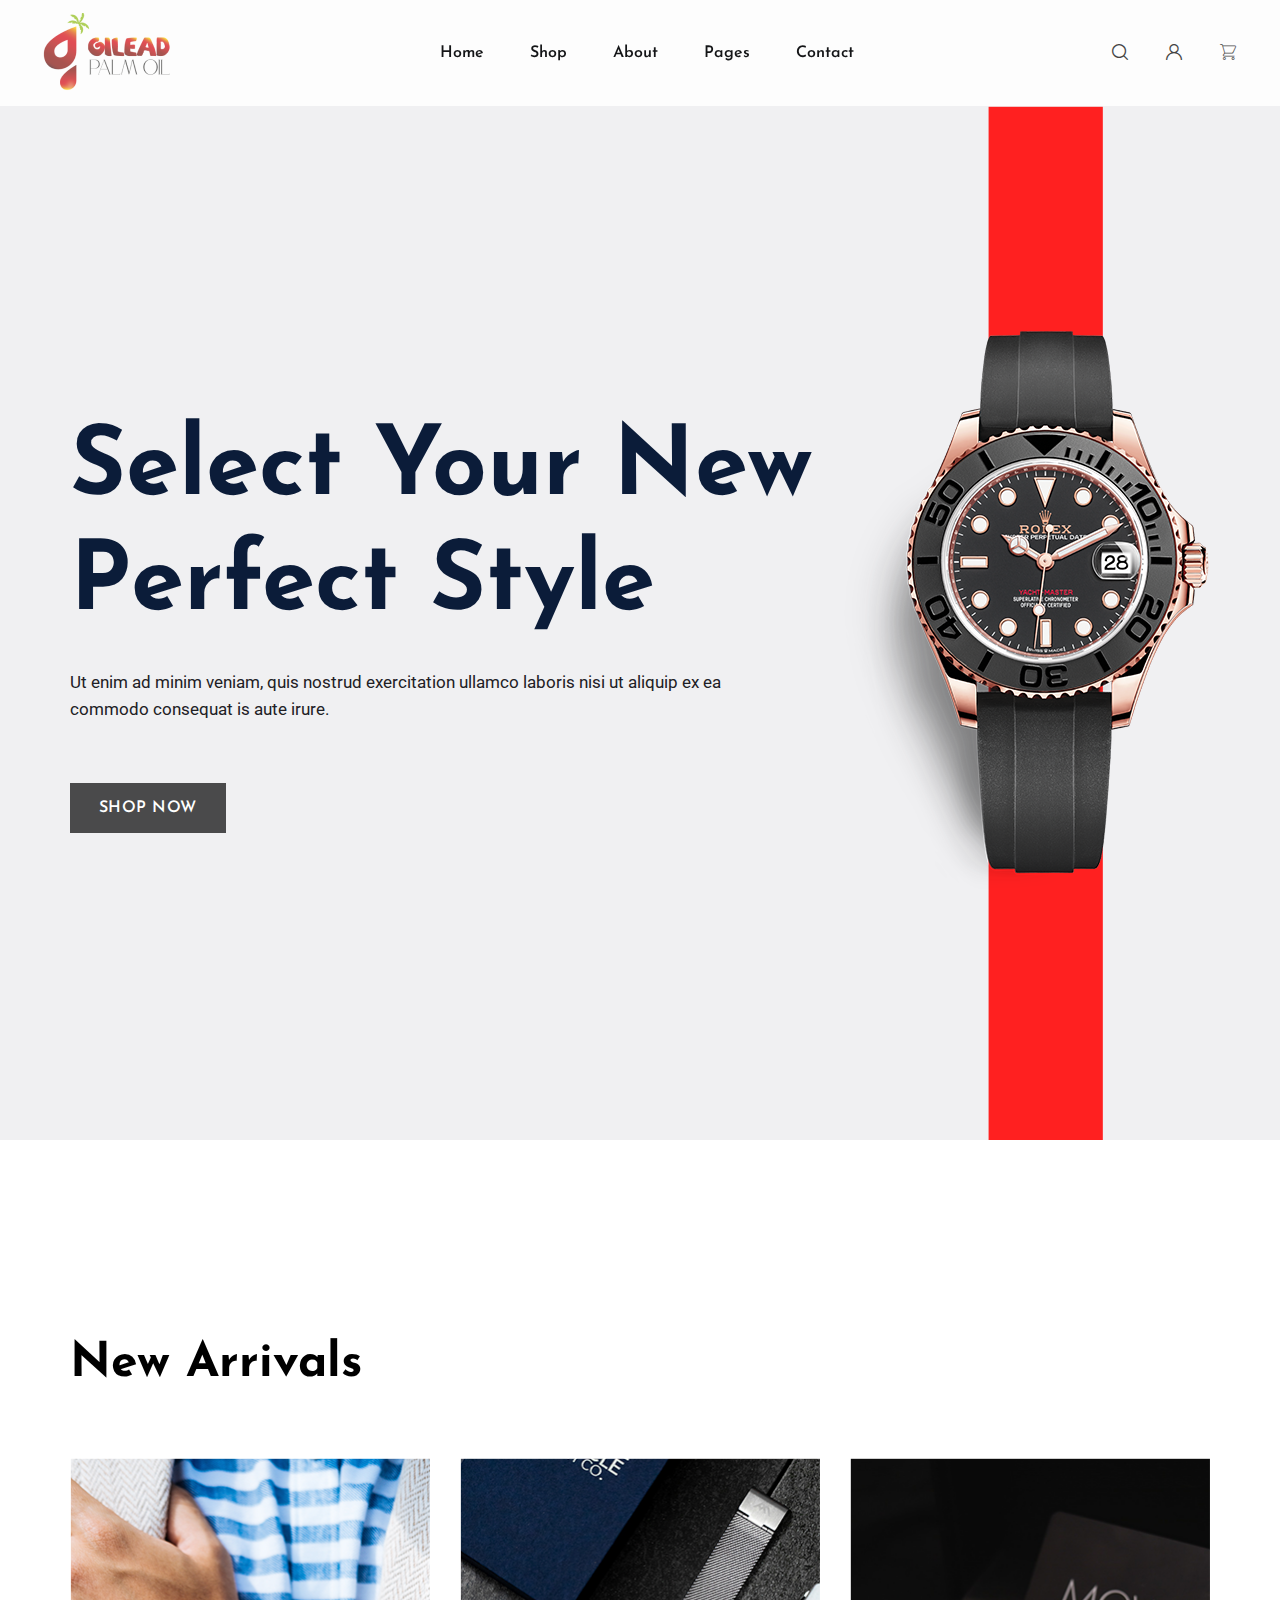
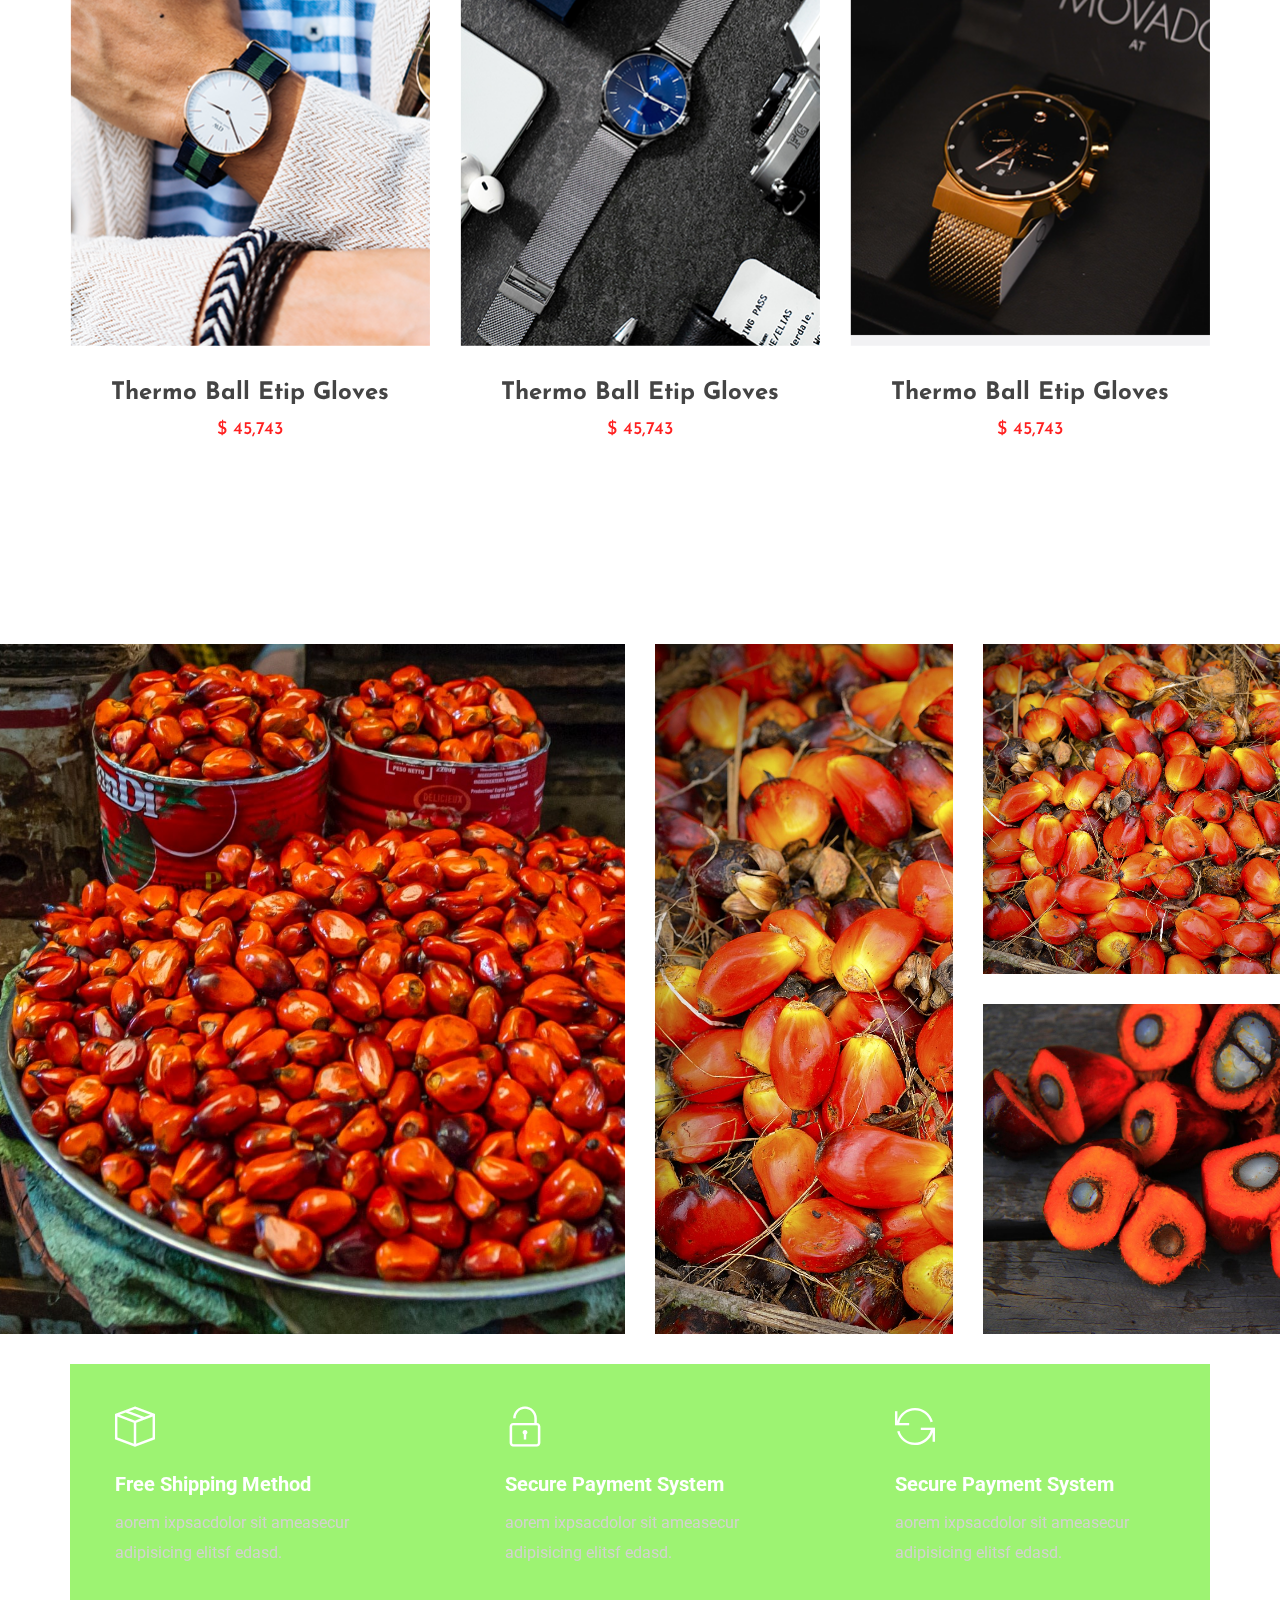
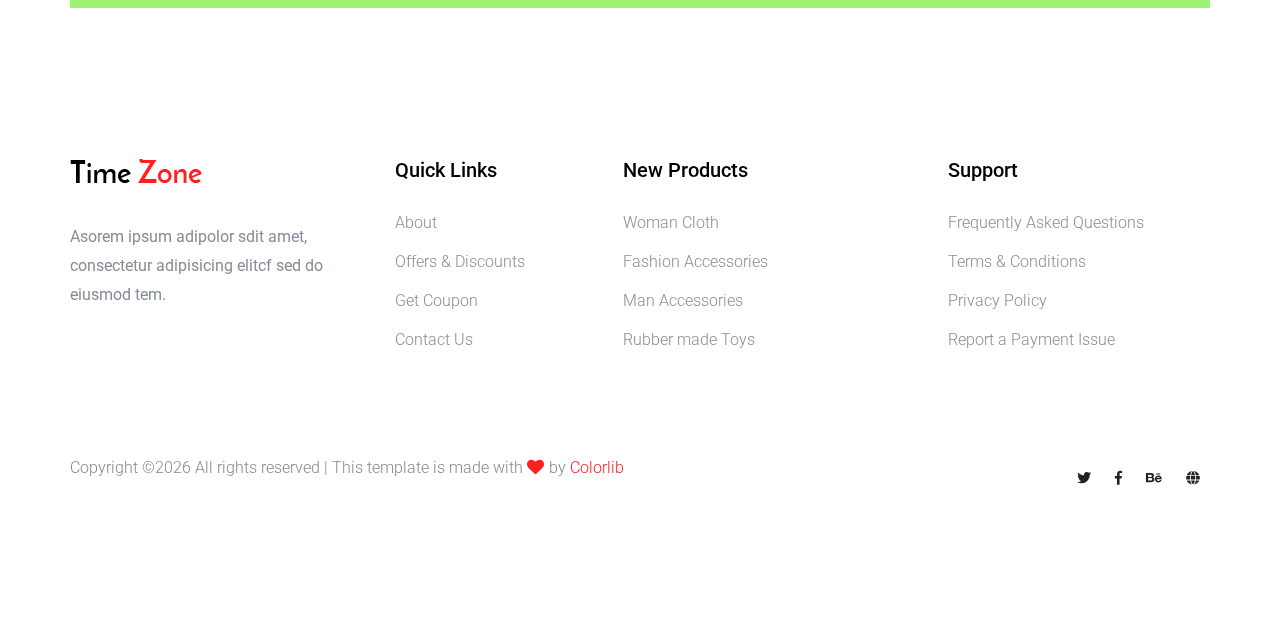
<file: index.html>
<!doctype html>
<html class="no-js" lang="zxx">
<head>
    <meta charset="utf-8">
    <meta http-equiv="x-ua-compatible" content="ie=edge">
    <title>Gilead Palms</title>
    <meta name="description" content="">
    <meta name="viewport" content="width=device-width, initial-scale=1">
    <link rel="manifest" href="site.webmanifest">
    <link rel="shortcut icon" type="image/x-icon" href="assets/img/favicon.ico">

    <!-- CSS here -->
    <link rel="stylesheet" href="assets/css/bootstrap.min.css">
    <link rel="stylesheet" href="assets/css/owl.carousel.min.css">
    <link rel="stylesheet" href="assets/css/flaticon.css">
    <link rel="stylesheet" href="assets/css/slicknav.css">
    <link rel="stylesheet" href="assets/css/animate.min.css">
    <link rel="stylesheet" href="assets/css/magnific-popup.css">
    <link rel="stylesheet" href="assets/css/fontawesome-all.min.css">
    <link rel="stylesheet" href="assets/css/themify-icons.css">
    <link rel="stylesheet" href="assets/css/slick.css">
    <link rel="stylesheet" href="assets/css/nice-select.css">
    <link rel="stylesheet" href="assets/css/style.css">
</head>

<body>
    <!--? Preloader Start -->
    <div id="preloader-active">
        <div class="preloader d-flex align-items-center justify-content-center">
            <div class="preloader-inner position-relative">
                <div class="preloader-circle"></div>
                <div class="preloader-img pere-text">
                    <img src="assets/img/logo/logo.png" alt="">
                </div>
            </div>
        </div>
    </div>
    <!-- Preloader Start -->
    <header>
        <!-- Header Start -->
        <div class="header-area">
            <div class="main-header header-sticky">
                <div class="container-fluid">
                    <div class="menu-wrapper">
                        <!-- Logo -->
                        <div class="logo">
                            <a href="index.html"><img src="assets/img/logo/logo.png" alt=""></a>
                        </div>
                        <!-- Main-menu -->
                        <div class="main-menu d-none d-lg-block">
                            <nav>                                                
                                <ul id="navigation">  
                                    <li><a href="index.html">Home</a></li>
                                    <li><a href="shop.html">Shop</a></li>
                                    <li><a href="about.html">about</a></li>
                                    <!-- <li class="hot"><a href="#">Latest</a>
                                        <ul class="submenu">
                                            <li><a href="shop.html"> Product list</a></li>
                                            <li><a href="product_details.html"> Product Details</a></li>
                                        </ul>
                                    </li> -->
                                   
                                    <li><a href="#">Pages</a>
                                        <ul class="submenu">
                                            <li><a href="login.html">Login</a></li>
                                            <li><a href="cart.html">Cart</a></li>
                                            <li><a href="elements.html">Element</a></li>
                                            <li><a href="confirmation.html">Confirmation</a></li>
                                            <li><a href="checkout.html">Product Checkout</a></li>
                                        </ul>
                                    </li>
                                    <li><a href="contact.html">Contact</a></li>
                                </ul>
                            </nav>
                        </div>
                        <!-- Header Right -->
                        <div class="header-right">
                            <ul>
                                <li>
                                    <div class="nav-search search-switch">
                                        <span class="flaticon-search"></span>
                                    </div>
                                </li>
                                <li> <a href="login.html"><span class="flaticon-user"></span></a></li>
                                <li><a href="cart.html"><span class="flaticon-shopping-cart"></span></a> </li>
                            </ul>
                        </div>
                    </div>
                    <!-- Mobile Menu -->
                    <div class="col-12">
                        <div class="mobile_menu d-block d-lg-none"></div>
                    </div>
                </div>
            </div>
        </div>
        <!-- Header End -->
    </header>
    <main>
        <!--? slider Area Start -->
        <div class="slider-area ">
            <div class="slider-active">
                <!-- Single Slider -->
                <div class="single-slider slider-height d-flex align-items-center slide-bg">
                    <div class="container">
                        <div class="row justify-content-between align-items-center">
                            <div class="col-xl-8 col-lg-8 col-md-8 col-sm-8">
                                <div class="hero__caption">
                                    <h1 data-animation="fadeInLeft" data-delay=".4s" data-duration="2000ms">Select Your New Perfect Style</h1>
                                    <p data-animation="fadeInLeft" data-delay=".7s" data-duration="2000ms">Ut enim ad minim veniam, quis nostrud exercitation ullamco laboris nisi ut aliquip ex ea commodo consequat is aute irure.</p>
                                    <!-- Hero-btn -->
                                    <div class="hero__btn" data-animation="fadeInLeft" data-delay=".8s" data-duration="2000ms">
                                        <a href="industries.html" class="btn hero-btn">Shop Now</a>
                                    </div>
                                </div>
                            </div>
                            <div class="col-xl-3 col-lg-3 col-md-4 col-sm-4 d-none d-sm-block">
                                <div class="hero__img" data-animation="bounceIn" data-delay=".4s">
                                    <img src="assets/img/hero/watch.png" alt="" class=" heartbeat">
                                </div>
                            </div>
                        </div>
                    </div>
                </div>
                <!-- Single Slider -->
                <div class="single-slider slider-height d-flex align-items-center slide-bg">
                    <div class="container">
                        <div class="row justify-content-between align-items-center">
                            <div class="col-xl-8 col-lg-8 col-md-8 col-sm-8">
                                <div class="hero__caption">
                                    <h1 data-animation="fadeInLeft" data-delay=".4s" data-duration="2000ms">Select Your New Perfect Style</h1>
                                    <p data-animation="fadeInLeft" data-delay=".7s" data-duration="2000ms">Ut enim ad minim veniam, quis nostrud exercitation ullamco laboris nisi ut aliquip ex ea commodo consequat is aute irure.</p>
                                    <!-- Hero-btn -->
                                    <div class="hero__btn" data-animation="fadeInLeft" data-delay=".8s" data-duration="2000ms">
                                        <a href="" class="btn hero-btn">Shop Now</a>
                                    </div>
                                </div>
                            </div>
                            <div class="col-xl-3 col-lg-3 col-md-4 col-sm-4 d-none d-sm-block">
                                <div class="hero__img" data-animation="bounceIn" data-delay=".4s">
                                    <img src="assets/img/hero/watch.png" alt="" class=" heartbeat">
                                </div>
                            </div>
                        </div>
                    </div>
                </div>
            </div>
        </div>
        <!-- slider Area End-->
        <!-- ? New Product Start -->
        <section class="new-product-area section-padding30">
            <div class="container">
                <!-- Section tittle -->
                <div class="row">
                    <div class="col-xl-12">
                        <div class="section-tittle mb-70">
                            <h2>New Arrivals</h2>
                        </div>
                    </div>
                </div>
                <div class="row">
                    <div class="col-xl-4 col-lg-4 col-md-6 col-sm-6">
                        <div class="single-new-pro mb-30 text-center">
                            <div class="product-img">
                                <img src="assets/img/gallery/new_product1.png" alt="">
                            </div>
                            <div class="product-caption">
                                <h3><a href="product_details.html">Thermo Ball Etip Gloves</a></h3>
                                <span>$ 45,743</span>
                            </div>
                        </div>
                    </div>
                    <div class="col-xl-4 col-lg-4 col-md-6 col-sm-6">
                        <div class="single-new-pro mb-30 text-center">
                            <div class="product-img">
                                <img src="assets/img/gallery/new_product2.png" alt="">
                            </div>
                            <div class="product-caption">
                                <h3><a href="product_details.html">Thermo Ball Etip Gloves</a></h3>
                                <span>$ 45,743</span>
                            </div>
                        </div>
                    </div>
                    <div class="col-xl-4 col-lg-4 col-md-6 col-sm-6">
                        <div class="single-new-pro mb-30 text-center">
                            <div class="product-img">
                                <img src="assets/img/gallery/new_product3.png" alt="">
                            </div>
                            <div class="product-caption">
                                <h3><a href="product_details.html">Thermo Ball Etip Gloves</a></h3>
                                <span>$ 45,743</span>
                            </div>
                        </div>
                    </div>
                </div>
            </div>
        </section>
        <!--  New Product End -->
        <!--? Gallery Area Start -->
        <div class="gallery-area">
            <div class="container-fluid p-0 fix">
                <div class="row">
                    <div class="col-xl-6 col-lg-4 col-md-6 col-sm-6">
                        <div class="single-gallery mb-30">
                            <div class="gallery-img big-img" style="background-image: url(assets/img/gallery/palm-1.jpg);"></div>
                        </div>
                    </div>
                    <div class="col-xl-3 col-lg-4 col-md-6 col-sm-6">
                        <div class="single-gallery mb-30">
                            <div class="gallery-img big-img" style="background-image: url(assets/img/gallery/palm-4.jpg);"></div>
                        </div>
                    </div>
                    <div class="col-xl-3 col-lg-4 col-md-12">
                        <div class="row">
                            <div class="col-xl-12 col-lg-12 col-md-6 col-sm-6">
                                <div class="single-gallery mb-30">
                                    <div class="gallery-img small-img" style="background-image: url(assets/img/gallery/palm-3.jpg);"></div>
                                </div>
                            </div>
                            <div class="col-xl-12 col-lg-12  col-md-6 col-sm-6">
                                <div class="single-gallery mb-30">
                                    <div class="gallery-img small-img" style="background-image: url(assets/img/gallery/palm-2.jpg);"></div>
                                </div>
                            </div>
                        </div>
                    </div>

                </div>
            </div>
        </div>
        <!-- Gallery Area End -->
        <!--? Popular Items Start -->
        
        <!-- Watch Choice  End-->
        <!--? Shop Method Start-->
        <div class="shop-method-area">
            <div class="container">
                <div class="method-wrapper">
                    <div class="row d-flex justify-content-between">
                        <div class="col-xl-4 col-lg-4 col-md-6">
                            <div class="single-method mb-40">
                                <i class="ti-package"></i>
                                <h6>Free Shipping Method</h6>
                                <p>aorem ixpsacdolor sit ameasecur adipisicing elitsf edasd.</p>
                            </div>
                        </div>
                        <div class="col-xl-4 col-lg-4 col-md-6">
                            <div class="single-method mb-40">
                                <i class="ti-unlock"></i>
                                <h6>Secure Payment System</h6>
                                <p>aorem ixpsacdolor sit ameasecur adipisicing elitsf edasd.</p>
                            </div>
                        </div> 
                        <div class="col-xl-4 col-lg-4 col-md-6">
                            <div class="single-method mb-40">
                                <i class="ti-reload"></i>
                                <h6>Secure Payment System</h6>
                                <p>aorem ixpsacdolor sit ameasecur adipisicing elitsf edasd.</p>
                            </div>
                        </div>
                    </div>
                </div>
            </div>
        </div>
        <!-- Shop Method End-->
    </main>
    <footer>
        <!-- Footer Start-->
        <div class="footer-area footer-padding">
            <div class="container">
                <div class="row d-flex justify-content-between">
                    <div class="col-xl-3 col-lg-3 col-md-5 col-sm-6">
                        <div class="single-footer-caption mb-50">
                            <div class="single-footer-caption mb-30">
                                <!-- logo -->
                                <div class="footer-logo">
                                    <a href="index.html"><img src="assets/img/logo/logo2_footer.png" alt=""></a>
                                </div>
                                <div class="footer-tittle">
                                    <div class="footer-pera">
                                        <p>Asorem ipsum adipolor sdit amet, consectetur adipisicing elitcf sed do eiusmod tem.</p>
                                </div>
                                </div>
                            </div>
                        </div>
                    </div>
                    <div class="col-xl-2 col-lg-3 col-md-3 col-sm-5">
                        <div class="single-footer-caption mb-50">
                            <div class="footer-tittle">
                                <h4>Quick Links</h4>
                                <ul>
                                    <li><a href="#">About</a></li>
                                    <li><a href="#"> Offers & Discounts</a></li>
                                    <li><a href="#"> Get Coupon</a></li>
                                    <li><a href="#">  Contact Us</a></li>
                                </ul>
                            </div>
                        </div>
                    </div>
                    <div class="col-xl-3 col-lg-3 col-md-4 col-sm-7">
                        <div class="single-footer-caption mb-50">
                            <div class="footer-tittle">
                                <h4>New Products</h4>
                                <ul>
                                    <li><a href="#">Woman Cloth</a></li>
                                    <li><a href="#">Fashion Accessories</a></li>
                                    <li><a href="#"> Man Accessories</a></li>
                                    <li><a href="#"> Rubber made Toys</a></li>
                                </ul>
                            </div>
                        </div>
                    </div>
                    <div class="col-xl-3 col-lg-3 col-md-5 col-sm-7">
                        <div class="single-footer-caption mb-50">
                            <div class="footer-tittle">
                                <h4>Support</h4>
                                <ul>
                                    <li><a href="#">Frequently Asked Questions</a></li>
                                    <li><a href="#">Terms & Conditions</a></li>
                                    <li><a href="#">Privacy Policy</a></li>
                                    <li><a href="#">Report a Payment Issue</a></li>
                                </ul>
                            </div>
                        </div>
                    </div>
                </div>
                <!-- Footer bottom -->
                <div class="row align-items-center">
                    <div class="col-xl-7 col-lg-8 col-md-7">
                        <div class="footer-copy-right">
                            <p><!-- Link back to Colorlib can't be removed. Template is licensed under CC BY 3.0. -->
  Copyright &copy;<script>document.write(new Date().getFullYear());</script> All rights reserved | This template is made with <i class="fa fa-heart" aria-hidden="true"></i> by <a href="https://colorlib.com" target="_blank">Colorlib</a>
  <!-- Link back to Colorlib can't be removed. Template is licensed under CC BY 3.0. --></p>                  
                        </div>
                    </div>
                    <div class="col-xl-5 col-lg-4 col-md-5">
                        <div class="footer-copy-right f-right">
                            <!-- social -->
                            <div class="footer-social">
                                <a href="#"><i class="fab fa-twitter"></i></a>
                                <a href="https://www.facebook.com/sai4ull"><i class="fab fa-facebook-f"></i></a>
                                <a href="#"><i class="fab fa-behance"></i></a>
                                <a href="#"><i class="fas fa-globe"></i></a>
                            </div>
                        </div>
                    </div>
                </div>
            </div>
        </div>
        <!-- Footer End-->
    </footer>
    <!--? Search model Begin -->
    <div class="search-model-box">
        <div class="h-100 d-flex align-items-center justify-content-center">
            <div class="search-close-btn">+</div>
            <form class="search-model-form">
                <input type="text" id="search-input" placeholder="Searching key.....">
            </form>
        </div>
    </div>
    <!-- Search model end -->

    <!-- JS here -->

    <script src="./assets/js/vendor/modernizr-3.5.0.min.js"></script>
    <!-- Jquery, Popper, Bootstrap -->
    <script src="./assets/js/vendor/jquery-1.12.4.min.js"></script>
    <script src="./assets/js/popper.min.js"></script>
    <script src="./assets/js/bootstrap.min.js"></script>
    <!-- Jquery Mobile Menu -->
    <script src="./assets/js/jquery.slicknav.min.js"></script>

    <!-- Jquery Slick , Owl-Carousel Plugins -->
    <script src="./assets/js/owl.carousel.min.js"></script>
    <script src="./assets/js/slick.min.js"></script>

    <!-- One Page, Animated-HeadLin -->
    <script src="./assets/js/wow.min.js"></script>
    <script src="./assets/js/animated.headline.js"></script>
    <script src="./assets/js/jquery.magnific-popup.js"></script>

    <!-- Scrollup, nice-select, sticky -->
    <script src="./assets/js/jquery.scrollUp.min.js"></script>
    <script src="./assets/js/jquery.nice-select.min.js"></script>
    <script src="./assets/js/jquery.sticky.js"></script>
    
    <!-- contact js -->
    <script src="./assets/js/contact.js"></script>
    <script src="./assets/js/jquery.form.js"></script>
    <script src="./assets/js/jquery.validate.min.js"></script>
    <script src="./assets/js/mail-script.js"></script>
    <script src="./assets/js/jquery.ajaxchimp.min.js"></script>
    
    <!-- Jquery Plugins, main Jquery -->	
    <script src="./assets/js/plugins.js"></script>
    <script src="./assets/js/main.js"></script>
    
</body>
</html>
</file>
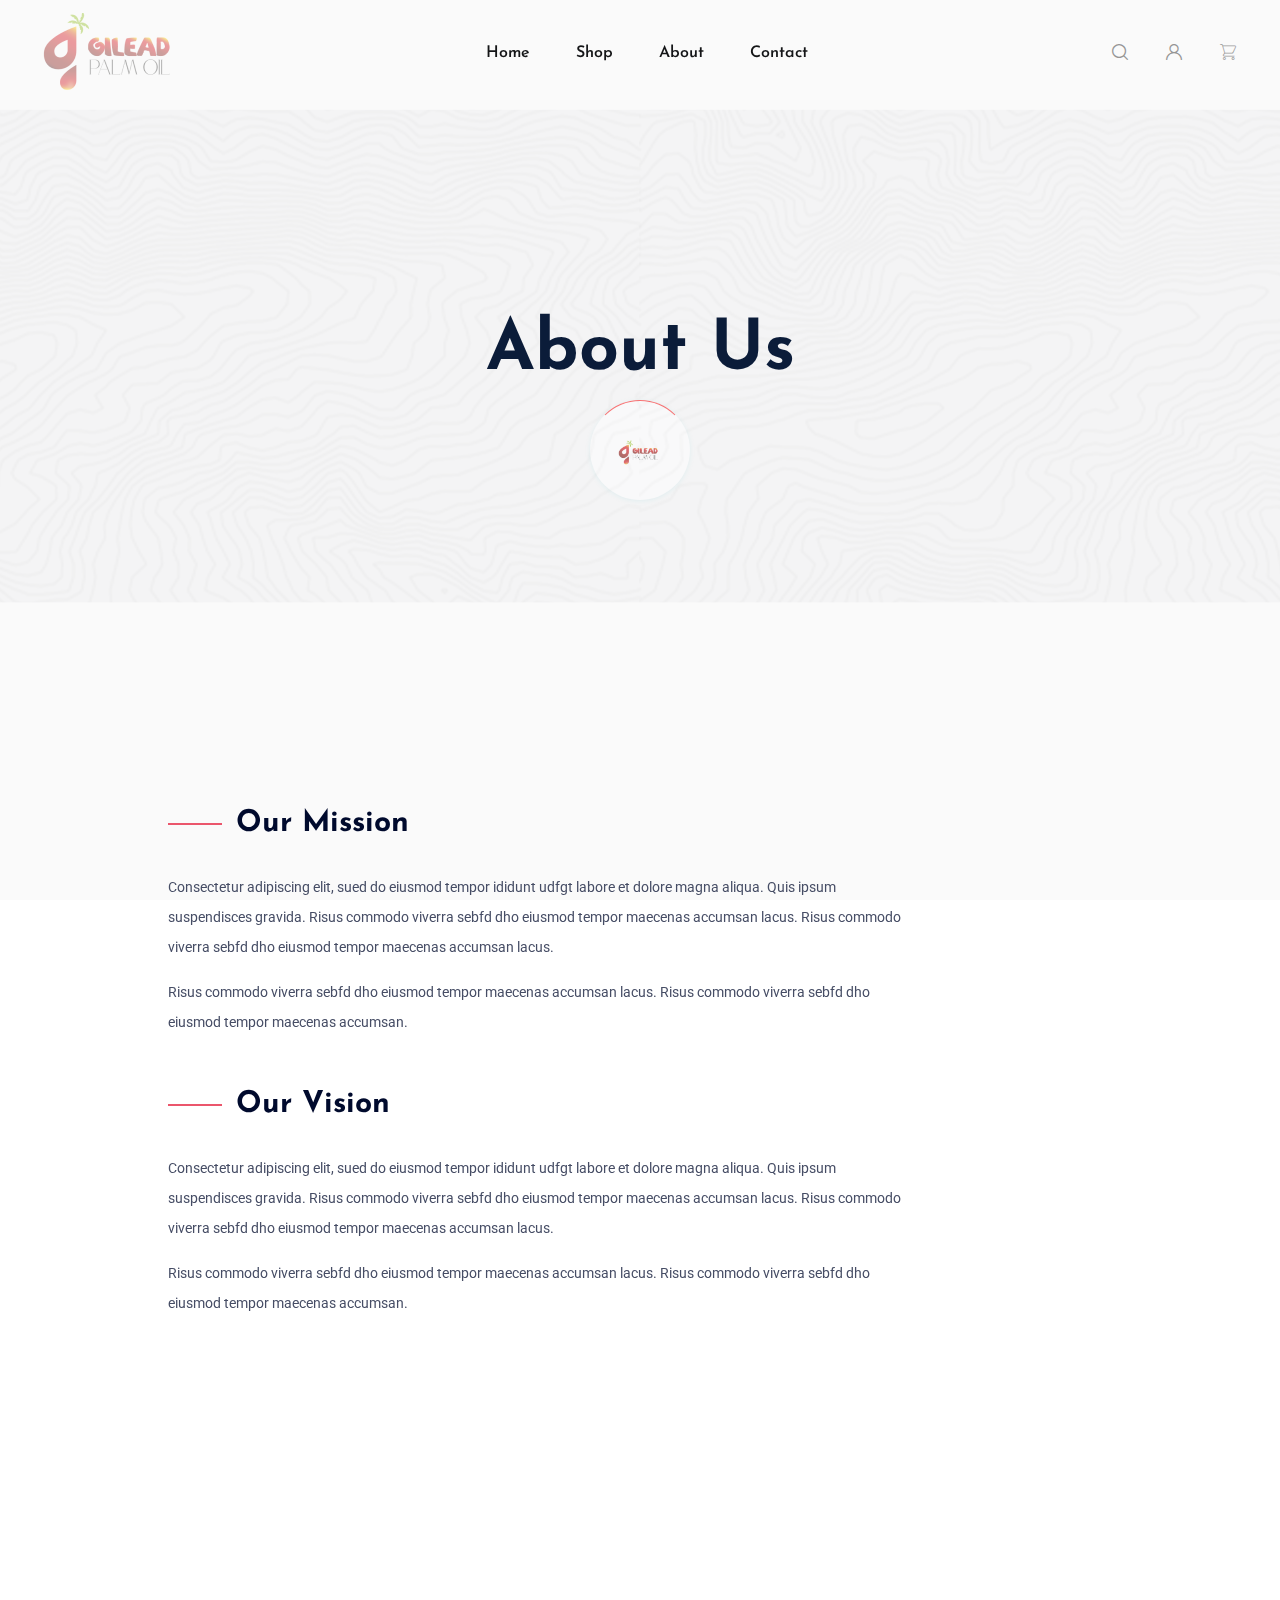
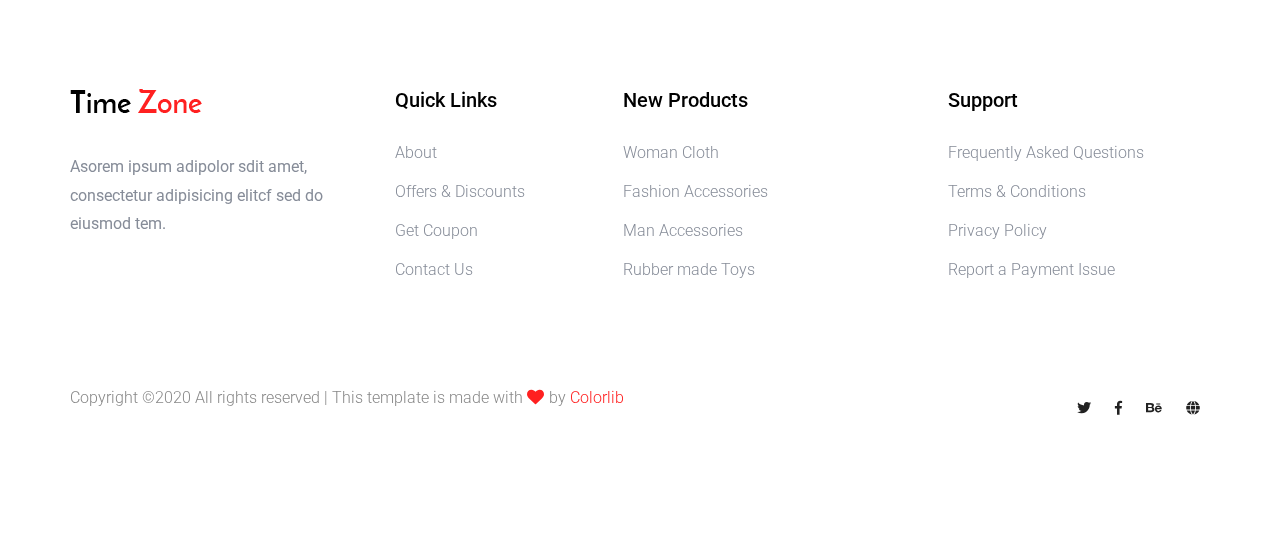
<file: about.html>
<!doctype html>
<html class="no-js" lang="zxx">
<head>
    <meta charset="utf-8">
    <meta http-equiv="x-ua-compatible" content="ie=edge">
    <title>Watch shop | eCommers</title>
    <meta name="description" content="">
    <meta name="viewport" content="width=device-width, initial-scale=1">
    <link rel="manifest" href="site.webmanifest">
    <link rel="shortcut icon" type="image/x-icon" href="assets/img/favicon.ico">

    <!-- CSS here -->
        <link rel="stylesheet" href="assets/css/bootstrap.min.css">
        <link rel="stylesheet" href="assets/css/owl.carousel.min.css">
        <link rel="stylesheet" href="assets/css/flaticon.css">
        <link rel="stylesheet" href="assets/css/slicknav.css">
        <link rel="stylesheet" href="assets/css/animate.min.css">
        <link rel="stylesheet" href="assets/css/magnific-popup.css">
        <link rel="stylesheet" href="assets/css/fontawesome-all.min.css">
        <link rel="stylesheet" href="assets/css/themify-icons.css">
        <link rel="stylesheet" href="assets/css/slick.css">
        <link rel="stylesheet" href="assets/css/nice-select.css">
        <link rel="stylesheet" href="assets/css/style.css">
</head>

<body>
    <!--? Preloader Start -->
    <div id="preloader-active">
        <div class="preloader d-flex align-items-center justify-content-center">
            <div class="preloader-inner position-relative">
                <div class="preloader-circle"></div>
                <div class="preloader-img pere-text">
                    <img src="assets/img/logo/logo.png" alt="">
                </div>
            </div>
        </div>
    </div>
    <!-- Preloader Start -->
    <header>
        <!-- Header Start -->
        <div class="header-area">
            <div class="main-header header-sticky">
                <div class="container-fluid">
                    <div class="menu-wrapper">
                        <!-- Logo -->
                        <div class="logo">
                            <a href="index.html"><img src="assets/img/logo/logo.png" alt=""></a>
                        </div>
                        <!-- Main-menu -->
                        <div class="main-menu d-none d-lg-block">
                            <nav>                                                
                                <ul id="navigation">  
                                    <li><a href="index.html">Home</a></li>
                                    <li><a href="shop.html">shop</a></li>
                                    <li><a href="about.html">about</a></li>
                                    <!-- <li class="hot"><a href="#">Latest</a>
                                        <ul class="submenu">
                                            <li><a href="shop.html"> Product list</a></li>
                                            <li><a href="product_details.html"> Product Details</a></li>
                                        </ul>
                                    </li>
                                    <li><a href="blog.html">Blog</a>
                                        <ul class="submenu">
                                            <li><a href="blog.html">Blog</a></li>
                                            <li><a href="blog-details.html">Blog Details</a></li>
                                        </ul>
                                    </li>
                                    <li><a href="#">Pages</a>
                                        <ul class="submenu">
                                            <li><a href="login.html">Login</a></li>
                                            <li><a href="cart.html">Cart</a></li>
                                            <li><a href="elements.html">Element</a></li>
                                            <li><a href="confirmation.html">Confirmation</a></li>
                                            <li><a href="checkout.html">Product Checkout</a></li>
                                        </ul>
                                    </li> -->
                                    <li><a href="contact.html">Contact</a></li>
                                </ul>
                            </nav>
                        </div>
                        <!-- Header Right -->
                        <div class="header-right">
                            <ul>
                                <li>
                                    <div class="nav-search search-switch">
                                        <span class="flaticon-search"></span>
                                    </div>
                                </li>
                                <li> <a href="login.html"><span class="flaticon-user"></span></a></li>
                                <li><a href="cart.html"><span class="flaticon-shopping-cart"></span></a> </li>
                            </ul>
                        </div>
                    </div>
                    <!-- Mobile Menu -->
                    <div class="col-12">
                        <div class="mobile_menu d-block d-lg-none"></div>
                    </div>
                </div>
            </div>
        </div>
        <!-- Header End -->
    </header>
    <main>
        <!-- Hero Area Start-->
        <div class="slider-area ">
            <div class="single-slider slider-height2 d-flex align-items-center">
                <div class="container">
                    <div class="row">
                        <div class="col-xl-12">
                            <div class="hero-cap text-center">
                                <h2>About Us</h2>
                            </div>
                        </div>
                    </div>
                </div>
            </div>
        </div>
        <!-- Hero Area End-->
        <!-- About Details Start -->
        <div class="about-details section-padding30">
            <div class="container">
                <div class="row">
                    <div class="offset-xl-1 col-lg-8">
                        <div class="about-details-cap mb-50">
                            <h4>Our Mission</h4>
                            <p>Consectetur adipiscing elit, sued do eiusmod tempor ididunt udfgt labore et dolore magna aliqua. Quis ipsum suspendisces gravida. Risus commodo viverra sebfd dho eiusmod tempor maecenas accumsan lacus. Risus commodo viverra sebfd dho eiusmod tempor maecenas accumsan lacus.
                            </p>
                            <p> Risus commodo viverra sebfd dho eiusmod tempor maecenas accumsan lacus. Risus commodo viverra sebfd dho eiusmod tempor maecenas accumsan.</p>
                        </div>

                        <div class="about-details-cap mb-50">
                            <h4>Our Vision</h4>
                            <p>Consectetur adipiscing elit, sued do eiusmod tempor ididunt udfgt labore et dolore magna aliqua. Quis ipsum suspendisces gravida. Risus commodo viverra sebfd dho eiusmod tempor maecenas accumsan lacus. Risus commodo viverra sebfd dho eiusmod tempor maecenas accumsan lacus.
                            </p>
                            <p> Risus commodo viverra sebfd dho eiusmod tempor maecenas accumsan lacus. Risus commodo viverra sebfd dho eiusmod tempor maecenas accumsan.</p>
                        </div>
                    </div>
                </div>
            </div>
        </div>
        <!-- About Details End -->
        <!--? Video Area Start -->
        <!-- <div class="video-area mb-100">
            <div class="container-fluid">
                <div class="row align-items-center">
                    <div class="col-lg-12">
                    <div class="video-wrap">
                        <div class="play-btn "><a class="popup-video" href="https://www.youtube.com/watch?v=KMc6DyEJp04"><i class="fas fa-play"></i></a></div>
                    </div>
                    </div>
                </div> -->
                <!-- Arrow -->
                <!-- <div class="thumb-content-box">
                    <div class="thumb-content">
                        <h3>Next Video</h3>
                        <a href="#"> <i class="flaticon-arrow"></i></a>
                    </div>
                </div>
            </div>
        </div> -->
        <!-- Video Area End -->
        <!--? Shop Method Start-->
        <!-- <div class="shop-method-area">
            <div class="container">
                <div class="method-wrapper">
                    <div class="row d-flex justify-content-between">
                        <div class="col-xl-4 col-lg-4 col-md-6">
                            <div class="single-method mb-40">
                                <i class="ti-package"></i>
                                <h6>Free Shipping Method</h6>
                                <p>aorem ixpsacdolor sit ameasecur adipisicing elitsf edasd.</p>
                            </div>
                        </div>
                        <div class="col-xl-4 col-lg-4 col-md-6">
                            <div class="single-method mb-40">
                                <i class="ti-unlock"></i>
                                <h6>Secure Payment System</h6>
                                <p>aorem ixpsacdolor sit ameasecur adipisicing elitsf edasd.</p>
                            </div>
                        </div> 
                        <div class="col-xl-4 col-lg-4 col-md-6">
                            <div class="single-method mb-40">
                                <i class="ti-reload"></i>
                                <h6>Secure Payment System</h6>
                                <p>aorem ixpsacdolor sit ameasecur adipisicing elitsf edasd.</p>
                            </div>
                        </div>
                    </div>
                </div>
            </div>
        </div> -->
        <!-- Shop Method End-->
    </main>
    <footer>
        <!-- Footer Start-->
        <div class="footer-area footer-padding">
            <div class="container">
                <div class="row d-flex justify-content-between">
                    <div class="col-xl-3 col-lg-3 col-md-5 col-sm-6">
                        <div class="single-footer-caption mb-50">
                            <div class="single-footer-caption mb-30">
                                <!-- logo -->
                                <div class="footer-logo">
                                    <a href="index.html"><img src="assets/img/logo/logo2_footer.png" alt=""></a>
                                </div>
                                <div class="footer-tittle">
                                    <div class="footer-pera">
                                        <p>Asorem ipsum adipolor sdit amet, consectetur adipisicing elitcf sed do eiusmod tem.</p>
                                </div>
                                </div>
                            </div>
                        </div>
                    </div>
                    <div class="col-xl-2 col-lg-3 col-md-3 col-sm-5">
                        <div class="single-footer-caption mb-50">
                            <div class="footer-tittle">
                                <h4>Quick Links</h4>
                                <ul>
                                    <li><a href="#">About</a></li>
                                    <li><a href="#"> Offers & Discounts</a></li>
                                    <li><a href="#"> Get Coupon</a></li>
                                    <li><a href="#">  Contact Us</a></li>
                                </ul>
                            </div>
                        </div>
                    </div>
                    <div class="col-xl-3 col-lg-3 col-md-4 col-sm-7">
                        <div class="single-footer-caption mb-50">
                            <div class="footer-tittle">
                                <h4>New Products</h4>
                                <ul>
                                    <li><a href="#">Woman Cloth</a></li>
                                    <li><a href="#">Fashion Accessories</a></li>
                                    <li><a href="#"> Man Accessories</a></li>
                                    <li><a href="#"> Rubber made Toys</a></li>
                                </ul>
                            </div>
                        </div>
                    </div>
                    <div class="col-xl-3 col-lg-3 col-md-5 col-sm-7">
                        <div class="single-footer-caption mb-50">
                            <div class="footer-tittle">
                                <h4>Support</h4>
                                <ul>
                                    <li><a href="#">Frequently Asked Questions</a></li>
                                    <li><a href="#">Terms & Conditions</a></li>
                                    <li><a href="#">Privacy Policy</a></li>
                                    <li><a href="#">Report a Payment Issue</a></li>
                                </ul>
                            </div>
                        </div>
                    </div>
                </div>
                <!-- Footer bottom -->
                <div class="row align-items-center">
                    <div class="col-xl-7 col-lg-8 col-md-7">
                        <div class="footer-copy-right">
                            <p>Copyright ©2020 All rights reserved | This template is made with <i class="fa fa-heart" aria-hidden="true"></i>  by <a href="https://colorlib.com/">Colorlib</a></p>                   
                        </div>
                    </div>
                    <div class="col-xl-5 col-lg-4 col-md-5">
                        <div class="footer-copy-right f-right">
                            <!-- social -->
                            <div class="footer-social">
                                <a href="#"><i class="fab fa-twitter"></i></a>
                                <a href="https://www.facebook.com/sai4ull"><i class="fab fa-facebook-f"></i></a>
                                <a href="#"><i class="fab fa-behance"></i></a>
                                <a href="#"><i class="fas fa-globe"></i></a>
                            </div>
                        </div>
                    </div>
                </div>
            </div>
        </div>
        <!-- Footer End-->
    </footer>
    <!--? Search model Begin -->
    <div class="search-model-box">
        <div class="h-100 d-flex align-items-center justify-content-center">
            <div class="search-close-btn">+</div>
            <form class="search-model-form">
                <input type="text" id="search-input" placeholder="Searching key.....">
            </form>
        </div>
    </div>
    <!-- Search model end -->

    <!-- JS here -->

    <script src="./assets/js/vendor/modernizr-3.5.0.min.js"></script>
    <!-- Jquery, Popper, Bootstrap -->
    <script src="./assets/js/vendor/jquery-1.12.4.min.js"></script>
    <script src="./assets/js/popper.min.js"></script>
    <script src="./assets/js/bootstrap.min.js"></script>
    <!-- Jquery Mobile Menu -->
    <script src="./assets/js/jquery.slicknav.min.js"></script>

    <!-- Jquery Slick , Owl-Carousel Plugins -->
    <script src="./assets/js/owl.carousel.min.js"></script>
    <script src="./assets/js/slick.min.js"></script>

    <!-- One Page, Animated-HeadLin -->
    <script src="./assets/js/wow.min.js"></script>
    <script src="./assets/js/animated.headline.js"></script>
    <script src="./assets/js/jquery.magnific-popup.js"></script>

    <!-- Scrollup, nice-select, sticky -->
    <script src="./assets/js/jquery.scrollUp.min.js"></script>
    <script src="./assets/js/jquery.nice-select.min.js"></script>
    <script src="./assets/js/jquery.sticky.js"></script>
    
    <!-- contact js -->
    <script src="./assets/js/contact.js"></script>
    <script src="./assets/js/jquery.form.js"></script>
    <script src="./assets/js/jquery.validate.min.js"></script>
    <script src="./assets/js/mail-script.js"></script>
    <script src="./assets/js/jquery.ajaxchimp.min.js"></script>
    
    <!-- Jquery Plugins, main Jquery -->	
    <script src="./assets/js/plugins.js"></script>
    <script src="./assets/js/main.js"></script>

</body>
</html>
</file>
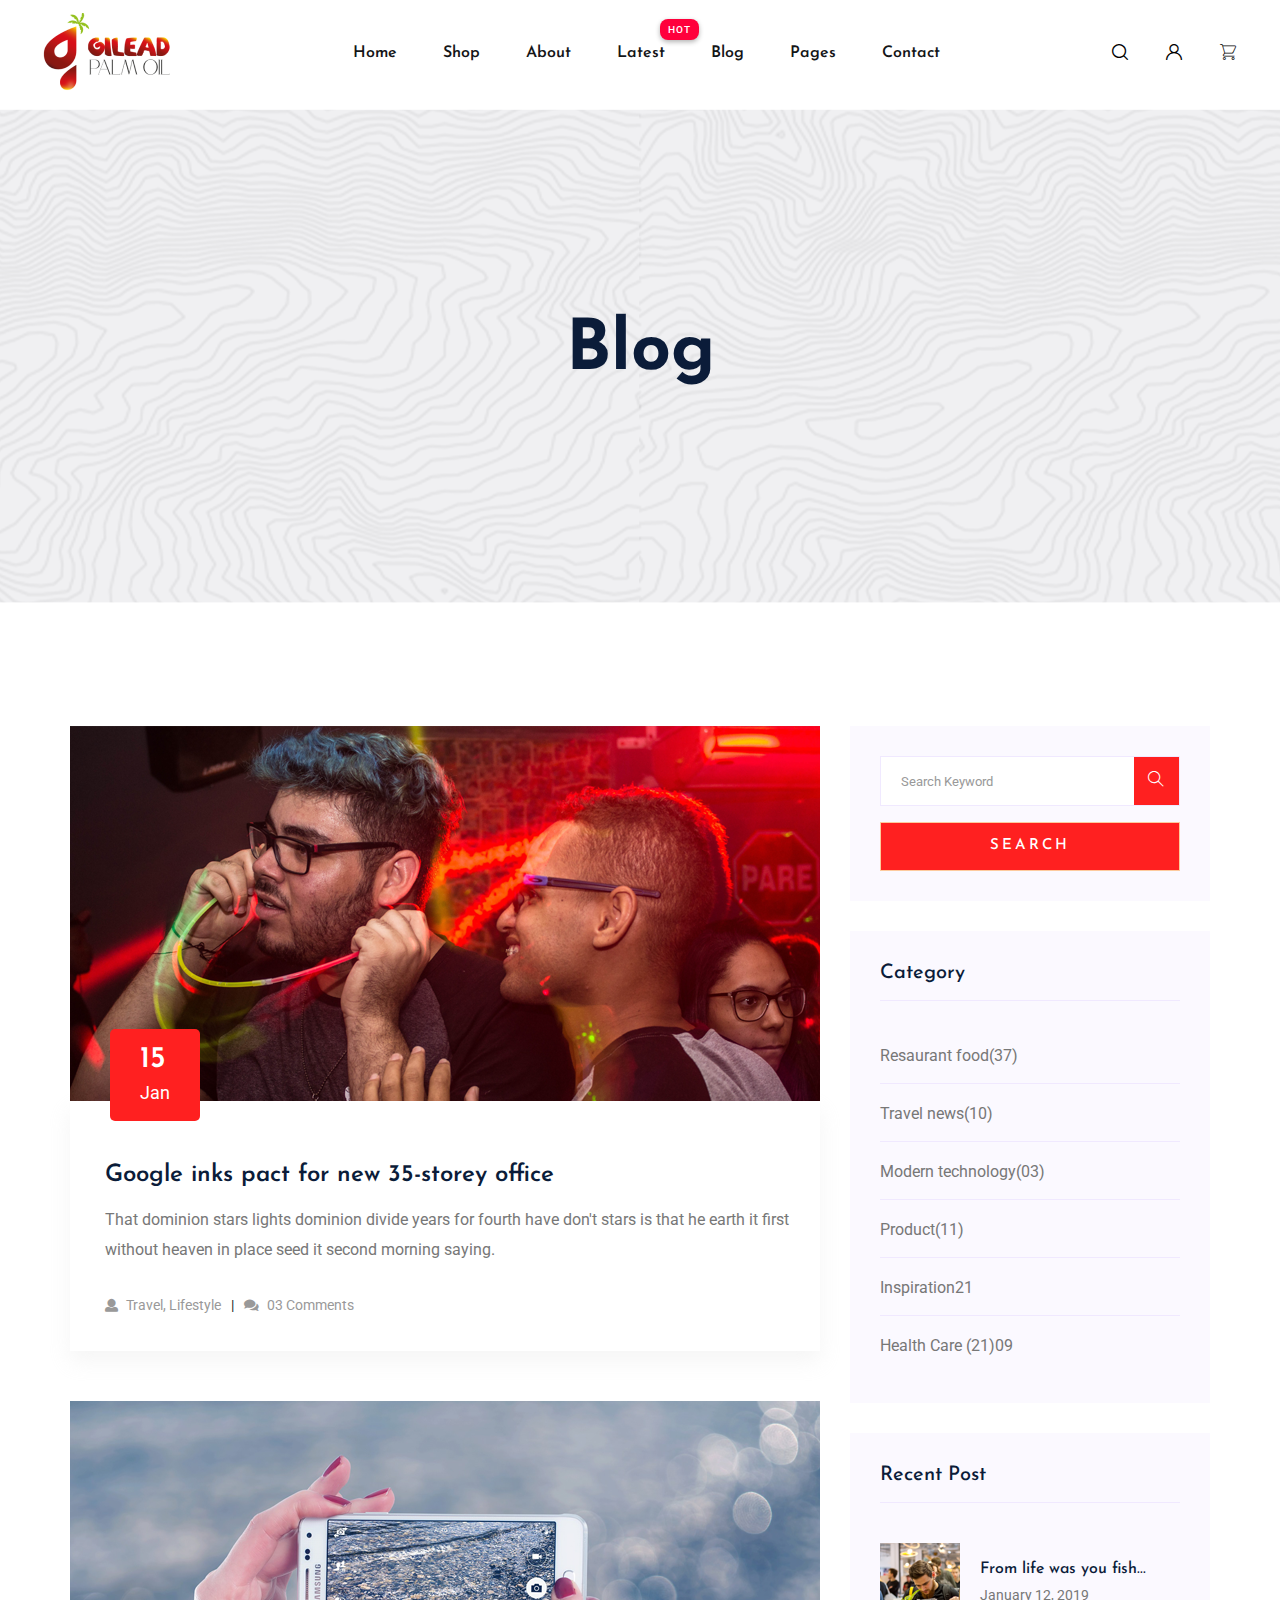
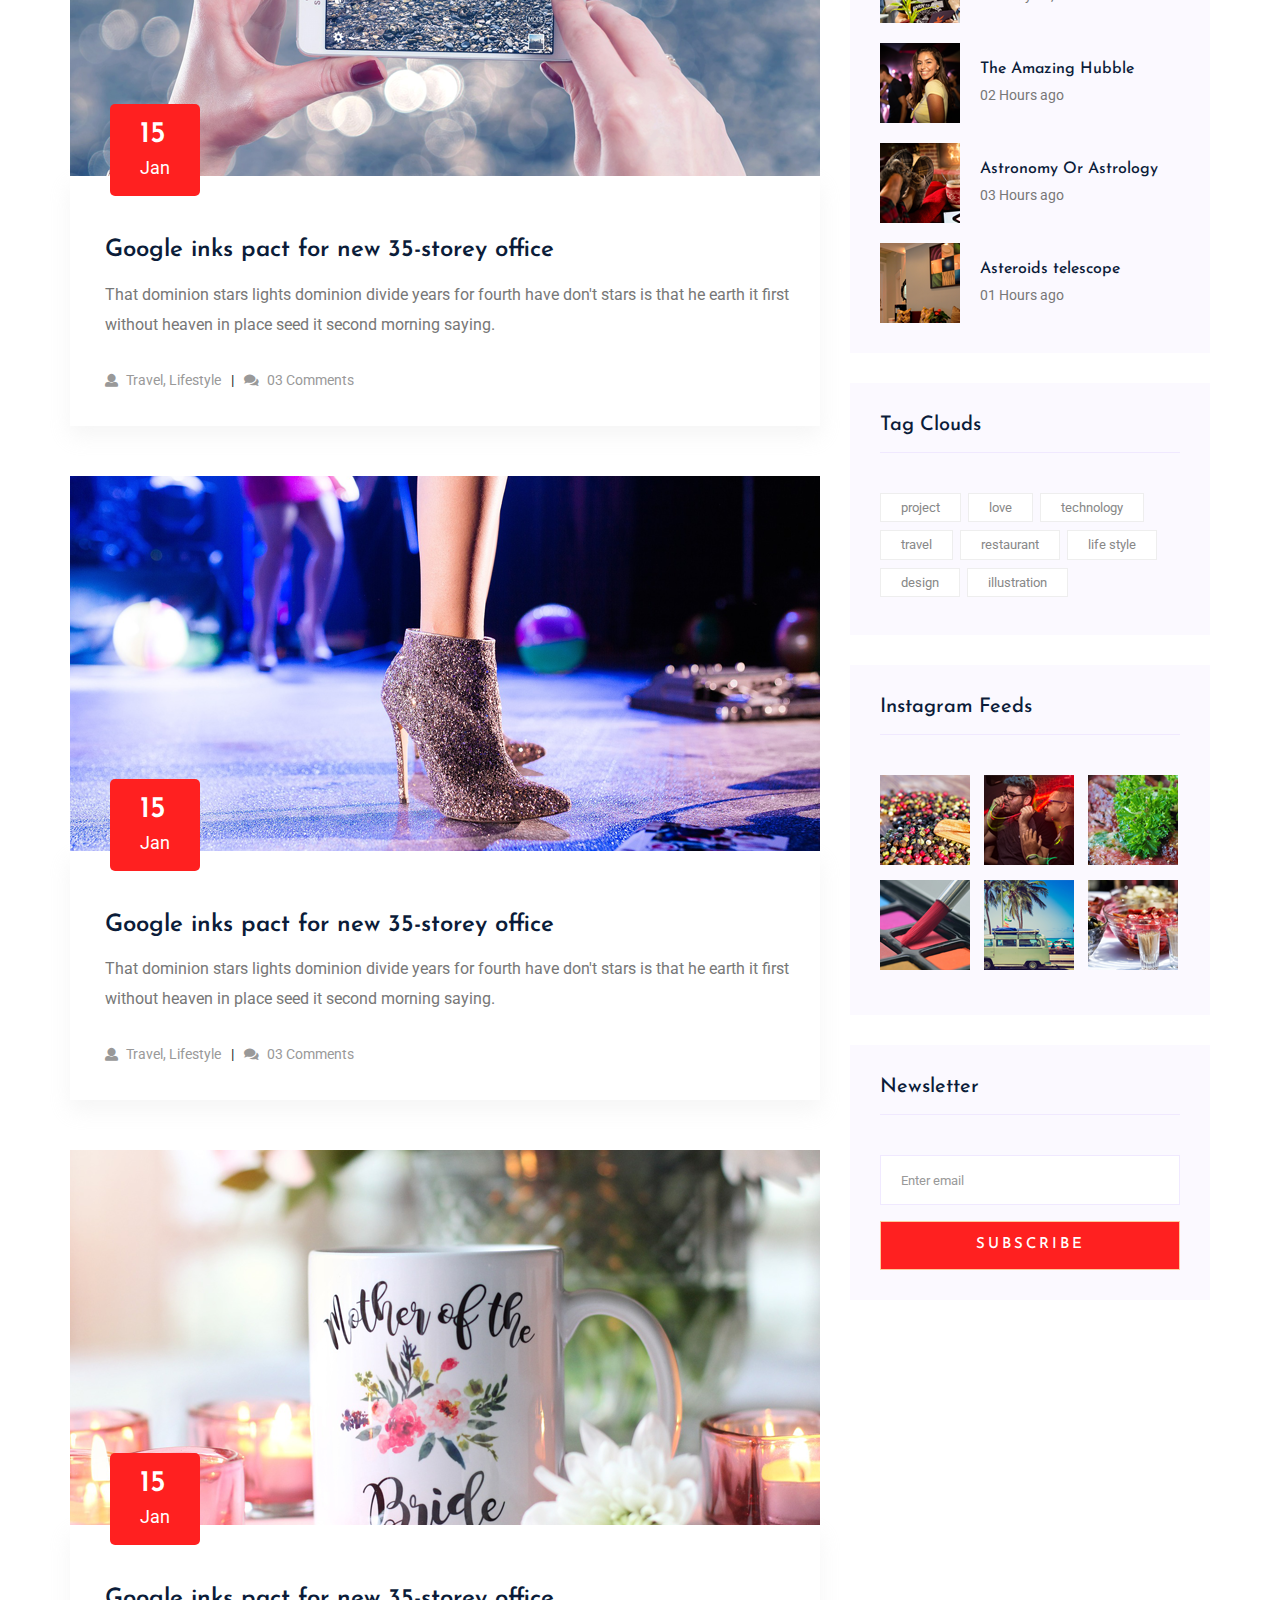
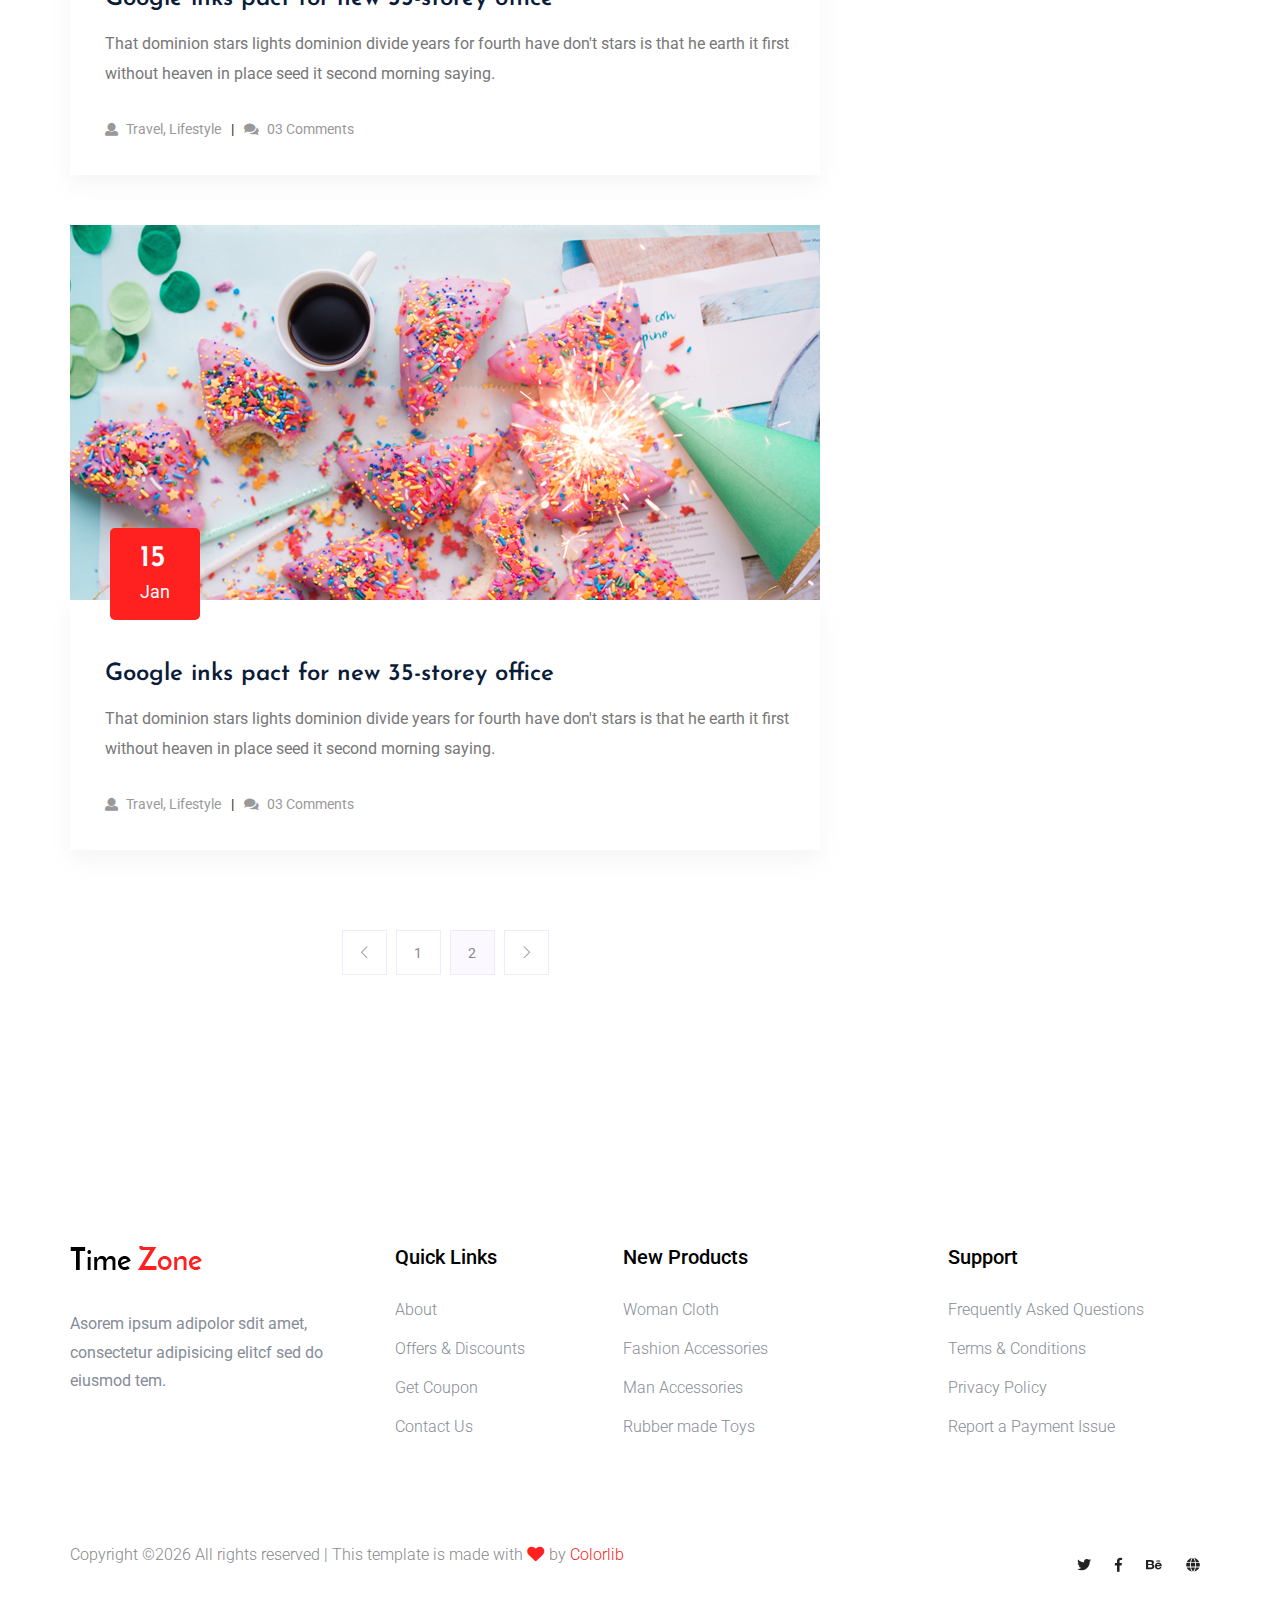
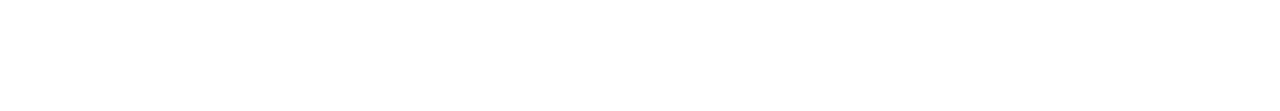
<file: blog.html>
<!doctype html>
<html class="no-js" lang="zxx">
<head>
    <meta charset="utf-8">
    <meta http-equiv="x-ua-compatible" content="ie=edge">
    <title>Watch shop | eCommers</title>
    <meta name="description" content="">
    <meta name="viewport" content="width=device-width, initial-scale=1">
    <link rel="manifest" href="site.webmanifest">
    <link rel="shortcut icon" type="image/x-icon" href="assets/img/favicon.ico">

    <!-- CSS here -->
        <link rel="stylesheet" href="assets/css/bootstrap.min.css">
        <link rel="stylesheet" href="assets/css/owl.carousel.min.css">
        <link rel="stylesheet" href="assets/css/flaticon.css">
        <link rel="stylesheet" href="assets/css/slicknav.css">
        <link rel="stylesheet" href="assets/css/animate.min.css">
        <link rel="stylesheet" href="assets/css/magnific-popup.css">
        <link rel="stylesheet" href="assets/css/fontawesome-all.min.css">
        <link rel="stylesheet" href="assets/css/themify-icons.css">
        <link rel="stylesheet" href="assets/css/slick.css">
        <link rel="stylesheet" href="assets/css/nice-select.css">
        <link rel="stylesheet" href="assets/css/style.css">
</head>
<body>
    <header>
        <!-- Header Start -->
        <div class="header-area">
            <div class="main-header header-sticky">
                <div class="container-fluid">
                    <div class="menu-wrapper">
                        <!-- Logo -->
                        <div class="logo">
                            <a href="index.html"><img src="assets/img/logo/logo.png" alt=""></a>
                        </div>
                        <!-- Main-menu -->
                        <div class="main-menu d-none d-lg-block">
                            <nav>                                                
                                <ul id="navigation">  
                                    <li><a href="index.html">Home</a></li>
                                    <li><a href="shop.html">shop</a></li>
                                    <li><a href="about.html">about</a></li>
                                    <li class="hot"><a href="#">Latest</a>
                                        <ul class="submenu">
                                            <li><a href="shop.html"> Product list</a></li>
                                            <li><a href="product_details.html"> Product Details</a></li>
                                        </ul>
                                    </li>
                                    <li><a href="blog.html">Blog</a>
                                        <ul class="submenu">
                                            <li><a href="blog.html">Blog</a></li>
                                            <li><a href="blog-details.html">Blog Details</a></li>
                                        </ul>
                                    </li>
                                    <li><a href="#">Pages</a>
                                        <ul class="submenu">
                                            <li><a href="login.html">Login</a></li>
                                            <li><a href="cart.html">Cart</a></li>
                                            <li><a href="elements.html">Element</a></li>
                                            <li><a href="confirmation.html">Confirmation</a></li>
                                            <li><a href="checkout.html">Product Checkout</a></li>
                                        </ul>
                                    </li>
                                    <li><a href="contact.html">Contact</a></li>
                                </ul>
                            </nav>
                        </div>
                        <!-- Header Right -->
                        <div class="header-right">
                            <ul>
                                <li>
                                    <div class="nav-search search-switch">
                                        <span class="flaticon-search"></span>
                                    </div>
                                </li>
                                <li> <a href="login.html"><span class="flaticon-user"></span></a></li>
                                <li><a href="cart.html"><span class="flaticon-shopping-cart"></span></a> </li>
                            </ul>
                        </div>
                    </div>
                    <!-- Mobile Menu -->
                    <div class="col-12">
                        <div class="mobile_menu d-block d-lg-none"></div>
                    </div>
                </div>
            </div>
        </div>
        <!-- Header End -->
    </header>
    <main>
        <!--? Hero Area Start-->
        <div class="slider-area ">
            <div class="single-slider slider-height2 d-flex align-items-center">
                <div class="container">
                    <div class="row">
                        <div class="col-xl-12">
                            <div class="hero-cap text-center">
                                <h2>Blog</h2>
                            </div>
                        </div>
                    </div>
                </div>
            </div>
        </div>
        <!--? Hero Area End-->
        <!--================Blog Area =================-->
        <section class="blog_area section-padding">
            <div class="container">
                <div class="row">
                    <div class="col-lg-8 mb-5 mb-lg-0">
                        <div class="blog_left_sidebar">
                            <article class="blog_item">
                                <div class="blog_item_img">
                                    <img class="card-img rounded-0" src="assets/img/blog/single_blog_1.png" alt="">
                                    <a href="#" class="blog_item_date">
                                        <h3>15</h3>
                                        <p>Jan</p>
                                    </a>
                                </div>

                                <div class="blog_details">
                                    <a class="d-inline-block" href="single-blog.html">
                                        <h2>Google inks pact for new 35-storey office</h2>
                                    </a>
                                    <p>That dominion stars lights dominion divide years for fourth have don't stars is that
                                        he earth it first without heaven in place seed it second morning saying.</p>
                                    <ul class="blog-info-link">
                                        <li><a href="#"><i class="fa fa-user"></i> Travel, Lifestyle</a></li>
                                        <li><a href="#"><i class="fa fa-comments"></i> 03 Comments</a></li>
                                    </ul>
                                </div>
                            </article>

                            <article class="blog_item">
                                <div class="blog_item_img">
                                    <img class="card-img rounded-0" src="assets/img/blog/single_blog_2.png" alt="">
                                    <a href="#" class="blog_item_date">
                                        <h3>15</h3>
                                        <p>Jan</p>
                                    </a>
                                </div>

                                <div class="blog_details">
                                    <a class="d-inline-block" href="single-blog.html">
                                        <h2>Google inks pact for new 35-storey office</h2>
                                    </a>
                                    <p>That dominion stars lights dominion divide years for fourth have don't stars is that
                                        he earth it first without heaven in place seed it second morning saying.</p>
                                    <ul class="blog-info-link">
                                        <li><a href="#"><i class="fa fa-user"></i> Travel, Lifestyle</a></li>
                                        <li><a href="#"><i class="fa fa-comments"></i> 03 Comments</a></li>
                                    </ul>
                                </div>
                            </article>

                            <article class="blog_item">
                                <div class="blog_item_img">
                                    <img class="card-img rounded-0" src="assets/img/blog/single_blog_3.png" alt="">
                                    <a href="#" class="blog_item_date">
                                        <h3>15</h3>
                                        <p>Jan</p>
                                    </a>
                                </div>

                                <div class="blog_details">
                                    <a class="d-inline-block" href="single-blog.html">
                                        <h2>Google inks pact for new 35-storey office</h2>
                                    </a>
                                    <p>That dominion stars lights dominion divide years for fourth have don't stars is that
                                        he earth it first without heaven in place seed it second morning saying.</p>
                                    <ul class="blog-info-link">
                                        <li><a href="#"><i class="fa fa-user"></i> Travel, Lifestyle</a></li>
                                        <li><a href="#"><i class="fa fa-comments"></i> 03 Comments</a></li>
                                    </ul>
                                </div>
                            </article>

                            <article class="blog_item">
                                <div class="blog_item_img">
                                    <img class="card-img rounded-0" src="assets/img/blog/single_blog_4.png" alt="">
                                    <a href="#" class="blog_item_date">
                                        <h3>15</h3>
                                        <p>Jan</p>
                                    </a>
                                </div>

                                <div class="blog_details">
                                    <a class="d-inline-block" href="single-blog.html">
                                        <h2>Google inks pact for new 35-storey office</h2>
                                    </a>
                                    <p>That dominion stars lights dominion divide years for fourth have don't stars is that
                                        he earth it first without heaven in place seed it second morning saying.</p>
                                    <ul class="blog-info-link">
                                        <li><a href="#"><i class="fa fa-user"></i> Travel, Lifestyle</a></li>
                                        <li><a href="#"><i class="fa fa-comments"></i> 03 Comments</a></li>
                                    </ul>
                                </div>
                            </article>

                            <article class="blog_item">
                                <div class="blog_item_img">
                                    <img class="card-img rounded-0" src="assets/img/blog/single_blog_5.png" alt="">
                                    <a href="#" class="blog_item_date">
                                        <h3>15</h3>
                                        <p>Jan</p>
                                    </a>
                                </div>

                                <div class="blog_details">
                                    <a class="d-inline-block" href="single-blog.html">
                                        <h2>Google inks pact for new 35-storey office</h2>
                                    </a>
                                    <p>That dominion stars lights dominion divide years for fourth have don't stars is that
                                        he earth it first without heaven in place seed it second morning saying.</p>
                                    <ul class="blog-info-link">
                                        <li><a href="#"><i class="fa fa-user"></i> Travel, Lifestyle</a></li>
                                        <li><a href="#"><i class="fa fa-comments"></i> 03 Comments</a></li>
                                    </ul>
                                </div>
                            </article>

                            <nav class="blog-pagination justify-content-center d-flex">
                                <ul class="pagination">
                                    <li class="page-item">
                                        <a href="#" class="page-link" aria-label="Previous">
                                            <i class="ti-angle-left"></i>
                                        </a>
                                    </li>
                                    <li class="page-item">
                                        <a href="#" class="page-link">1</a>
                                    </li>
                                    <li class="page-item active">
                                        <a href="#" class="page-link">2</a>
                                    </li>
                                    <li class="page-item">
                                        <a href="#" class="page-link" aria-label="Next">
                                            <i class="ti-angle-right"></i>
                                        </a>
                                    </li>
                                </ul>
                            </nav>
                        </div>
                    </div>
                    <div class="col-lg-4">
                        <div class="blog_right_sidebar">
                            <aside class="single_sidebar_widget search_widget">
                                <form action="#">
                                    <div class="form-group">
                                        <div class="input-group mb-3">
                                            <input type="text" class="form-control" placeholder='Search Keyword'
                                                onfocus="this.placeholder = ''"
                                                onblur="this.placeholder = 'Search Keyword'">
                                            <div class="input-group-append">
                                                <button class="btns" type="button"><i class="ti-search"></i></button>
                                            </div>
                                        </div>
                                    </div>
                                    <button class="button rounded-0 primary-bg text-white w-100 btn_1 boxed-btn"
                                        type="submit">Search</button>
                                </form>
                            </aside>

                            <aside class="single_sidebar_widget post_category_widget">
                                <h4 class="widget_title">Category</h4>
                                <ul class="list cat-list">
                                    <li>
                                        <a href="#" class="d-flex">
                                            <p>Resaurant food</p>
                                            <p>(37)</p>
                                        </a>
                                    </li>
                                    <li>
                                        <a href="#" class="d-flex">
                                            <p>Travel news</p>
                                            <p>(10)</p>
                                        </a>
                                    </li>
                                    <li>
                                        <a href="#" class="d-flex">
                                            <p>Modern technology</p>
                                            <p>(03)</p>
                                        </a>
                                    </li>
                                    <li>
                                        <a href="#" class="d-flex">
                                            <p>Product</p>
                                            <p>(11)</p>
                                        </a>
                                    </li>
                                    <li>
                                        <a href="#" class="d-flex">
                                            <p>Inspiration</p>
                                            <p>21</p>
                                        </a>
                                    </li>
                                    <li>
                                        <a href="#" class="d-flex">
                                            <p>Health Care (21)</p>
                                            <p>09</p>
                                        </a>
                                    </li>
                                </ul>
                            </aside>

                            <aside class="single_sidebar_widget popular_post_widget">
                                <h3 class="widget_title">Recent Post</h3>
                                <div class="media post_item">
                                    <img src="assets/img/post/post_1.png" alt="post">
                                    <div class="media-body">
                                        <a href="single-blog.html">
                                            <h3>From life was you fish...</h3>
                                        </a>
                                        <p>January 12, 2019</p>
                                    </div>
                                </div>
                                <div class="media post_item">
                                    <img src="assets/img/post/post_2.png" alt="post">
                                    <div class="media-body">
                                        <a href="single-blog.html">
                                            <h3>The Amazing Hubble</h3>
                                        </a>
                                        <p>02 Hours ago</p>
                                    </div>
                                </div>
                                <div class="media post_item">
                                    <img src="assets/img/post/post_3.png" alt="post">
                                    <div class="media-body">
                                        <a href="single-blog.html">
                                            <h3>Astronomy Or Astrology</h3>
                                        </a>
                                        <p>03 Hours ago</p>
                                    </div>
                                </div>
                                <div class="media post_item">
                                    <img src="assets/img/post/post_4.png" alt="post">
                                    <div class="media-body">
                                        <a href="single-blog.html">
                                            <h3>Asteroids telescope</h3>
                                        </a>
                                        <p>01 Hours ago</p>
                                    </div>
                                </div>
                            </aside>
                            <aside class="single_sidebar_widget tag_cloud_widget">
                                <h4 class="widget_title">Tag Clouds</h4>
                                <ul class="list">
                                    <li>
                                        <a href="#">project</a>
                                    </li>
                                    <li>
                                        <a href="#">love</a>
                                    </li>
                                    <li>
                                        <a href="#">technology</a>
                                    </li>
                                    <li>
                                        <a href="#">travel</a>
                                    </li>
                                    <li>
                                        <a href="#">restaurant</a>
                                    </li>
                                    <li>
                                        <a href="#">life style</a>
                                    </li>
                                    <li>
                                        <a href="#">design</a>
                                    </li>
                                    <li>
                                        <a href="#">illustration</a>
                                    </li>
                                </ul>
                            </aside>


                            <aside class="single_sidebar_widget instagram_feeds">
                                <h4 class="widget_title">Instagram Feeds</h4>
                                <ul class="instagram_row flex-wrap">
                                    <li>
                                        <a href="#">
                                            <img class="img-fluid" src="assets/img/post/post_5.png" alt="">
                                        </a>
                                    </li>
                                    <li>
                                        <a href="#">
                                            <img class="img-fluid" src="assets/img/post/post_6.png" alt="">
                                        </a>
                                    </li>
                                    <li>
                                        <a href="#">
                                            <img class="img-fluid" src="assets/img/post/post_7.png" alt="">
                                        </a>
                                    </li>
                                    <li>
                                        <a href="#">
                                            <img class="img-fluid" src="assets/img/post/post_8.png" alt="">
                                        </a>
                                    </li>
                                    <li>
                                        <a href="#">
                                            <img class="img-fluid" src="assets/img/post/post_9.png" alt="">
                                        </a>
                                    </li>
                                    <li>
                                        <a href="#">
                                            <img class="img-fluid" src="assets/img/post/post_10.png" alt="">
                                        </a>
                                    </li>
                                </ul>
                            </aside>


                            <aside class="single_sidebar_widget newsletter_widget">
                                <h4 class="widget_title">Newsletter</h4>

                                <form action="#">
                                    <div class="form-group">
                                        <input type="email" class="form-control" onfocus="this.placeholder = ''"
                                            onblur="this.placeholder = 'Enter email'" placeholder='Enter email' required>
                                    </div>
                                    <button class="button rounded-0 primary-bg text-white w-100 btn_1 boxed-btn"
                                        type="submit">Subscribe</button>
                                </form>
                            </aside>
                        </div>
                    </div>
                </div>
            </div>
        </section>
        <!--================Blog Area =================-->
    </main>
    <footer>
        <!-- Footer Start-->
        <div class="footer-area footer-padding">
            <div class="container">
                <div class="row d-flex justify-content-between">
                    <div class="col-xl-3 col-lg-3 col-md-5 col-sm-6">
                        <div class="single-footer-caption mb-50">
                            <div class="single-footer-caption mb-30">
                                <!-- logo -->
                                <div class="footer-logo">
                                    <a href="index.html"><img src="assets/img/logo/logo2_footer.png" alt=""></a>
                                </div>
                                <div class="footer-tittle">
                                    <div class="footer-pera">
                                        <p>Asorem ipsum adipolor sdit amet, consectetur adipisicing elitcf sed do eiusmod tem.</p>
                                </div>
                                </div>
                            </div>
                        </div>
                    </div>
                    <div class="col-xl-2 col-lg-3 col-md-3 col-sm-5">
                        <div class="single-footer-caption mb-50">
                            <div class="footer-tittle">
                                <h4>Quick Links</h4>
                                <ul>
                                    <li><a href="#">About</a></li>
                                    <li><a href="#"> Offers & Discounts</a></li>
                                    <li><a href="#"> Get Coupon</a></li>
                                    <li><a href="#">  Contact Us</a></li>
                                </ul>
                            </div>
                        </div>
                    </div>
                    <div class="col-xl-3 col-lg-3 col-md-4 col-sm-7">
                        <div class="single-footer-caption mb-50">
                            <div class="footer-tittle">
                                <h4>New Products</h4>
                                <ul>
                                    <li><a href="#">Woman Cloth</a></li>
                                    <li><a href="#">Fashion Accessories</a></li>
                                    <li><a href="#"> Man Accessories</a></li>
                                    <li><a href="#"> Rubber made Toys</a></li>
                                </ul>
                            </div>
                        </div>
                    </div>
                    <div class="col-xl-3 col-lg-3 col-md-5 col-sm-7">
                        <div class="single-footer-caption mb-50">
                            <div class="footer-tittle">
                                <h4>Support</h4>
                                <ul>
                                    <li><a href="#">Frequently Asked Questions</a></li>
                                    <li><a href="#">Terms & Conditions</a></li>
                                    <li><a href="#">Privacy Policy</a></li>
                                    <li><a href="#">Report a Payment Issue</a></li>
                                </ul>
                            </div>
                        </div>
                    </div>
                </div>
                <!-- Footer bottom -->
                <div class="row align-items-center">
                    <div class="col-xl-7 col-lg-8 col-md-7">
                        <div class="footer-copy-right">
                            <p><!-- Link back to Colorlib can't be removed. Template is licensed under CC BY 3.0. -->
  Copyright &copy;<script>document.write(new Date().getFullYear());</script> All rights reserved | This template is made with <i class="fa fa-heart" aria-hidden="true"></i> by <a href="https://colorlib.com" target="_blank">Colorlib</a>
  <!-- Link back to Colorlib can't be removed. Template is licensed under CC BY 3.0. --></p>                  
                        </div>
                    </div>
                    <div class="col-xl-5 col-lg-4 col-md-5">
                        <div class="footer-copy-right f-right">
                            <!-- social -->
                            <div class="footer-social">
                                <a href="#"><i class="fab fa-twitter"></i></a>
                                <a href="https://www.facebook.com/sai4ull"><i class="fab fa-facebook-f"></i></a>
                                <a href="#"><i class="fab fa-behance"></i></a>
                                <a href="#"><i class="fas fa-globe"></i></a>
                            </div>
                        </div>
                    </div>
                </div>
            </div>
        </div>
        <!-- Footer End-->
    </footer>
    <!--? Search model Begin -->
    <div class="search-model-box">
        <div class="h-100 d-flex align-items-center justify-content-center">
            <div class="search-close-btn">+</div>
            <form class="search-model-form">
                <input type="text" id="search-input" placeholder="Searching key.....">
            </form>
        </div>
    </div>
    <!-- Search model end -->

    <!-- JS here -->

    <script src="./assets/js/vendor/modernizr-3.5.0.min.js"></script>
    <!-- Jquery, Popper, Bootstrap -->
    <script src="./assets/js/vendor/jquery-1.12.4.min.js"></script>
    <script src="./assets/js/popper.min.js"></script>
    <script src="./assets/js/bootstrap.min.js"></script>
    <!-- Jquery Mobile Menu -->
    <script src="./assets/js/jquery.slicknav.min.js"></script>

    <!-- Jquery Slick , Owl-Carousel Plugins -->
    <script src="./assets/js/owl.carousel.min.js"></script>
    <script src="./assets/js/slick.min.js"></script>

    <!-- One Page, Animated-HeadLin -->
    <script src="./assets/js/wow.min.js"></script>
    <script src="./assets/js/animated.headline.js"></script>
    
    <!-- Scrollup, nice-select, sticky -->
    <script src="./assets/js/jquery.scrollUp.min.js"></script>
    <script src="./assets/js/jquery.nice-select.min.js"></script>
    <script src="./assets/js/jquery.sticky.js"></script>
    <script src="./assets/js/jquery.magnific-popup.js"></script>

    <!-- contact js -->
    <script src="./assets/js/contact.js"></script>
    <script src="./assets/js/jquery.form.js"></script>
    <script src="./assets/js/jquery.validate.min.js"></script>
    <script src="./assets/js/mail-script.js"></script>
    <script src="./assets/js/jquery.ajaxchimp.min.js"></script>
    
    <!-- Jquery Plugins, main Jquery -->	
    <script src="./assets/js/plugins.js"></script>
    <script src="./assets/js/main.js"></script>

</body>
</html>
</file>
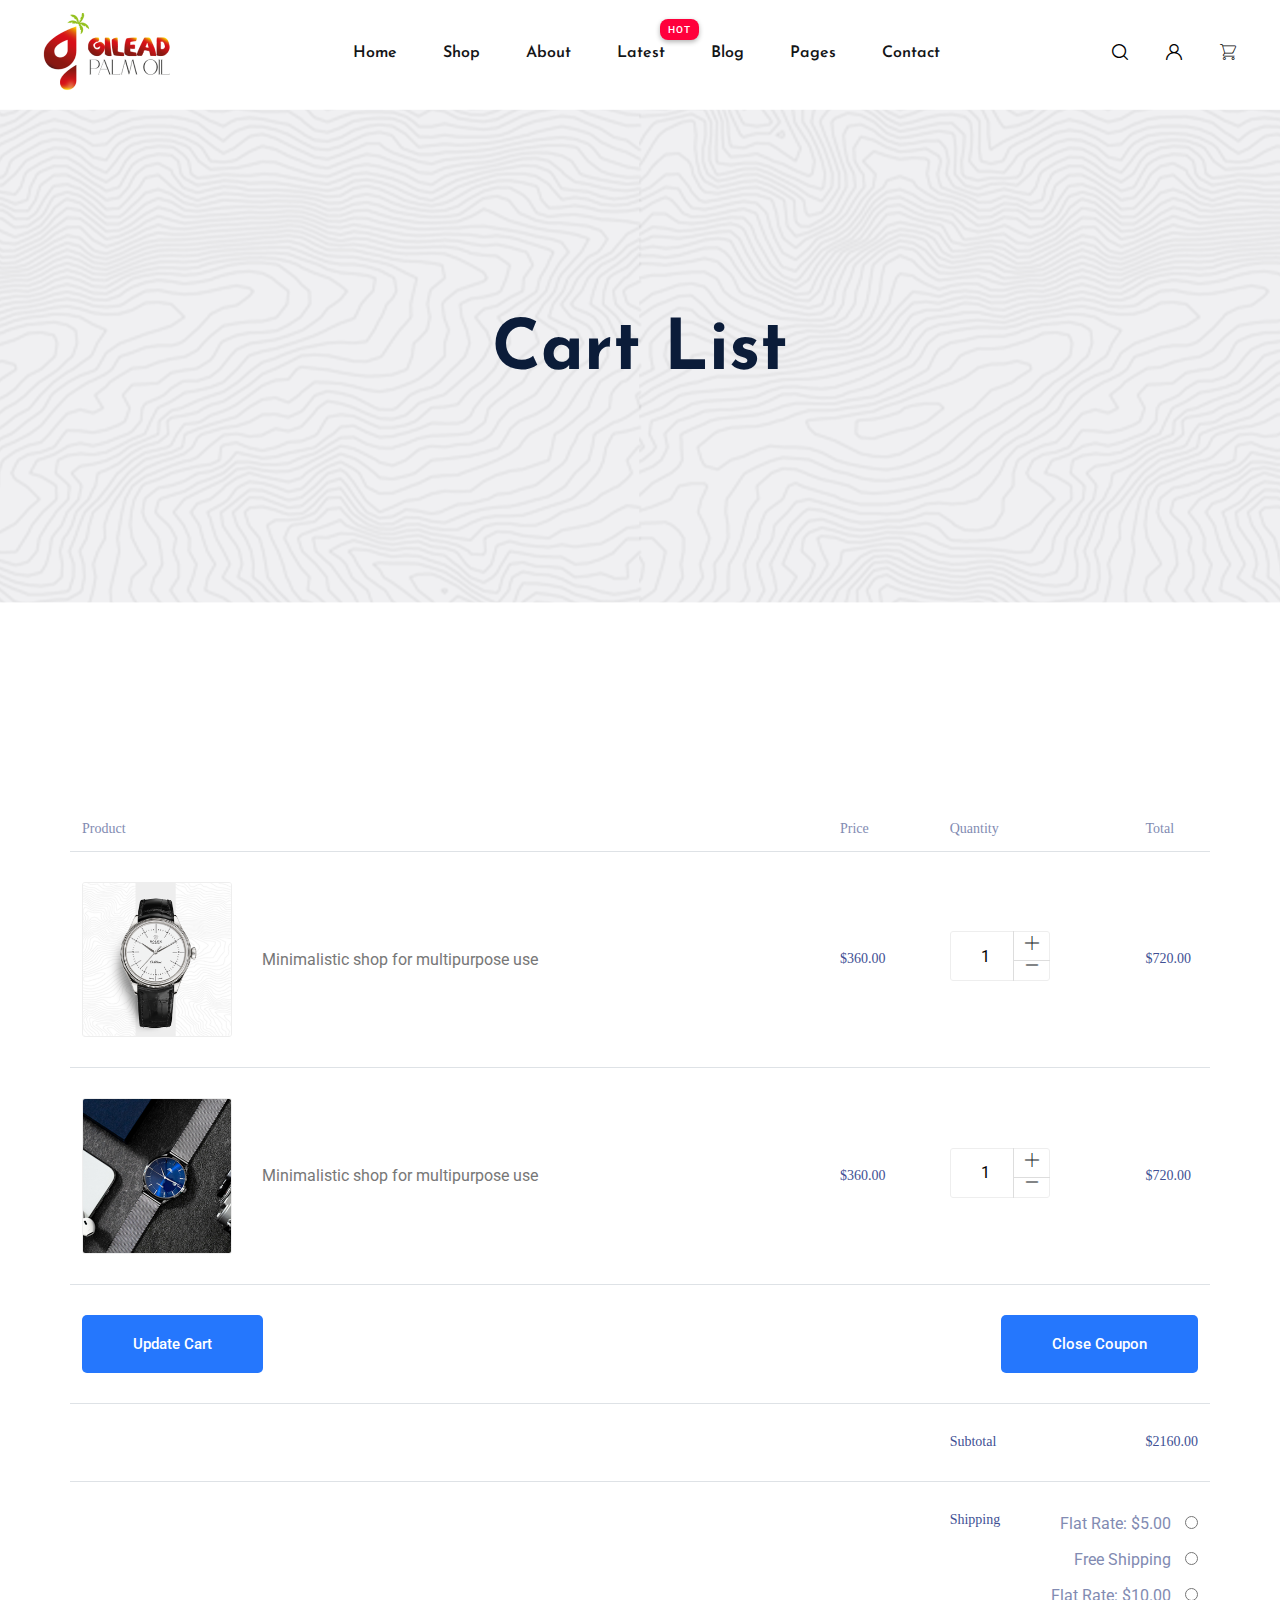
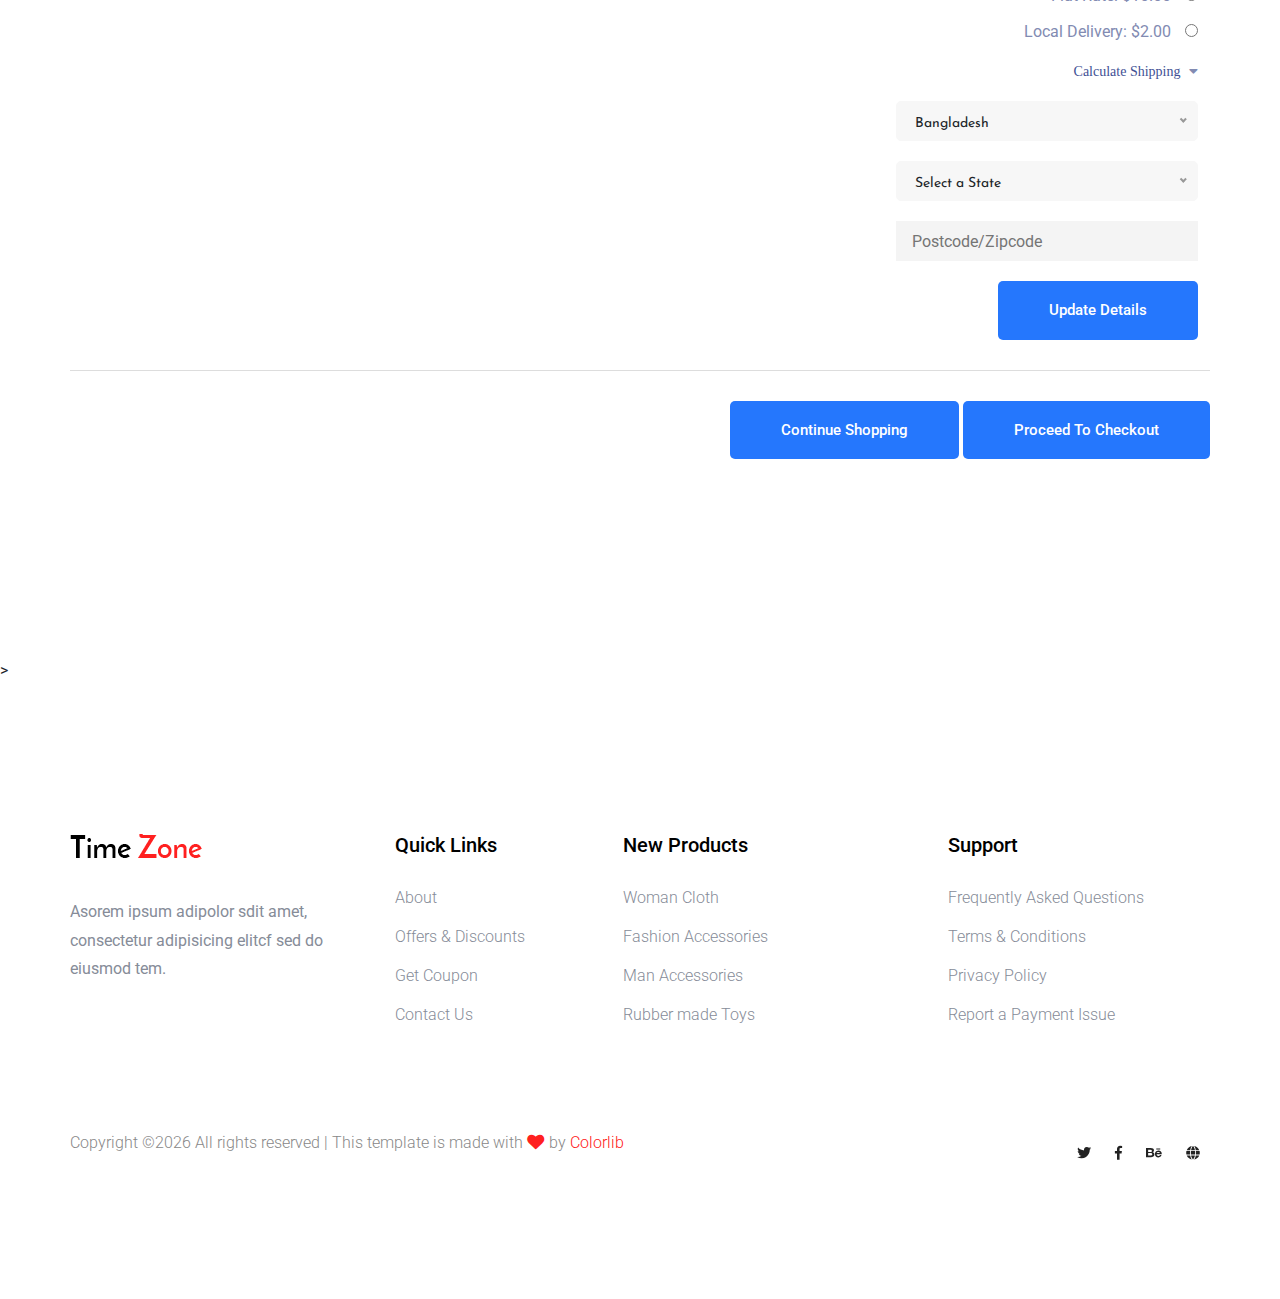
<file: cart.html>
<!doctype html>
<html lang="zxx">
<head>
  <meta charset="utf-8">
  <meta http-equiv="x-ua-compatible" content="ie=edge">
  <title>Watch shop | eCommers</title>
  <meta name="description" content="">
  <meta name="viewport" content="width=device-width, initial-scale=1">
  <link rel="manifest" href="site.webmanifest">
  <link rel="shortcut icon" type="image/x-icon" href="assets/img/favicon.ico">

  <!-- CSS here -->
      <link rel="stylesheet" href="assets/css/bootstrap.min.css">
      <link rel="stylesheet" href="assets/css/owl.carousel.min.css">
      <link rel="stylesheet" href="assets/css/flaticon.css">
      <link rel="stylesheet" href="assets/css/slicknav.css">
      <link rel="stylesheet" href="assets/css/animate.min.css">
      <link rel="stylesheet" href="assets/css/magnific-popup.css">
      <link rel="stylesheet" href="assets/css/fontawesome-all.min.css">
      <link rel="stylesheet" href="assets/css/themify-icons.css">
      <link rel="stylesheet" href="assets/css/slick.css">
      <link rel="stylesheet" href="assets/css/nice-select.css">
      <link rel="stylesheet" href="assets/css/style.css">
</head>

<body>
  <header>
    <!-- Header Start -->
    <div class="header-area">
        <div class="main-header header-sticky">
            <div class="container-fluid">
                <div class="menu-wrapper">
                    <!-- Logo -->
                    <div class="logo">
                        <a href="index.html"><img src="assets/img/logo/logo.png" alt=""></a>
                    </div>
                    <!-- Main-menu -->
                    <div class="main-menu d-none d-lg-block">
                        <nav>                                                
                            <ul id="navigation">  
                                <li><a href="index.html">Home</a></li>
                                <li><a href="shop.html">shop</a></li>
                                <li><a href="about.html">about</a></li>
                                <li class="hot"><a href="#">Latest</a>
                                    <ul class="submenu">
                                        <li><a href="shop.html"> Product list</a></li>
                                        <li><a href="product_details.html"> Product Details</a></li>
                                    </ul>
                                </li>
                                <li><a href="blog.html">Blog</a>
                                    <ul class="submenu">
                                        <li><a href="blog.html">Blog</a></li>
                                        <li><a href="blog-details.html">Blog Details</a></li>
                                    </ul>
                                </li>
                                <li><a href="#">Pages</a>
                                    <ul class="submenu">
                                        <li><a href="login.html">Login</a></li>
                                        <li><a href="cart.html">Cart</a></li>
                                        <li><a href="elements.html">Element</a></li>
                                        <li><a href="confirmation.html">Confirmation</a></li>
                                        <li><a href="checkout.html">Product Checkout</a></li>
                                    </ul>
                                </li>
                                <li><a href="contact.html">Contact</a></li>
                            </ul>
                        </nav>
                    </div>
                    <!-- Header Right -->
                    <div class="header-right">
                        <ul>
                            <li>
                                <div class="nav-search search-switch">
                                    <span class="flaticon-search"></span>
                                </div>
                            </li>
                            <li> <a href="login.html"><span class="flaticon-user"></span></a></li>
                            <li><a href="cart.html"><span class="flaticon-shopping-cart"></span></a> </li>
                        </ul>
                    </div>
                </div>
                <!-- Mobile Menu -->
                <div class="col-12">
                    <div class="mobile_menu d-block d-lg-none"></div>
                </div>
            </div>
        </div>
    </div>
    <!-- Header End -->
  </header>
  <main>
      <!-- Hero Area Start-->
      <div class="slider-area ">
          <div class="single-slider slider-height2 d-flex align-items-center">
              <div class="container">
                  <div class="row">
                      <div class="col-xl-12">
                          <div class="hero-cap text-center">
                              <h2>Cart List</h2>
                          </div>
                      </div>
                  </div>
              </div>
          </div>
      </div>
      <!--================Cart Area =================-->
      <section class="cart_area section_padding">
        <div class="container">
          <div class="cart_inner">
            <div class="table-responsive">
              <table class="table">
                <thead>
                  <tr>
                    <th scope="col">Product</th>
                    <th scope="col">Price</th>
                    <th scope="col">Quantity</th>
                    <th scope="col">Total</th>
                  </tr>
                </thead>
                <tbody>
                  <tr>
                    <td>
                      <div class="media">
                        <div class="d-flex">
                          <img src="assets/img/gallery/card1.png" alt="" />
                        </div>
                        <div class="media-body">
                          <p>Minimalistic shop for multipurpose use</p>
                        </div>
                      </div>
                    </td>
                    <td>
                      <h5>$360.00</h5>
                    </td>
                    <td>
                      <div class="product_count">
                        <span class="input-number-decrement"> <i class="ti-minus"></i></span>
                        <input class="input-number" type="text" value="1" min="0" max="10">
                        <span class="input-number-increment"> <i class="ti-plus"></i></span>
                      </div>
                    </td>
                    <td>
                      <h5>$720.00</h5>
                    </td>
                  </tr>
                  <tr>
                    <td>
                      <div class="media">
                        <div class="d-flex">
                          <img src="assets/img/gallery/card2.png" alt="" />
                        </div>
                        <div class="media-body">
                          <p>Minimalistic shop for multipurpose use</p>
                        </div>
                      </div>
                    </td>
                    <td>
                      <h5>$360.00</h5>
                    </td>
                    <td>
                      <div class="product_count">
                          <span class="input-number-decrement"> <i class="ti-minus"></i></span>
                          <input class="input-number" type="text" value="1" min="0" max="10">
                          <span class="input-number-increment"> <i class="ti-plus"></i></span>
                      </div>
                    </td>
                    <td>
                      <h5>$720.00</h5>
                    </td>
                  </tr>
                  <tr class="bottom_button">
                    <td>
                      <a class="btn_1" href="#">Update Cart</a>
                    </td>
                    <td></td>
                    <td></td>
                    <td>
                      <div class="cupon_text float-right">
                        <a class="btn_1" href="#">Close Coupon</a>
                      </div>
                    </td>
                  </tr>
                  <tr>
                    <td></td>
                    <td></td>
                    <td>
                      <h5>Subtotal</h5>
                    </td>
                    <td>
                      <h5>$2160.00</h5>
                    </td>
                  </tr>
                  <tr class="shipping_area">
                    <td></td>
                    <td></td>
                    <td>
                      <h5>Shipping</h5>
                    </td>
                    <td>
                      <div class="shipping_box">
                        <ul class="list">
                          <li>
                            Flat Rate: $5.00
                            <input type="radio" aria-label="Radio button for following text input">
                          </li>
                          <li>
                            Free Shipping
                            <input type="radio" aria-label="Radio button for following text input">
                          </li>
                          <li>
                            Flat Rate: $10.00
                            <input type="radio" aria-label="Radio button for following text input">
                          </li>
                          <li class="active">
                            Local Delivery: $2.00
                            <input type="radio" aria-label="Radio button for following text input">
                          </li>
                        </ul>
                        <h6>
                          Calculate Shipping
                          <i class="fa fa-caret-down" aria-hidden="true"></i>
                        </h6>
                        <select class="shipping_select">
                          <option value="1">Bangladesh</option>
                          <option value="2">India</option>
                          <option value="4">Pakistan</option>
                        </select>
                        <select class="shipping_select section_bg">
                          <option value="1">Select a State</option>
                          <option value="2">Select a State</option>
                          <option value="4">Select a State</option>
                        </select>
                        <input class="post_code" type="text" placeholder="Postcode/Zipcode" />
                        <a class="btn_1" href="#">Update Details</a>
                      </div>
                    </td>
                  </tr>
                </tbody>
              </table>
              <div class="checkout_btn_inner float-right">
                <a class="btn_1" href="#">Continue Shopping</a>
                <a class="btn_1 checkout_btn_1" href="#">Proceed to checkout</a>
              </div>
            </div>
          </div>
      </section>
      <!--================End Cart Area =================-->
  </main>>
  <footer>
      <!-- Footer Start-->
      <div class="footer-area footer-padding">
          <div class="container">
              <div class="row d-flex justify-content-between">
                  <div class="col-xl-3 col-lg-3 col-md-5 col-sm-6">
                      <div class="single-footer-caption mb-50">
                          <div class="single-footer-caption mb-30">
                              <!-- logo -->
                              <div class="footer-logo">
                                  <a href="index.html"><img src="assets/img/logo/logo2_footer.png" alt=""></a>
                              </div>
                              <div class="footer-tittle">
                                  <div class="footer-pera">
                                      <p>Asorem ipsum adipolor sdit amet, consectetur adipisicing elitcf sed do eiusmod tem.</p>
                              </div>
                              </div>
                          </div>
                      </div>
                  </div>
                  <div class="col-xl-2 col-lg-3 col-md-3 col-sm-5">
                      <div class="single-footer-caption mb-50">
                          <div class="footer-tittle">
                              <h4>Quick Links</h4>
                              <ul>
                                  <li><a href="#">About</a></li>
                                  <li><a href="#"> Offers & Discounts</a></li>
                                  <li><a href="#"> Get Coupon</a></li>
                                  <li><a href="#">  Contact Us</a></li>
                              </ul>
                          </div>
                      </div>
                  </div>
                  <div class="col-xl-3 col-lg-3 col-md-4 col-sm-7">
                      <div class="single-footer-caption mb-50">
                          <div class="footer-tittle">
                              <h4>New Products</h4>
                              <ul>
                                  <li><a href="#">Woman Cloth</a></li>
                                  <li><a href="#">Fashion Accessories</a></li>
                                  <li><a href="#"> Man Accessories</a></li>
                                  <li><a href="#"> Rubber made Toys</a></li>
                              </ul>
                          </div>
                      </div>
                  </div>
                  <div class="col-xl-3 col-lg-3 col-md-5 col-sm-7">
                      <div class="single-footer-caption mb-50">
                          <div class="footer-tittle">
                              <h4>Support</h4>
                              <ul>
                                  <li><a href="#">Frequently Asked Questions</a></li>
                                  <li><a href="#">Terms & Conditions</a></li>
                                  <li><a href="#">Privacy Policy</a></li>
                                  <li><a href="#">Report a Payment Issue</a></li>
                              </ul>
                          </div>
                      </div>
                  </div>
              </div>
              <!-- Footer bottom -->
              <div class="row align-items-center">
                  <div class="col-xl-7 col-lg-8 col-md-7">
                      <div class="footer-copy-right">
                          <p><!-- Link back to Colorlib can't be removed. Template is licensed under CC BY 3.0. -->
  Copyright &copy;<script>document.write(new Date().getFullYear());</script> All rights reserved | This template is made with <i class="fa fa-heart" aria-hidden="true"></i> by <a href="https://colorlib.com" target="_blank">Colorlib</a>
  <!-- Link back to Colorlib can't be removed. Template is licensed under CC BY 3.0. --></p>                 
                      </div>
                  </div>
                  <div class="col-xl-5 col-lg-4 col-md-5">
                      <div class="footer-copy-right f-right">
                          <!-- social -->
                          <div class="footer-social">
                              <a href="#"><i class="fab fa-twitter"></i></a>
                              <a href="https://www.facebook.com/sai4ull"><i class="fab fa-facebook-f"></i></a>
                              <a href="#"><i class="fab fa-behance"></i></a>
                              <a href="#"><i class="fas fa-globe"></i></a>
                          </div>
                      </div>
                  </div>
              </div>
          </div>
      </div>
      <!-- Footer End-->
  </footer>
  <!--? Search model Begin -->
  <div class="search-model-box">
      <div class="h-100 d-flex align-items-center justify-content-center">
          <div class="search-close-btn">+</div>
          <form class="search-model-form">
              <input type="text" id="search-input" placeholder="Searching key.....">
          </form>
      </div>
  </div>
  <!-- Search model end -->

  <!-- JS here -->

  <script src="./assets/js/vendor/modernizr-3.5.0.min.js"></script>
  <!-- Jquery, Popper, Bootstrap -->
  <script src="./assets/js/vendor/jquery-1.12.4.min.js"></script>
  <script src="./assets/js/popper.min.js"></script>
  <script src="./assets/js/bootstrap.min.js"></script>
  <!-- Jquery Mobile Menu -->
  <script src="./assets/js/jquery.slicknav.min.js"></script>

  <!-- Jquery Slick , Owl-Carousel Plugins -->
  <script src="./assets/js/owl.carousel.min.js"></script>
  <script src="./assets/js/slick.min.js"></script>

  <!-- One Page, Animated-HeadLin -->
  <script src="./assets/js/wow.min.js"></script>
  <script src="./assets/js/animated.headline.js"></script>
  
  <!-- Scrollup, nice-select, sticky -->
  <script src="./assets/js/jquery.scrollUp.min.js"></script>
  <script src="./assets/js/jquery.nice-select.min.js"></script>
  <script src="./assets/js/jquery.sticky.js"></script>
  <script src="./assets/js/jquery.magnific-popup.js"></script>

  <!-- contact js -->
  <script src="./assets/js/contact.js"></script>
  <script src="./assets/js/jquery.form.js"></script>
  <script src="./assets/js/jquery.validate.min.js"></script>
  <script src="./assets/js/mail-script.js"></script>
  <script src="./assets/js/jquery.ajaxchimp.min.js"></script>
  
  <!-- Jquery Plugins, main Jquery -->	
  <script src="./assets/js/plugins.js"></script>
  <script src="./assets/js/main.js"></script>

</body>
</html>
</file>
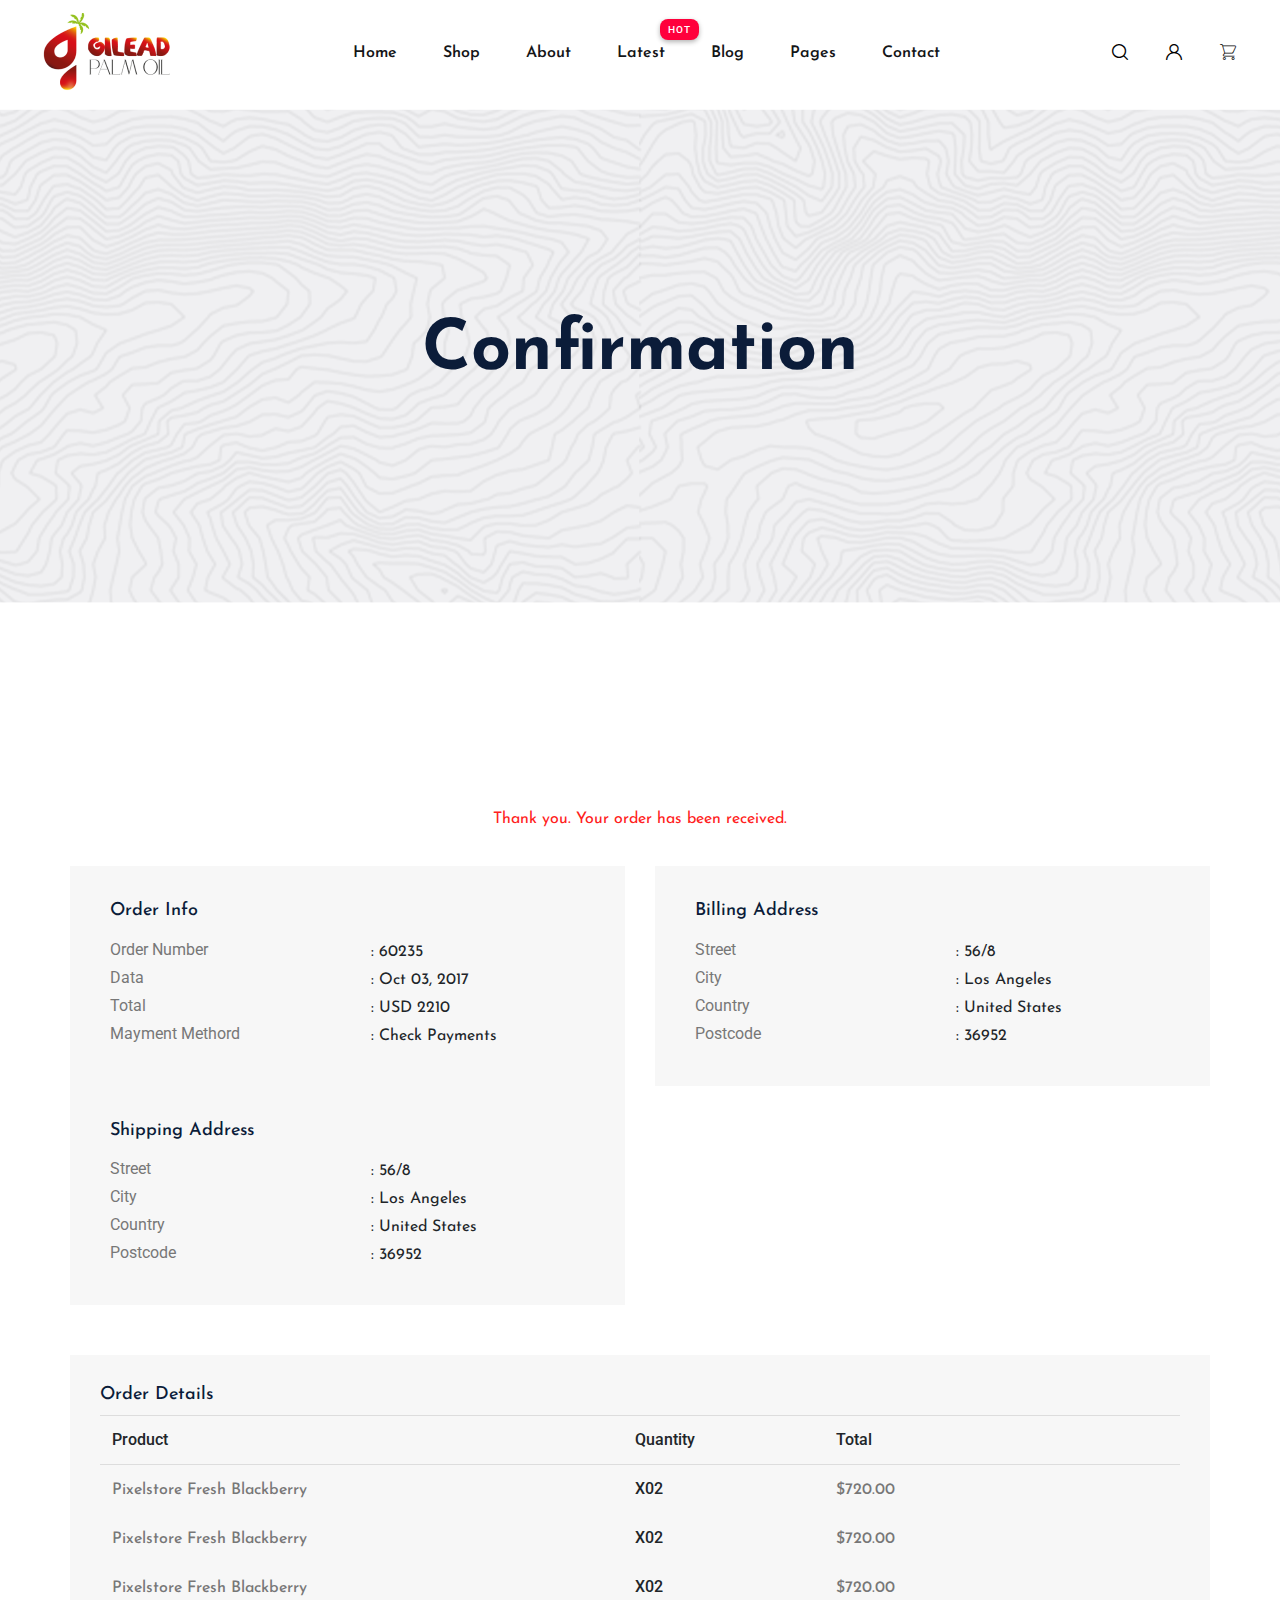
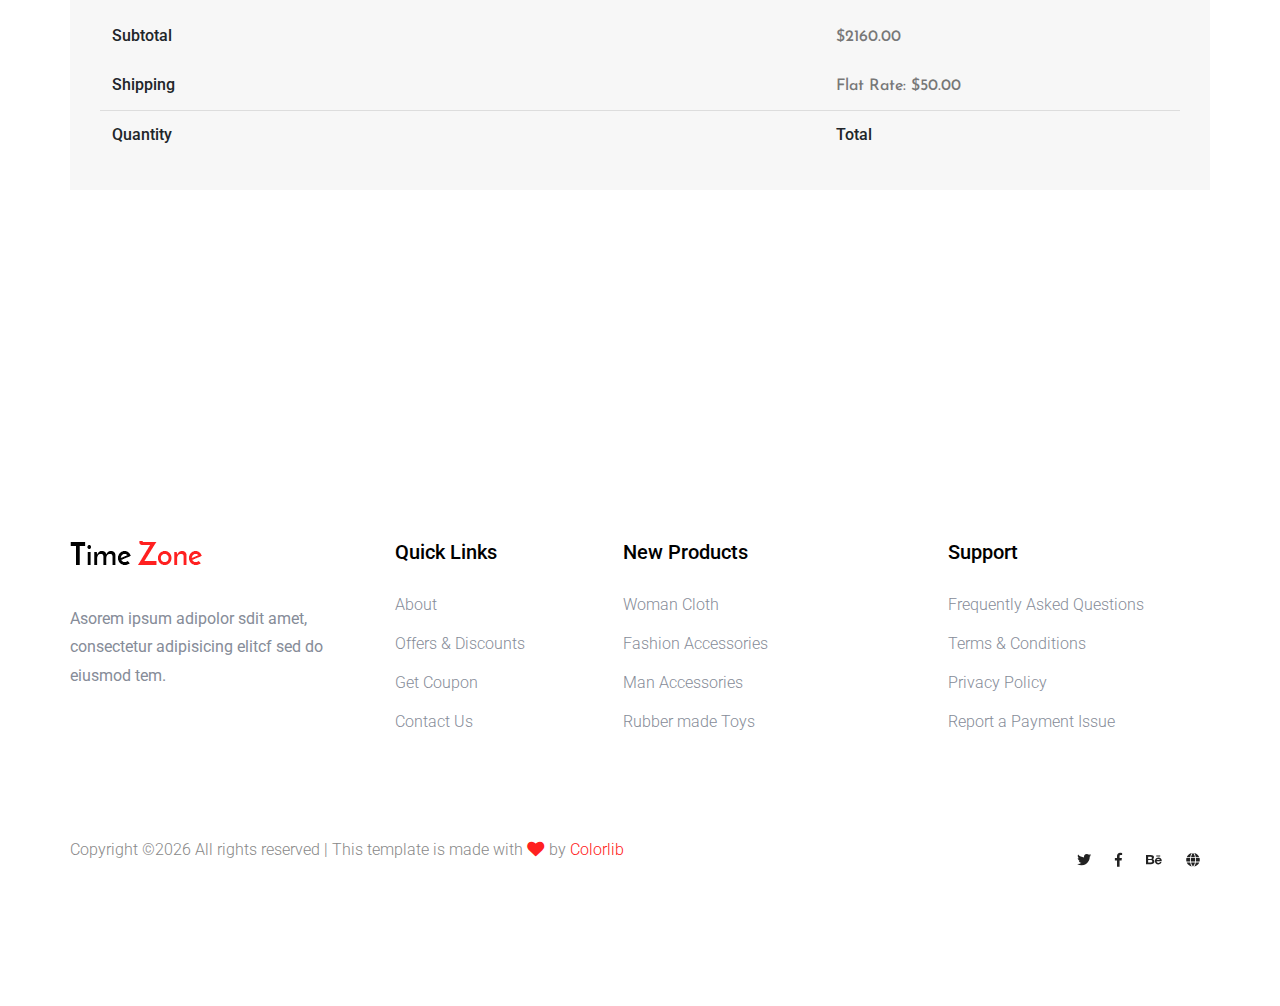
<file: confirmation.html>
<!doctype html>
<html lang="zxx">
<head>
  <meta charset="utf-8">
  <meta http-equiv="x-ua-compatible" content="ie=edge">
  <title>Watch shop | eCommers</title>
  <meta name="description" content="">
  <meta name="viewport" content="width=device-width, initial-scale=1">
  <link rel="manifest" href="site.webmanifest">
  <link rel="shortcut icon" type="image/x-icon" href="assets/img/favicon.ico">

  <!-- CSS here -->
    <link rel="stylesheet" href="assets/css/bootstrap.min.css">
    <link rel="stylesheet" href="assets/css/owl.carousel.min.css">
    <link rel="stylesheet" href="assets/css/flaticon.css">
    <link rel="stylesheet" href="assets/css/slicknav.css">
    <link rel="stylesheet" href="assets/css/animate.min.css">
    <link rel="stylesheet" href="assets/css/magnific-popup.css">
    <link rel="stylesheet" href="assets/css/fontawesome-all.min.css">
    <link rel="stylesheet" href="assets/css/themify-icons.css">
    <link rel="stylesheet" href="assets/css/slick.css">
    <link rel="stylesheet" href="assets/css/nice-select.css">
    <link rel="stylesheet" href="assets/css/style.css">
</head>

<body>
  <header>
    <!-- Header Start -->
    <div class="header-area">
        <div class="main-header header-sticky">
            <div class="container-fluid">
                <div class="menu-wrapper">
                    <!-- Logo -->
                    <div class="logo">
                        <a href="index.html"><img src="assets/img/logo/logo.png" alt=""></a>
                    </div>
                    <!-- Main-menu -->
                    <div class="main-menu d-none d-lg-block">
                        <nav>                                                
                            <ul id="navigation">  
                                <li><a href="index.html">Home</a></li>
                                <li><a href="shop.html">shop</a></li>
                                <li><a href="about.html">about</a></li>
                                <li class="hot"><a href="#">Latest</a>
                                    <ul class="submenu">
                                        <li><a href="shop.html"> Product list</a></li>
                                        <li><a href="product_details.html"> Product Details</a></li>
                                    </ul>
                                </li>
                                <li><a href="blog.html">Blog</a>
                                    <ul class="submenu">
                                        <li><a href="blog.html">Blog</a></li>
                                        <li><a href="blog-details.html">Blog Details</a></li>
                                    </ul>
                                </li>
                                <li><a href="#">Pages</a>
                                    <ul class="submenu">
                                        <li><a href="login.html">Login</a></li>
                                        <li><a href="cart.html">Cart</a></li>
                                        <li><a href="elements.html">Element</a></li>
                                        <li><a href="confirmation.html">Confirmation</a></li>
                                        <li><a href="checkout.html">Product Checkout</a></li>
                                    </ul>
                                </li>
                                <li><a href="contact.html">Contact</a></li>
                            </ul>
                        </nav>
                    </div>
                    <!-- Header Right -->
                    <div class="header-right">
                        <ul>
                            <li>
                                <div class="nav-search search-switch">
                                    <span class="flaticon-search"></span>
                                </div>
                            </li>
                            <li> <a href="login.html"><span class="flaticon-user"></span></a></li>
                            <li><a href="cart.html"><span class="flaticon-shopping-cart"></span></a> </li>
                        </ul>
                    </div>
                </div>
                <!-- Mobile Menu -->
                <div class="col-12">
                    <div class="mobile_menu d-block d-lg-none"></div>
                </div>
            </div>
        </div>
    </div>
    <!-- Header End -->
  </header>
  <main>
      <!-- Hero Area Start-->
      <div class="slider-area ">
          <div class="single-slider slider-height2 d-flex align-items-center">
              <div class="container">
                  <div class="row">
                      <div class="col-xl-12">
                          <div class="hero-cap text-center">
                              <h2>Confirmation</h2>
                          </div>
                      </div>
                  </div>
              </div>
          </div>
      </div>
      <!--================ confirmation part start =================-->
      <section class="confirmation_part section_padding">
        <div class="container">
          <div class="row">
            <div class="col-lg-12">
              <div class="confirmation_tittle">
                <span>Thank you. Your order has been received.</span>
              </div>
            </div>
            <div class="col-lg-6 col-lx-4">
              <div class="single_confirmation_details">
                <h4>order info</h4>
                <ul>
                  <li>
                    <p>order number</p><span>: 60235</span>
                  </li>
                  <li>
                    <p>data</p><span>: Oct 03, 2017</span>
                  </li>
                  <li>
                    <p>total</p><span>: USD 2210</span>
                  </li>
                  <li>
                    <p>mayment methord</p><span>: Check payments</span>
                  </li>
                </ul>
              </div>
            </div>
            <div class="col-lg-6 col-lx-4">
              <div class="single_confirmation_details">
                <h4>Billing Address</h4>
                <ul>
                  <li>
                    <p>Street</p><span>: 56/8</span>
                  </li>
                  <li>
                    <p>city</p><span>: Los Angeles</span>
                  </li>
                  <li>
                    <p>country</p><span>: United States</span>
                  </li>
                  <li>
                    <p>postcode</p><span>: 36952</span>
                  </li>
                </ul>
              </div>
            </div>
            <div class="col-lg-6 col-lx-4">
              <div class="single_confirmation_details">
                <h4>shipping Address</h4>
                <ul>
                  <li>
                    <p>Street</p><span>: 56/8</span>
                  </li>
                  <li>
                    <p>city</p><span>: Los Angeles</span>
                  </li>
                  <li>
                    <p>country</p><span>: United States</span>
                  </li>
                  <li>
                    <p>postcode</p><span>: 36952</span>
                  </li>
                </ul>
              </div>
            </div>
          </div>
          <div class="row">
            <div class="col-lg-12">
              <div class="order_details_iner">
                <h3>Order Details</h3>
                <table class="table table-borderless">
                  <thead>
                    <tr>
                      <th scope="col" colspan="2">Product</th>
                      <th scope="col">Quantity</th>
                      <th scope="col">Total</th>
                    </tr>
                  </thead>
                  <tbody>
                    <tr>
                      <th colspan="2"><span>Pixelstore fresh Blackberry</span></th>
                      <th>x02</th>
                      <th> <span>$720.00</span></th>
                    </tr>
                    <tr>
                      <th colspan="2"><span>Pixelstore fresh Blackberry</span></th>
                      <th>x02</th>
                      <th> <span>$720.00</span></th>
                    </tr>
                    <tr>
                      <th colspan="2"><span>Pixelstore fresh Blackberry</span></th>
                      <th>x02</th>
                      <th> <span>$720.00</span></th>
                    </tr>
                    <tr>
                      <th colspan="3">Subtotal</th>
                      <th> <span>$2160.00</span></th>
                    </tr>
                    <tr>
                      <th colspan="3">shipping</th>
                      <th><span>flat rate: $50.00</span></th>
                    </tr>
                  </tbody>
                  <tfoot>
                    <tr>
                      <th scope="col" colspan="3">Quantity</th>
                      <th scope="col">Total</th>
                    </tr>
                  </tfoot>
                </table>
              </div>
            </div>
          </div>
        </div>
      </section>
      <!--================ confirmation part end =================-->
  </main>
  <footer>
    <!-- Footer Start-->
    <div class="footer-area footer-padding">
        <div class="container">
            <div class="row d-flex justify-content-between">
                <div class="col-xl-3 col-lg-3 col-md-5 col-sm-6">
                    <div class="single-footer-caption mb-50">
                        <div class="single-footer-caption mb-30">
                            <!-- logo -->
                            <div class="footer-logo">
                                <a href="index.html"><img src="assets/img/logo/logo2_footer.png" alt=""></a>
                            </div>
                            <div class="footer-tittle">
                                <div class="footer-pera">
                                    <p>Asorem ipsum adipolor sdit amet, consectetur adipisicing elitcf sed do eiusmod tem.</p>
                            </div>
                            </div>
                        </div>
                    </div>
                </div>
                <div class="col-xl-2 col-lg-3 col-md-3 col-sm-5">
                    <div class="single-footer-caption mb-50">
                        <div class="footer-tittle">
                            <h4>Quick Links</h4>
                            <ul>
                                <li><a href="#">About</a></li>
                                <li><a href="#"> Offers & Discounts</a></li>
                                <li><a href="#"> Get Coupon</a></li>
                                <li><a href="#">  Contact Us</a></li>
                            </ul>
                        </div>
                    </div>
                </div>
                <div class="col-xl-3 col-lg-3 col-md-4 col-sm-7">
                    <div class="single-footer-caption mb-50">
                        <div class="footer-tittle">
                            <h4>New Products</h4>
                            <ul>
                                <li><a href="#">Woman Cloth</a></li>
                                <li><a href="#">Fashion Accessories</a></li>
                                <li><a href="#"> Man Accessories</a></li>
                                <li><a href="#"> Rubber made Toys</a></li>
                            </ul>
                        </div>
                    </div>
                </div>
                <div class="col-xl-3 col-lg-3 col-md-5 col-sm-7">
                    <div class="single-footer-caption mb-50">
                        <div class="footer-tittle">
                            <h4>Support</h4>
                            <ul>
                                <li><a href="#">Frequently Asked Questions</a></li>
                                <li><a href="#">Terms & Conditions</a></li>
                                <li><a href="#">Privacy Policy</a></li>
                                <li><a href="#">Report a Payment Issue</a></li>
                            </ul>
                        </div>
                    </div>
                </div>
            </div>
            <!-- Footer bottom -->
            <div class="row align-items-center">
                <div class="col-xl-7 col-lg-8 col-md-7">
                    <div class="footer-copy-right">
                        <p><!-- Link back to Colorlib can't be removed. Template is licensed under CC BY 3.0. -->
  Copyright &copy;<script>document.write(new Date().getFullYear());</script> All rights reserved | This template is made with <i class="fa fa-heart" aria-hidden="true"></i> by <a href="https://colorlib.com" target="_blank">Colorlib</a>
  <!-- Link back to Colorlib can't be removed. Template is licensed under CC BY 3.0. --></p>                 
                    </div>
                </div>
                <div class="col-xl-5 col-lg-4 col-md-5">
                    <div class="footer-copy-right f-right">
                        <!-- social -->
                        <div class="footer-social">
                            <a href="#"><i class="fab fa-twitter"></i></a>
                            <a href="https://www.facebook.com/sai4ull"><i class="fab fa-facebook-f"></i></a>
                            <a href="#"><i class="fab fa-behance"></i></a>
                            <a href="#"><i class="fas fa-globe"></i></a>
                        </div>
                    </div>
                </div>
            </div>
        </div>
    </div>
    <!-- Footer End-->
  </footer>
  <!--? Search model Begin -->
  <div class="search-model-box">
    <div class="h-100 d-flex align-items-center justify-content-center">
        <div class="search-close-btn">+</div>
        <form class="search-model-form">
            <input type="text" id="search-input" placeholder="Searching key.....">
        </form>
    </div>
  </div>
  <!-- Search model end -->

  <!-- JS here -->
  
  <script src="./assets/js/vendor/modernizr-3.5.0.min.js"></script>
  <!-- Jquery, Popper, Bootstrap -->
  <script src="./assets/js/vendor/jquery-1.12.4.min.js"></script>
  <script src="./assets/js/popper.min.js"></script>
  <script src="./assets/js/bootstrap.min.js"></script>
  <!-- Jquery Mobile Menu -->
  <script src="./assets/js/jquery.slicknav.min.js"></script>

  <!-- Jquery Slick , Owl-Carousel Plugins -->
  <script src="./assets/js/owl.carousel.min.js"></script>
  <script src="./assets/js/slick.min.js"></script>

  <!-- One Page, Animated-HeadLin -->
  <script src="./assets/js/wow.min.js"></script>
  <script src="./assets/js/animated.headline.js"></script>
  <script src="./assets/js/jquery.magnific-popup.js"></script>

  <!-- Scroll up, nice-select, sticky -->
  <script src="./assets/js/jquery.scrollUp.min.js"></script>
  <script src="./assets/js/jquery.nice-select.min.js"></script>
  <script src="./assets/js/jquery.sticky.js"></script>
  
  <!-- contact js -->
  <script src="./assets/js/contact.js"></script>
  <script src="./assets/js/jquery.form.js"></script>
  <script src="./assets/js/jquery.validate.min.js"></script>
  <script src="./assets/js/mail-script.js"></script>
  <script src="./assets/js/jquery.ajaxchimp.min.js"></script>
      
  <!-- Jquery Plugins, main Jquery -->	
  <script src="./assets/js/plugins.js"></script>
  <script src="./assets/js/main.js"></script>
      
</body>
</html>
</file>
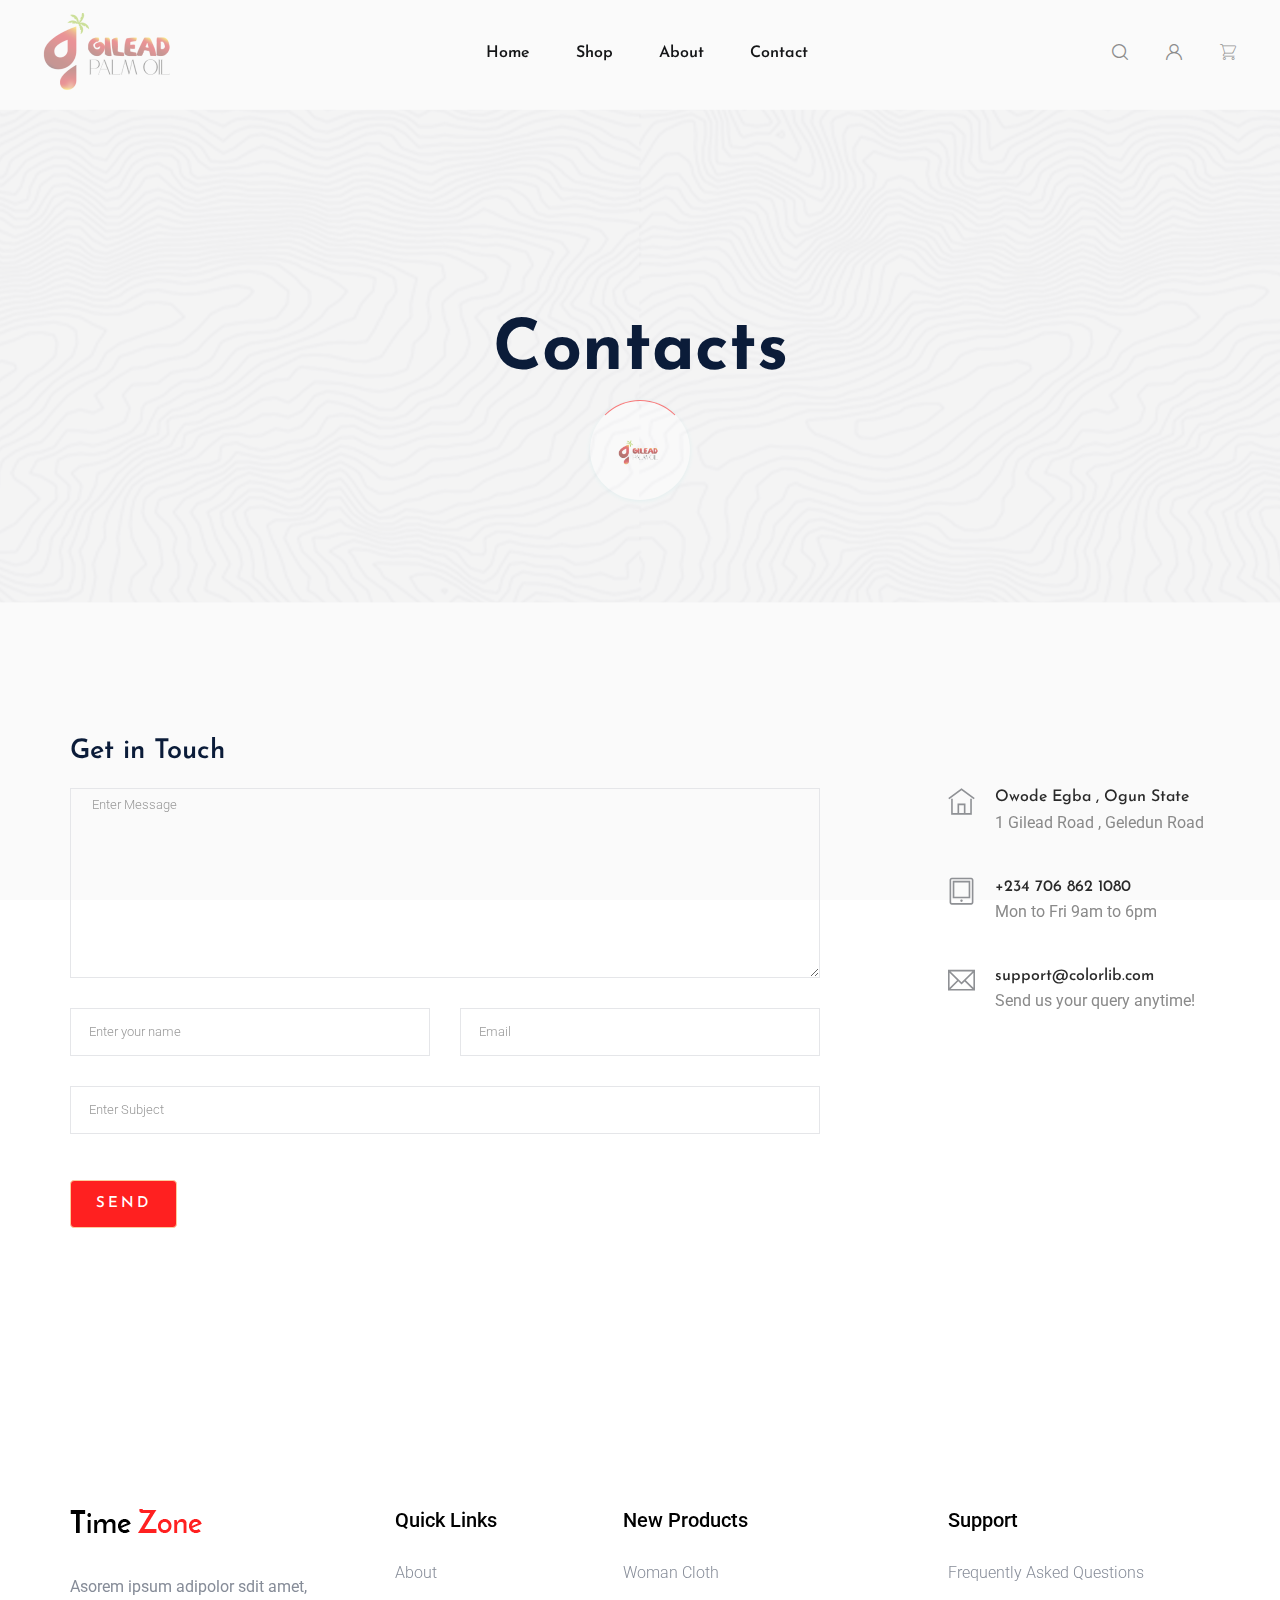
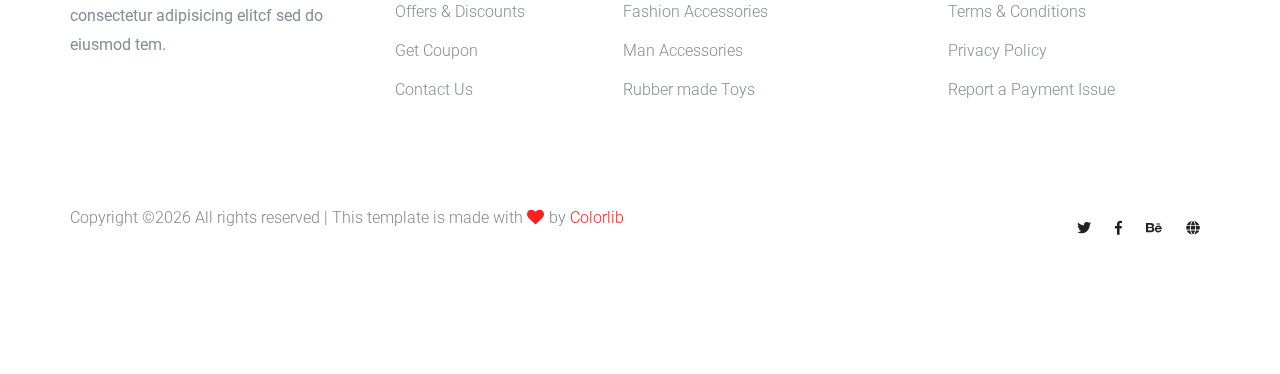
<file: contact.html>
<!doctype html>
<html class="no-js" lang="zxx">
<head>
    <meta charset="utf-8">
    <meta http-equiv="x-ua-compatible" content="ie=edge">
    <title>Watch shop | eCommers</title>
    <meta name="description" content="">
    <meta name="viewport" content="width=device-width, initial-scale=1">
    <link rel="manifest" href="site.webmanifest">
    <link rel="shortcut icon" type="image/x-icon" href="assets/img/favicon.ico">

    <!-- CSS here -->
        <link rel="stylesheet" href="assets/css/bootstrap.min.css">
        <link rel="stylesheet" href="assets/css/owl.carousel.min.css">
        <link rel="stylesheet" href="assets/css/flaticon.css">
        <link rel="stylesheet" href="assets/css/slicknav.css">
        <link rel="stylesheet" href="assets/css/animate.min.css">
        <link rel="stylesheet" href="assets/css/magnific-popup.css">
        <link rel="stylesheet" href="assets/css/fontawesome-all.min.css">
        <link rel="stylesheet" href="assets/css/themify-icons.css">
        <link rel="stylesheet" href="assets/css/slick.css">
        <link rel="stylesheet" href="assets/css/nice-select.css">
        <link rel="stylesheet" href="assets/css/style.css">
</head>

<body>
    <!--? Preloader Start -->
    <div id="preloader-active">
        <div class="preloader d-flex align-items-center justify-content-center">
            <div class="preloader-inner position-relative">
                <div class="preloader-circle"></div>
                <div class="preloader-img pere-text">
                    <img src="assets/img/logo/logo.png" alt="">
                </div>
            </div>
        </div>
    </div>
    <!-- Preloader Start -->
    <header>
        <!-- Header Start -->
        <div class="header-area">
            <div class="main-header header-sticky">
                <div class="container-fluid">
                    <div class="menu-wrapper">
                        <!-- Logo -->
                        <div class="logo">
                            <a href="index.html"><img src="assets/img/logo/logo.png" alt=""></a>
                        </div>
                        <!-- Main-menu -->
                        <div class="main-menu d-none d-lg-block">
                            <nav>                                                
                                <ul id="navigation">  
                                    <li><a href="index.html">Home</a></li>
                                    <li><a href="shop.html">shop</a></li>
                                    <li><a href="about.html">about</a></li>
                                    <!-- <li class="hot"><a href="#">Latest</a>
                                        <ul class="submenu">
                                            <li><a href="shop.html"> Product list</a></li>
                                            <li><a href="product_details.html"> Product Details</a></li>
                                        </ul>
                                    </li>
                                    <li><a href="blog.html">Blog</a>
                                        <ul class="submenu">
                                            <li><a href="blog.html">Blog</a></li>
                                            <li><a href="blog-details.html">Blog Details</a></li>
                                        </ul>
                                    </li>
                                    <li><a href="#">Pages</a>
                                        <ul class="submenu">
                                            <li><a href="login.html">Login</a></li>
                                            <li><a href="cart.html">Cart</a></li>
                                            <li><a href="elements.html">Element</a></li>
                                            <li><a href="confirmation.html">Confirmation</a></li>
                                            <li><a href="checkout.html">Product Checkout</a></li>
                                        </ul>
                                    </li> -->
                                    <li><a href="contact.html">Contact</a></li>
                                </ul>
                            </nav>
                        </div>
                        <!-- Header Right -->
                        <div class="header-right">
                            <ul>
                                <li>
                                    <div class="nav-search search-switch">
                                        <span class="flaticon-search"></span>
                                    </div>
                                </li>
                                <li> <a href="login.html"><span class="flaticon-user"></span></a></li>
                                <li><a href="cart.html"><span class="flaticon-shopping-cart"></span></a> </li>
                            </ul>
                        </div>
                    </div>
                    <!-- Mobile Menu -->
                    <div class="col-12">
                        <div class="mobile_menu d-block d-lg-none"></div>
                    </div>
                </div>
            </div>
        </div>
        <!-- Header End -->
    </header>
    <main>
        <!--? Hero Area Start-->
        <div class="slider-area ">
            <div class="single-slider slider-height2 d-flex align-items-center">
                <div class="container">
                    <div class="row">
                        <div class="col-xl-12">
                            <div class="hero-cap text-center">
                                <h2>Contacts</h2>
                            </div>
                        </div>
                    </div>
                </div>
            </div>
        </div>
        <!--? Hero Area End-->
        <!-- ================ contact section start ================= -->
        <section class="contact-section">
            <div class="container">
              

                


                <div class="row">
                    <div class="col-12">
                        <h2 class="contact-title">Get in Touch</h2>
                    </div>
                    <div class="col-lg-8">
                        <form class="form-contact contact_form" action="contact_process.php" method="post" id="contactForm" novalidate="novalidate">
                            <div class="row">
                                <div class="col-12">
                                    <div class="form-group">
                                        <textarea class="form-control w-100" name="message" id="message" cols="30" rows="9" onfocus="this.placeholder = ''" onblur="this.placeholder = 'Enter Message'" placeholder=" Enter Message"></textarea>
                                    </div>
                                </div>
                                <div class="col-sm-6">
                                    <div class="form-group">
                                        <input class="form-control valid" name="name" id="name" type="text" onfocus="this.placeholder = ''" onblur="this.placeholder = 'Enter your name'" placeholder="Enter your name">
                                    </div>
                                </div>
                                <div class="col-sm-6">
                                    <div class="form-group">
                                        <input class="form-control valid" name="email" id="email" type="email" onfocus="this.placeholder = ''" onblur="this.placeholder = 'Enter email address'" placeholder="Email">
                                    </div>
                                </div>
                                <div class="col-12">
                                    <div class="form-group">
                                        <input class="form-control" name="subject" id="subject" type="text" onfocus="this.placeholder = ''" onblur="this.placeholder = 'Enter Subject'" placeholder="Enter Subject">
                                    </div>
                                </div>
                            </div>
                            <div class="form-group mt-3">
                                <button type="submit" class="button button-contactForm boxed-btn">Send</button>
                            </div>
                        </form>
                    </div>
                    <div class="col-lg-3 offset-lg-1">
                        <div class="media contact-info">
                            <span class="contact-info__icon"><i class="ti-home"></i></span>
                            <div class="media-body">
                                <h3>Owode Egba , Ogun State</h3>
                                <p>1 Gilead Road , Geledun Road </p>
                            </div>
                        </div>
                        <div class="media contact-info">
                            <span class="contact-info__icon"><i class="ti-tablet"></i></span>
                            <div class="media-body">
                                <h3>+234 706 862 1080</h3>
                                <p>Mon to Fri 9am to 6pm</p>
                            </div>
                        </div>
                        <div class="media contact-info">
                            <span class="contact-info__icon"><i class="ti-email"></i></span>
                            <div class="media-body">
                                <h3>support@colorlib.com</h3>
                                <p>Send us your query anytime!</p>
                            </div>
                        </div>
                    </div>
                </div>
            </div>
        </section>
        <!-- ================ contact section end ================= -->
    </main>
    <footer>
        <!-- Footer Start-->
        <div class="footer-area footer-padding">
            <div class="container">
                <div class="row d-flex justify-content-between">
                    <div class="col-xl-3 col-lg-3 col-md-5 col-sm-6">
                        <div class="single-footer-caption mb-50">
                            <div class="single-footer-caption mb-30">
                                <!-- logo -->
                                <div class="footer-logo">
                                    <a href="index.html"><img src="assets/img/logo/logo2_footer.png" alt=""></a>
                                </div>
                                <div class="footer-tittle">
                                    <div class="footer-pera">
                                        <p>Asorem ipsum adipolor sdit amet, consectetur adipisicing elitcf sed do eiusmod tem.</p>
                                </div>
                                </div>
                            </div>
                        </div>
                    </div>
                    <div class="col-xl-2 col-lg-3 col-md-3 col-sm-5">
                        <div class="single-footer-caption mb-50">
                            <div class="footer-tittle">
                                <h4>Quick Links</h4>
                                <ul>
                                    <li><a href="#">About</a></li>
                                    <li><a href="#"> Offers & Discounts</a></li>
                                    <li><a href="#"> Get Coupon</a></li>
                                    <li><a href="#">  Contact Us</a></li>
                                </ul>
                            </div>
                        </div>
                    </div>
                    <div class="col-xl-3 col-lg-3 col-md-4 col-sm-7">
                        <div class="single-footer-caption mb-50">
                            <div class="footer-tittle">
                                <h4>New Products</h4>
                                <ul>
                                    <li><a href="#">Woman Cloth</a></li>
                                    <li><a href="#">Fashion Accessories</a></li>
                                    <li><a href="#"> Man Accessories</a></li>
                                    <li><a href="#"> Rubber made Toys</a></li>
                                </ul>
                            </div>
                        </div>
                    </div>
                    <div class="col-xl-3 col-lg-3 col-md-5 col-sm-7">
                        <div class="single-footer-caption mb-50">
                            <div class="footer-tittle">
                                <h4>Support</h4>
                                <ul>
                                    <li><a href="#">Frequently Asked Questions</a></li>
                                    <li><a href="#">Terms & Conditions</a></li>
                                    <li><a href="#">Privacy Policy</a></li>
                                    <li><a href="#">Report a Payment Issue</a></li>
                                </ul>
                            </div>
                        </div>
                    </div>
                </div>
                <!-- Footer bottom -->
                <div class="row align-items-center">
                    <div class="col-xl-7 col-lg-8 col-md-7">
                        <div class="footer-copy-right">
                            <p><!-- Link back to Colorlib can't be removed. Template is licensed under CC BY 3.0. -->
  Copyright &copy;<script>document.write(new Date().getFullYear());</script> All rights reserved | This template is made with <i class="fa fa-heart" aria-hidden="true"></i> by <a href="https://colorlib.com" target="_blank">Colorlib</a>
  <!-- Link back to Colorlib can't be removed. Template is licensed under CC BY 3.0. --></p>                  
                        </div>
                    </div>
                    <div class="col-xl-5 col-lg-4 col-md-5">
                        <div class="footer-copy-right f-right">
                            <!-- social -->
                            <div class="footer-social">
                                <a href="#"><i class="fab fa-twitter"></i></a>
                                <a href="https://www.facebook.com/sai4ull"><i class="fab fa-facebook-f"></i></a>
                                <a href="#"><i class="fab fa-behance"></i></a>
                                <a href="#"><i class="fas fa-globe"></i></a>
                            </div>
                        </div>
                    </div>
                </div>
            </div>
        </div>
        <!-- Footer End-->
    </footer>
    <!--? Search model Begin -->
    <div class="search-model-box">
        <div class="h-100 d-flex align-items-center justify-content-center">
            <div class="search-close-btn">+</div>
            <form class="search-model-form">
                <input type="text" id="search-input" placeholder="Searching key.....">
            </form>
        </div>
    </div>
    <!-- Search model end -->

    <!-- JS here -->
	
    <script src="./assets/js/vendor/modernizr-3.5.0.min.js"></script>
    <!-- Jquery, Popper, Bootstrap -->
    <script src="./assets/js/vendor/jquery-1.12.4.min.js"></script>
    <script src="./assets/js/popper.min.js"></script>
    <script src="./assets/js/bootstrap.min.js"></script>
    <!-- Jquery Mobile Menu -->
    <script src="./assets/js/jquery.slicknav.min.js"></script>

    <!-- Jquery Slick , Owl-Carousel Plugins -->
    <script src="./assets/js/owl.carousel.min.js"></script>
    <script src="./assets/js/slick.min.js"></script>
    
    <!-- One Page, Animated-HeadLin -->
    <script src="./assets/js/wow.min.js"></script>
    <script src="./assets/js/animated.headline.js"></script>
    
    <!-- Scroll up, nice-select, sticky -->
    <script src="./assets/js/jquery.scrollUp.min.js"></script>
    <script src="./assets/js/jquery.nice-select.min.js"></script>
    <script src="./assets/js/jquery.sticky.js"></script>
    <script src="./assets/js/jquery.magnific-popup.js"></script>

    <!-- contact js -->
    <script src="./assets/js/contact.js"></script>
    <script src="./assets/js/jquery.form.js"></script>
    <script src="./assets/js/jquery.validate.min.js"></script>
    <script src="./assets/js/mail-script.js"></script>
    <script src="./assets/js/jquery.ajaxchimp.min.js"></script>
    
    <!-- Jquery Plugins, main Jquery -->	
    <script src="./assets/js/plugins.js"></script>
    <script src="./assets/js/main.js"></script>
        
</body>

</html>
</file>
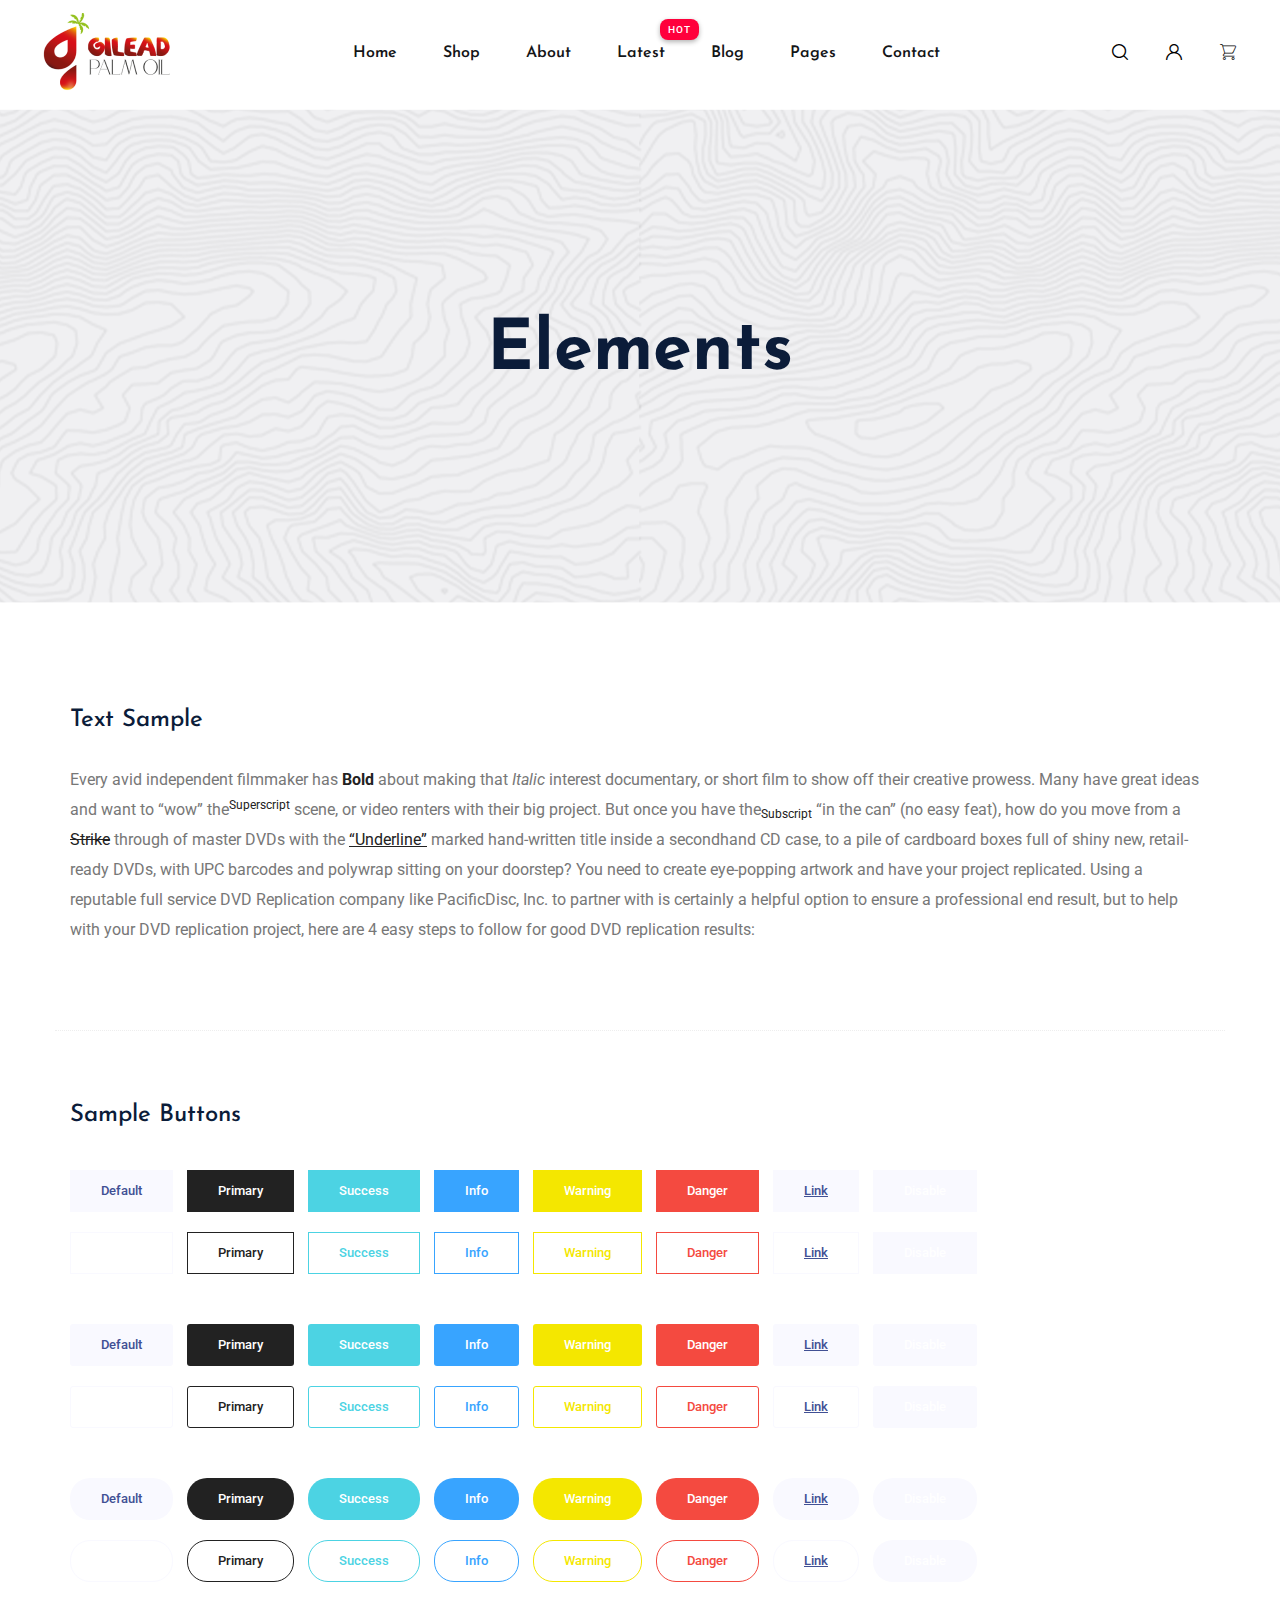
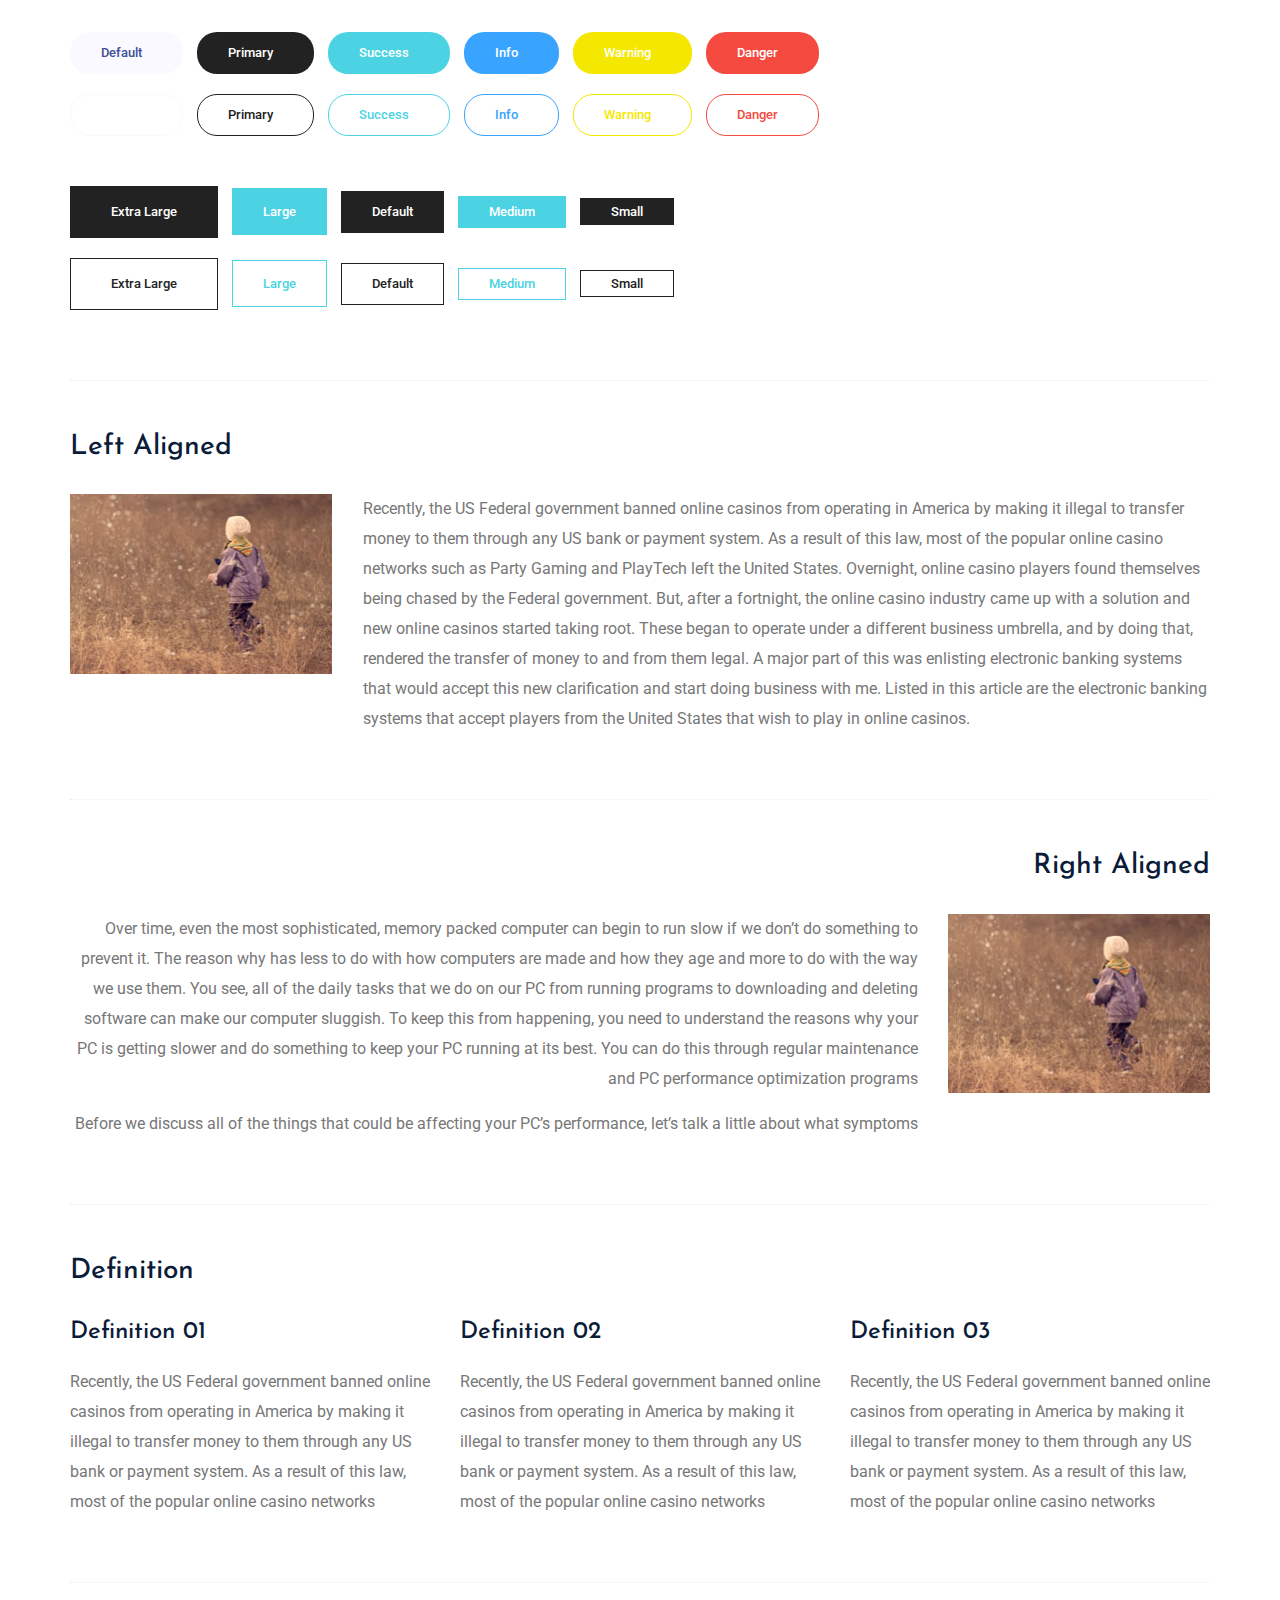
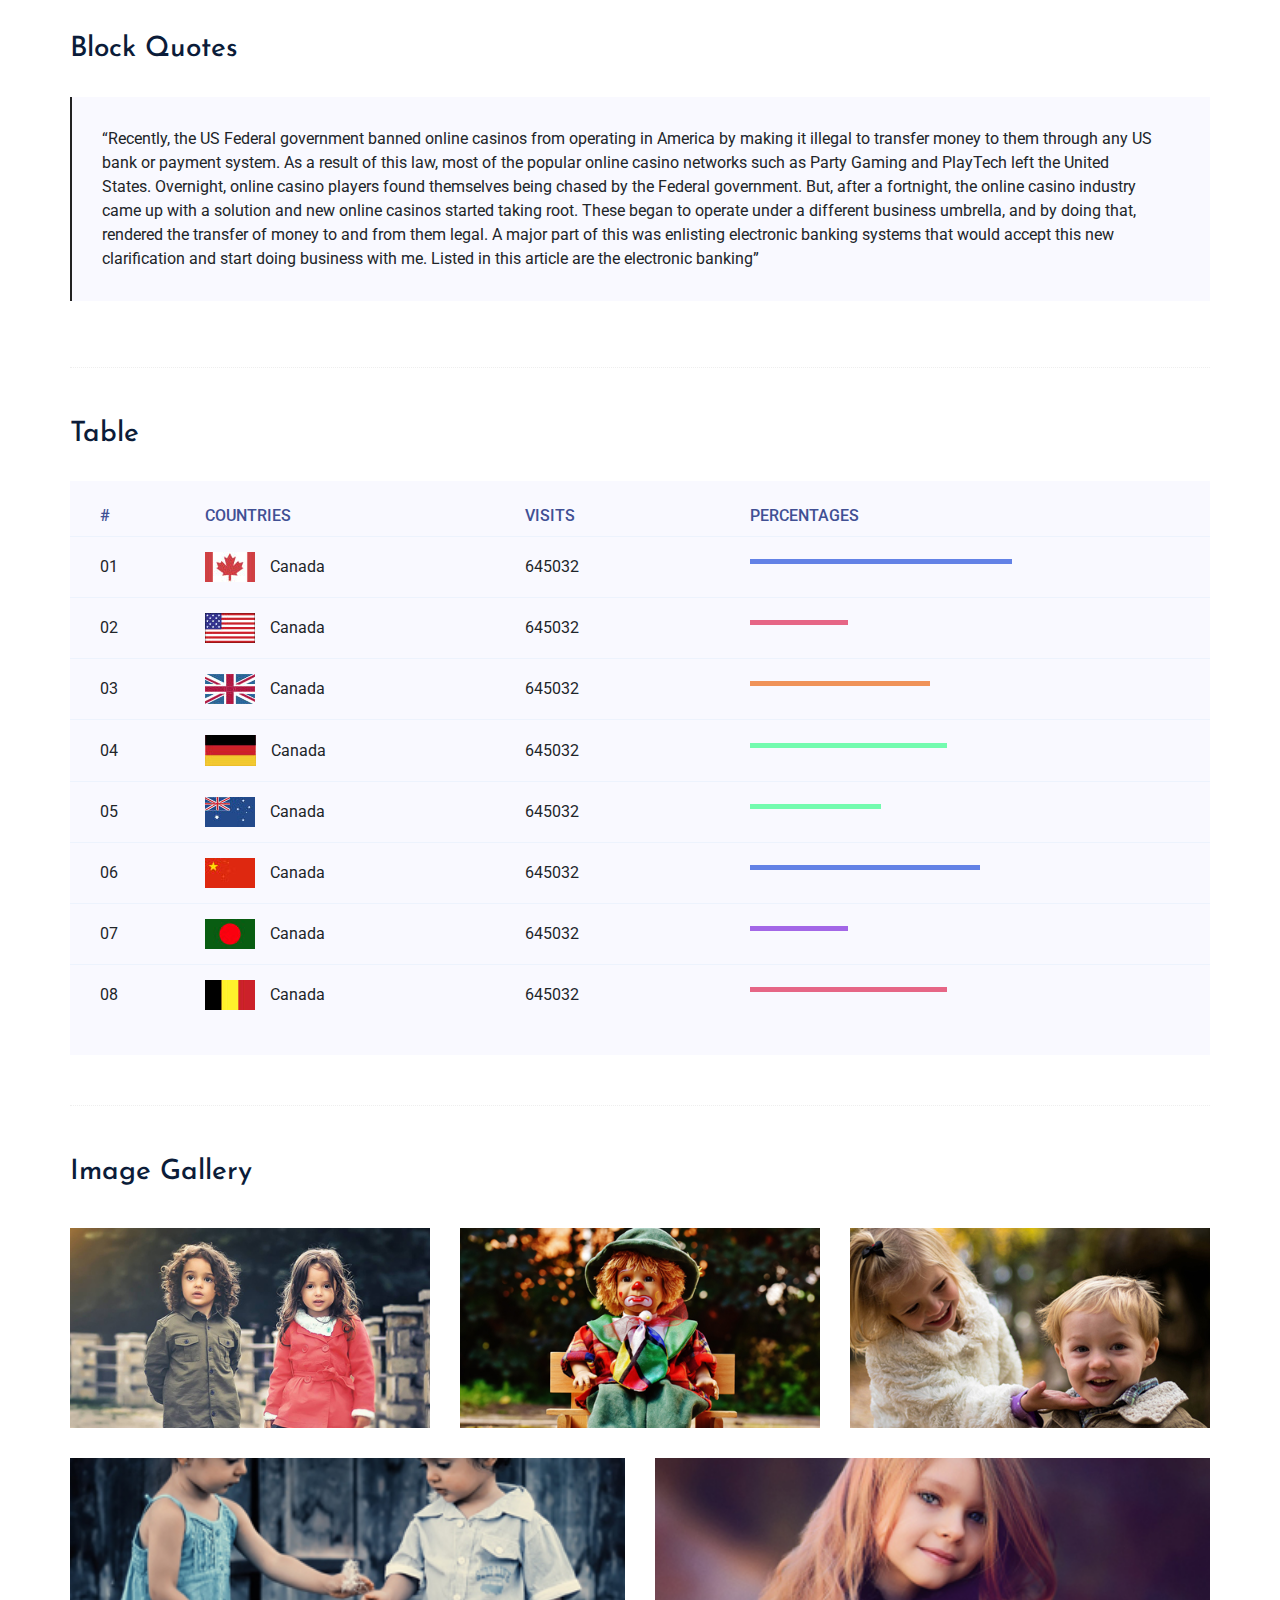
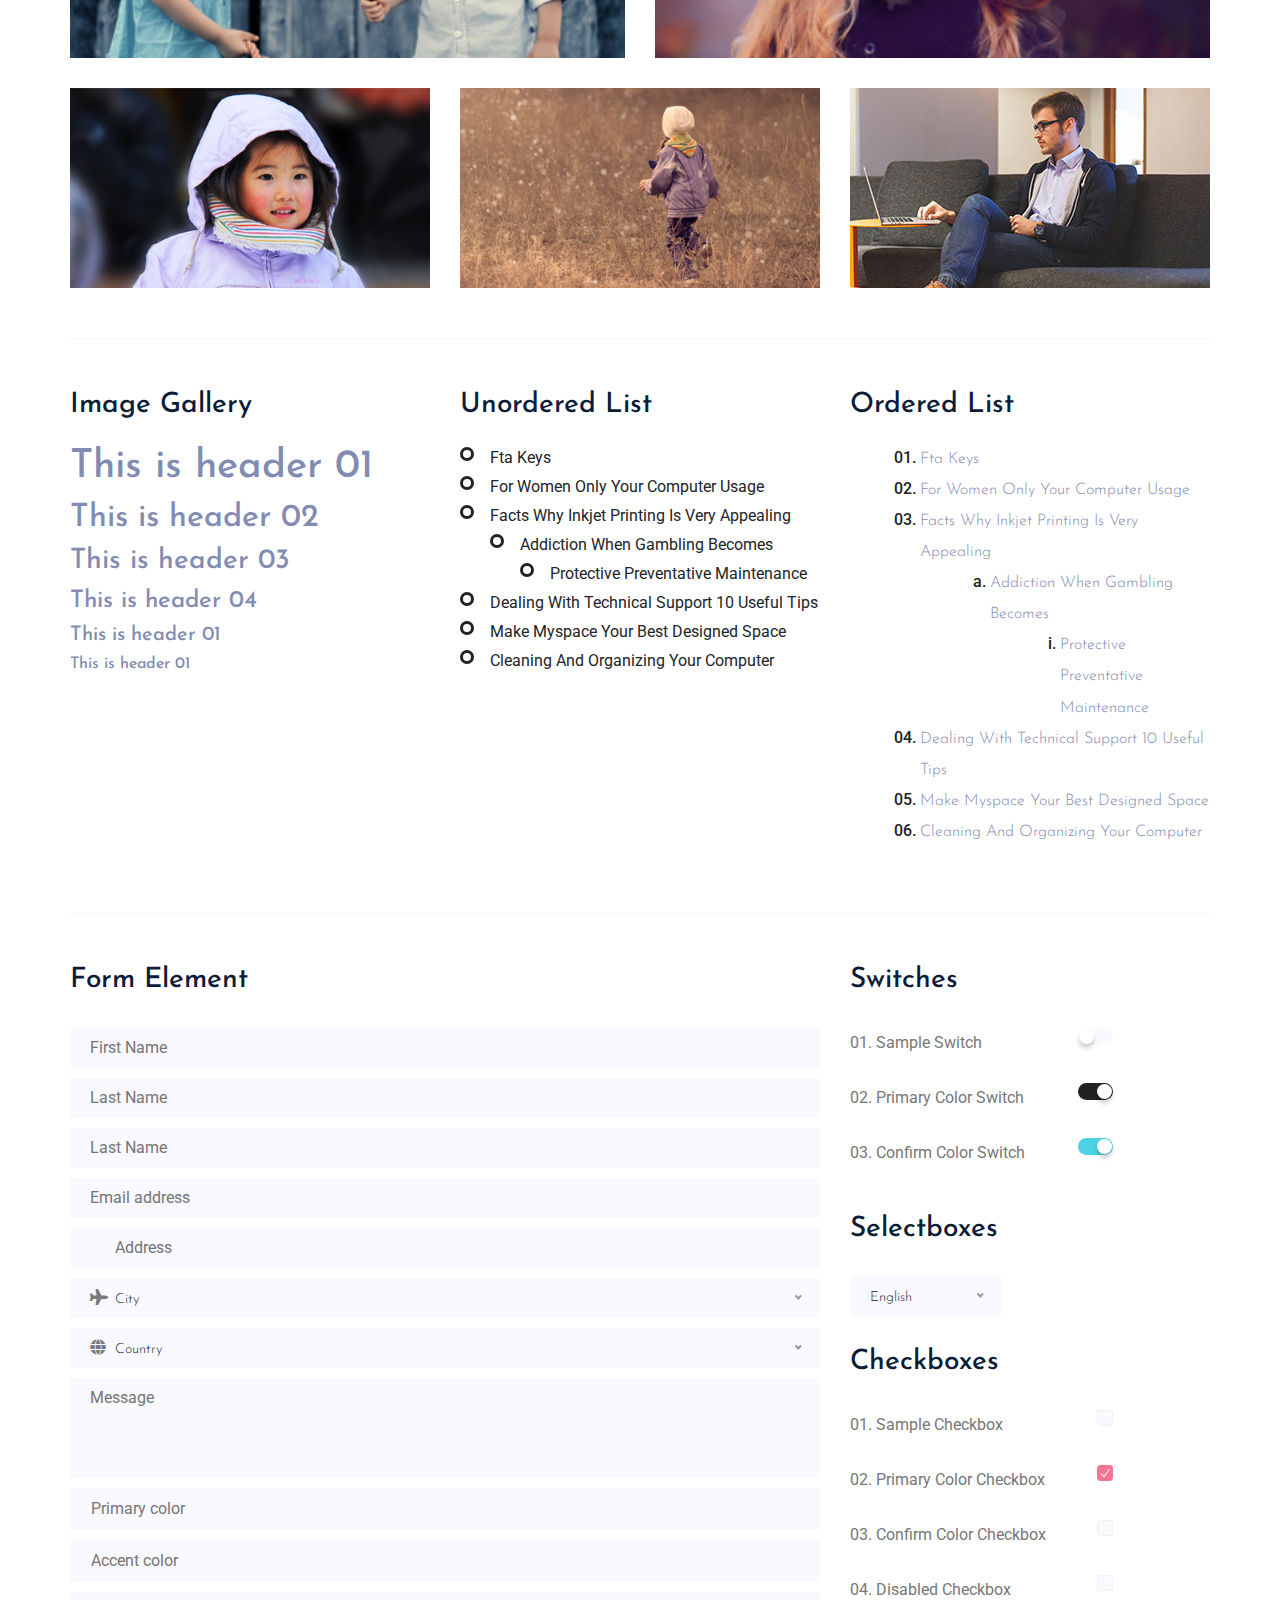
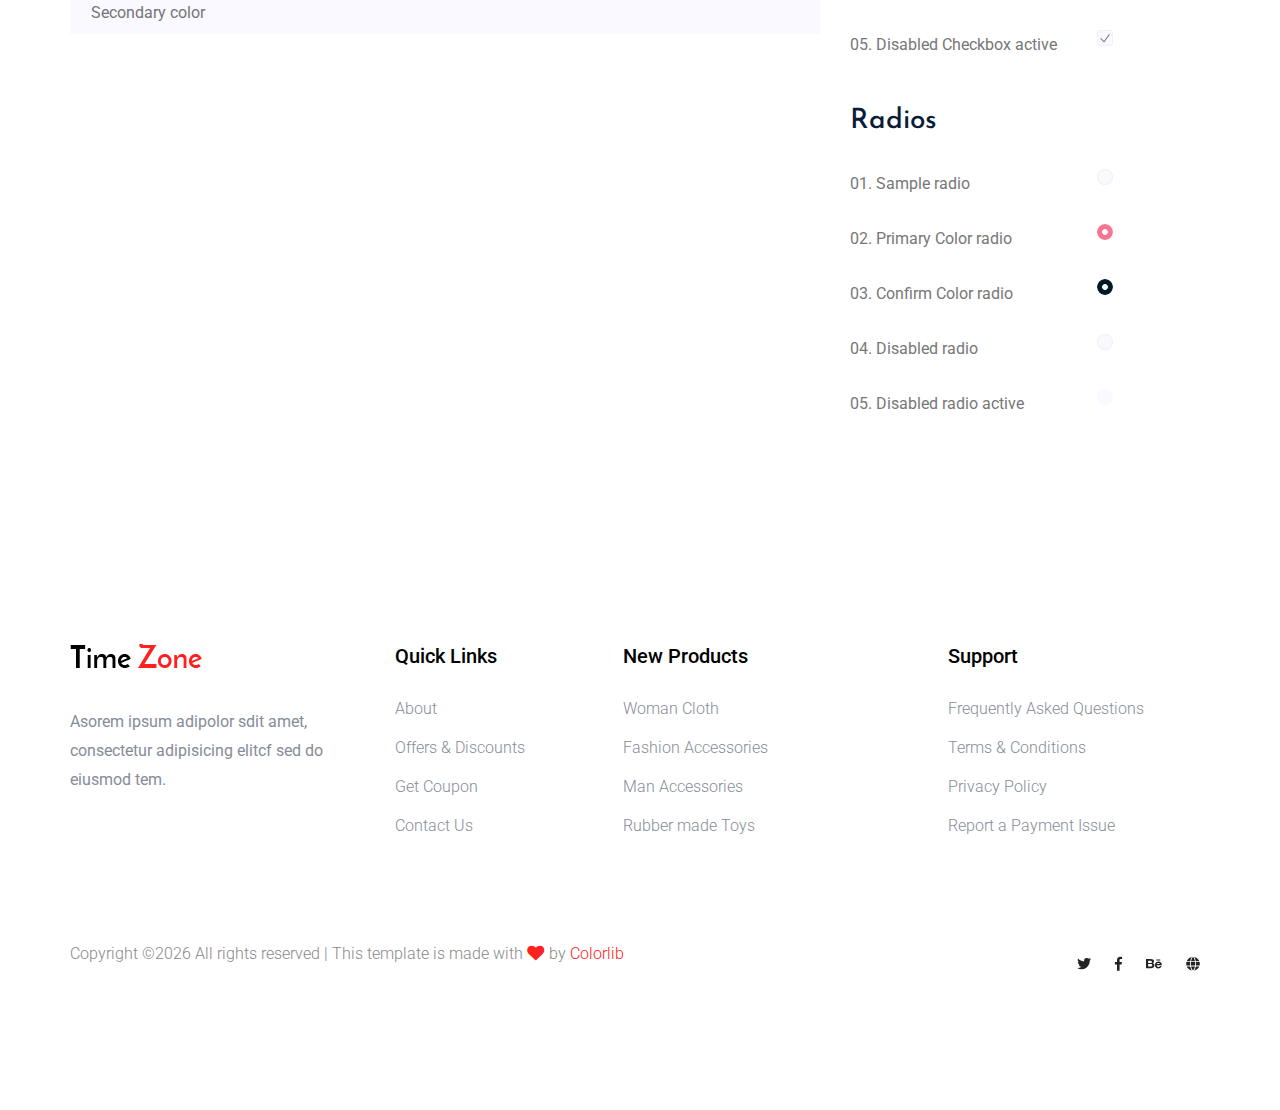
<file: elements.html>
<!doctype html>
<html class="no-js" lang="zxx">
<head>
	<meta charset="utf-8">
	<meta http-equiv="x-ua-compatible" content="ie=edge">
	<title>Watch shop | eCommers</title>
	<meta name="description" content="">
	<meta name="viewport" content="width=device-width, initial-scale=1">
	<link rel="manifest" href="site.webmanifest">
	<link rel="shortcut icon" type="image/x-icon" href="assets/img/favicon.ico">

	<!-- CSS here -->
	<link rel="stylesheet" href="assets/css/bootstrap.min.css">
	<link rel="stylesheet" href="assets/css/owl.carousel.min.css">
	<link rel="stylesheet" href="assets/css/flaticon.css">
	<link rel="stylesheet" href="assets/css/slicknav.css">
	<link rel="stylesheet" href="assets/css/animate.min.css">
	<link rel="stylesheet" href="assets/css/magnific-popup.css">
	<link rel="stylesheet" href="assets/css/fontawesome-all.min.css">
	<link rel="stylesheet" href="assets/css/themify-icons.css">
	<link rel="stylesheet" href="assets/css/slick.css">
	<link rel="stylesheet" href="assets/css/nice-select.css">
	<link rel="stylesheet" href="assets/css/style.css">
</head>
<body>
	<!-- Preloader Start -->
	<div id="preloader-active">
		<div class="preloader d-flex align-items-center justify-content-center">
			<div class="preloader-inner position-relative">
				<div class="preloader-circle"></div>
				<div class="preloader-img pere-text">
					<img src="assets/img/logo/logo.png" alt="">
				</div>
			</div>
		</div>
	</div>
	<!-- Preloader Start -->
    <header>
        <!-- Header Start -->
        <div class="header-area">
            <div class="main-header header-sticky">
                <div class="container-fluid">
                    <div class="menu-wrapper">
                        <!-- Logo -->
                        <div class="logo">
                            <a href="index.html"><img src="assets/img/logo/logo.png" alt=""></a>
                        </div>
                        <!-- Main-menu -->
                        <div class="main-menu d-none d-lg-block">
                            <nav>                                                
                                <ul id="navigation">  
                                    <li><a href="index.html">Home</a></li>
                                    <li><a href="shop.html">shop</a></li>
                                    <li><a href="about.html">about</a></li>
                                    <li class="hot"><a href="#">Latest</a>
                                        <ul class="submenu">
                                            <li><a href="shop.html"> Product list</a></li>
                                            <li><a href="product_details.html"> Product Details</a></li>
                                        </ul>
                                    </li>
                                    <li><a href="blog.html">Blog</a>
                                        <ul class="submenu">
                                            <li><a href="blog.html">Blog</a></li>
                                            <li><a href="blog-details.html">Blog Details</a></li>
                                        </ul>
                                    </li>
                                    <li><a href="#">Pages</a>
                                        <ul class="submenu">
                                            <li><a href="login.html">Login</a></li>
                                            <li><a href="cart.html">Cart</a></li>
                                            <li><a href="elements.html">Element</a></li>
                                            <li><a href="confirmation.html">Confirmation</a></li>
                                            <li><a href="checkout.html">Product Checkout</a></li>
                                        </ul>
                                    </li>
                                    <li><a href="contact.html">Contact</a></li>
                                </ul>
                            </nav>
                        </div>
                        <!-- Header Right -->
                        <div class="header-right">
                            <ul>
                                <li>
                                    <div class="nav-search search-switch">
                                        <span class="flaticon-search"></span>
                                    </div>
                                </li>
                                <li> <a href="login.html"><span class="flaticon-user"></span></a></li>
                                <li><a href="cart.html"><span class="flaticon-shopping-cart"></span></a> </li>
                            </ul>
                        </div>
                    </div>
                    <!-- Mobile Menu -->
                    <div class="col-12">
                        <div class="mobile_menu d-block d-lg-none"></div>
                    </div>
                </div>
            </div>
        </div>
        <!-- Header End -->
    </header>
	<main>
		<!-- Hero Area Start-->
		<div class="slider-area ">
			<div class="single-slider slider-height2 d-flex align-items-center">
				<div class="container">
					<div class="row">
						<div class="col-xl-12">
							<div class="hero-cap text-center">
								<h2>Elements</h2>
							</div>
						</div>
					</div>
				</div>
			</div>
		</div>
		<!-- Hero Area End-->
		<!-- Start Sample Area -->
		<section class="sample-text-area">
			<div class="container box_1170">
				<h3 class="text-heading">Text Sample</h3>
				<p class="sample-text">
					Every avid independent filmmaker has <b>Bold</b> about making that <i>Italic</i> interest documentary,
					or short
					film to show off their creative prowess. Many have great ideas and want to “wow”
					the<sup>Superscript</sup> scene,
					or video renters with their big project. But once you have the<sub>Subscript</sub> “in the can” (no easy
					feat), how
					do you move from a <del>Strike</del> through of master DVDs with the <u>“Underline”</u> marked
					hand-written title
					inside a secondhand CD case, to a pile of cardboard boxes full of shiny new, retail-ready DVDs, with UPC
					barcodes
					and polywrap sitting on your doorstep? You need to create eye-popping artwork and have your project
					replicated.
					Using a reputable full service DVD Replication company like PacificDisc, Inc. to partner with is
					certainly a
					helpful option to ensure a professional end result, but to help with your DVD replication project, here
					are 4 easy
					steps to follow for good DVD replication results:

				</p>
			</div>
		</section>
		<!-- End Sample Area -->
		<!-- Start Button -->
		<section class="button-area">
			<div class="container box_1170 border-top-generic">
				<h3 class="text-heading">Sample Buttons</h3>
				<div class="button-group-area">
					<a href="#" class="genric-btn default">Default</a>
					<a href="#" class="genric-btn primary">Primary</a>
					<a href="#" class="genric-btn success">Success</a>
					<a href="#" class="genric-btn info">Info</a>
					<a href="#" class="genric-btn warning">Warning</a>
					<a href="#" class="genric-btn danger">Danger</a>
					<a href="#" class="genric-btn link">Link</a>
					<a href="#" class="genric-btn disable">Disable</a>
				</div>
				<div class="button-group-area mt-10">
					<a href="#" class="genric-btn default-border">Default</a>
					<a href="#" class="genric-btn primary-border">Primary</a>
					<a href="#" class="genric-btn success-border">Success</a>
					<a href="#" class="genric-btn info-border">Info</a>
					<a href="#" class="genric-btn warning-border">Warning</a>
					<a href="#" class="genric-btn danger-border">Danger</a>
					<a href="#" class="genric-btn link-border">Link</a>
					<a href="#" class="genric-btn disable">Disable</a>
				</div>
				<div class="button-group-area mt-40">
					<a href="#" class="genric-btn default radius">Default</a>
					<a href="#" class="genric-btn primary radius">Primary</a>
					<a href="#" class="genric-btn success radius">Success</a>
					<a href="#" class="genric-btn info radius">Info</a>
					<a href="#" class="genric-btn warning radius">Warning</a>
					<a href="#" class="genric-btn danger radius">Danger</a>
					<a href="#" class="genric-btn link radius">Link</a>
					<a href="#" class="genric-btn disable radius">Disable</a>
				</div>
				<div class="button-group-area mt-10">
					<a href="#" class="genric-btn default-border radius">Default</a>
					<a href="#" class="genric-btn primary-border radius">Primary</a>
					<a href="#" class="genric-btn success-border radius">Success</a>
					<a href="#" class="genric-btn info-border radius">Info</a>
					<a href="#" class="genric-btn warning-border radius">Warning</a>
					<a href="#" class="genric-btn danger-border radius">Danger</a>
					<a href="#" class="genric-btn link-border radius">Link</a>
					<a href="#" class="genric-btn disable radius">Disable</a>
				</div>
				<div class="button-group-area mt-40">
					<a href="#" class="genric-btn default circle">Default</a>
					<a href="#" class="genric-btn primary circle">Primary</a>
					<a href="#" class="genric-btn success circle">Success</a>
					<a href="#" class="genric-btn info circle">Info</a>
					<a href="#" class="genric-btn warning circle">Warning</a>
					<a href="#" class="genric-btn danger circle">Danger</a>
					<a href="#" class="genric-btn link circle">Link</a>
					<a href="#" class="genric-btn disable circle">Disable</a>
				</div>
				<div class="button-group-area mt-10">
					<a href="#" class="genric-btn default-border circle">Default</a>
					<a href="#" class="genric-btn primary-border circle">Primary</a>
					<a href="#" class="genric-btn success-border circle">Success</a>
					<a href="#" class="genric-btn info-border circle">Info</a>
					<a href="#" class="genric-btn warning-border circle">Warning</a>
					<a href="#" class="genric-btn danger-border circle">Danger</a>
					<a href="#" class="genric-btn link-border circle">Link</a>
					<a href="#" class="genric-btn disable circle">Disable</a>
				</div>
				<div class="button-group-area mt-40">
					<a href="#" class="genric-btn default circle arrow">Default<span class="lnr lnr-arrow-right"></span></a>
					<a href="#" class="genric-btn primary circle arrow">Primary<span class="lnr lnr-arrow-right"></span></a>
					<a href="#" class="genric-btn success circle arrow">Success<span class="lnr lnr-arrow-right"></span></a>
					<a href="#" class="genric-btn info circle arrow">Info<span class="lnr lnr-arrow-right"></span></a>
					<a href="#" class="genric-btn warning circle arrow">Warning<span class="lnr lnr-arrow-right"></span></a>
					<a href="#" class="genric-btn danger circle arrow">Danger<span class="lnr lnr-arrow-right"></span></a>
				</div>
				<div class="button-group-area mt-10">
					<a href="#" class="genric-btn default-border circle arrow">Default<span
							class="lnr lnr-arrow-right"></span></a>
					<a href="#" class="genric-btn primary-border circle arrow">Primary<span
							class="lnr lnr-arrow-right"></span></a>
					<a href="#" class="genric-btn success-border circle arrow">Success<span
							class="lnr lnr-arrow-right"></span></a>
					<a href="#" class="genric-btn info-border circle arrow">Info<span
							class="lnr lnr-arrow-right"></span></a>
					<a href="#" class="genric-btn warning-border circle arrow">Warning<span
							class="lnr lnr-arrow-right"></span></a>
					<a href="#" class="genric-btn danger-border circle arrow">Danger<span
							class="lnr lnr-arrow-right"></span></a>
				</div>
				<div class="button-group-area mt-40">
					<a href="#" class="genric-btn primary e-large">Extra Large</a>
					<a href="#" class="genric-btn success large">Large</a>
					<a href="#" class="genric-btn primary">Default</a>
					<a href="#" class="genric-btn success medium">Medium</a>
					<a href="#" class="genric-btn primary small">Small</a>
				</div>
				<div class="button-group-area mt-10">
					<a href="#" class="genric-btn primary-border e-large">Extra Large</a>
					<a href="#" class="genric-btn success-border large">Large</a>
					<a href="#" class="genric-btn primary-border">Default</a>
					<a href="#" class="genric-btn success-border medium">Medium</a>
					<a href="#" class="genric-btn primary-border small">Small</a>
				</div>
			</div>
		</section>
		<!-- End Button -->
		<!-- Start Align Area -->
		<div class="whole-wrap">
			<div class="container box_1170">
				<div class="section-top-border">
					<h3 class="mb-30">Left Aligned</h3>
					<div class="row">
						<div class="col-md-3">
							<img src="assets/img/elements/d.jpg" alt="" class="img-fluid">
						</div>
						<div class="col-md-9 mt-sm-20">
							<p>Recently, the US Federal government banned online casinos from operating in America by making
								it illegal to
								transfer money to them through any US bank or payment system. As a result of this law, most
								of the popular
								online casino networks such as Party Gaming and PlayTech left the United States. Overnight,
								online casino
								players found themselves being chased by the Federal government. But, after a fortnight, the
								online casino
								industry came up with a solution and new online casinos started taking root. These began to
								operate under a
								different business umbrella, and by doing that, rendered the transfer of money to and from
								them legal. A major
								part of this was enlisting electronic banking systems that would accept this new
								clarification and start doing
								business with me. Listed in this article are the electronic banking systems that accept
								players from the United
								States that wish to play in online casinos.</p>
						</div>
					</div>
				</div>
				<div class="section-top-border text-right">
					<h3 class="mb-30">Right Aligned</h3>
					<div class="row">
						<div class="col-md-9">
							<p class="text-right">Over time, even the most sophisticated, memory packed computer can begin
								to run slow if we
								don’t do something to prevent it. The reason why has less to do with how computers are made
								and how they age and
								more to do with the way we use them. You see, all of the daily tasks that we do on our PC
								from running programs
								to downloading and deleting software can make our computer sluggish. To keep this from
								happening, you need to
								understand the reasons why your PC is getting slower and do something to keep your PC
								running at its best. You
								can do this through regular maintenance and PC performance optimization programs</p>
							<p class="text-right">Before we discuss all of the things that could be affecting your PC’s
								performance, let’s
								talk a little about what symptoms</p>
						</div>
						<div class="col-md-3">
							<img src="assets/img/elements/d.jpg" alt="" class="img-fluid">
						</div>
					</div>
				</div>
				<div class="section-top-border">
					<h3 class="mb-30">Definition</h3>
					<div class="row">
						<div class="col-md-4">
							<div class="single-defination">
								<h4 class="mb-20">Definition 01</h4>
								<p>Recently, the US Federal government banned online casinos from operating in America by
									making it illegal to
									transfer money to them through any US bank or payment system. As a result of this law,
									most of the popular
									online casino networks</p>
							</div>
						</div>
						<div class="col-md-4">
							<div class="single-defination">
								<h4 class="mb-20">Definition 02</h4>
								<p>Recently, the US Federal government banned online casinos from operating in America by
									making it illegal to
									transfer money to them through any US bank or payment system. As a result of this law,
									most of the popular
									online casino networks</p>
							</div>
						</div>
						<div class="col-md-4">
							<div class="single-defination">
								<h4 class="mb-20">Definition 03</h4>
								<p>Recently, the US Federal government banned online casinos from operating in America by
									making it illegal to
									transfer money to them through any US bank or payment system. As a result of this law,
									most of the popular
									online casino networks</p>
							</div>
						</div>
					</div>
				</div>
				<div class="section-top-border">
					<h3 class="mb-30">Block Quotes</h3>
					<div class="row">
						<div class="col-lg-12">
							<blockquote class="generic-blockquote">
								“Recently, the US Federal government banned online casinos from operating in America by
								making it illegal to
								transfer money to them through any US bank or payment system. As a result of this law, most
								of the popular
								online casino networks such as Party Gaming and PlayTech left the United States. Overnight,
								online casino
								players found themselves being chased by the Federal government. But, after a fortnight, the
								online casino
								industry came up with a solution and new online casinos started taking root. These began to
								operate under a
								different business umbrella, and by doing that, rendered the transfer of money to and from
								them legal. A major
								part of this was enlisting electronic banking systems that would accept this new
								clarification and start doing
								business with me. Listed in this article are the electronic banking”
							</blockquote>
						</div>
					</div>
				</div>
				<div class="section-top-border">
					<h3 class="mb-30">Table</h3>
					<div class="progress-table-wrap">
						<div class="progress-table">
							<div class="table-head">
								<div class="serial">#</div>
								<div class="country">Countries</div>
								<div class="visit">Visits</div>
								<div class="percentage">Percentages</div>
							</div>
							<div class="table-row">
								<div class="serial">01</div>
								<div class="country"> <img src="assets/img/elements/f1.jpg" alt="flag">Canada</div>
								<div class="visit">645032</div>
								<div class="percentage">
									<div class="progress">
										<div class="progress-bar color-1" role="progressbar" style="width: 80%"
											aria-valuenow="80" aria-valuemin="0" aria-valuemax="100"></div>
									</div>
								</div>
							</div>
							<div class="table-row">
								<div class="serial">02</div>
								<div class="country"> <img src="assets/img/elements/f2.jpg" alt="flag">Canada</div>
								<div class="visit">645032</div>
								<div class="percentage">
									<div class="progress">
										<div class="progress-bar color-2" role="progressbar" style="width: 30%"
											aria-valuenow="30" aria-valuemin="0" aria-valuemax="100"></div>
									</div>
								</div>
							</div>
							<div class="table-row">
								<div class="serial">03</div>
								<div class="country"> <img src="assets/img/elements/f3.jpg" alt="flag">Canada</div>
								<div class="visit">645032</div>
								<div class="percentage">
									<div class="progress">
										<div class="progress-bar color-3" role="progressbar" style="width: 55%"
											aria-valuenow="55" aria-valuemin="0" aria-valuemax="100"></div>
									</div>
								</div>
							</div>
							<div class="table-row">
								<div class="serial">04</div>
								<div class="country"> <img src="assets/img/elements/f4.jpg" alt="flag">Canada</div>
								<div class="visit">645032</div>
								<div class="percentage">
									<div class="progress">
										<div class="progress-bar color-4" role="progressbar" style="width: 60%"
											aria-valuenow="60" aria-valuemin="0" aria-valuemax="100"></div>
									</div>
								</div>
							</div>
							<div class="table-row">
								<div class="serial">05</div>
								<div class="country"> <img src="assets/img/elements/f5.jpg" alt="flag">Canada</div>
								<div class="visit">645032</div>
								<div class="percentage">
									<div class="progress">
										<div class="progress-bar color-5" role="progressbar" style="width: 40%"
											aria-valuenow="40" aria-valuemin="0" aria-valuemax="100"></div>
									</div>
								</div>
							</div>
							<div class="table-row">
								<div class="serial">06</div>
								<div class="country"> <img src="assets/img/elements/f6.jpg" alt="flag">Canada</div>
								<div class="visit">645032</div>
								<div class="percentage">
									<div class="progress">
										<div class="progress-bar color-6" role="progressbar" style="width: 70%"
											aria-valuenow="70" aria-valuemin="0" aria-valuemax="100"></div>
									</div>
								</div>
							</div>
							<div class="table-row">
								<div class="serial">07</div>
								<div class="country"> <img src="assets/img/elements/f7.jpg" alt="flag">Canada</div>
								<div class="visit">645032</div>
								<div class="percentage">
									<div class="progress">
										<div class="progress-bar color-7" role="progressbar" style="width: 30%"
											aria-valuenow="30" aria-valuemin="0" aria-valuemax="100"></div>
									</div>
								</div>
							</div>
							<div class="table-row">
								<div class="serial">08</div>
								<div class="country"> <img src="assets/img/elements/f8.jpg" alt="flag">Canada</div>
								<div class="visit">645032</div>
								<div class="percentage">
									<div class="progress">
										<div class="progress-bar color-8" role="progressbar" style="width: 60%"
											aria-valuenow="60" aria-valuemin="0" aria-valuemax="100"></div>
									</div>
								</div>
							</div>
						</div>
					</div>
				</div>
				<div class="section-top-border">
					<h3>Image Gallery</h3>
					<div class="row gallery-item">
						<div class="col-md-4">
							<a href="assets/img/elements/g1.jpg" class="img-pop-up">
								<div class="single-gallery-image" style="background: url(assets/img/elements/g1.jpg);"></div>
							</a>
						</div>
						<div class="col-md-4">
							<a href="assets/img/elements/g2.jpg" class="img-pop-up">
								<div class="single-gallery-image" style="background: url(assets/img/elements/g2.jpg);"></div>
							</a>
						</div>
						<div class="col-md-4">
							<a href="assets/img/elements/g3.jpg" class="img-pop-up">
								<div class="single-gallery-image" style="background: url(assets/img/elements/g3.jpg);"></div>
							</a>
						</div>
						<div class="col-md-6">
							<a href="assets/img/elements/g4.jpg" class="img-pop-up">
								<div class="single-gallery-image" style="background: url(assets/img/elements/g4.jpg);"></div>
							</a>
						</div>
						<div class="col-md-6">
							<a href="assets/img/elements/g5.jpg" class="img-pop-up">
								<div class="single-gallery-image" style="background: url(assets/img/elements/g5.jpg);"></div>
							</a>
						</div>
						<div class="col-md-4">
							<a href="assets/img/elements/g6.jpg" class="img-pop-up">
								<div class="single-gallery-image" style="background: url(assets/img/elements/g6.jpg);"></div>
							</a>
						</div>
						<div class="col-md-4">
							<a href="assets/img/elements/g7.jpg" class="img-pop-up">
								<div class="single-gallery-image" style="background: url(assets/img/elements/g7.jpg);"></div>
							</a>
						</div>
						<div class="col-md-4">
							<a href="assets/img/elements/g8.jpg" class="img-pop-up">
								<div class="single-gallery-image" style="background: url(assets/img/elements/g8.jpg);"></div>
							</a>
						</div>
					</div>
				</div>
				<div class="section-top-border">
					<div class="row">
						<div class="col-md-4">
							<h3 class="mb-20">Image Gallery</h3>
							<div class="typography">
								<h1>This is header 01</h1>
								<h2>This is header 02</h2>
								<h3>This is header 03</h3>
								<h4>This is header 04</h4>
								<h5>This is header 01</h5>
								<h6>This is header 01</h6>
							</div>
						</div>
						<div class="col-md-4 mt-sm-30">
							<h3 class="mb-20">Unordered List</h3>
							<div class="">
								<ul class="unordered-list">
									<li>Fta Keys</li>
									<li>For Women Only Your Computer Usage</li>
									<li>Facts Why Inkjet Printing Is Very Appealing
										<ul>
											<li>Addiction When Gambling Becomes
												<ul>
													<li>Protective Preventative Maintenance</li>
												</ul>
											</li>
										</ul>
									</li>
									<li>Dealing With Technical Support 10 Useful Tips</li>
									<li>Make Myspace Your Best Designed Space</li>
									<li>Cleaning And Organizing Your Computer</li>
								</ul>
							</div>
						</div>
						<div class="col-md-4 mt-sm-30">
							<h3 class="mb-20">Ordered List</h3>
							<div class="">
								<ol class="ordered-list">
									<li><span>Fta Keys</span></li>
									<li><span>For Women Only Your Computer Usage</span></li>
									<li><span>Facts Why Inkjet Printing Is Very Appealing</span>
										<ol class="ordered-list-alpha">
											<li><span>Addiction When Gambling Becomes</span>
												<ol class="ordered-list-roman">
													<li><span>Protective Preventative Maintenance</span></li>
												</ol>
											</li>
										</ol>
									</li>
									<li><span>Dealing With Technical Support 10 Useful Tips</span></li>
									<li><span>Make Myspace Your Best Designed Space</span></li>
									<li><span>Cleaning And Organizing Your Computer</span></li>
								</ol>
							</div>
						</div>
					</div>
				</div>
				<div class="section-top-border">
					<div class="row">
						<div class="col-lg-8 col-md-8">
							<h3 class="mb-30">Form Element</h3>
							<form action="#">
								<div class="mt-10">
									<input type="text" name="first_name" placeholder="First Name"
										onfocus="this.placeholder = ''" onblur="this.placeholder = 'First Name'" required
										class="single-input">
								</div>
								<div class="mt-10">
									<input type="text" name="last_name" placeholder="Last Name"
										onfocus="this.placeholder = ''" onblur="this.placeholder = 'Last Name'" required
										class="single-input">
								</div>
								<div class="mt-10">
									<input type="text" name="last_name" placeholder="Last Name"
										onfocus="this.placeholder = ''" onblur="this.placeholder = 'Last Name'" required
										class="single-input">
								</div>
								<div class="mt-10">
									<input type="email" name="EMAIL" placeholder="Email address"
										onfocus="this.placeholder = ''" onblur="this.placeholder = 'Email address'" required
										class="single-input">
								</div>
								<div class="input-group-icon mt-10">
									<div class="icon"><i class="fa fa-thumb-tack" aria-hidden="true"></i></div>
									<input type="text" name="address" placeholder="Address" onfocus="this.placeholder = ''"
										onblur="this.placeholder = 'Address'" required class="single-input">
								</div>
								<div class="input-group-icon mt-10">
									<div class="icon"><i class="fa fa-plane" aria-hidden="true"></i></div>
									<div class="form-select" id="default-select"">
												<select>
													<option value=" 1">City</option>
										<option value="1">Dhaka</option>
										<option value="1">Dilli</option>
										<option value="1">Newyork</option>
										<option value="1">Islamabad</option>
										</select>
									</div>
								</div>
								<div class="input-group-icon mt-10">
									<div class="icon"><i class="fa fa-globe" aria-hidden="true"></i></div>
									<div class="form-select" id="default-select"">
												<select>
													<option value=" 1">Country</option>
										<option value="1">Bangladesh</option>
										<option value="1">India</option>
										<option value="1">England</option>
										<option value="1">Srilanka</option>
										</select>
									</div>
								</div>

								<div class="mt-10">
									<textarea class="single-textarea" placeholder="Message" onfocus="this.placeholder = ''"
										onblur="this.placeholder = 'Message'" required></textarea>
								</div>
								<!-- For Gradient Border Use -->
								<!-- <div class="mt-10">
											<div class="primary-input">
												<input id="primary-input" type="text" name="first_name" placeholder="Primary color" onfocus="this.placeholder = ''" onblur="this.placeholder = 'Primary color'">
												<label for="primary-input"></label>
											</div>
										</div> -->
								<div class="mt-10">
									<input type="text" name="first_name" placeholder="Primary color"
										onfocus="this.placeholder = ''" onblur="this.placeholder = 'Primary color'" required
										class="single-input-primary">
								</div>
								<div class="mt-10">
									<input type="text" name="first_name" placeholder="Accent color"
										onfocus="this.placeholder = ''" onblur="this.placeholder = 'Accent color'" required
										class="single-input-accent">
								</div>
								<div class="mt-10">
									<input type="text" name="first_name" placeholder="Secondary color"
										onfocus="this.placeholder = ''" onblur="this.placeholder = 'Secondary color'"
										required class="single-input-secondary">
								</div>
							</form>
						</div>
						<div class="col-lg-3 col-md-4 mt-sm-30">
							<div class="single-element-widget">
								<h3 class="mb-30">Switches</h3>
								<div class="switch-wrap d-flex justify-content-between">
									<p>01. Sample Switch</p>
									<div class="primary-switch">
										<input type="checkbox" id="default-switch">
										<label for="default-switch"></label>
									</div>
								</div>
								<div class="switch-wrap d-flex justify-content-between">
									<p>02. Primary Color Switch</p>
									<div class="primary-switch">
										<input type="checkbox" id="primary-switch" checked>
										<label for="primary-switch"></label>
									</div>
								</div>
								<div class="switch-wrap d-flex justify-content-between">
									<p>03. Confirm Color Switch</p>
									<div class="confirm-switch">
										<input type="checkbox" id="confirm-switch" checked>
										<label for="confirm-switch"></label>
									</div>
								</div>
							</div>
							<div class="single-element-widget mt-30">
								<h3 class="mb-30">Selectboxes</h3>
								<div class="default-select" id="default-select"">
											<select>
												<option value=" 1">English</option>
									<option value="1">Spanish</option>
									<option value="1">Arabic</option>
									<option value="1">Portuguise</option>
									<option value="1">Bengali</option>
									</select>
								</div>
							</div>
							<div class="single-element-widget mt-30">
								<h3 class="mb-30">Checkboxes</h3>
								<div class="switch-wrap d-flex justify-content-between">
									<p>01. Sample Checkbox</p>
									<div class="primary-checkbox">
										<input type="checkbox" id="default-checkbox">
										<label for="default-checkbox"></label>
									</div>
								</div>
								<div class="switch-wrap d-flex justify-content-between">
									<p>02. Primary Color Checkbox</p>
									<div class="primary-checkbox">
										<input type="checkbox" id="primary-checkbox" checked>
										<label for="primary-checkbox"></label>
									</div>
								</div>
								<div class="switch-wrap d-flex justify-content-between">
									<p>03. Confirm Color Checkbox</p>
									<div class="confirm-checkbox">
										<input type="checkbox" id="confirm-checkbox">
										<label for="confirm-checkbox"></label>
									</div>
								</div>
								<div class="switch-wrap d-flex justify-content-between">
									<p>04. Disabled Checkbox</p>
									<div class="disabled-checkbox">
										<input type="checkbox" id="disabled-checkbox" disabled>
										<label for="disabled-checkbox"></label>
									</div>
								</div>
								<div class="switch-wrap d-flex justify-content-between">
									<p>05. Disabled Checkbox active</p>
									<div class="disabled-checkbox">
										<input type="checkbox" id="disabled-checkbox-active" checked disabled>
										<label for="disabled-checkbox-active"></label>
									</div>
								</div>
							</div>
							<div class="single-element-widget mt-30">
								<h3 class="mb-30">Radios</h3>
								<div class="switch-wrap d-flex justify-content-between">
									<p>01. Sample radio</p>
									<div class="primary-radio">
										<input type="checkbox" id="default-radio">
										<label for="default-radio"></label>
									</div>
								</div>
								<div class="switch-wrap d-flex justify-content-between">
									<p>02. Primary Color radio</p>
									<div class="primary-radio">
										<input type="checkbox" id="primary-radio" checked>
										<label for="primary-radio"></label>
									</div>
								</div>
								<div class="switch-wrap d-flex justify-content-between">
									<p>03. Confirm Color radio</p>
									<div class="confirm-radio">
										<input type="checkbox" id="confirm-radio" checked>
										<label for="confirm-radio"></label>
									</div>
								</div>
								<div class="switch-wrap d-flex justify-content-between">
									<p>04. Disabled radio</p>
									<div class="disabled-radio">
										<input type="checkbox" id="disabled-radio" disabled>
										<label for="disabled-radio"></label>
									</div>
								</div>
								<div class="switch-wrap d-flex justify-content-between">
									<p>05. Disabled radio active</p>
									<div class="disabled-radio">
										<input type="checkbox" id="disabled-radio-active" checked disabled>
										<label for="disabled-radio-active"></label>
									</div>
								</div>
							</div>
						</div>
					</div>
				</div>
			</div>
		</div>
		<!-- End Align Area -->
	</main>
	<footer>
		<!-- Footer Start-->
		<div class="footer-area footer-padding">
			<div class="container">
				<div class="row d-flex justify-content-between">
					<div class="col-xl-3 col-lg-3 col-md-5 col-sm-6">
						<div class="single-footer-caption mb-50">
							<div class="single-footer-caption mb-30">
								<!-- logo -->
								<div class="footer-logo">
									<a href="index.html"><img src="assets/img/logo/logo2_footer.png" alt=""></a>
								</div>
								<div class="footer-tittle">
									<div class="footer-pera">
										<p>Asorem ipsum adipolor sdit amet, consectetur adipisicing elitcf sed do eiusmod tem.</p>
								</div>
								</div>
							</div>
						</div>
					</div>
					<div class="col-xl-2 col-lg-3 col-md-3 col-sm-5">
						<div class="single-footer-caption mb-50">
							<div class="footer-tittle">
								<h4>Quick Links</h4>
								<ul>
									<li><a href="#">About</a></li>
									<li><a href="#"> Offers & Discounts</a></li>
									<li><a href="#"> Get Coupon</a></li>
									<li><a href="#">  Contact Us</a></li>
								</ul>
							</div>
						</div>
					</div>
					<div class="col-xl-3 col-lg-3 col-md-4 col-sm-7">
						<div class="single-footer-caption mb-50">
							<div class="footer-tittle">
								<h4>New Products</h4>
								<ul>
									<li><a href="#">Woman Cloth</a></li>
									<li><a href="#">Fashion Accessories</a></li>
									<li><a href="#"> Man Accessories</a></li>
									<li><a href="#"> Rubber made Toys</a></li>
								</ul>
							</div>
						</div>
					</div>
					<div class="col-xl-3 col-lg-3 col-md-5 col-sm-7">
						<div class="single-footer-caption mb-50">
							<div class="footer-tittle">
								<h4>Support</h4>
								<ul>
									<li><a href="#">Frequently Asked Questions</a></li>
									<li><a href="#">Terms & Conditions</a></li>
									<li><a href="#">Privacy Policy</a></li>
									<li><a href="#">Report a Payment Issue</a></li>
								</ul>
							</div>
						</div>
					</div>
				</div>
				<!-- Footer bottom -->
				<div class="row align-items-center">
					<div class="col-xl-7 col-lg-8 col-md-7">
						<div class="footer-copy-right">
							<p><!-- Link back to Colorlib can't be removed. Template is licensed under CC BY 3.0. -->
  Copyright &copy;<script>document.write(new Date().getFullYear());</script> All rights reserved | This template is made with <i class="fa fa-heart" aria-hidden="true"></i> by <a href="https://colorlib.com" target="_blank">Colorlib</a>
  <!-- Link back to Colorlib can't be removed. Template is licensed under CC BY 3.0. --></p>             
						</div>
					</div>
					<div class="col-xl-5 col-lg-4 col-md-5">
						<div class="footer-copy-right f-right">
							<!-- social -->
							<div class="footer-social">
								<a href="#"><i class="fab fa-twitter"></i></a>
								<a href="https://www.facebook.com/sai4ull"><i class="fab fa-facebook-f"></i></a>
								<a href="#"><i class="fab fa-behance"></i></a>
								<a href="#"><i class="fas fa-globe"></i></a>
							</div>
						</div>
					</div>
				</div>
			</div>
		</div>
		<!-- Footer End-->
	</footer>
	<!--? Search model Begin -->
	<div class="search-model-box">
		<div class="h-100 d-flex align-items-center justify-content-center">
			<div class="search-close-btn">+</div>
			<form class="search-model-form">
				<input type="text" id="search-input" placeholder="Searching key.....">
			</form>
		</div>
	</div>
	<!-- Search model end -->

<!-- JS here -->

    <script src="./assets/js/vendor/modernizr-3.5.0.min.js"></script>
    <!-- Jquery, Popper, Bootstrap -->
    <script src="./assets/js/vendor/jquery-1.12.4.min.js"></script>
    <script src="./assets/js/popper.min.js"></script>
    <script src="./assets/js/bootstrap.min.js"></script>
    <!-- Jquery Mobile Menu -->
    <script src="./assets/js/jquery.slicknav.min.js"></script>

    <!-- Jquery Slick , Owl-Carousel Plugins -->
    <script src="./assets/js/owl.carousel.min.js"></script>
    <script src="./assets/js/slick.min.js"></script>

    <!-- One Page, Animated-HeadLin -->
    <script src="./assets/js/wow.min.js"></script>
    <script src="./assets/js/animated.headline.js"></script>
    
    <!-- Scroll up, nice-select, sticky -->
    <script src="./assets/js/jquery.scrollUp.min.js"></script>
    <script src="./assets/js/jquery.nice-select.min.js"></script>
    <script src="./assets/js/jquery.sticky.js"></script>
    <script src="./assets/js/jquery.magnific-popup.js"></script>

    <!-- contact js -->
    <script src="./assets/js/contact.js"></script>
    <script src="./assets/js/jquery.form.js"></script>
    <script src="./assets/js/jquery.validate.min.js"></script>
    <script src="./assets/js/mail-script.js"></script>
    <script src="./assets/js/jquery.ajaxchimp.min.js"></script>
    
    <!-- Jquery Plugins, main Jquery -->	
    <script src="./assets/js/plugins.js"></script>
    <script src="./assets/js/main.js"></script>
        
</body>
</html>
</file>
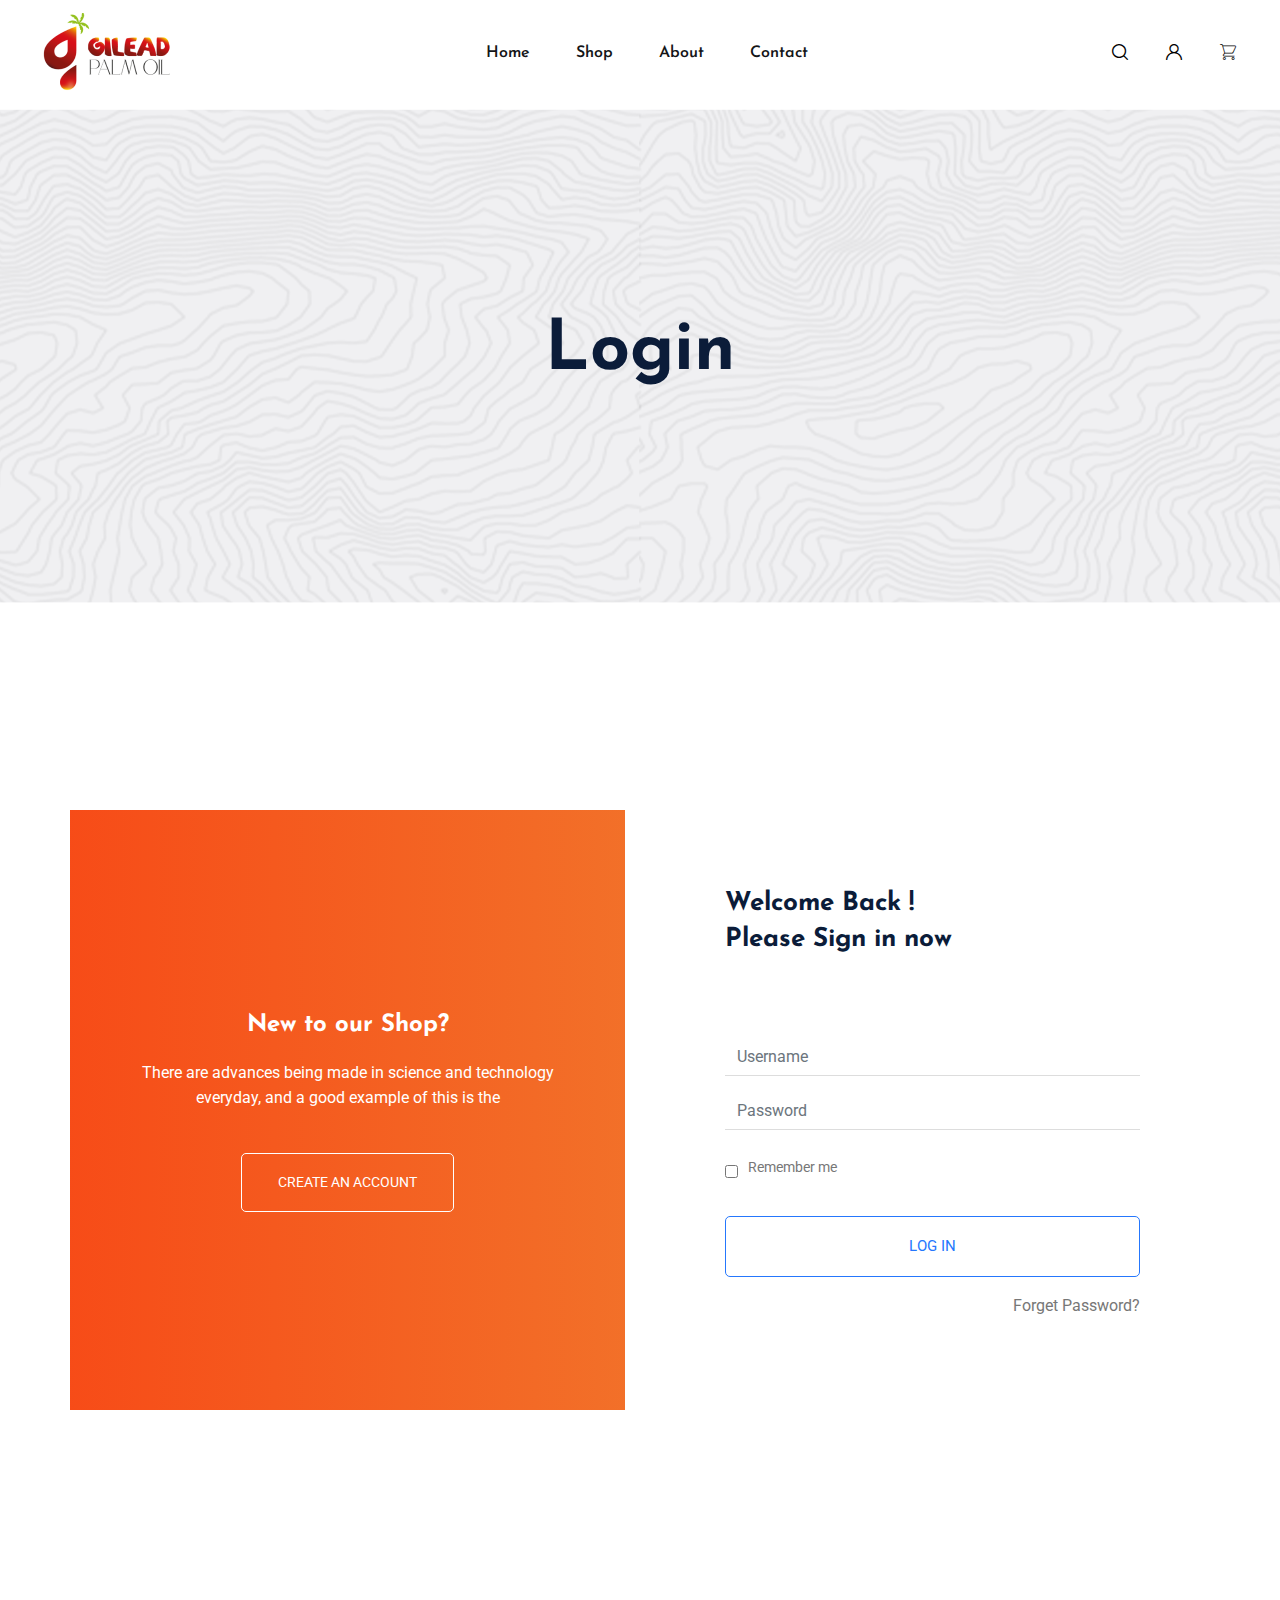
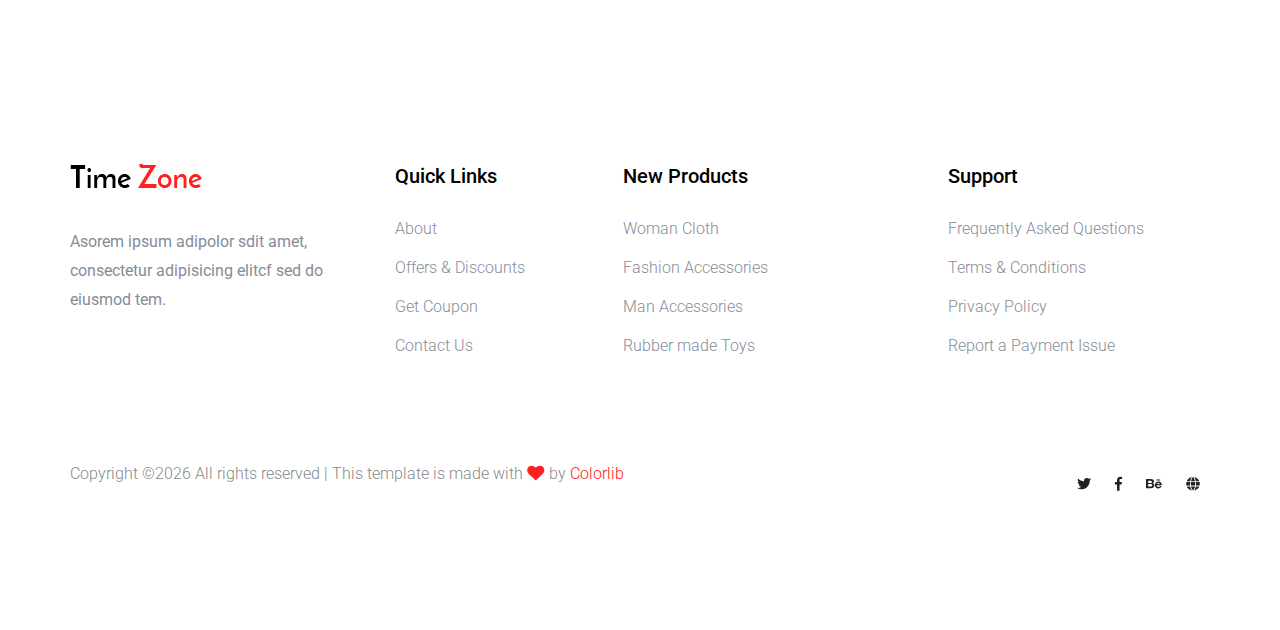
<file: login.html>
<!doctype html>
<html lang="zxx">
<head>
    <meta charset="utf-8">
    <meta http-equiv="x-ua-compatible" content="ie=edge">
    <title>Watch shop | eCommers</title>
    <meta name="description" content="">
    <meta name="viewport" content="width=device-width, initial-scale=1">
    <link rel="manifest" href="site.webmanifest">
    <link rel="shortcut icon" type="image/x-icon" href="assets/img/favicon.ico">

    <!-- CSS here -->
        <link rel="stylesheet" href="assets/css/bootstrap.min.css">
        <link rel="stylesheet" href="assets/css/owl.carousel.min.css">
        <link rel="stylesheet" href="assets/css/flaticon.css">
        <link rel="stylesheet" href="assets/css/slicknav.css">
        <link rel="stylesheet" href="assets/css/animate.min.css">
        <link rel="stylesheet" href="assets/css/magnific-popup.css">
        <link rel="stylesheet" href="assets/css/fontawesome-all.min.css">
        <link rel="stylesheet" href="assets/css/themify-icons.css">
        <link rel="stylesheet" href="assets/css/slick.css">
        <link rel="stylesheet" href="assets/css/nice-select.css">
        <link rel="stylesheet" href="assets/css/style.css">
</head>
<body>
    <header>
        <!-- Header Start -->
        <div class="header-area">
            <div class="main-header header-sticky">
                <div class="container-fluid">
                    <div class="menu-wrapper">
                        <!-- Logo -->
                        <div class="logo">
                            <a href="index.html"><img src="assets/img/logo/logo.png" alt=""></a>
                        </div>
                        <!-- Main-menu -->
                        <div class="main-menu d-none d-lg-block">
                            <nav>                                                
                                <ul id="navigation">  
                                    <li><a href="index.html">Home</a></li>
                                    <li><a href="shop.html">shop</a></li>
                                    <li><a href="about.html">about</a></li>
                                    <!-- <li class="hot"><a href="#">Latest</a>
                                        <ul class="submenu">
                                            <li><a href="shop.html"> Product list</a></li>
                                            <li><a href="product_details.html"> Product Details</a></li>
                                        </ul>
                                    </li>
                                 
                                    <li><a href="#">Pages</a>
                                        <ul class="submenu">
                                            <li><a href="login.html">Login</a></li>
                                            <li><a href="cart.html">Cart</a></li>
                                            <li><a href="elements.html">Element</a></li>
                                            <li><a href="confirmation.html">Confirmation</a></li>
                                            <li><a href="checkout.html">Product Checkout</a></li>
                                        </ul>
                                    </li> -->
                                    <li><a href="contact.html">Contact</a></li>
                                </ul>
                            </nav>
                        </div>
                        <!-- Header Right -->
                        <div class="header-right">
                            <ul>
                                <li>
                                    <div class="nav-search search-switch">
                                        <span class="flaticon-search"></span>
                                    </div>
                                </li>
                                <li> <a href="login.html"><span class="flaticon-user"></span></a></li>
                                <li><a href="cart.html"><span class="flaticon-shopping-cart"></span></a> </li>
                            </ul>
                        </div>
                    </div>
                    <!-- Mobile Menu -->
                    <div class="col-12">
                        <div class="mobile_menu d-block d-lg-none"></div>
                    </div>
                </div>
            </div>
        </div>
        <!-- Header End -->
    </header>
    <main>
        <!-- Hero Area Start-->
        <div class="slider-area ">
            <div class="single-slider slider-height2 d-flex align-items-center">
                <div class="container">
                    <div class="row">
                        <div class="col-xl-12">
                            <div class="hero-cap text-center">
                                <h2>Login</h2>
                            </div>
                        </div>
                    </div>
                </div>
            </div>
        </div>
        <!-- Hero Area End-->
        <!--================login_part Area =================-->
        <section class="login_part section_padding ">
            <div class="container">
                <div class="row align-items-center">
                    <div class="col-lg-6 col-md-6">
                        <div class="login_part_text text-center">
                            <div class="login_part_text_iner">
                                <h2>New to our Shop?</h2>
                                <p>There are advances being made in science and technology
                                    everyday, and a good example of this is the</p>
                                <a href="signup.html" class="btn_3">Create an Account</a>
                            </div>
                        </div>
                    </div>
                    <div class="col-lg-6 col-md-6">
                        <div class="login_part_form">
                            <div class="login_part_form_iner">
                                <h3>Welcome Back ! <br>
                                    Please Sign in now</h3>
                                <form class="row contact_form" action="#" method="post" novalidate="novalidate">
                                    <div class="col-md-12 form-group p_star">
                                        <input type="text" class="form-control" id="name" name="name" value=""
                                            placeholder="Username">
                                    </div>
                                    <div class="col-md-12 form-group p_star">
                                        <input type="password" class="form-control" id="password" name="password" value=""
                                            placeholder="Password">
                                    </div>
                                    <div class="col-md-12 form-group">
                                        <div class="creat_account d-flex align-items-center">
                                            <input type="checkbox" id="f-option" name="selector">
                                            <label for="f-option">Remember me</label>
                                        </div>
                                        <button type="submit" value="submit" class="btn_3">
                                            log in
                                        </button>
                                        <a class="lost_pass" href="#">forget password?</a>
                                    </div>
                                </form>
                            </div>
                        </div>
                    </div>
                </div>
            </div>
        </section>
        <!--================login_part end =================-->
    </main>
    <footer>
        <!-- Footer Start-->
        <div class="footer-area footer-padding">
            <div class="container">
                <div class="row d-flex justify-content-between">
                    <div class="col-xl-3 col-lg-3 col-md-5 col-sm-6">
                        <div class="single-footer-caption mb-50">
                            <div class="single-footer-caption mb-30">
                                <!-- logo -->
                                <div class="footer-logo">
                                    <a href="index.html"><img src="assets/img/logo/logo2_footer.png" alt=""></a>
                                </div>
                                <div class="footer-tittle">
                                    <div class="footer-pera">
                                        <p>Asorem ipsum adipolor sdit amet, consectetur adipisicing elitcf sed do eiusmod tem.</p>
                                </div>
                                </div>
                            </div>
                        </div>
                    </div>
                    <div class="col-xl-2 col-lg-3 col-md-3 col-sm-5">
                        <div class="single-footer-caption mb-50">
                            <div class="footer-tittle">
                                <h4>Quick Links</h4>
                                <ul>
                                    <li><a href="#">About</a></li>
                                    <li><a href="#"> Offers & Discounts</a></li>
                                    <li><a href="#"> Get Coupon</a></li>
                                    <li><a href="#">  Contact Us</a></li>
                                </ul>
                            </div>
                        </div>
                    </div>
                    <div class="col-xl-3 col-lg-3 col-md-4 col-sm-7">
                        <div class="single-footer-caption mb-50">
                            <div class="footer-tittle">
                                <h4>New Products</h4>
                                <ul>
                                    <li><a href="#">Woman Cloth</a></li>
                                    <li><a href="#">Fashion Accessories</a></li>
                                    <li><a href="#"> Man Accessories</a></li>
                                    <li><a href="#"> Rubber made Toys</a></li>
                                </ul>
                            </div>
                        </div>
                    </div>
                    <div class="col-xl-3 col-lg-3 col-md-5 col-sm-7">
                        <div class="single-footer-caption mb-50">
                            <div class="footer-tittle">
                                <h4>Support</h4>
                                <ul>
                                    <li><a href="#">Frequently Asked Questions</a></li>
                                    <li><a href="#">Terms & Conditions</a></li>
                                    <li><a href="#">Privacy Policy</a></li>
                                    <li><a href="#">Report a Payment Issue</a></li>
                                </ul>
                            </div>
                        </div>
                    </div>
                </div>
                <!-- Footer bottom -->
                <div class="row align-items-center">
                    <div class="col-xl-7 col-lg-8 col-md-7">
                        <div class="footer-copy-right">
                            <p><!-- Link back to Colorlib can't be removed. Template is licensed under CC BY 3.0. -->
  Copyright &copy;<script>document.write(new Date().getFullYear());</script> All rights reserved | This template is made with <i class="fa fa-heart" aria-hidden="true"></i> by <a href="https://colorlib.com" target="_blank">Colorlib</a>
  <!-- Link back to Colorlib can't be removed. Template is licensed under CC BY 3.0. --></p>               
                        </div>
                    </div>
                    <div class="col-xl-5 col-lg-4 col-md-5">
                        <div class="footer-copy-right f-right">
                            <!-- social -->
                            <div class="footer-social">
                                <a href="#"><i class="fab fa-twitter"></i></a>
                                <a href="https://www.facebook.com/sai4ull"><i class="fab fa-facebook-f"></i></a>
                                <a href="#"><i class="fab fa-behance"></i></a>
                                <a href="#"><i class="fas fa-globe"></i></a>
                            </div>
                        </div>
                    </div>
                </div>
            </div>
        </div>
        <!-- Footer End-->
    </footer>
    <!--? Search model Begin -->
    <div class="search-model-box">
        <div class="h-100 d-flex align-items-center justify-content-center">
            <div class="search-close-btn">+</div>
            <form class="search-model-form">
                <input type="text" id="search-input" placeholder="Searching key.....">
            </form>
        </div>
    </div>
    <!-- Search model end -->
    
    <!-- JS here -->

    <script src="./assets/js/vendor/modernizr-3.5.0.min.js"></script>
    <!-- Jquery, Popper, Bootstrap -->
    <script src="./assets/js/vendor/jquery-1.12.4.min.js"></script>
    <script src="./assets/js/popper.min.js"></script>
    <script src="./assets/js/bootstrap.min.js"></script>
    <!-- Jquery Mobile Menu -->
    <script src="./assets/js/jquery.slicknav.min.js"></script>

    <!-- Jquery Slick , Owl-Carousel Plugins -->
    <script src="./assets/js/owl.carousel.min.js"></script>
    <script src="./assets/js/slick.min.js"></script>

    <!-- One Page, Animated-HeadLin -->
    <script src="./assets/js/wow.min.js"></script>
    <script src="./assets/js/animated.headline.js"></script>
    
    <!-- Scroll up, nice-select, sticky -->
    <script src="./assets/js/jquery.scrollUp.min.js"></script>
    <script src="./assets/js/jquery.nice-select.min.js"></script>
    <script src="./assets/js/jquery.sticky.js"></script>
    <script src="./assets/js/jquery.magnific-popup.js"></script>

    <!-- contact js -->
    <script src="./assets/js/contact.js"></script>
    <script src="./assets/js/jquery.form.js"></script>
    <script src="./assets/js/jquery.validate.min.js"></script>
    <script src="./assets/js/mail-script.js"></script>
    <script src="./assets/js/jquery.ajaxchimp.min.js"></script>
    
    <!-- Jquery Plugins, main Jquery -->	
    <script src="./assets/js/plugins.js"></script>
    <script src="./assets/js/main.js"></script>

</body>
    
</html>
</file>
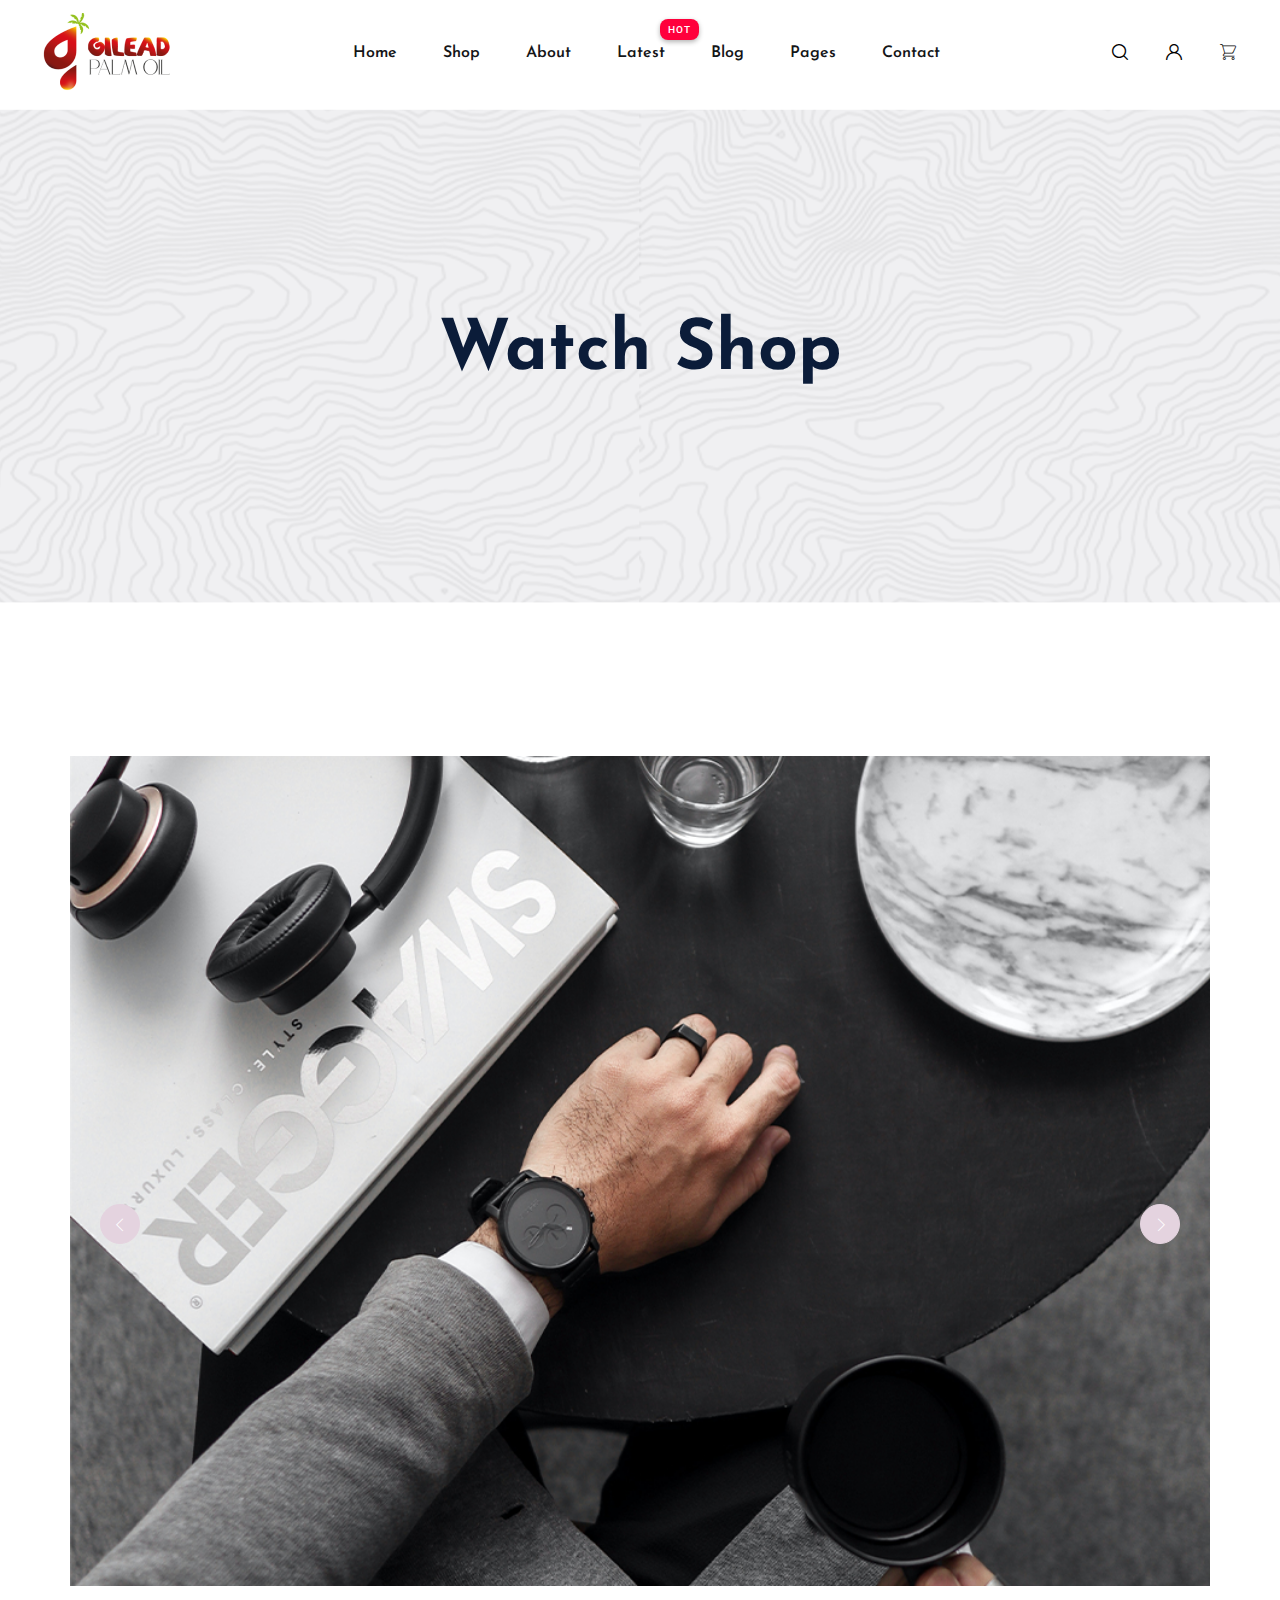
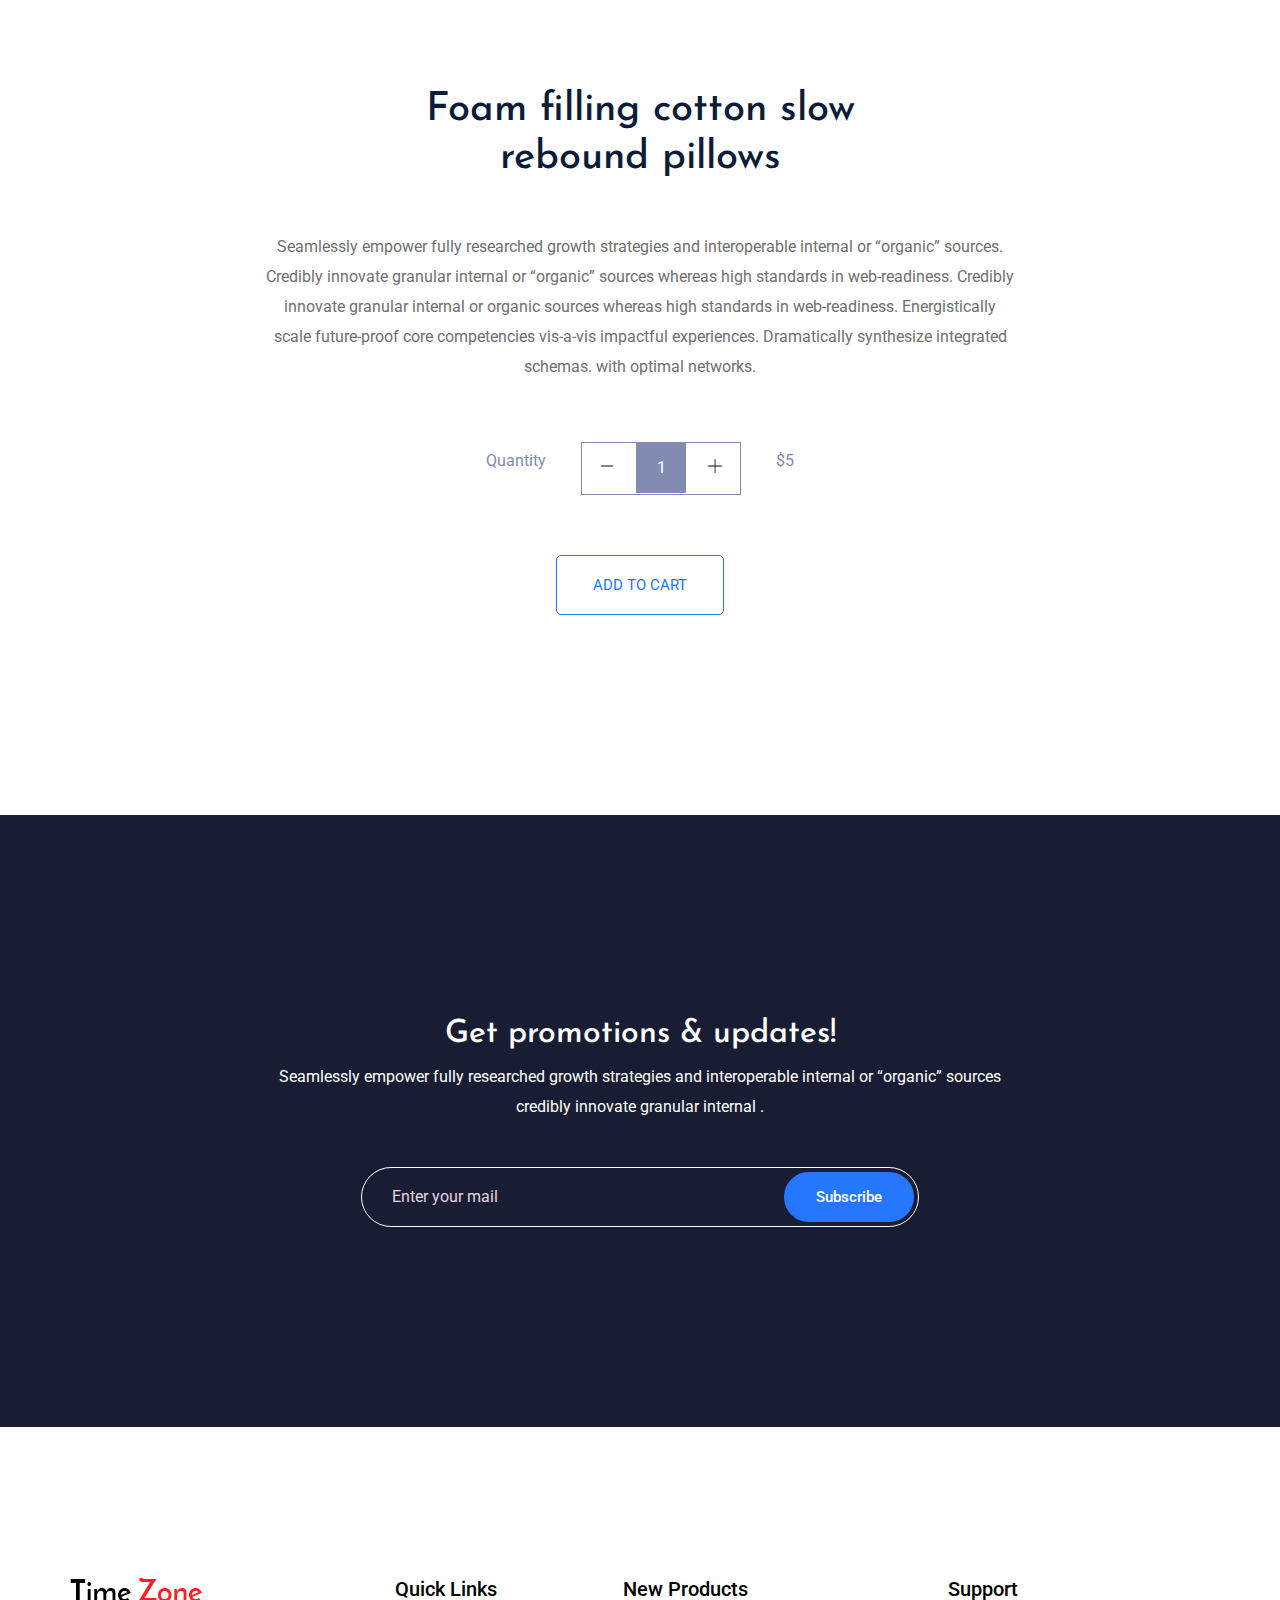
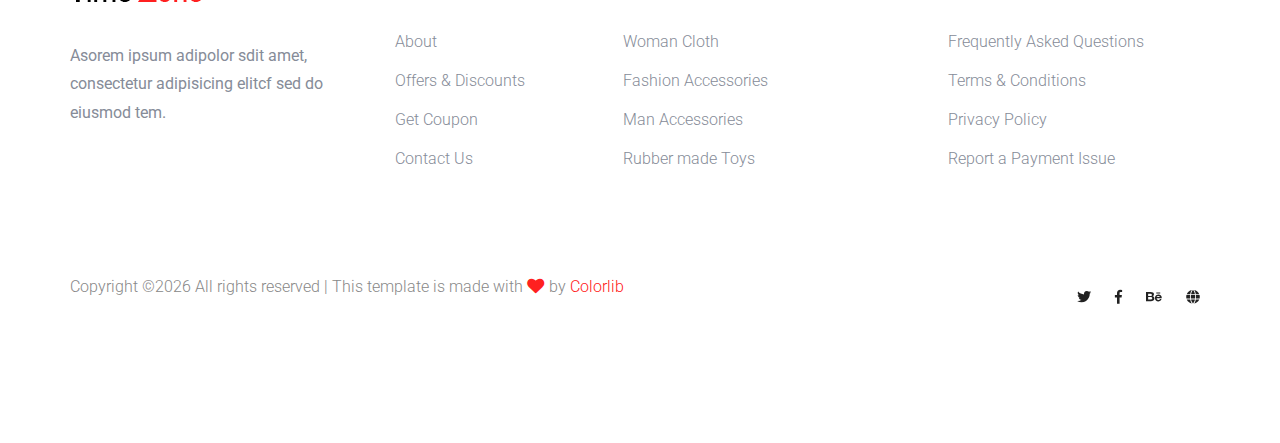
<file: product_details.html>
<!doctype html>
<html lang="zxx">
<head>
    <meta charset="utf-8">
    <meta http-equiv="x-ua-compatible" content="ie=edge">
    <title>Watch shop | eCommers</title>
    <meta name="description" content="">
    <meta name="viewport" content="width=device-width, initial-scale=1">
    <link rel="manifest" href="site.webmanifest">
    <link rel="shortcut icon" type="image/x-icon" href="assets/img/favicon.ico">

    <!-- CSS here -->
        <link rel="stylesheet" href="assets/css/bootstrap.min.css">
        <link rel="stylesheet" href="assets/css/owl.carousel.min.css">
        <link rel="stylesheet" href="assets/css/flaticon.css">
        <link rel="stylesheet" href="assets/css/slicknav.css">
        <link rel="stylesheet" href="assets/css/animate.min.css">
        <link rel="stylesheet" href="assets/css/magnific-popup.css">
        <link rel="stylesheet" href="assets/css/fontawesome-all.min.css">
        <link rel="stylesheet" href="assets/css/themify-icons.css">
        <link rel="stylesheet" href="assets/css/slick.css">
        <link rel="stylesheet" href="assets/css/nice-select.css">
        <link rel="stylesheet" href="assets/css/style.css">

</head>
    

<body>
    
    <header>
        <!-- Header Start -->
        <div class="header-area">
            <div class="main-header header-sticky">
                <div class="container-fluid">
                    <div class="menu-wrapper">
                        <!-- Logo -->
                        <div class="logo">
                            <a href="index.html"><img src="assets/img/logo/logo.png" alt=""></a>
                        </div>
                        <!-- Main-menu -->
                        <div class="main-menu d-none d-lg-block">
                            <nav>                                                
                                <ul id="navigation">  
                                    <li><a href="index.html">Home</a></li>
                                    <li><a href="shop.html">shop</a></li>
                                    <li><a href="about.html">about</a></li>
                                    <li class="hot"><a href="#">Latest</a>
                                        <ul class="submenu">
                                            <li><a href="shop.html"> Product list</a></li>
                                            <li><a href="product_details.html"> Product Details</a></li>
                                        </ul>
                                    </li>
                                    <li><a href="blog.html">Blog</a>
                                        <ul class="submenu">
                                            <li><a href="blog.html">Blog</a></li>
                                            <li><a href="blog-details.html">Blog Details</a></li>
                                        </ul>
                                    </li>
                                    <li><a href="#">Pages</a>
                                        <ul class="submenu">
                                            <li><a href="login.html">Login</a></li>
                                            <li><a href="cart.html">Cart</a></li>
                                            <li><a href="elements.html">Element</a></li>
                                            <li><a href="confirmation.html">Confirmation</a></li>
                                            <li><a href="checkout.html">Product Checkout</a></li>
                                        </ul>
                                    </li>
                                    <li><a href="contact.html">Contact</a></li>
                                </ul>
                            </nav>
                        </div>
                        <!-- Header Right -->
                        <div class="header-right">
                            <ul>
                                <li>
                                    <div class="nav-search search-switch">
                                        <span class="flaticon-search"></span>
                                    </div>
                                </li>
                                <li> <a href="login.html"><span class="flaticon-user"></span></a></li>
                                <li><a href="cart.html"><span class="flaticon-shopping-cart"></span></a> </li>
                            </ul>
                        </div>
                    </div>
                    <!-- Mobile Menu -->
                    <div class="col-12">
                        <div class="mobile_menu d-block d-lg-none"></div>
                    </div>
                </div>
            </div>
        </div>
        <!-- Header End -->
    </header>
    <main>
        <!-- Hero Area Start-->
        <div class="slider-area ">
            <div class="single-slider slider-height2 d-flex align-items-center">
                <div class="container">
                    <div class="row">
                        <div class="col-xl-12">
                            <div class="hero-cap text-center">
                                <h2>Watch Shop</h2>
                            </div>
                        </div>
                    </div>
                </div>
            </div>
        </div>
        <!-- Hero Area End-->
        <!--================Single Product Area =================-->
        <div class="product_image_area">
            <div class="container">
            <div class="row justify-content-center">
                <div class="col-lg-12">
                <div class="product_img_slide owl-carousel">
                    <div class="single_product_img">
                        <img src="assets/img/gallery/gallery1.png" alt="#" class="img-fluid">
                    </div>
                    <div class="single_product_img">
                        <img src="assets/img/gallery/gallery01.png" alt="#" class="img-fluid">
                    </div>
                    <div class="single_product_img">
                        <img src="assets/img/gallery/gallery1.png" alt="#" class="img-fluid">
                    </div>
                </div>
                </div>
                <div class="col-lg-8">
                <div class="single_product_text text-center">
                    <h3>Foam filling cotton slow <br>
                        rebound pillows</h3>
                    <p>
                        Seamlessly empower fully researched growth strategies and interoperable internal or “organic” sources. Credibly innovate granular internal or “organic” sources whereas high standards in web-readiness. Credibly innovate granular internal or organic sources whereas high standards in web-readiness. Energistically scale future-proof core competencies vis-a-vis impactful experiences. Dramatically synthesize integrated schemas. with optimal networks.
                    </p>
                    <div class="card_area">
                        <div class="product_count_area">
                            <p>Quantity</p>
                            <div class="product_count d-inline-block">
                                <span class="product_count_item inumber-decrement"> <i class="ti-minus"></i></span>
                                <input class="product_count_item input-number" type="text" value="1" min="0" max="10">
                                <span class="product_count_item number-increment"> <i class="ti-plus"></i></span>
                            </div>
                            <p>$5</p>
                        </div>
                    <div class="add_to_cart">
                        <a href="#" class="btn_3">add to cart</a>
                    </div>
                    </div>
                </div>
                </div>
            </div>
            </div>
        </div>
        <!--================End Single Product Area =================-->
        <!-- subscribe part here -->
        <section class="subscribe_part section_padding">
            <div class="container">
                <div class="row justify-content-center">
                    <div class="col-lg-8">
                        <div class="subscribe_part_content">
                            <h2>Get promotions & updates!</h2>
                            <p>Seamlessly empower fully researched growth strategies and interoperable internal or “organic” sources credibly innovate granular internal .</p>
                            <div class="subscribe_form">
                                <input type="email" placeholder="Enter your mail">
                                <a href="#" class="btn_1">Subscribe</a>
                            </div>
                        </div>
                    </div>
                </div>
            </div>
        </section>
        <!-- subscribe part end -->
    </main>
    <footer>
        <!-- Footer Start-->
        <div class="footer-area footer-padding">
            <div class="container">
                <div class="row d-flex justify-content-between">
                    <div class="col-xl-3 col-lg-3 col-md-5 col-sm-6">
                        <div class="single-footer-caption mb-50">
                            <div class="single-footer-caption mb-30">
                                <!-- logo -->
                                <div class="footer-logo">
                                    <a href="index.html"><img src="assets/img/logo/logo2_footer.png" alt=""></a>
                                </div>
                                <div class="footer-tittle">
                                    <div class="footer-pera">
                                        <p>Asorem ipsum adipolor sdit amet, consectetur adipisicing elitcf sed do eiusmod tem.</p>
                                </div>
                                </div>
                            </div>
                        </div>
                    </div>
                    <div class="col-xl-2 col-lg-3 col-md-3 col-sm-5">
                        <div class="single-footer-caption mb-50">
                            <div class="footer-tittle">
                                <h4>Quick Links</h4>
                                <ul>
                                    <li><a href="#">About</a></li>
                                    <li><a href="#"> Offers & Discounts</a></li>
                                    <li><a href="#"> Get Coupon</a></li>
                                    <li><a href="#">  Contact Us</a></li>
                                </ul>
                            </div>
                        </div>
                    </div>
                    <div class="col-xl-3 col-lg-3 col-md-4 col-sm-7">
                        <div class="single-footer-caption mb-50">
                            <div class="footer-tittle">
                                <h4>New Products</h4>
                                <ul>
                                    <li><a href="#">Woman Cloth</a></li>
                                    <li><a href="#">Fashion Accessories</a></li>
                                    <li><a href="#"> Man Accessories</a></li>
                                    <li><a href="#"> Rubber made Toys</a></li>
                                </ul>
                            </div>
                        </div>
                    </div>
                    <div class="col-xl-3 col-lg-3 col-md-5 col-sm-7">
                        <div class="single-footer-caption mb-50">
                            <div class="footer-tittle">
                                <h4>Support</h4>
                                <ul>
                                    <li><a href="#">Frequently Asked Questions</a></li>
                                    <li><a href="#">Terms & Conditions</a></li>
                                    <li><a href="#">Privacy Policy</a></li>
                                    <li><a href="#">Report a Payment Issue</a></li>
                                </ul>
                            </div>
                        </div>
                    </div>
                </div>
                <!-- Footer bottom -->
                <div class="row align-items-center">
                    <div class="col-xl-7 col-lg-8 col-md-7">
                        <div class="footer-copy-right">
                            <p><!-- Link back to Colorlib can't be removed. Template is licensed under CC BY 3.0. -->
  Copyright &copy;<script>document.write(new Date().getFullYear());</script> All rights reserved | This template is made with <i class="fa fa-heart" aria-hidden="true"></i> by <a href="https://colorlib.com" target="_blank">Colorlib</a>
  <!-- Link back to Colorlib can't be removed. Template is licensed under CC BY 3.0. --></p>                   
                        </div>
                    </div>
                    <div class="col-xl-5 col-lg-4 col-md-5">
                        <div class="footer-copy-right f-right">
                            <!-- social -->
                            <div class="footer-social">
                                <a href="#"><i class="fab fa-twitter"></i></a>
                                <a href="https://www.facebook.com/sai4ull"><i class="fab fa-facebook-f"></i></a>
                                <a href="#"><i class="fab fa-behance"></i></a>
                                <a href="#"><i class="fas fa-globe"></i></a>
                            </div>
                        </div>
                    </div>
                </div>
            </div>
        </div>
        <!-- Footer End-->
    </footer>
    <!--? Search model Begin -->
    <div class="search-model-box">
        <div class="h-100 d-flex align-items-center justify-content-center">
            <div class="search-close-btn">+</div>
            <form class="search-model-form">
                <input type="text" id="search-input" placeholder="Searching key.....">
            </form>
        </div>
    </div>
    <!-- Search model end -->

    <!-- JS here -->

        <script src="./assets/js/vendor/modernizr-3.5.0.min.js"></script>
        <!-- Jquery, Popper, Bootstrap -->
        <script src="./assets/js/vendor/jquery-1.12.4.min.js"></script>
        <script src="./assets/js/popper.min.js"></script>
        <script src="./assets/js/bootstrap.min.js"></script>
        <!-- Jquery Mobile Menu -->
        <script src="./assets/js/jquery.slicknav.min.js"></script>

        <!-- Jquery Slick , Owl-Carousel Plugins -->
        <script src="./assets/js/owl.carousel.min.js"></script>
        <script src="./assets/js/slick.min.js"></script>

        <!-- One Page, Animated-HeadLin -->
        <script src="./assets/js/wow.min.js"></script>
        <script src="./assets/js/animated.headline.js"></script>
        <script src="./assets/js/jquery.magnific-popup.js"></script>

        <!-- Scroll up, nice-select, sticky -->
        <script src="./assets/js/jquery.scrollUp.min.js"></script>
        <script src="./assets/js/jquery.nice-select.min.js"></script>
        <script src="./assets/js/jquery.sticky.js"></script>
        
        <!-- contact js -->
        <script src="./assets/js/contact.js"></script>
        <script src="./assets/js/jquery.form.js"></script>
        <script src="./assets/js/jquery.validate.min.js"></script>
        <script src="./assets/js/mail-script.js"></script>
        <script src="./assets/js/jquery.ajaxchimp.min.js"></script>
        
        <!-- Jquery Plugins, main Jquery -->    
        <script src="./assets/js/plugins.js"></script>
        <script src="./assets/js/main.js"></script>

        <!-- swiper js -->
        <script src="./assets/js/swiper.min.js"></script>
            <!-- swiper js -->
        <script src="./assets/js/mixitup.min.js"></script>
        <script src="./assets/js/jquery.counterup.min.js"></script>
        <script src="./assets/js/waypoints.min.js"></script>

</body>

</html>
</file>
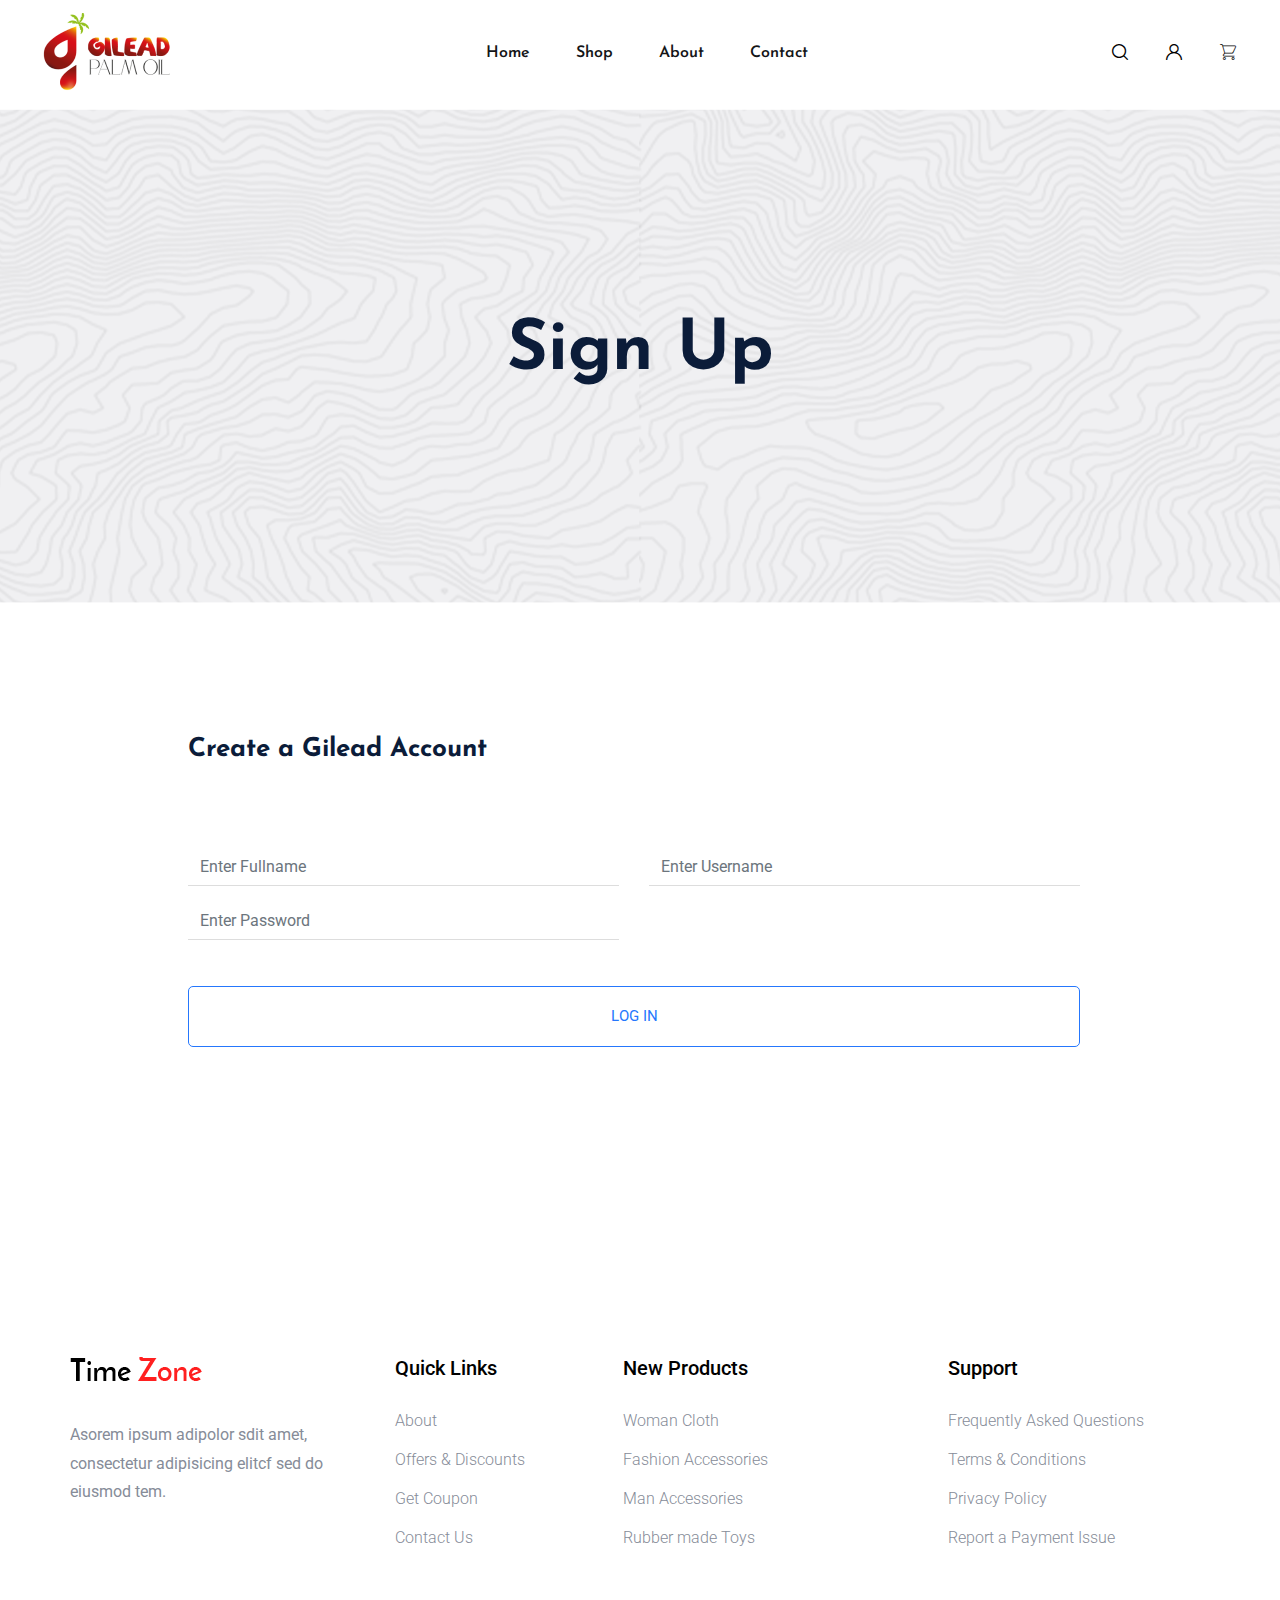
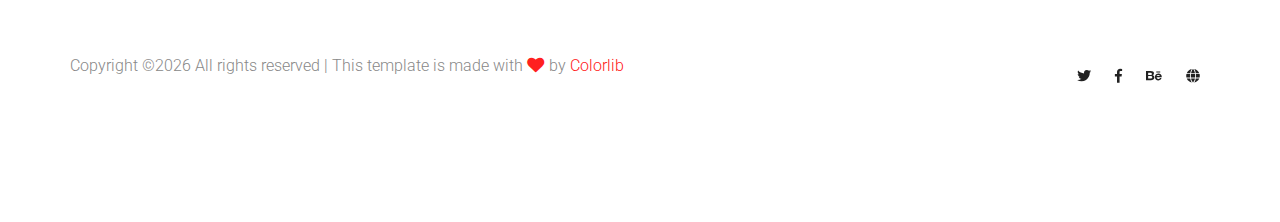
<file: signup.html>
<!doctype html>
<html lang="zxx">
<head>
    <meta charset="utf-8">
    <meta http-equiv="x-ua-compatible" content="ie=edge">
    <title>Watch shop | eCommers</title>
    <meta name="description" content="">
    <meta name="viewport" content="width=device-width, initial-scale=1">
    <link rel="manifest" href="site.webmanifest">
    <link rel="shortcut icon" type="image/x-icon" href="assets/img/favicon.ico">

    <!-- CSS here -->
        <link rel="stylesheet" href="assets/css/bootstrap.min.css">
        <link rel="stylesheet" href="assets/css/owl.carousel.min.css">
        <link rel="stylesheet" href="assets/css/flaticon.css">
        <link rel="stylesheet" href="assets/css/slicknav.css">
        <link rel="stylesheet" href="assets/css/animate.min.css">
        <link rel="stylesheet" href="assets/css/magnific-popup.css">
        <link rel="stylesheet" href="assets/css/fontawesome-all.min.css">
        <link rel="stylesheet" href="assets/css/themify-icons.css">
        <link rel="stylesheet" href="assets/css/slick.css">
        <link rel="stylesheet" href="assets/css/nice-select.css">
        <link rel="stylesheet" href="assets/css/style.css">
</head>
<body>
    <header>
        <!-- Header Start -->
        <div class="header-area">
            <div class="main-header header-sticky">
                <div class="container-fluid">
                    <div class="menu-wrapper">
                        <!-- Logo -->
                        <div class="logo">
                            <a href="index.html"><img src="assets/img/logo/logo.png" alt=""></a>
                        </div>
                        <!-- Main-menu -->
                        <div class="main-menu d-none d-lg-block">
                            <nav>                                                
                                <ul id="navigation">  
                                    <li><a href="index.html">Home</a></li>
                                    <li><a href="shop.html">shop</a></li>
                                    <li><a href="about.html">about</a></li>
                                    <!-- <li class="hot"><a href="#">Latest</a>
                                        <ul class="submenu">
                                            <li><a href="shop.html"> Product list</a></li>
                                            <li><a href="product_details.html"> Product Details</a></li>
                                        </ul>
                                    </li>
                                 
                                    <li><a href="#">Pages</a>
                                        <ul class="submenu">
                                            <li><a href="login.html">Login</a></li>
                                            <li><a href="cart.html">Cart</a></li>
                                            <li><a href="elements.html">Element</a></li>
                                            <li><a href="confirmation.html">Confirmation</a></li>
                                            <li><a href="checkout.html">Product Checkout</a></li>
                                        </ul>
                                    </li> -->
                                    <li><a href="contact.html">Contact</a></li>
                                </ul>
                            </nav>
                        </div>
                        <!-- Header Right -->
                        <div class="header-right">
                            <ul>
                                <li>
                                    <div class="nav-search search-switch">
                                        <span class="flaticon-search"></span>
                                    </div>
                                </li>
                                <li> <a href="login.html"><span class="flaticon-user"></span></a></li>
                                <li><a href="cart.html"><span class="flaticon-shopping-cart"></span></a> </li>
                            </ul>
                        </div>
                    </div>
                    <!-- Mobile Menu -->
                    <div class="col-12">
                        <div class="mobile_menu d-block d-lg-none"></div>
                    </div>
                </div>
            </div>
        </div>
        <!-- Header End -->
    </header>
    <main>
        <!-- Hero Area Start-->
        <div class="slider-area ">
            <div class="single-slider slider-height2 d-flex align-items-center">
                <div class="container">
                    <div class="row">
                        <div class="col-xl-12">
                            <div class="hero-cap text-center">
                                <h2>Sign Up</h2>
                            </div>
                        </div>
                    </div>
                </div>
            </div>
        </div>
        <!-- Hero Area End-->
        <!--================login_part Area =================-->
        <section class="login_part  ">
            <div class="container">
                <div class="row align-items-center">
                  
                    <div class="col-lg-12 col-md-12 mx-5">
                        <div class="login_part_form">
                            <div class="login_part_form_iner">
                                <h3>Create a Gilead Account</h3>
                                <form class="row contact_form" action="#" method="post" novalidate="novalidate">
                                    <div class="col-md-6 form-group p_star">
                                        <input type="text" class="form-control" id="name" name="name" value=""
                                            placeholder="Enter Fullname">
                                    </div>
                                    <br>
                                    <div class="col-md-6 form-group p_star">
                                        <input type="text" class="form-control" id="name" name="name" value=""
                                            placeholder="Enter Username">
                                    </div>
                                    <div class="col-md-6 form-group p_star">
                                        <input type="password" class="form-control" id="password" name="password" value="" 
                                            placeholder="Enter Password">
                                    </div>
                                 
                                    <div class="col-md-12 form-group">
                                        
                                        <button type="submit" value="submit" class="btn_3">
                                            log in
                                        </button>
                                        
                                    </div>
                                </form>
                                
                            </div>
                            
                        </div>
                    </div>
                </div>
            </div>
        </section>
        
        <!--================login_part end =================-->
    </main>
    <footer>
        <!-- Footer Start-->
        <div class="footer-area footer-padding">
            <div class="container">
                <div class="row d-flex justify-content-between">
                    <div class="col-xl-3 col-lg-3 col-md-5 col-sm-6">
                        <div class="single-footer-caption mb-50">
                            <div class="single-footer-caption mb-30">
                                <!-- logo -->
                                <div class="footer-logo">
                                    <a href="index.html"><img src="assets/img/logo/logo2_footer.png" alt=""></a>
                                </div>
                                <div class="footer-tittle">
                                    <div class="footer-pera">
                                        <p>Asorem ipsum adipolor sdit amet, consectetur adipisicing elitcf sed do eiusmod tem.</p>
                                </div>
                                </div>
                            </div>
                        </div>
                    </div>
                    <div class="col-xl-2 col-lg-3 col-md-3 col-sm-5">
                        <div class="single-footer-caption mb-50">
                            <div class="footer-tittle">
                                <h4>Quick Links</h4>
                                <ul>
                                    <li><a href="#">About</a></li>
                                    <li><a href="#"> Offers & Discounts</a></li>
                                    <li><a href="#"> Get Coupon</a></li>
                                    <li><a href="#">  Contact Us</a></li>
                                </ul>
                            </div>
                        </div>
                    </div>
                    <div class="col-xl-3 col-lg-3 col-md-4 col-sm-7">
                        <div class="single-footer-caption mb-50">
                            <div class="footer-tittle">
                                <h4>New Products</h4>
                                <ul>
                                    <li><a href="#">Woman Cloth</a></li>
                                    <li><a href="#">Fashion Accessories</a></li>
                                    <li><a href="#"> Man Accessories</a></li>
                                    <li><a href="#"> Rubber made Toys</a></li>
                                </ul>
                            </div>
                        </div>
                    </div>
                    <div class="col-xl-3 col-lg-3 col-md-5 col-sm-7">
                        <div class="single-footer-caption mb-50">
                            <div class="footer-tittle">
                                <h4>Support</h4>
                                <ul>
                                    <li><a href="#">Frequently Asked Questions</a></li>
                                    <li><a href="#">Terms & Conditions</a></li>
                                    <li><a href="#">Privacy Policy</a></li>
                                    <li><a href="#">Report a Payment Issue</a></li>
                                </ul>
                            </div>
                        </div>
                    </div>
                </div>
                <!-- Footer bottom -->
                <div class="row align-items-center">
                    <div class="col-xl-7 col-lg-8 col-md-7">
                        <div class="footer-copy-right">
                            <p><!-- Link back to Colorlib can't be removed. Template is licensed under CC BY 3.0. -->
  Copyright &copy;<script>document.write(new Date().getFullYear());</script> All rights reserved | This template is made with <i class="fa fa-heart" aria-hidden="true"></i> by <a href="https://colorlib.com" target="_blank">Colorlib</a>
  <!-- Link back to Colorlib can't be removed. Template is licensed under CC BY 3.0. --></p>               
                        </div>
                    </div>
                    <div class="col-xl-5 col-lg-4 col-md-5">
                        <div class="footer-copy-right f-right">
                            <!-- social -->
                            <div class="footer-social">
                                <a href="#"><i class="fab fa-twitter"></i></a>
                                <a href="https://www.facebook.com/sai4ull"><i class="fab fa-facebook-f"></i></a>
                                <a href="#"><i class="fab fa-behance"></i></a>
                                <a href="#"><i class="fas fa-globe"></i></a>
                            </div>
                        </div>
                    </div>
                </div>
            </div>
        </div>
        <!-- Footer End-->
    </footer>
    <!--? Search model Begin -->
    <div class="search-model-box">
        <div class="h-100 d-flex align-items-center justify-content-center">
            <div class="search-close-btn">+</div>
            <form class="search-model-form">
                <input type="text" id="search-input" placeholder="Searching key.....">
            </form>
        </div>
    </div>
    <!-- Search model end -->
    
    <!-- JS here -->

    <script src="./assets/js/vendor/modernizr-3.5.0.min.js"></script>
    <!-- Jquery, Popper, Bootstrap -->
    <script src="./assets/js/vendor/jquery-1.12.4.min.js"></script>
    <script src="./assets/js/popper.min.js"></script>
    <script src="./assets/js/bootstrap.min.js"></script>
    <!-- Jquery Mobile Menu -->
    <script src="./assets/js/jquery.slicknav.min.js"></script>

    <!-- Jquery Slick , Owl-Carousel Plugins -->
    <script src="./assets/js/owl.carousel.min.js"></script>
    <script src="./assets/js/slick.min.js"></script>

    <!-- One Page, Animated-HeadLin -->
    <script src="./assets/js/wow.min.js"></script>
    <script src="./assets/js/animated.headline.js"></script>
    
    <!-- Scroll up, nice-select, sticky -->
    <script src="./assets/js/jquery.scrollUp.min.js"></script>
    <script src="./assets/js/jquery.nice-select.min.js"></script>
    <script src="./assets/js/jquery.sticky.js"></script>
    <script src="./assets/js/jquery.magnific-popup.js"></script>

    <!-- contact js -->
    <script src="./assets/js/contact.js"></script>
    <script src="./assets/js/jquery.form.js"></script>
    <script src="./assets/js/jquery.validate.min.js"></script>
    <script src="./assets/js/mail-script.js"></script>
    <script src="./assets/js/jquery.ajaxchimp.min.js"></script>
    
    <!-- Jquery Plugins, main Jquery -->	
    <script src="./assets/js/plugins.js"></script>
    <script src="./assets/js/main.js"></script>

</body>
    
</html>
</file>
<file: assets/css/flaticon.css>
/*
  	Flaticon icon font: Flaticon
  	Creation date: 19/04/2020 06:48
  	*/

@font-face {
  font-family: "Flaticon";
  src: url("../fonts/Flaticon.eot");
  src: url("../fonts/Flaticon.eot?#iefix") format("embedded-opentype"),
       url("../fonts/Flaticon.woff2") format("woff2"),
       url("../fonts/Flaticon.woff") format("woff"),
       url("../fonts/Flaticon.ttf") format("truetype"),
       url("../fonts/Flaticon.svg#Flaticon") format("svg");
  font-weight: normal;
  font-style: normal;
}

@media screen and (-webkit-min-device-pixel-ratio:0) {
  @font-face {
    font-family: "Flaticon";
    src: url("../fonts/Flaticon.svg#Flaticon") format("svg");
  }
}

[class^="flaticon-"]:before, [class*=" flaticon-"]:before,
[class^="flaticon-"]:after, [class*=" flaticon-"]:after {   
  font-family: Flaticon;
font-style: normal;
}

.flaticon-search:before { content: "\f100"; }
.flaticon-shopping-cart:before { content: "\f101"; }
.flaticon-user:before { content: "\f102"; }
.flaticon-heart:before { content: "\f103"; }
.flaticon-arrow:before { content: "\f104"; }
</file>
<file: assets/css/themify-icons.css>
@font-face {
	font-family: 'themify';
	src:url('../fonts/themify.eot?-fvbane');


	src:url('../fonts/themify.eot?#iefix-fvbane') format('embedded-opentype'),
		url('../fonts/themify.woff?-fvbane') format('woff'),
		url('../fonts/themify.ttf?-fvbane') format('truetype'),
		url('../fonts/themify.svg?-fvbane#themify') format('svg');
	font-weight: normal;
	font-style: normal;
}

[class^="ti-"], [class*=" ti-"] {
	font-family: 'themify';
	speak: none;
	font-style: normal;
	font-weight: normal;
	font-variant: normal;
	text-transform: none;
	line-height: 1;

	/* Better Font Rendering =========== */
	-webkit-font-smoothing: antialiased;
	-moz-osx-font-smoothing: grayscale;
}

.ti-wand:before {
	content: "\e600";
}
.ti-volume:before {
	content: "\e601";
}
.ti-user:before {
	content: "\e602";
}
.ti-unlock:before {
	content: "\e603";
}
.ti-unlink:before {
	content: "\e604";
}
.ti-trash:before {
	content: "\e605";
}
.ti-thought:before {
	content: "\e606";
}
.ti-target:before {
	content: "\e607";
}
.ti-tag:before {
	content: "\e608";
}
.ti-tablet:before {
	content: "\e609";
}
.ti-star:before {
	content: "\e60a";
}
.ti-spray:before {
	content: "\e60b";
}
.ti-signal:before {
	content: "\e60c";
}
.ti-shopping-cart:before {
	content: "\e60d";
}
.ti-shopping-cart-full:before {
	content: "\e60e";
}
.ti-settings:before {
	content: "\e60f";
}
.ti-search:before {
	content: "\e610";
}
.ti-zoom-in:before {
	content: "\e611";
}
.ti-zoom-out:before {
	content: "\e612";
}
.ti-cut:before {
	content: "\e613";
}
.ti-ruler:before {
	content: "\e614";
}
.ti-ruler-pencil:before {
	content: "\e615";
}
.ti-ruler-alt:before {
	content: "\e616";
}
.ti-bookmark:before {
	content: "\e617";
}
.ti-bookmark-alt:before {
	content: "\e618";
}
.ti-reload:before {
	content: "\e619";
}
.ti-plus:before {
	content: "\e61a";
}
.ti-pin:before {
	content: "\e61b";
}
.ti-pencil:before {
	content: "\e61c";
}
.ti-pencil-alt:before {
	content: "\e61d";
}
.ti-paint-roller:before {
	content: "\e61e";
}
.ti-paint-bucket:before {
	content: "\e61f";
}
.ti-na:before {
	content: "\e620";
}
.ti-mobile:before {
	content: "\e621";
}
.ti-minus:before {
	content: "\e622";
}
.ti-medall:before {
	content: "\e623";
}
.ti-medall-alt:before {
	content: "\e624";
}
.ti-marker:before {
	content: "\e625";
}
.ti-marker-alt:before {
	content: "\e626";
}
.ti-arrow-up:before {
	content: "\e627";
}
.ti-arrow-right:before {
	content: "\e628";
}
.ti-arrow-left:before {
	content: "\e629";
}
.ti-arrow-down:before {
	content: "\e62a";
}
.ti-lock:before {
	content: "\e62b";
}
.ti-location-arrow:before {
	content: "\e62c";
}
.ti-link:before {
	content: "\e62d";
}
.ti-layout:before {
	content: "\e62e";
}
.ti-layers:before {
	content: "\e62f";
}
.ti-layers-alt:before {
	content: "\e630";
}
.ti-key:before {
	content: "\e631";
}
.ti-import:before {
	content: "\e632";
}
.ti-image:before {
	content: "\e633";
}
.ti-heart:before {
	content: "\e634";
}
.ti-heart-broken:before {
	content: "\e635";
}
.ti-hand-stop:before {
	content: "\e636";
}
.ti-hand-open:before {
	content: "\e637";
}
.ti-hand-drag:before {
	content: "\e638";
}
.ti-folder:before {
	content: "\e639";
}
.ti-flag:before {
	content: "\e63a";
}
.ti-flag-alt:before {
	content: "\e63b";
}
.ti-flag-alt-2:before {
	content: "\e63c";
}
.ti-eye:before {
	content: "\e63d";
}
.ti-export:before {
	content: "\e63e";
}
.ti-exchange-vertical:before {
	content: "\e63f";
}
.ti-desktop:before {
	content: "\e640";
}
.ti-cup:before {
	content: "\e641";
}
.ti-crown:before {
	content: "\e642";
}
.ti-comments:before {
	content: "\e643";
}
.ti-comment:before {
	content: "\e644";
}
.ti-comment-alt:before {
	content: "\e645";
}
.ti-close:before {
	content: "\e646";
}
.ti-clip:before {
	content: "\e647";
}
.ti-angle-up:before {
	content: "\e648";
}
.ti-angle-right:before {
	content: "\e649";
}
.ti-angle-left:before {
	content: "\e64a";
}
.ti-angle-down:before {
	content: "\e64b";
}
.ti-check:before {
	content: "\e64c";
}
.ti-check-box:before {
	content: "\e64d";
}
.ti-camera:before {
	content: "\e64e";
}
.ti-announcement:before {
	content: "\e64f";
}
.ti-brush:before {
	content: "\e650";
}
.ti-briefcase:before {
	content: "\e651";
}
.ti-bolt:before {
	content: "\e652";
}
.ti-bolt-alt:before {
	content: "\e653";
}
.ti-blackboard:before {
	content: "\e654";
}
.ti-bag:before {
	content: "\e655";
}
.ti-move:before {
	content: "\e656";
}
.ti-arrows-vertical:before {
	content: "\e657";
}
.ti-arrows-horizontal:before {
	content: "\e658";
}
.ti-fullscreen:before {
	content: "\e659";
}
.ti-arrow-top-right:before {
	content: "\e65a";
}
.ti-arrow-top-left:before {
	content: "\e65b";
}
.ti-arrow-circle-up:before {
	content: "\e65c";
}
.ti-arrow-circle-right:before {
	content: "\e65d";
}
.ti-arrow-circle-left:before {
	content: "\e65e";
}
.ti-arrow-circle-down:before {
	content: "\e65f";
}
.ti-angle-double-up:before {
	content: "\e660";
}
.ti-angle-double-right:before {
	content: "\e661";
}
.ti-angle-double-left:before {
	content: "\e662";
}
.ti-angle-double-down:before {
	content: "\e663";
}
.ti-zip:before {
	content: "\e664";
}
.ti-world:before {
	content: "\e665";
}
.ti-wheelchair:before {
	content: "\e666";
}
.ti-view-list:before {
	content: "\e667";
}
.ti-view-list-alt:before {
	content: "\e668";
}
.ti-view-grid:before {
	content: "\e669";
}
.ti-uppercase:before {
	content: "\e66a";
}
.ti-upload:before {
	content: "\e66b";
}
.ti-underline:before {
	content: "\e66c";
}
.ti-truck:before {
	content: "\e66d";
}
.ti-timer:before {
	content: "\e66e";
}
.ti-ticket:before {
	content: "\e66f";
}
.ti-thumb-up:before {
	content: "\e670";
}
.ti-thumb-down:before {
	content: "\e671";
}
.ti-text:before {
	content: "\e672";
}
.ti-stats-up:before {
	content: "\e673";
}
.ti-stats-down:before {
	content: "\e674";
}
.ti-split-v:before {
	content: "\e675";
}
.ti-split-h:before {
	content: "\e676";
}
.ti-smallcap:before {
	content: "\e677";
}
.ti-shine:before {
	content: "\e678";
}
.ti-shift-right:before {
	content: "\e679";
}
.ti-shift-left:before {
	content: "\e67a";
}
.ti-shield:before {
	content: "\e67b";
}
.ti-notepad:before {
	content: "\e67c";
}
.ti-server:before {
	content: "\e67d";
}
.ti-quote-right:before {
	content: "\e67e";
}
.ti-quote-left:before {
	content: "\e67f";
}
.ti-pulse:before {
	content: "\e680";
}
.ti-printer:before {
	content: "\e681";
}
.ti-power-off:before {
	content: "\e682";
}
.ti-plug:before {
	content: "\e683";
}
.ti-pie-chart:before {
	content: "\e684";
}
.ti-paragraph:before {
	content: "\e685";
}
.ti-panel:before {
	content: "\e686";
}
.ti-package:before {
	content: "\e687";
}
.ti-music:before {
	content: "\e688";
}
.ti-music-alt:before {
	content: "\e689";
}
.ti-mouse:before {
	content: "\e68a";
}
.ti-mouse-alt:before {
	content: "\e68b";
}
.ti-money:before {
	content: "\e68c";
}
.ti-microphone:before {
	content: "\e68d";
}
.ti-menu:before {
	content: "\e68e";
}
.ti-menu-alt:before {
	content: "\e68f";
}
.ti-map:before {
	content: "\e690";
}
.ti-map-alt:before {
	content: "\e691";
}
.ti-loop:before {
	content: "\e692";
}
.ti-location-pin:before {
	content: "\e693";
}
.ti-list:before {
	content: "\e694";
}
.ti-light-bulb:before {
	content: "\e695";
}
.ti-Italic:before {
	content: "\e696";
}
.ti-info:before {
	content: "\e697";
}
.ti-infinite:before {
	content: "\e698";
}
.ti-id-badge:before {
	content: "\e699";
}
.ti-hummer:before {
	content: "\e69a";
}
.ti-home:before {
	content: "\e69b";
}
.ti-help:before {
	content: "\e69c";
}
.ti-headphone:before {
	content: "\e69d";
}
.ti-harddrives:before {
	content: "\e69e";
}
.ti-harddrive:before {
	content: "\e69f";
}
.ti-gift:before {
	content: "\e6a0";
}
.ti-game:before {
	content: "\e6a1";
}
.ti-filter:before {
	content: "\e6a2";
}
.ti-files:before {
	content: "\e6a3";
}
.ti-file:before {
	content: "\e6a4";
}
.ti-eraser:before {
	content: "\e6a5";
}
.ti-envelope:before {
	content: "\e6a6";
}
.ti-download:before {
	content: "\e6a7";
}
.ti-direction:before {
	content: "\e6a8";
}
.ti-direction-alt:before {
	content: "\e6a9";
}
.ti-dashboard:before {
	content: "\e6aa";
}
.ti-control-stop:before {
	content: "\e6ab";
}
.ti-control-shuffle:before {
	content: "\e6ac";
}
.ti-control-play:before {
	content: "\e6ad";
}
.ti-control-pause:before {
	content: "\e6ae";
}
.ti-control-forward:before {
	content: "\e6af";
}
.ti-control-backward:before {
	content: "\e6b0";
}
.ti-cloud:before {
	content: "\e6b1";
}
.ti-cloud-up:before {
	content: "\e6b2";
}
.ti-cloud-down:before {
	content: "\e6b3";
}
.ti-clipboard:before {
	content: "\e6b4";
}
.ti-car:before {
	content: "\e6b5";
}
.ti-calendar:before {
	content: "\e6b6";
}
.ti-book:before {
	content: "\e6b7";
}
.ti-bell:before {
	content: "\e6b8";
}
.ti-basketball:before {
	content: "\e6b9";
}
.ti-bar-chart:before {
	content: "\e6ba";
}
.ti-bar-chart-alt:before {
	content: "\e6bb";
}
.ti-back-right:before {
	content: "\e6bc";
}
.ti-back-left:before {
	content: "\e6bd";
}
.ti-arrows-corner:before {
	content: "\e6be";
}
.ti-archive:before {
	content: "\e6bf";
}
.ti-anchor:before {
	content: "\e6c0";
}
.ti-align-right:before {
	content: "\e6c1";
}
.ti-align-left:before {
	content: "\e6c2";
}
.ti-align-justify:before {
	content: "\e6c3";
}
.ti-align-center:before {
	content: "\e6c4";
}
.ti-alert:before {
	content: "\e6c5";
}
.ti-alarm-clock:before {
	content: "\e6c6";
}
.ti-agenda:before {
	content: "\e6c7";
}
.ti-write:before {
	content: "\e6c8";
}
.ti-window:before {
	content: "\e6c9";
}
.ti-widgetized:before {
	content: "\e6ca";
}
.ti-widget:before {
	content: "\e6cb";
}
.ti-widget-alt:before {
	content: "\e6cc";
}
.ti-wallet:before {
	content: "\e6cd";
}
.ti-video-clapper:before {
	content: "\e6ce";
}
.ti-video-camera:before {
	content: "\e6cf";
}
.ti-vector:before {
	content: "\e6d0";
}
.ti-themify-logo:before {
	content: "\e6d1";
}
.ti-themify-favicon:before {
	content: "\e6d2";
}
.ti-themify-favicon-alt:before {
	content: "\e6d3";
}
.ti-support:before {
	content: "\e6d4";
}
.ti-stamp:before {
	content: "\e6d5";
}
.ti-split-v-alt:before {
	content: "\e6d6";
}
.ti-slice:before {
	content: "\e6d7";
}
.ti-shortcode:before {
	content: "\e6d8";
}
.ti-shift-right-alt:before {
	content: "\e6d9";
}
.ti-shift-left-alt:before {
	content: "\e6da";
}
.ti-ruler-alt-2:before {
	content: "\e6db";
}
.ti-receipt:before {
	content: "\e6dc";
}
.ti-pin2:before {
	content: "\e6dd";
}
.ti-pin-alt:before {
	content: "\e6de";
}
.ti-pencil-alt2:before {
	content: "\e6df";
}
.ti-palette:before {
	content: "\e6e0";
}
.ti-more:before {
	content: "\e6e1";
}
.ti-more-alt:before {
	content: "\e6e2";
}
.ti-microphone-alt:before {
	content: "\e6e3";
}
.ti-magnet:before {
	content: "\e6e4";
}
.ti-line-double:before {
	content: "\e6e5";
}
.ti-line-dotted:before {
	content: "\e6e6";
}
.ti-line-dashed:before {
	content: "\e6e7";
}
.ti-layout-width-full:before {
	content: "\e6e8";
}
.ti-layout-width-default:before {
	content: "\e6e9";
}
.ti-layout-width-default-alt:before {
	content: "\e6ea";
}
.ti-layout-tab:before {
	content: "\e6eb";
}
.ti-layout-tab-window:before {
	content: "\e6ec";
}
.ti-layout-tab-v:before {
	content: "\e6ed";
}
.ti-layout-tab-min:before {
	content: "\e6ee";
}
.ti-layout-slider:before {
	content: "\e6ef";
}
.ti-layout-slider-alt:before {
	content: "\e6f0";
}
.ti-layout-sidebar-right:before {
	content: "\e6f1";
}
.ti-layout-sidebar-none:before {
	content: "\e6f2";
}
.ti-layout-sidebar-left:before {
	content: "\e6f3";
}
.ti-layout-placeholder:before {
	content: "\e6f4";
}
.ti-layout-menu:before {
	content: "\e6f5";
}
.ti-layout-menu-v:before {
	content: "\e6f6";
}
.ti-layout-menu-separated:before {
	content: "\e6f7";
}
.ti-layout-menu-full:before {
	content: "\e6f8";
}
.ti-layout-media-right-alt:before {
	content: "\e6f9";
}
.ti-layout-media-right:before {
	content: "\e6fa";
}
.ti-layout-media-overlay:before {
	content: "\e6fb";
}
.ti-layout-media-overlay-alt:before {
	content: "\e6fc";
}
.ti-layout-media-overlay-alt-2:before {
	content: "\e6fd";
}
.ti-layout-media-left-alt:before {
	content: "\e6fe";
}
.ti-layout-media-left:before {
	content: "\e6ff";
}
.ti-layout-media-center-alt:before {
	content: "\e700";
}
.ti-layout-media-center:before {
	content: "\e701";
}
.ti-layout-list-thumb:before {
	content: "\e702";
}
.ti-layout-list-thumb-alt:before {
	content: "\e703";
}
.ti-layout-list-post:before {
	content: "\e704";
}
.ti-layout-list-large-image:before {
	content: "\e705";
}
.ti-layout-line-solid:before {
	content: "\e706";
}
.ti-layout-grid4:before {
	content: "\e707";
}
.ti-layout-grid3:before {
	content: "\e708";
}
.ti-layout-grid2:before {
	content: "\e709";
}
.ti-layout-grid2-thumb:before {
	content: "\e70a";
}
.ti-layout-cta-right:before {
	content: "\e70b";
}
.ti-layout-cta-left:before {
	content: "\e70c";
}
.ti-layout-cta-center:before {
	content: "\e70d";
}
.ti-layout-cta-btn-right:before {
	content: "\e70e";
}
.ti-layout-cta-btn-left:before {
	content: "\e70f";
}
.ti-layout-column4:before {
	content: "\e710";
}
.ti-layout-column3:before {
	content: "\e711";
}
.ti-layout-column2:before {
	content: "\e712";
}
.ti-layout-accordion-separated:before {
	content: "\e713";
}
.ti-layout-accordion-merged:before {
	content: "\e714";
}
.ti-layout-accordion-list:before {
	content: "\e715";
}
.ti-ink-pen:before {
	content: "\e716";
}
.ti-info-alt:before {
	content: "\e717";
}
.ti-help-alt:before {
	content: "\e718";
}
.ti-headphone-alt:before {
	content: "\e719";
}
.ti-hand-point-up:before {
	content: "\e71a";
}
.ti-hand-point-right:before {
	content: "\e71b";
}
.ti-hand-point-left:before {
	content: "\e71c";
}
.ti-hand-point-down:before {
	content: "\e71d";
}
.ti-gallery:before {
	content: "\e71e";
}
.ti-face-smile:before {
	content: "\e71f";
}
.ti-face-sad:before {
	content: "\e720";
}
.ti-credit-card:before {
	content: "\e721";
}
.ti-control-skip-forward:before {
	content: "\e722";
}
.ti-control-skip-backward:before {
	content: "\e723";
}
.ti-control-record:before {
	content: "\e724";
}
.ti-control-eject:before {
	content: "\e725";
}
.ti-comments-smiley:before {
	content: "\e726";
}
.ti-brush-alt:before {
	content: "\e727";
}
.ti-youtube:before {
	content: "\e728";
}
.ti-vimeo:before {
	content: "\e729";
}
.ti-twitter:before {
	content: "\e72a";
}
.ti-time:before {
	content: "\e72b";
}
.ti-tumblr:before {
	content: "\e72c";
}
.ti-skype:before {
	content: "\e72d";
}
.ti-share:before {
	content: "\e72e";
}
.ti-share-alt:before {
	content: "\e72f";
}
.ti-rocket:before {
	content: "\e730";
}
.ti-pinterest:before {
	content: "\e731";
}
.ti-new-window:before {
	content: "\e732";
}
.ti-microsoft:before {
	content: "\e733";
}
.ti-list-ol:before {
	content: "\e734";
}
.ti-linkedin:before {
	content: "\e735";
}
.ti-layout-sidebar-2:before {
	content: "\e736";
}
.ti-layout-grid4-alt:before {
	content: "\e737";
}
.ti-layout-grid3-alt:before {
	content: "\e738";
}
.ti-layout-grid2-alt:before {
	content: "\e739";
}
.ti-layout-column4-alt:before {
	content: "\e73a";
}
.ti-layout-column3-alt:before {
	content: "\e73b";
}
.ti-layout-column2-alt:before {
	content: "\e73c";
}
.ti-instagram:before {
	content: "\e73d";
}
.ti-google:before {
	content: "\e73e";
}
.ti-github:before {
	content: "\e73f";
}
.ti-flickr:before {
	content: "\e740";
}
.ti-facebook:before {
	content: "\e741";
}
.ti-dropbox:before {
	content: "\e742";
}
.ti-dribbble:before {
	content: "\e743";
}
.ti-apple:before {
	content: "\e744";
}
.ti-android:before {
	content: "\e745";
}
.ti-save:before {
	content: "\e746";
}
.ti-save-alt:before {
	content: "\e747";
}
.ti-yahoo:before {
	content: "\e748";
}
.ti-wordpress:before {
	content: "\e749";
}
.ti-vimeo-alt:before {
	content: "\e74a";
}
.ti-twitter-alt:before {
	content: "\e74b";
}
.ti-tumblr-alt:before {
	content: "\e74c";
}
.ti-trello:before {
	content: "\e74d";
}
.ti-stack-overflow:before {
	content: "\e74e";
}
.ti-soundcloud:before {
	content: "\e74f";
}
.ti-sharethis:before {
	content: "\e750";
}
.ti-sharethis-alt:before {
	content: "\e751";
}
.ti-reddit:before {
	content: "\e752";
}
.ti-pinterest-alt:before {
	content: "\e753";
}
.ti-microsoft-alt:before {
	content: "\e754";
}
.ti-linux:before {
	content: "\e755";
}
.ti-jsfiddle:before {
	content: "\e756";
}
.ti-joomla:before {
	content: "\e757";
}
.ti-html5:before {
	content: "\e758";
}
.ti-flickr-alt:before {
	content: "\e759";
}
.ti-email:before {
	content: "\e75a";
}
.ti-drupal:before {
	content: "\e75b";
}
.ti-dropbox-alt:before {
	content: "\e75c";
}
.ti-css3:before {
	content: "\e75d";
}
.ti-rss:before {
	content: "\e75e";
}
.ti-rss-alt:before {
	content: "\e75f";
}
</file>
<file: assets/css/nice-select.css>
.nice-select {
  -webkit-tap-highlight-color: transparent;
  background-color: #fff;
  border-radius: 5px;
  border: solid 1px #e8e8e8;
  box-sizing: border-box;
  clear: both;
  cursor: pointer;
  display: block;
  float: left;
  font-family: inherit;
  font-size: 14px;
  font-weight: normal;
  height: 42px;
  line-height: 40px;
  outline: none;
  padding-left: 18px;
  padding-right: 30px;
  position: relative;
  text-align: left !important;
  -webkit-transition: all 0.2s ease-in-out;
  transition: all 0.2s ease-in-out;
  -webkit-user-select: none;
     -moz-user-select: none;
      -ms-user-select: none;
          user-select: none;
  white-space: nowrap;
  width: auto; }
  .nice-select:hover {
    border-color: #dbdbdb; }
  .nice-select:active, .nice-select.open, .nice-select:focus {
    border-color: #999; }
  .nice-select:after {
    border-bottom: 2px solid #999;
    border-right: 2px solid #999;
    content: '';
    display: block;
    height: 5px;
    margin-top: -4px;
    pointer-events: none;
    position: absolute;
    right: 12px;
    top: 50%;
    -webkit-transform-origin: 66% 66%;
        -ms-transform-origin: 66% 66%;
            transform-origin: 66% 66%;
    -webkit-transform: rotate(45deg);
        -ms-transform: rotate(45deg);
            transform: rotate(45deg);
    -webkit-transition: all 0.15s ease-in-out;
    transition: all 0.15s ease-in-out;
    width: 5px; }
  .nice-select.open:after {
    -webkit-transform: rotate(-135deg);
        -ms-transform: rotate(-135deg);
            transform: rotate(-135deg); }
  .nice-select.open .list {
    opacity: 1;
    pointer-events: auto;
    -webkit-transform: scale(1) translateY(0);
        -ms-transform: scale(1) translateY(0);
            transform: scale(1) translateY(0); }
  .nice-select.disabled {
    border-color: #ededed;
    color: #999;
    pointer-events: none; }
    .nice-select.disabled:after {
      border-color: #cccccc; }
  .nice-select.wide {
    width: 100%; }
    .nice-select.wide .list {
      left: 0 !important;
      right: 0 !important; }
  .nice-select.right {
    float: right; }
    .nice-select.right .list {
      left: auto;
      right: 0; }
  .nice-select.small {
    font-size: 12px;
    height: 36px;
    line-height: 34px; }
    .nice-select.small:after {
      height: 4px;
      width: 4px; }
    .nice-select.small .option {
      line-height: 34px;
      min-height: 34px; }
  .nice-select .list {
    background-color: #fff;
    border-radius: 5px;
    box-shadow: 0 0 0 1px rgba(68, 68, 68, 0.11);
    box-sizing: border-box;
    margin-top: 4px;
    opacity: 0;
    overflow: hidden;
    padding: 0;
    pointer-events: none;
    position: absolute;
    top: 100%;
    left: 0;
    -webkit-transform-origin: 50% 0;
        -ms-transform-origin: 50% 0;
            transform-origin: 50% 0;
    -webkit-transform: scale(0.75) translateY(-21px);
        -ms-transform: scale(0.75) translateY(-21px);
            transform: scale(0.75) translateY(-21px);
    -webkit-transition: all 0.2s cubic-bezier(0.5, 0, 0, 1.25), opacity 0.15s ease-out;
    transition: all 0.2s cubic-bezier(0.5, 0, 0, 1.25), opacity 0.15s ease-out;
    z-index: 9; }
    .nice-select .list:hover .option:not(:hover) {
      background-color: transparent !important; }
  .nice-select .option {
    cursor: pointer;
    font-weight: 400;
    line-height: 40px;
    list-style: none;
    min-height: 40px;
    outline: none;
    padding-left: 18px;
    padding-right: 29px;
    text-align: left;
    -webkit-transition: all 0.2s;
    transition: all 0.2s; }
    .nice-select .option:hover, .nice-select .option.focus, .nice-select .option.selected.focus {
      background-color: #f6f6f6; }
    .nice-select .option.selected {
      font-weight: bold; }
    .nice-select .option.disabled {
      background-color: transparent;
      color: #999;
      cursor: default; }

.no-csspointerevents .nice-select .list {
  display: none; }

.no-csspointerevents .nice-select.open .list {
  display: block; }
</file>
<file: assets/css/style.css>
@import url("https://fonts.googleapis.com/css?family=Josefin+Sans:200,300,400,500,600,700|Roboto:100,300,400,500,700&display=swap");.white-bg{background:#ffffff}.gray-bg{background:#f5f5f5}.gray-bg{background:#f7f7fd}.white-bg{background:#fff}.black-bg{background:#16161a}.theme-bg{background:#ff2020}.brand-bg{background:#f1f4fa}.testimonial-bg{background:#f9fafc}.white-color{color:#fff}.black-color{color:#16161a}.theme-color{color:#ff2020}.boxed-btn{background:#fff;color:#fff !important;display:inline-block;padding:18px 44px;font-family:"Josefin Sans",sans-serif;font-size:14px;font-weight:400;border:0;border:1px solid #ff2020;letter-spacing:3px;text-align:center;text-transform:uppercase;cursor:pointer}.boxed-btn:hover{background:#ff2020;color:#000 !important;border:1px solid #ff2020}.boxed-btn:focus{outline:none}.boxed-btn.large-width{width:220px}[data-overlay]{position:relative;background-size:cover;background-repeat:no-repeat;background-position:center center}[data-overlay]::before{position:absolute;left:0;top:0;right:0;bottom:0;content:""}[data-opacity="1"]::before{opacity:0.1}[data-opacity="2"]::before{opacity:0.2}[data-opacity="3"]::before{opacity:0.3}[data-opacity="4"]::before{opacity:0.4}[data-opacity="5"]::before{opacity:0.5}[data-opacity="6"]::before{opacity:0.6}[data-opacity="7"]::before{opacity:0.7}[data-opacity="8"]::before{opacity:0.8}[data-opacity="9"]::before{opacity:0.9}body{font-family:"Roboto",sans-serif;font-weight:normal;font-style:normal}h1,h2,h3,h4,h5,h6{font-family:"Josefin Sans",sans-serif;color:#0b1c39;margin-top:0px;font-style:normal;font-weight:500;text-transform:normal}p{font-family:"Roboto",sans-serif;color:#777;font-size:16px;line-height:30px;margin-bottom:15px;font-weight:normal}span{font-family:"Josefin Sans",sans-serif}.bg-img-1{background-image:url(../img/slider/slider-img-1.jpg)}.bg-img-2{background-image:url(../img/background-img/bg-img-2.jpg)}.cta-bg-1{background-image:url(../img/background-img/bg-img-3.jpg)}.img{max-width:100%;-webkit-transition:all .3s ease-out 0s;-moz-transition:all .3s ease-out 0s;-ms-transition:all .3s ease-out 0s;-o-transition:all .3s ease-out 0s;transition:all .3s ease-out 0s}.f-left{float:left}.f-right{float:right}.fix{overflow:hidden}.clear{clear:both}a,.button{-webkit-transition:all .3s ease-out 0s;-moz-transition:all .3s ease-out 0s;-ms-transition:all .3s ease-out 0s;-o-transition:all .3s ease-out 0s;transition:all .3s ease-out 0s}a:focus,.button:focus{text-decoration:none;outline:none}ul{list-style:none;margin:0;padding:0}a{color:#635c5c}a:hover{color:#fff}a:focus,a:hover,.portfolio-cat a:hover,.footer -menu li a:hover{text-decoration:none}a,button{color:#fff;outline:medium none}button:focus,input:focus,input:focus,textarea,textarea:focus{outline:0}.uppercase{text-transform:uppercase}input:focus::-moz-placeholder{opacity:0;-webkit-transition:.4s;-o-transition:.4s;transition:.4s}.capitalize{text-transform:capitalize}.theme-overlay{position:relative}.theme-overlay::before{background:#1696e7 none repeat scroll 0 0;content:"";height:100%;left:0;opacity:0.6;position:absolute;top:0;width:100%}.overlay{position:relative;z-index:0}.overlay::before{position:absolute;content:"";top:0;left:0;width:100%;height:100%;z-index:-1}.overlay2{position:relative;z-index:0}.overlay2::before{position:absolute;content:"";background-color:#2E2200;top:0;left:0;width:100%;height:100%;z-index:-1;opacity:0.5}.section-padding{padding-top:120px;padding-bottom:120px}.separator{border-top:1px solid #f2f2f2}.mb-90{margin-bottom:90px}@media (max-width: 767px){.mb-90{margin-bottom:30px}}@media (min-width: 768px) and (max-width: 991px){.mb-90{margin-bottom:45px}}.owl-carousel .owl-nav div{background:rgba(255,255,255,0.8) none repeat scroll 0 0;height:40px;left:20px;line-height:40px;font-size:22px;color:#646464;opacity:1;visibility:visible;position:absolute;text-align:center;top:50%;transform:translateY(-50%);transition:all 0.3s ease 0s;width:40px}.owl-carousel .owl-nav div.owl-next{left:auto;right:-30px}.owl-carousel .owl-nav div.owl-next i{position:relative;right:0;top:1px}.owl-carousel .owl-nav div.owl-prev i{position:relative;right:1px;top:0px}.owl-carousel:hover .owl-nav div{opacity:1;visibility:visible}.owl-carousel:hover .owl-nav div:hover{color:#fff;background:#ff3500}.btn{background:#ff2020;font-family:"Josefin Sans",sans-serif;text-transform:uppercase;color:#fff;font-size:16px;font-weight:600;letter-spacing:0.03em;padding:30px 28px;border-radius:0px;display:inline-block;line-height:0;cursor:pointer;margin-bottom:0;margin:10px;cursor:pointer;transition:color 0.4s linear;position:relative;z-index:1;-moz-user-select:none;border:0;overflow:hidden;margin:0}.btn::before{content:"";position:absolute;left:0;top:0;width:100%;height:100%;background:#4a4a4b;z-index:1;transition:transform 0.5s;transition-timing-function:ease;transform-origin:0 0;transition-timing-function:cubic-bezier(0.5, 1.6, 0.4, 0.7);transform:scaleX(0);border-radius:0px}.btn:hover::before{transform:scaleX(1);color:#fff !important;z-index:-1}.header-btn{padding:25px 28px !important}@media (min-width: 1200px) and (max-width: 1400px){.header-btn{padding:25px 21px !important}}.btn.focus,.btn:focus{outline:0;box-shadow:none}.hero-btn{padding:25px 29px;background:#4a4a4b}.hero-btn::before{background:#ff2020}.black-btn{background:#000;box-shadow:0px 20px 50px 0px rgba(22,22,22,0.2);transform:translateY(0px);cursor:pointer;display:inline-block;font-size:18px;font-weight:400;letter-spacing:1px;line-height:0;margin-bottom:0;padding:27px 44px;border-radius:25px}.black-btn:hover{box-shadow:0px 20px 50px 0px rgba(12,9,9,0.2);transform:translateY(-3px)}.shop1-btn{box-shadow:0px 20px 50px 0px rgba(37,119,253,0.2)}.border-btn{background:none;-moz-user-select:none;border:2px solid #ff2020;padding:18px 38px;margin:10px;text-transform:capitalize;color:#ff2020;cursor:pointer;display:inline-block;font-size:14px;font-weight:500;letter-spacing:1px;margin-bottom:0;border-radius:5px;position:relative;transition:color 0.4s linear;position:relative;overflow:hidden;margin:0}.border-btn::before{border:2px solid transparent;content:"";position:absolute;left:0;top:0;width:100%;height:100%;background:#ff2020;z-index:-1;transition:transform 0.5s;transition-timing-function:ease;transform-origin:0 0;transition-timing-function:cubic-bezier(0.5, 1.6, 0.4, 0.7);transform:scaleY(0)}.border-btn:hover::before{transform:scaleY(1);order:2px solid transparent}.border-btn.border-btn2{padding:17px 52px}.send-btn{background:#ff2020;color:#fff;font-size:14px;width:100%;height:55px;border:none;border-radius:5px;cursor:pointer;transition:color 0.4s linear;position:relative;overflow:hidden;z-index:1}.send-btn::before{border:2px solid transparent;content:"";position:absolute;left:0;top:0;width:100%;height:100%;background:#e6373d;color:#ff2020;z-index:-1;transition:transform 0.5s;transition-timing-function:ease;transform-origin:0 0;transition-timing-function:cubic-bezier(0.5, 1.6, 0.4, 0.7);transform:scaleX(0)}.send-btn:hover::before{transform:scaleY(1);order:2px solid transparent;color:red}.breadcrumb>.active{color:#888}#scrollUp{background:#ff2020;height:50px;width:50px;right:31px;bottom:18px;color:#fff;font-size:20px;text-align:center;border-radius:50%;line-height:48px;border:2px solid transparent}@media (max-width: 575px){#scrollUp{right:16px}}#scrollUp:hover{color:#fff}.sticky-bar{left:0;margin:auto;position:fixed;top:0;width:100%;-webkit-box-shadow:0 10px 15px rgba(25,25,25,0.1);box-shadow:0 10px 15px rgba(25,25,25,0.1);z-index:9999;-webkit-animation:300ms ease-in-out 0s normal none 1 running fadeInDown;animation:300ms ease-in-out 0s normal none 1 running fadeInDown;-webkit-box-shadow:0 10px 15px rgba(25,25,25,0.1);background:#fff}.mt-5{margin-top:5px}.mt-10{margin-top:10px}.mt-15{margin-top:15px}.mt-20{margin-top:20px}.mt-25{margin-top:25px}.mt-30{margin-top:30px}.mt-35{margin-top:35px}.mt-40{margin-top:40px}.mt-45{margin-top:45px}.mt-50{margin-top:50px}.mt-55{margin-top:55px}.mt-60{margin-top:60px}.mt-65{margin-top:65px}.mt-70{margin-top:70px}.mt-75{margin-top:75px}.mt-80{margin-top:80px}.mt-85{margin-top:85px}.mt-90{margin-top:90px}.mt-95{margin-top:95px}.mt-100{margin-top:100px}.mt-105{margin-top:105px}.mt-110{margin-top:110px}.mt-115{margin-top:115px}.mt-120{margin-top:120px}.mt-125{margin-top:125px}.mt-130{margin-top:130px}.mt-135{margin-top:135px}.mt-140{margin-top:140px}.mt-145{margin-top:145px}.mt-150{margin-top:150px}.mt-155{margin-top:155px}.mt-160{margin-top:160px}.mt-165{margin-top:165px}.mt-170{margin-top:170px}.mt-175{margin-top:175px}.mt-180{margin-top:180px}.mt-185{margin-top:185px}.mt-190{margin-top:190px}.mt-195{margin-top:195px}.mt-200{margin-top:200px}.mb-5{margin-bottom:5px}.mb-10{margin-bottom:10px}.mb-15{margin-bottom:15px}.mb-20{margin-bottom:20px}.mb-25{margin-bottom:25px}.mb-30{margin-bottom:30px}.mb-35{margin-bottom:35px}.mb-40{margin-bottom:40px}.mb-45{margin-bottom:45px}.mb-50{margin-bottom:50px}.mb-55{margin-bottom:55px}.mb-60{margin-bottom:60px}.mb-65{margin-bottom:65px}.mb-70{margin-bottom:70px}.mb-75{margin-bottom:75px}.mb-80{margin-bottom:80px}.mb-85{margin-bottom:85px}.mb-90{margin-bottom:90px}.mb-95{margin-bottom:95px}.mb-100{margin-bottom:100px}.mb-105{margin-bottom:105px}.mb-110{margin-bottom:110px}.mb-115{margin-bottom:115px}.mb-120{margin-bottom:120px}.mb-125{margin-bottom:125px}.mb-130{margin-bottom:130px}.mb-135{margin-bottom:135px}.mb-140{margin-bottom:140px}.mb-145{margin-bottom:145px}.mb-150{margin-bottom:150px}.mb-155{margin-bottom:155px}.mb-160{margin-bottom:160px}.mb-165{margin-bottom:165px}.mb-170{margin-bottom:170px}.mb-175{margin-bottom:175px}.mb-180{margin-bottom:180px}.mb-185{margin-bottom:185px}.mb-190{margin-bottom:190px}.mb-195{margin-bottom:195px}.mb-200{margin-bottom:200px}.ml-5{margin-left:5px}.ml-10{margin-left:10px}.ml-15{margin-left:15px}.ml-20{margin-left:20px}.ml-25{margin-left:25px}.ml-30{margin-left:30px}.ml-35{margin-left:35px}.ml-40{margin-left:40px}.ml-45{margin-left:45px}.ml-50{margin-left:50px}.ml-55{margin-left:55px}.ml-60{margin-left:60px}.ml-65{margin-left:65px}.ml-70{margin-left:70px}.ml-75{margin-left:75px}.ml-80{margin-left:80px}.ml-85{margin-left:85px}.ml-90{margin-left:90px}.ml-95{margin-left:95px}.ml-100{margin-left:100px}.ml-105{margin-left:105px}.ml-110{margin-left:110px}.ml-115{margin-left:115px}.ml-120{margin-left:120px}.ml-125{margin-left:125px}.ml-130{margin-left:130px}.ml-135{margin-left:135px}.ml-140{margin-left:140px}.ml-145{margin-left:145px}.ml-150{margin-left:150px}.ml-155{margin-left:155px}.ml-160{margin-left:160px}.ml-165{margin-left:165px}.ml-170{margin-left:170px}.ml-175{margin-left:175px}.ml-180{margin-left:180px}.ml-185{margin-left:185px}.ml-190{margin-left:190px}.ml-195{margin-left:195px}.ml-200{margin-left:200px}.mr-5{margin-right:5px}.mr-10{margin-right:10px}.mr-15{margin-right:15px}.mr-20{margin-right:20px}.mr-25{margin-right:25px}.mr-30{margin-right:30px}.mr-35{margin-right:35px}.mr-40{margin-right:40px}.mr-45{margin-right:45px}.mr-50{margin-right:50px}.mr-55{margin-right:55px}.mr-60{margin-right:60px}.mr-65{margin-right:65px}.mr-70{margin-right:70px}.mr-75{margin-right:75px}.mr-80{margin-right:80px}.mr-85{margin-right:85px}.mr-90{margin-right:90px}.mr-95{margin-right:95px}.mr-100{margin-right:100px}.mr-105{margin-right:105px}.mr-110{margin-right:110px}.mr-115{margin-right:115px}.mr-120{margin-right:120px}.mr-125{margin-right:125px}.mr-130{margin-right:130px}.mr-135{margin-right:135px}.mr-140{margin-right:140px}.mr-145{margin-right:145px}.mr-150{margin-right:150px}.mr-155{margin-right:155px}.mr-160{margin-right:160px}.mr-165{margin-right:165px}.mr-170{margin-right:170px}.mr-175{margin-right:175px}.mr-180{margin-right:180px}.mr-185{margin-right:185px}.mr-190{margin-right:190px}.mr-195{margin-right:195px}.mr-200{margin-right:200px}.pt-5{padding-top:5px}.pt-10{padding-top:10px}.pt-15{padding-top:15px}.pt-20{padding-top:20px}.pt-25{padding-top:25px}.pt-30{padding-top:30px}.pt-35{padding-top:35px}.pt-40{padding-top:40px}.pt-45{padding-top:45px}.pt-50{padding-top:50px}.pt-55{padding-top:55px}.pt-60{padding-top:60px}.pt-65{padding-top:65px}.pt-70{padding-top:70px}.pt-75{padding-top:75px}.pt-80{padding-top:80px}.pt-85{padding-top:85px}.pt-90{padding-top:90px}.pt-95{padding-top:95px}.pt-100{padding-top:100px}.pt-105{padding-top:105px}.pt-110{padding-top:110px}.pt-115{padding-top:115px}.pt-120{padding-top:120px}.pt-125{padding-top:125px}.pt-130{padding-top:130px}.pt-135{padding-top:135px}.pt-140{padding-top:140px}.pt-145{padding-top:145px}.pt-150{padding-top:150px}.pt-155{padding-top:155px}.pt-160{padding-top:160px}.pt-165{padding-top:165px}.pt-170{padding-top:170px}.pt-175{padding-top:175px}.pt-180{padding-top:180px}.pt-185{padding-top:185px}.pt-190{padding-top:190px}.pt-195{padding-top:195px}.pt-200{padding-top:200px}.pt-260{padding-top:260px}.pb-5{padding-bottom:5px}.pb-10{padding-bottom:10px}.pb-15{padding-bottom:15px}.pb-20{padding-bottom:20px}.pb-25{padding-bottom:25px}.pb-30{padding-bottom:30px}.pb-35{padding-bottom:35px}.pb-40{padding-bottom:40px}.pb-45{padding-bottom:45px}.pb-50{padding-bottom:50px}.pb-55{padding-bottom:55px}.pb-60{padding-bottom:60px}.pb-65{padding-bottom:65px}.pb-70{padding-bottom:70px}.pb-75{padding-bottom:75px}.pb-80{padding-bottom:80px}.pb-85{padding-bottom:85px}.pb-90{padding-bottom:90px}.pb-95{padding-bottom:95px}.pb-100{padding-bottom:100px}.pb-105{padding-bottom:105px}.pb-110{padding-bottom:110px}.pb-115{padding-bottom:115px}.pb-120{padding-bottom:120px}.pb-125{padding-bottom:125px}.pb-130{padding-bottom:130px}.pb-135{padding-bottom:135px}.pb-140{padding-bottom:140px}.pb-145{padding-bottom:145px}.pb-150{padding-bottom:150px}.pb-155{padding-bottom:155px}.pb-160{padding-bottom:160px}.pb-165{padding-bottom:165px}.pb-170{padding-bottom:170px}.pb-175{padding-bottom:175px}.pb-180{padding-bottom:180px}.pb-185{padding-bottom:185px}.pb-190{padding-bottom:190px}.pb-195{padding-bottom:195px}.pb-200{padding-bottom:200px}.pl-5{padding-left:5px}.pl-10{padding-left:10px}.pl-15{padding-left:15px}.pl-20{padding-left:20px}.pl-25{padding-left:25px}.pl-30{padding-left:30px}.pl-35{padding-left:35px}.pl-40{padding-left:40px}.pl-45{padding-left:45px}.pl-50{padding-left:50px}.pl-55{padding-left:55px}.pl-60{padding-left:60px}.pl-65{padding-left:65px}.pl-70{padding-left:70px}.pl-75{padding-left:75px}.pl-80{padding-left:80px}.pl-85{padding-left:85px}.pl-90{padding-left:90px}.pl-95{padding-left:95px}.pl-100{padding-left:100px}.pl-105{padding-left:105px}.pl-110{padding-left:110px}.pl-115{padding-left:115px}.pl-120{padding-left:120px}.pl-125{padding-left:125px}.pl-130{padding-left:130px}.pl-135{padding-left:135px}.pl-140{padding-left:140px}.pl-145{padding-left:145px}.pl-150{padding-left:150px}.pl-155{padding-left:155px}.pl-160{padding-left:160px}.pl-165{padding-left:165px}.pl-170{padding-left:170px}.pl-175{padding-left:175px}.pl-180{padding-left:180px}.pl-185{padding-left:185px}.pl-190{padding-left:190px}.pl-195{padding-left:195px}.pl-200{padding-left:200px}.pr-5{padding-right:5px}.pr-10{padding-right:10px}.pr-15{padding-right:15px}.pr-20{padding-right:20px}.pr-25{padding-right:25px}.pr-30{padding-right:30px}.pr-35{padding-right:35px}.pr-40{padding-right:40px}.pr-45{padding-right:45px}.pr-50{padding-right:50px}.pr-55{padding-right:55px}.pr-60{padding-right:60px}.pr-65{padding-right:65px}.pr-70{padding-right:70px}.pr-75{padding-right:75px}.pr-80{padding-right:80px}.pr-85{padding-right:85px}.pr-90{padding-right:90px}.pr-95{padding-right:95px}.pr-100{padding-right:100px}.pr-105{padding-right:105px}.pr-110{padding-right:110px}.pr-115{padding-right:115px}.pr-120{padding-right:120px}.pr-125{padding-right:125px}.pr-130{padding-right:130px}.pr-135{padding-right:135px}.pr-140{padding-right:140px}.pr-145{padding-right:145px}.pr-150{padding-right:150px}.pr-155{padding-right:155px}.pr-160{padding-right:160px}.pr-165{padding-right:165px}.pr-170{padding-right:170px}.pr-175{padding-right:175px}.pr-180{padding-right:180px}.pr-185{padding-right:185px}.pr-190{padding-right:190px}.pr-195{padding-right:195px}.pr-200{padding-right:200px}.bounce-animate{animation-name:float-bob;animation-duration:2s;animation-iteration-count:infinite;-moz-animation-name:float-bob;-moz-animation-duration:2s;-moz-animation-iteration-count:infinite;-moz-animation-timing-function:linear;-ms-animation-name:float-bob;-ms-animation-duration:2s;-ms-animation-iteration-count:infinite;-ms-animation-timing-function:linear;-o-animation-name:float-bob;-o-animation-duration:2s;-o-animation-iteration-count:infinite;-o-animation-timing-function:linear}@-webkit-keyframes float-bob{0%{-webkit-transform:translateY(10px);transform:translateY(-10px)}50%{-webkit-transform:translateY(-5px);transform:translateY(-5px)}100%{-webkit-transform:translateY(-10px);transform:translateY(-10px)}}.heartbeat{animation:heartbeat 1s infinite alternate}@-webkit-keyframes heartbeat{to{-webkit-transform:scale(1.03);transform:scale(1.03)}}.rotateme{-webkit-animation-name:rotateme;animation-name:rotateme;-webkit-animation-duration:30s;animation-duration:30s;-webkit-animation-iteration-count:infinite;animation-iteration-count:infinite;-webkit-animation-timing-function:linear;animation-timing-function:linear}@keyframes rotateme{from{-webkit-transform:rotate(0deg);transform:rotate(0deg)}to{-webkit-transform:rotate(360deg);transform:rotate(360deg)}}@-webkit-keyframes rotateme{from{-webkit-transform:rotate(0deg)}to{-webkit-transform:rotate(360deg)}}.preloader{background-color:#f7f7f7;width:100%;height:100%;position:fixed;top:0;left:0;right:0;bottom:0;z-index:999999;-webkit-transition:.6s;-o-transition:.6s;transition:.6s;margin:0 auto}.preloader .preloader-circle{width:100px;height:100px;position:relative;border-style:solid;border-width:1px;border-top-color:#ff2020;border-bottom-color:transparent;border-left-color:transparent;border-right-color:transparent;z-index:10;border-radius:50%;-webkit-box-shadow:0 1px 5px 0 rgba(35,181,185,0.15);box-shadow:0 1px 5px 0 rgba(35,181,185,0.15);background-color:#ffffff;-webkit-animation:zoom 2000ms infinite ease;animation:zoom 2000ms infinite ease;-webkit-transition:.6s;-o-transition:.6s;transition:.6s}.preloader .preloader-circle2{border-top-color:#0078ff}.preloader .preloader-img{position:absolute;top:50%;z-index:200;left:0;right:0;margin:0 auto;text-align:center;display:inline-block;-webkit-transform:translateY(-50%);-ms-transform:translateY(-50%);transform:translateY(-50%);padding-top:6px;-webkit-transition:.6s;-o-transition:.6s;transition:.6s}.preloader .preloader-img img{max-width:55px}.preloader .pere-text strong{font-weight:800;color:#dca73a;text-transform:uppercase}@-webkit-keyframes zoom{0%{-webkit-transform:rotate(0deg);transform:rotate(0deg);-webkit-transition:.6s;-o-transition:.6s;transition:.6s}100%{-webkit-transform:rotate(360deg);transform:rotate(360deg);-webkit-transition:.6s;-o-transition:.6s;transition:.6s}}@keyframes zoom{0%{-webkit-transform:rotate(0deg);transform:rotate(0deg);-webkit-transition:.6s;-o-transition:.6s;transition:.6s}100%{-webkit-transform:rotate(360deg);transform:rotate(360deg);-webkit-transition:.6s;-o-transition:.6s;transition:.6s}}.section-padding2{padding-top:200px;padding-bottom:200px}@media only screen and (min-width: 1200px) and (max-width: 1600px){.section-padding2{padding-top:200px;padding-bottom:200px}}@media only screen and (min-width: 992px) and (max-width: 1199px){.section-padding2{padding-top:200px;padding-bottom:200px}}@media only screen and (min-width: 768px) and (max-width: 991px){.section-padding2{padding-top:100px;padding-bottom:100px}}@media only screen and (min-width: 576px) and (max-width: 767px){.section-padding2{padding-top:50px;padding-bottom:50px}}@media (max-width: 575px){.section-padding2{padding-top:50px;padding-bottom:50px}}.padding-bottom{padding-bottom:250px}@media only screen and (min-width: 1200px) and (max-width: 1600px){.padding-bottom{padding-bottom:250px}}@media only screen and (min-width: 992px) and (max-width: 1199px){.padding-bottom{padding-bottom:150px}}@media only screen and (min-width: 768px) and (max-width: 991px){.padding-bottom{padding-bottom:40px}}@media only screen and (min-width: 576px) and (max-width: 767px){.padding-bottom{padding-bottom:10px}}@media (max-width: 575px){.padding-bottom{padding-bottom:10px}}.lf-padding{padding-left:60px;padding-right:60px}@media only screen and (min-width: 992px) and (max-width: 1199px){.lf-padding{padding-left:60px;padding-right:60px}}@media only screen and (min-width: 768px) and (max-width: 991px){.lf-padding{padding-left:30px;padding-right:30px}}@media only screen and (min-width: 576px) and (max-width: 767px){.lf-padding{padding-left:15px;padding-right:15px}}@media (max-width: 575px){.lf-padding{padding-left:15px;padding-right:15px}}.team-padding{padding-top:160px;padding-bottom:130px}@media only screen and (min-width: 1200px) and (max-width: 1600px){.team-padding{padding-top:160px;padding-bottom:130px}}@media only screen and (min-width: 992px) and (max-width: 1199px){.team-padding{padding-top:110px;padding-bottom:80px}}@media only screen and (min-width: 768px) and (max-width: 991px){.team-padding{padding-top:100px;padding-bottom:80px}}@media (max-width: 575px){.team-padding{padding-top:100px;padding-bottom:80px}}.section-padding30{padding-top:200px;padding-bottom:170px}@media only screen and (min-width: 1200px) and (max-width: 1600px){.section-padding30{padding-top:200px;padding-bottom:170px}}@media only screen and (min-width: 992px) and (max-width: 1199px){.section-padding30{padding-top:150px;padding-bottom:120px}}@media only screen and (min-width: 768px) and (max-width: 991px){.section-padding30{padding-top:100px;padding-bottom:70px}}@media only screen and (min-width: 576px) and (max-width: 767px){.section-padding30{padding-top:60px;padding-bottom:28px}}@media (max-width: 575px){.section-padding30{padding-top:60px;padding-bottom:28px}}.section-paddingt2{padding-bottom:170px}@media only screen and (min-width: 1200px) and (max-width: 1600px){.section-paddingt2{padding-bottom:170px}}@media only screen and (min-width: 992px) and (max-width: 1199px){.section-paddingt2{padding-bottom:120px}}@media only screen and (min-width: 768px) and (max-width: 991px){.section-paddingt2{padding-bottom:70px}}@media only screen and (min-width: 576px) and (max-width: 767px){.section-paddingt2{padding-bottom:28px}}@media (max-width: 575px){.section-paddingt2{padding-bottom:28px}}.section-padd-top30{padding-top:170px;padding-bottom:200px}@media only screen and (min-width: 1200px) and (max-width: 1600px){.section-padd-top30{padding-top:170px;padding-bottom:200px}}@media only screen and (min-width: 992px) and (max-width: 1199px){.section-padd-top30{padding-top:170px;padding-bottom:200px}}@media only screen and (min-width: 768px) and (max-width: 991px){.section-padd-top30{padding-top:100px;padding-bottom:160px}}@media only screen and (min-width: 576px) and (max-width: 767px){.section-padd-top30{padding-top:50px;padding-bottom:90px}}@media (max-width: 575px){.section-padd-top30{padding-top:35px;padding-bottom:90px}}.latest-padding{padding-top:190px;padding-bottom:135px}@media only screen and (min-width: 1200px) and (max-width: 1600px){.latest-padding{padding-top:190px;padding-bottom:135px}}@media only screen and (min-width: 992px) and (max-width: 1199px){.latest-padding{padding-top:190px;padding-bottom:135px}}@media only screen and (min-width: 768px) and (max-width: 991px){.latest-padding{padding-top:60px;padding-bottom:5px}}@media only screen and (min-width: 576px) and (max-width: 767px){.latest-padding{padding-top:60px;padding-bottom:5px}}@media (max-width: 575px){.latest-padding{padding-top:60px;padding-bottom:5px}}.footer-padding{padding-top:150px;padding-bottom:120px}@media only screen and (min-width: 1200px) and (max-width: 1600px){.footer-padding{padding-top:150px;padding-bottom:120px}}@media only screen and (min-width: 992px) and (max-width: 1199px){.footer-padding{padding-top:100px;padding-bottom:70px}}@media only screen and (min-width: 768px) and (max-width: 991px){.footer-padding{padding-top:100px;padding-bottom:70px}}@media only screen and (min-width: 576px) and (max-width: 767px){.footer-padding{padding-top:70px;padding-bottom:70px}}@media (max-width: 575px){.footer-padding{padding-top:70px;padding-bottom:70px}}.footer-padding2{padding-bottom:120px}@media only screen and (min-width: 1200px) and (max-width: 1600px){.footer-padding2{padding-bottom:120px}}@media only screen and (min-width: 992px) and (max-width: 1199px){.footer-padding2{padding-bottom:70px}}@media only screen and (min-width: 768px) and (max-width: 991px){.footer-padding2{padding-bottom:70px}}@media only screen and (min-width: 576px) and (max-width: 767px){.footer-padding2{padding-bottom:70px}}@media (max-width: 575px){.footer-padding2{padding-bottom:70px}}.message_submit_form:focus{outline:none}input:hover,input:focus{outline:none !important}.gray_bg{background-color:#f4f4f4}.section_padding{padding:200px 0px}@media only screen and (min-width: 992px) and (max-width: 1200px){.section_padding{padding:100px 0px}}@media only screen and (min-width: 768px) and (max-width: 991px){.section_padding{padding:70px 0px}}@media (max-width: 576px){.section_padding{padding:70px 0px}}@media only screen and (min-width: 480px) and (max-width: 767px){.section_padding{padding:70px 0px}}.single_padding_top{padding-top:200px !important}@media only screen and (min-width: 992px) and (max-width: 1200px){.single_padding_top{padding-top:70px !important}}@media only screen and (min-width: 768px) and (max-width: 991px){.single_padding_top{padding-top:70px !important}}@media (max-width: 576px){.single_padding_top{padding-top:70px !important}}@media only screen and (min-width: 480px) and (max-width: 767px){.single_padding_top{padding-top:100px !important}}.padding_top{padding-top:200px}@media only screen and (min-width: 992px) and (max-width: 1200px){.padding_top{padding-top:100px}}@media only screen and (min-width: 768px) and (max-width: 991px){.padding_top{padding-top:70px}}@media (max-width: 576px){.padding_top{padding-top:70px}}@media only screen and (min-width: 480px) and (max-width: 767px){.padding_top{padding-top:70px}}.padding_bottom{padding-bottom:200px}@media only screen and (min-width: 992px) and (max-width: 1200px){.padding_bottom{padding-bottom:100px}}@media only screen and (min-width: 768px) and (max-width: 991px){.padding_bottom{padding-bottom:70px}}@media (max-width: 576px){.padding_bottom{padding-bottom:70px}}@media only screen and (min-width: 480px) and (max-width: 767px){.padding_bottom{padding-bottom:70px}}.section_tittle{margin-bottom:80px}@media (max-width: 991px){.section_tittle{margin-bottom:20px}}@media only screen and (min-width: 992px) and (max-width: 1200px){.section_tittle{margin-bottom:40px}}.section_tittle h2{font-size:36px;color:#4B3049;line-height:27px;font-weight:700;position:relative;margin-bottom:28px}@media (max-width: 576px){.section_tittle h2{font-size:25px;line-height:35px;margin-bottom:15px}}@media only screen and (min-width: 480px) and (max-width: 767px){.section_tittle h2{font-size:25px;line-height:35px;margin-bottom:15px}}@media only screen and (min-width: 768px) and (max-width: 991px){.section_tittle h2{font-size:30px;line-height:40px;margin-bottom:15px}}@media only screen and (min-width: 992px) and (max-width: 1200px){.section_tittle h2{font-size:35px;line-height:40px}}.section_tittle p{color:#556172;text-transform:capitalize;line-height:30px;font-family:"Poppins",sans-serif}@media (max-width: 576px){.section_tittle p{margin-bottom:10px}}@media only screen and (min-width: 480px) and (max-width: 767px){.section_tittle p{margin-bottom:10px}}@media only screen and (min-width: 768px) and (max-width: 991px){.section_tittle p{margin-bottom:10px}}@media only screen and (min-width: 992px) and (max-width: 1200px){.section_tittle p{margin-bottom:10px}}.mb_110{margin-bottom:110px}@media (max-width: 576px){.mb_110{margin-bottom:220px}}.mt_130{margin-top:130px}@media (max-width: 576px){.mt_130{margin-top:70px}}@media only screen and (min-width: 480px) and (max-width: 767px){.mt_130{margin-top:70px}}@media only screen and (min-width: 768px) and (max-width: 991px){.mt_130{margin-top:70px}}@media only screen and (min-width: 992px) and (max-width: 1200px){.mt_130{margin-top:70px}}.mb_130{margin-bottom:140px}@media (max-width: 991px){.mb_130{margin-bottom:70px}}@media only screen and (min-width: 992px) and (max-width: 1200px){.mb_130{margin-bottom:100px}}.padding_less_40{margin-bottom:-50px}.z_index{z-index:9 !important;position:relative}@media only screen and (min-width: 1200px) and (max-width: 3640px){.container{max-width:1170px}}@media (max-width: 1200px){[class*="hero-ani-"]{display:none !important}}.form-control:focus{color:#495057;background-color:#fff;border-color:#ddd;outline:0;box-shadow:none}.pageination .page-link{border:0px solid transparent;font-weight:500;font-size:18px;color:#979797;padding:10px 8px}.pageination .page-link:hover{background-color:transparent;color:#000}.pageination i{font-size:12px}.sidebar_box_shadow{box-shadow:0px 10px 10px 0px rgba(153,153,153,0.1)}.border_top{border-top:1px solid #eee;max-width:1110px;margin:0 auto}.section_bg{background-color:#f4edf278}.section-bg{background-size:cover !important;background-repeat:no-repeat !important;background-position:center center !important}.white-bg{background:#ffffff}.gray-bg{background:#f5f5f5}.gray-bg{background:#f7f7fd}.white-bg{background:#fff}.black-bg{background:#16161a}.theme-bg{background:#ff2020}.brand-bg{background:#f1f4fa}.testimonial-bg{background:#f9fafc}.white-color{color:#fff}.black-color{color:#16161a}.theme-color{color:#ff2020}.header-area .main-header{padding:0px 120px}@media only screen and (min-width: 1200px) and (max-width: 1600px){.header-area .main-header{padding:0px 10px}}@media only screen and (min-width: 992px) and (max-width: 1199px){.header-area .main-header{padding:0px 10px}}@media only screen and (min-width: 768px) and (max-width: 991px){.header-area .main-header{padding:22px 0px}}@media only screen and (min-width: 576px) and (max-width: 767px){.header-area .main-header{padding:22px 0px}}@media (max-width: 575px){.header-area .main-header{padding:22px 0px}}.header-area .main-header .menu-wrapper{display:flex;align-content:center;justify-content:space-between;flex-wrap:wrap;align-items:center}.header-area .main-header .menu-wrapper .main-menu ul li{display:inline-block;position:relative;z-index:1}.header-area .main-header .menu-wrapper .main-menu ul li a{font-size:16px;font-family:"Josefin Sans",sans-serif;color:#141517;font-weight:600;padding:41px 21px;display:inline-block;text-transform:capitalize;display:block;-webkit-transition:all .3s ease-out 0s;-moz-transition:all .3s ease-out 0s;-ms-transition:all .3s ease-out 0s;-o-transition:all .3s ease-out 0s;transition:all .3s ease-out 0s}@media only screen and (min-width: 992px) and (max-width: 1199px){.header-area .main-header .menu-wrapper .main-menu ul li a{padding:41px 15px}}.header-area .main-header .menu-wrapper .main-menu ul li:hover>a{color:#ff2020}.header-area .main-header .menu-wrapper .main-menu ul li.hot{position:relative}.header-area .main-header .menu-wrapper .main-menu ul li.hot::before{position:absolute;content:"HOT";background:#ff003c;color:#fff;text-align:center;border-radius:8px;font-size:10px;top:19px;right:-13px;-webkit-transition:all .2s ease-out 0s;-moz-transition:all .2s ease-out 0s;-ms-transition:all .2s ease-out 0s;-o-transition:all .2s ease-out 0s;transition:all .2s ease-out 0s;box-shadow:0 2px 5px rgba(0,0,0,0.3);padding:3px 8px;text-transform:uppercase;letter-spacing:1px;font-weight:500}.header-area .main-header .menu-wrapper .main-menu ul li:hover>ul.submenu{visibility:visible;opacity:1;top:100%}.header-area .main-header .menu-wrapper .main-menu ul li:hover>ul.submenu::before{top:-8px}.header-area .main-header .menu-wrapper .main-menu ul ul.submenu{position:absolute;width:170px;background:#fff;left:0;top:90%;visibility:hidden;opacity:0;box-shadow:0 0 10px 3px rgba(0,0,0,0.05);padding:17px 0;border-top:3px solid #ff2020;border-radius:7px 7px 3px 3px;-webkit-transition:all .2s ease-out 0s;-moz-transition:all .2s ease-out 0s;-ms-transition:all .2s ease-out 0s;-o-transition:all .2s ease-out 0s;transition:all .2s ease-out 0s}.header-area .main-header .menu-wrapper .main-menu ul ul.submenu>li{margin-left:7px;display:block}.header-area .main-header .menu-wrapper .main-menu ul ul.submenu>li>a{padding:6px 10px !important;font-size:16px;color:#0b1c39;text-transform:capitalize}.header-area .main-header .menu-wrapper .main-menu ul ul.submenu>li>a:hover{color:#ff2020;background:none}.header-area .main-header .menu-wrapper .main-menu ul ul.submenu::before{border-style:solid;border-width:0 6px 6px 6px;border-color:transparent transparent red transparent;content:"";top:-5px;left:13%;position:absolute;transition:.3s;z-index:-1;overflow:hidden;-webkit-transition:all .3s ease-out 0s;-moz-transition:all .3s ease-out 0s;-ms-transition:all .3s ease-out 0s;-o-transition:all .3s ease-out 0s;transition:all .3s ease-out 0s}@media only screen and (min-width: 768px) and (max-width: 991px){.header-area .main-header .menu-wrapper .header-right{margin-right:82px}}@media only screen and (min-width: 576px) and (max-width: 767px){.header-area .main-header .menu-wrapper .header-right{margin-right:73px}}@media (max-width: 575px){.header-area .main-header .menu-wrapper .header-right{position:relative;bottom:-73px;z-index:3;right:5px}}.header-area .main-header .menu-wrapper .header-right ul{display:flex !important;justify-content:space-between}.header-area .main-header .menu-wrapper .header-right .nav-search{display:inline-block}.header-area .main-header .menu-wrapper .header-right span{color:#000000;font-size:16px;cursor:pointer;padding:31px 19px}.header-area .main-header .menu-wrapper .header-right span:hover{color:#ff2020}@media only screen and (min-width: 768px) and (max-width: 991px){.header-area .main-header .menu-wrapper .header-right span{padding:21px 19px}}@media (max-width: 575px){.header-area .main-header .menu-wrapper .header-right span{padding:6px 9px}}@media only screen and (min-width: 768px) and (max-width: 991px){.header-sticky.sticky-bar.sticky{padding:22px 0px}}@media (max-width: 575px){.header-sticky.sticky-bar.sticky .header-right{display:none}}.mobile_menu{position:absolute;right:0px;width:100%;z-index:99}.mobile_menu .slicknav_menu{background:transparent;margin-top:0px !important}.mobile_menu .slicknav_menu .slicknav_btn{top:-25px}.mobile_menu .slicknav_menu .slicknav_btn .slicknav_icon-bar{background-color:#ff2020 !important}.mobile_menu .slicknav_menu .slicknav_nav{margin-top:16px !important}.mobile_menu .slicknav_menu .slicknav_nav a:hover{background:transparent;color:#ff2020}.mobile_menu .slicknav_menu .slicknav_nav a{font-size:15px;padding:7px 10px}.mobile_menu .slicknav_menu .slicknav_nav .slicknav_item a{padding:0 !important}.search-model-box{display:none;position:fixed;width:100%;height:100%;left:0;top:0;background:#000;z-index:99999}.search-model-box .search-model-form{padding:0 15px}.search-model-box .search-model-form input{width:500px;font-size:40px;border:none;border-bottom:2px solid #333;background:none;color:#999}@media only screen and (min-width: 576px) and (max-width: 767px){.search-model-box .search-model-form input{width:251px;font-size:26px}}@media (max-width: 575px){.search-model-box .search-model-form input{width:251px;font-size:26px}}.search-model-box .search-close-btn{position:absolute;width:50px;height:50px;background:#333;color:#fff;text-align:center;border-radius:50%;font-size:28px;line-height:28px;top:30px;cursor:pointer;-webkit-transform:rotate(45deg);-ms-transform:rotate(45deg);transform:rotate(45deg);display:-webkit-box;display:-ms-flexbox;display:flex;-webkit-box-align:center;-ms-flex-align:center;align-items:center;-webkit-box-pack:center;-ms-flex-pack:center;justify-content:center}.slider-height{min-height:980px;background-repeat:no-repeat;background-position:center center;background-size:cover}@media only screen and (min-width: 1200px) and (max-width: 1600px){.slider-height{min-height:750px}}@media only screen and (min-width: 992px) and (max-width: 1199px){.slider-height{min-height:500px}}@media only screen and (min-width: 768px) and (max-width: 991px){.slider-height{min-height:500px}}@media only screen and (min-width: 576px) and (max-width: 767px){.slider-height{min-height:400px}}@media (max-width: 575px){.slider-height{min-height:430px}}.slider-height2{background-image:url(../img/hero/about_hero.png);min-height:500px;background-repeat:no-repeat;background-position:center center}@media (max-width: 575px){.slider-height2{min-height:260px}}.slider-area{overflow:hidden}.slider-area .hero__img{position:relative}@media (min-width: 1200px) and (max-width: 1400px){.slider-area .hero__img{left:-104px}}@media only screen and (min-width: 992px) and (max-width: 1199px){.slider-area .hero__img img{height:500px}}@media only screen and (min-width: 768px) and (max-width: 991px){.slider-area .hero__img img{height:500px}}@media only screen and (min-width: 576px) and (max-width: 767px){.slider-area .hero__img img{height:400px}}.slider-area .hero__caption{overflow:hidden}@media (max-width: 575px){.slider-area .hero__caption{padding-top:38px;padding-left:22px}}.slider-area .hero__caption h1{text-transform:normal;font-size:96px;font-weight:700;line-height:1.2;margin-bottom:26px}@media only screen and (min-width: 992px) and (max-width: 1199px){.slider-area .hero__caption h1{font-size:60px;line-height:1.2}}@media only screen and (min-width: 768px) and (max-width: 991px){.slider-area .hero__caption h1{font-size:50px;line-height:1.2}}@media only screen and (min-width: 576px) and (max-width: 767px){.slider-area .hero__caption h1{font-size:35px;line-height:1.2;margin-bottom:26px}}@media (max-width: 575px){.slider-area .hero__caption h1{font-size:33px;line-height:1.2;margin-bottom:26px}}.slider-area .hero__caption p{font-size:17px;line-height:1.6;font-weight:400;margin-bottom:39px;color:#212025;margin-bottom:60px;padding-right:50px}@media only screen and (min-width: 576px) and (max-width: 767px){.slider-area .hero__caption p{padding-right:0px;margin-bottom:30px}}@media (max-width: 575px){.slider-area .hero__caption p{margin-bottom:30px;padding-right:0px;margin-bottom:30px}}.slider-area .hero-cap h2{font-size:70px;font-weight:700;text-transform:capitalize}@media (max-width: 575px){.slider-area .hero-cap h2{font-size:28px}}.slide-bg{background:#f0f0f2}.slider-active button.slick-arrow{position:absolute;top:50%;left:80px;-webkit-transform:translateY(-50%);-ms-transform:translateY(-50%);transform:translateY(-50%);background:none;border:0;padding:0;z-index:2;opacity:0;visibility:hidden;height:60px;width:60px;border-radius:50%;cursor:pointer;background:#ff2020;-webkit-transition:.4s;-o-transition:.4s;transition:.4s}.slider-active button.slick-arrow i{font-size:20px;line-height:60px}.slider-active button.slick-next{left:auto;right:80px}.slider-active button.slick-arrow .secondary-img{right:26px}.slider-active button:hover img{opacity:0}.slider-active button:hover .secondary-img{opacity:1}.slider-active:hover button.slick-prev{left:100px}@media only screen and (min-width: 1200px) and (max-width: 1600px){.slider-active:hover button.slick-prev{left:20px}}@media only screen and (min-width: 992px) and (max-width: 1199px){.slider-active:hover button.slick-prev{left:auto;right:10px}}.slider-active:hover button.slick-next{right:100px}@media only screen and (min-width: 1200px) and (max-width: 1600px){.slider-active:hover button.slick-next{right:20px}}.slider-active:hover button{opacity:1;visibility:visible}.slider-active button:hover{background:#002d5b}.slider-active .secondary-img{position:absolute;opacity:0}.single-new-pro .product-img{overflow:hidden;margin-bottom:30px}.single-new-pro .product-img img{width:100%;transform:scale(1);-webkit-transition:all .4s ease-out 0s;-moz-transition:all .4s ease-out 0s;-ms-transition:all .4s ease-out 0s;-o-transition:all .4s ease-out 0s;transition:all .4s ease-out 0s}.single-new-pro .product-caption h3 a{color:#444444;font-weight:700;font-size:24px;margin-bottom:12px}@media only screen and (min-width: 576px) and (max-width: 767px){.single-new-pro .product-caption h3 a{font-size:17px}}@media (max-width: 575px){.single-new-pro .product-caption h3 a{font-size:20px}}.single-new-pro .product-caption span{color:#ff2020;font-size:18px;font-weight:500;display:block}.single-new-pro:hover .product-img img{transform:scale(1.04)}.gallery-area .single-gallery{position:relative;overflow:hidden}.gallery-area .single-gallery::before{position:absolute;top:0;left:0;right:0;height:100%;width:100%;content:"";background-color:rgba(1,10,28,0.3);opacity:0;z-index:1;-webkit-transition:all .4s ease-out 0s;-moz-transition:all .4s ease-out 0s;-ms-transition:all .4s ease-out 0s;-o-transition:all .4s ease-out 0s;transition:all .4s ease-out 0s}.gallery-area .single-gallery:hover::before{opacity:1;visibility:visible}.gallery-area .single-gallery .gallery-img{transform:scale(1.06);-webkit-transition:all .4s ease-out 0s;-moz-transition:all .4s ease-out 0s;-ms-transition:all .4s ease-out 0s;-o-transition:all .4s ease-out 0s;transition:all .4s ease-out 0s}.gallery-area .single-gallery .big-img{position:relative;height:690px;background-size:cover;background-repeat:no-repeat}.gallery-area .single-gallery .small-img{position:relative;height:330px;background-size:cover;background-repeat:no-repeat}.single-gallery:hover .gallery-img{transform:scale(1)}.popular-items .single-popular-items .popular-img{overflow:hidden;border-bottom:3px solid #ff2020;margin-bottom:19px;position:relative}.popular-items .single-popular-items .popular-img img{width:100%}.popular-items .single-popular-items .popular-img .img-cap{position:absolute;bottom:-20%;width:100%;opacity:0;visibility:hidden;-webkit-transition:all .4s ease-out 0s;-moz-transition:all .4s ease-out 0s;-ms-transition:all .4s ease-out 0s;-o-transition:all .4s ease-out 0s;transition:all .4s ease-out 0s}.popular-items .single-popular-items .popular-img .img-cap span{color:#fff;background:#f81f1f;padding:20px 0;display:block;cursor:pointer}.popular-items .single-popular-items .popular-img .favorit-items{position:absolute;top:12px;right:20px;opacity:0;visibility:hidden;-webkit-transition:all .4s ease-out 0s;-moz-transition:all .4s ease-out 0s;-ms-transition:all .4s ease-out 0s;-o-transition:all .4s ease-out 0s;transition:all .4s ease-out 0s}.popular-items .single-popular-items .popular-img .favorit-items span{color:#333333;font-size:30px;cursor:pointer}.popular-items .single-popular-items .popular-caption h3 a{color:#444444;font-weight:700;font-size:24px;margin-bottom:12px}@media only screen and (min-width: 576px) and (max-width: 767px){.popular-items .single-popular-items .popular-caption h3 a{font-size:17px}}@media (max-width: 575px){.popular-items .single-popular-items .popular-caption h3 a{font-size:20px}}.popular-items .single-popular-items .popular-caption span{color:#444444;font-size:18px;font-weight:500;display:block}.popular-items .nav-tabs{margin-bottom:15px;padding-bottom:0px;position:relative;border:0;display:flex;justify-content:center}.popular-items .nav-tabs .nav-link{border:0;border-bottom:2px solid transparent}@media (max-width: 575px){.popular-items .nav-tabs .nav-link{padding:.5rem .6rem}}.popular-items .nav-tabs .nav-item{padding-bottom:10px;display:block;color:#1b1b1b;text-transform:capitalize;font-size:16px}.popular-items .nav-tabs .nav-item.show .nav-link,.popular-items .nav-tabs .nav-link.active{background:none;border-bottom:2px solid #ff5757;z-index:5;position:relative}.popular-items .nice-select{background-color:#f2f2f2;border-radius:30px;border:none;color:#333333;height:31px;line-height:31px;padding-right:47px}.popular-items .nice-select::after{border-bottom:1px solid #333333;border-right:1px solid #333333;height:7px;width:7px;margin-top:-4px;right:17px}.popular-items .nice-select .list{background-color:#fff;border-radius:0;width:100%}.single-popular-items:hover .popular-img .img-cap{bottom:0;opacity:1;visibility:visible}.single-popular-items:hover .popular-img .favorit-items{opacity:1;visibility:visible}.video-area{background-image:url(../img/gallery//sectin_bg1.png);width:100%;height:700px;background-size:cover;background-repeat:no-repeat;display:flex;align-items:center;position:relative}@media only screen and (min-width: 992px) and (max-width: 1199px){.video-area{height:400px}}@media only screen and (min-width: 768px) and (max-width: 991px){.video-area{height:400px}}@media only screen and (min-width: 576px) and (max-width: 767px){.video-area{height:320px}}@media (max-width: 575px){.video-area{height:400px}}.video-area::before{position:absolute;top:0;left:0;right:0;height:100%;width:100%;content:"";background-color:rgba(2,5,12,0.5);opacity:0;z-index:0;-webkit-transition:all .4s ease-out 0s;-moz-transition:all .4s ease-out 0s;-ms-transition:all .4s ease-out 0s;-o-transition:all .4s ease-out 0s;transition:all .4s ease-out 0s}.video-area .play-btn{position:absolute;top:50%;left:0;transform:translateY(-50%);right:0;text-align:center}.video-area .play-btn a{width:85px;height:85px;display:inline-block;line-height:85px;text-align:center;color:#fff;border-radius:50%;font-size:24px;box-shadow:0px 8px 16px 0px rgba(0,0,0,0.2);padding-left:5px;padding-top:1px;border:1px solid #fff;transform:scale(1)}.video-area .play-btn a:hover{background:#fff;color:#ff2020;border:1px solid transparent}.video-area:hover::before{opacity:1}.video-area:hover .play-btn a{transform:scale(1.1)}.thumb-content-box{position:absolute;bottom:0px;left:0px;z-index:2;width:34%}@media only screen and (min-width: 992px) and (max-width: 1199px){.thumb-content-box{width:28%}}@media only screen and (min-width: 768px) and (max-width: 991px){.thumb-content-box{width:32%}}@media only screen and (min-width: 576px) and (max-width: 767px){.thumb-content-box{width:40%}}@media (max-width: 575px){.thumb-content-box{width:60%}}.thumb-content-box .thumb-content{position:absolute;bottom:0;align-items:end;background-image:url(../img/gallery/vidoe_more.png);background-size:cover;background-repeat:no-repeat;display:flex;justify-content:space-between;padding:60px 143px 60px 80px;width:100%;line-height:1}@media only screen and (min-width: 992px) and (max-width: 1199px){.thumb-content-box .thumb-content{padding:21px 56px 25px 9px}}@media only screen and (min-width: 768px) and (max-width: 991px){.thumb-content-box .thumb-content{padding:21px 56px 25px 9px}}@media only screen and (min-width: 576px) and (max-width: 767px){.thumb-content-box .thumb-content{padding:11px 49px 14px 9px}}@media (max-width: 575px){.thumb-content-box .thumb-content{padding:11px 49px 14px 9px}}.thumb-content-box .thumb-content h3{color:#ffffff;font-weight:600;font-size:16px;margin:0;text-transform:uppercase}.thumb-content-box .thumb-content a{color:#fff;display:block;position:relative;right:-34px;font-size:30px}.watch-area .watch-details h2{color:#000;font-size:56px;font-weight:700;line-height:1;margin-bottom:40px}@media only screen and (min-width: 992px) and (max-width: 1199px){.watch-area .watch-details h2{font-size:46px}}@media only screen and (min-width: 768px) and (max-width: 991px){.watch-area .watch-details h2{font-size:33px}}@media only screen and (min-width: 576px) and (max-width: 767px){.watch-area .watch-details h2{font-size:29px}}@media (max-width: 575px){.watch-area .watch-details h2{font-size:29px}}.watch-area .watch-details P{margin-bottom:50px;font-size:17px}@media only screen and (min-width: 768px) and (max-width: 991px){.watch-area .watch-details P{font-size:16px}}.watch-area .choice-watch-img img{width:100%}.padding-130{padding-bottom:130px}@media only screen and (min-width: 992px) and (max-width: 1199px){.padding-130{padding-bottom:120px}}@media only screen and (min-width: 768px) and (max-width: 991px){.padding-130{padding-bottom:100px}}@media only screen and (min-width: 576px) and (max-width: 767px){.padding-130{padding-bottom:0px}}@media (max-width: 575px){.padding-130{padding-bottom:0px}}.shop-method-area .method-wrapper{background:#4eea008d}.shop-method-area .method-wrapper .single-method{padding:43px 20px 0 45px}.shop-method-area .method-wrapper .single-method i{font-size:40px;color:#ffff;margin-bottom:25px;display:block}.shop-method-area .method-wrapper .single-method h6{color:#fff;font-size:20px;font-weight:700;line-height:1.2;margin-bottom:12px;font-family:"Roboto",sans-serif}.shop-method-area .method-wrapper .single-method p{font-size:16px;color:#d3d1d1}.category-area{padding-left:45px;padding-right:45px}@media only screen and (min-width: 992px) and (max-width: 1199px){.category-area{padding-left:0px;padding-right:0px}}@media (max-width: 575px){.category-area{padding-left:0px;padding-right:0px}}.category-area .single-category .category-img{position:relative}.category-area .single-category .category-img img{width:100%;border-radius:6px}.category-area .single-category .category-img .category-caption{position:absolute;top:50%;transform:translateY(-50%);right:52px}@media only screen and (min-width: 1200px) and (max-width: 1600px){.category-area .single-category .category-img .category-caption{right:13px}}@media (max-width: 575px){.category-area .single-category .category-img .category-caption{right:13px}}.category-area .single-category .category-img .category-caption h2{color:#1f1f1f;text-transform:capitalize;font-size:40px;font-weight:700;line-height:1.1;text-transform:capitalize;margin-bottom:13px}@media only screen and (min-width: 1200px) and (max-width: 1600px){.category-area .single-category .category-img .category-caption h2{font-size:26px}}@media (max-width: 575px){.category-area .single-category .category-img .category-caption h2{font-size:22px;margin-bottom:0px}}.category-area .single-category .category-img .category-caption .best a{color:#000000;text-transform:capitalize;font-size:16px;font-weight:500;line-height:1.1;text-transform:capitalize;background:#ffce25;padding:13px 24px;border-radius:30px;display:inline-block}@media only screen and (min-width: 1200px) and (max-width: 1600px){.category-area .single-category .category-img .category-caption .best a{padding:13px 15px}}@media (max-width: 575px){.category-area .single-category .category-img .category-caption .best a{padding:13px 15px;font-size:12px}}.category-area .single-category .category-img .category-caption .collection{display:block;color:#0071fe;text-transform:capitalize;font-size:30px;line-height:1.1;text-transform:capitalize;font-weight:600;text-shadow:0px -3px 0px #fff;margin-top:-8px}@media only screen and (min-width: 1200px) and (max-width: 1600px){.category-area .single-category .category-img .category-caption .collection{font-size:23px}}@media (max-width: 575px){.category-area .single-category .category-img .category-caption .collection{font-size:20px}}.category-area .single-category .category-img .category-caption p{color:#000000}.section-tittle h2{color:#000;font-size:48px;font-weight:700;line-height:1}@media only screen and (min-width: 768px) and (max-width: 991px){.section-tittle h2{font-size:37px}}@media (max-width: 575px){.section-tittle h2{font-size:33px}}.best-product-area{position:relative}.best-product-area .shape{position:absolute;right:145px;bottom:64px;opacity:.8}@media only screen and (min-width: 992px) and (max-width: 1199px){.best-product-area .shape{right:84px;bottom:18px}}@media only screen and (min-width: 768px) and (max-width: 991px){.best-product-area .shape{right:84px;bottom:18px}}.best-product-area .bg-height{background-repeat:no-repeat;width:100%;background-size:cover}.best-product-area .best-product-caption{padding-top:150px;padding-bottom:130px}@media only screen and (min-width: 992px) and (max-width: 1199px){.best-product-area .best-product-caption{padding-top:150px;padding-bottom:130px}}@media only screen and (min-width: 768px) and (max-width: 991px){.best-product-area .best-product-caption{padding-top:80px;padding-bottom:75px}}@media only screen and (min-width: 576px) and (max-width: 767px){.best-product-area .best-product-caption{padding-top:80px;padding-bottom:75px}}@media (max-width: 575px){.best-product-area .best-product-caption{padding-top:80px;padding-bottom:75px}}.best-product-area .best-product-caption h2{color:#000;font-size:55px;font-weight:700;line-height:1.3;margin-bottom:19px}@media only screen and (min-width: 992px) and (max-width: 1199px){.best-product-area .best-product-caption h2{font-size:45px}}@media only screen and (min-width: 768px) and (max-width: 991px){.best-product-area .best-product-caption h2{font-size:45px}}@media only screen and (min-width: 576px) and (max-width: 767px){.best-product-area .best-product-caption h2{font-size:22px}}@media (max-width: 575px){.best-product-area .best-product-caption h2{font-size:21px}}.best-product-area .best-product-caption p{color:#373b41;font-size:20px;margin-bottom:55px}@media only screen and (min-width: 768px) and (max-width: 991px){.best-product-area .best-product-caption p{font-size:17px}}@media only screen and (min-width: 576px) and (max-width: 767px){.best-product-area .best-product-caption p{font-size:17px}}@media (max-width: 575px){.best-product-area .best-product-caption p{font-size:17px}}.best-product-area .product-man{left:9%;bottom:0;z-index:1}.best-product-area .vertical-text span{text-orientation:150deg;writing-mode:vertical-lr;writing-mode:vertical-lr;transform:rotate(180deg);font-size:117px;font-family:"Roboto",sans-serif;font-weight:700;text-transform:uppercase;-webkit-text-stroke:1px #e6dfc6;-webkit-text-fill-color:transparent;position:relative;z-index:0}.best-collection-area .best-left-cap h2{color:#000;font-size:45px;font-weight:700;line-height:1.3;margin-bottom:19px}@media only screen and (min-width: 992px) and (max-width: 1199px){.best-collection-area .best-left-cap h2{font-size:33px}}@media only screen and (min-width: 768px) and (max-width: 991px){.best-collection-area .best-left-cap h2{font-size:33px}}@media only screen and (min-width: 576px) and (max-width: 767px){.best-collection-area .best-left-cap h2{font-size:33px}}@media (max-width: 575px){.best-collection-area .best-left-cap h2{font-size:33px}}.best-collection-area .best-left-cap p{color:#373b41;font-size:20px;margin-bottom:55px}.best-collection-area .best-left-img{padding-top:130px}@media only screen and (min-width: 768px) and (max-width: 991px){.best-collection-area .best-left-img{padding-top:30px}}@media only screen and (min-width: 576px) and (max-width: 767px){.best-collection-area .best-left-img{padding-top:30px}}@media (max-width: 575px){.best-collection-area .best-left-img{padding-top:30px}}.best-collection-area .best-right-cap{float:right}.best-collection-area .best-right-cap .best-single{display:flex;align-items:end}.best-collection-area .best-right-cap .best-single .single-cap{text-align:right}.best-collection-area .best-right-cap .best-single .single-cap.active{background:#2577fd;padding:10px 30px;border-radius:10px}.best-collection-area .best-right-cap .best-single .single-cap.active h4{color:#fff;font-family:"Roboto",sans-serif}.best-collection-area .best-right-cap .best-single .single-cap h4{color:#000000;font-size:18px;line-height:1.6;font-family:"Roboto",sans-serif}.best-collection-area .best-right-cap .best-single .single-img{padding-left:25px}.latest-height{height:400px;background-repeat:no-repeat;background-size:cover}.latest-wrapper .latest-area{position:relative}.latest-wrapper .latest-area .latest-caption{position:relative;z-index:1}.latest-wrapper .latest-area .latest-caption h2{color:#000;font-size:45px;font-weight:700;line-height:1.3;margin-bottom:19px}@media only screen and (min-width: 992px) and (max-width: 1199px){.latest-wrapper .latest-area .latest-caption h2{font-size:36px}}@media only screen and (min-width: 768px) and (max-width: 991px){.latest-wrapper .latest-area .latest-caption h2{font-size:35px}}@media only screen and (min-width: 576px) and (max-width: 767px){.latest-wrapper .latest-area .latest-caption h2{font-size:29px}}@media (max-width: 575px){.latest-wrapper .latest-area .latest-caption h2{font-size:27px}}.latest-wrapper .latest-area .latest-caption p{color:#373b41;font-size:20px;margin-bottom:55px}.latest-wrapper .latest-area .latest-subscribe form{position:relative}.latest-wrapper .latest-area .latest-subscribe form input{height:60px;width:100%;padding:10px 32px;border:1px solid #fff;border-radius:30px}@media (max-width: 575px){.latest-wrapper .latest-area .latest-subscribe form input{padding:10px 17px}}@media only screen and (min-width: 576px) and (max-width: 767px){.latest-wrapper .latest-area .latest-subscribe form input{padding:10px 17px}}.latest-wrapper .latest-area .latest-subscribe form button{padding:20px 47px;background:#2577fd;font-size:14px;font-weight:300;position:absolute;right:0;border:0;cursor:pointer;top:0;color:#fff;border-radius:30px}@media only screen and (min-width: 768px) and (max-width: 991px){.latest-wrapper .latest-area .latest-subscribe form button{padding:20px 33px}}@media (max-width: 575px){.latest-wrapper .latest-area .latest-subscribe form button{padding:20px 14px}}@media only screen and (min-width: 576px) and (max-width: 767px){.latest-wrapper .latest-area .latest-subscribe form button{padding:20px 14px}}.latest-wrapper .latest-area .man-shape{position:absolute;left:34px;bottom:-77px}@media only screen and (min-width: 1200px) and (max-width: 1600px){.latest-wrapper .latest-area .man-shape{display:none}}@media only screen and (min-width: 992px) and (max-width: 1199px){.latest-wrapper .latest-area .man-shape{display:none}}@media only screen and (min-width: 768px) and (max-width: 991px){.latest-wrapper .latest-area .man-shape{display:none}}@media only screen and (min-width: 576px) and (max-width: 767px){.latest-wrapper .latest-area .man-shape{display:none}}@media (max-width: 575px){.latest-wrapper .latest-area .man-shape{display:none}}.gallery-wrapper .gallery-area .gallery-items{display:flex;width:20%}@media only screen and (min-width: 768px) and (max-width: 991px){.gallery-wrapper .gallery-area .gallery-items{width:50%}}@media only screen and (min-width: 576px) and (max-width: 767px){.gallery-wrapper .gallery-area .gallery-items{width:50%}}@media (max-width: 575px){.gallery-wrapper .gallery-area .gallery-items{width:50%}}.footer-area .footer-logo{margin-bottom:40px}.footer-area .footer-pera p{color:#868c98;font-size:16px;margin-bottom:50px;line-height:1.8}.footer-area .footer-pera.footer-pera2 p{padding:0}.footer-area .footer-tittle h4{color:#000;font-size:20px;margin-bottom:29px;font-weight:500;text-transform:capitalize;font-family:"Roboto",sans-serif}.footer-area .footer-tittle ul li{color:#012f5f;margin-bottom:15px}.footer-area .footer-tittle ul li a{color:#868c98;font-weight:300}.footer-area .footer-tittle ul li a:hover{color:#ff2020;padding-left:5px}.footer-copy-right{padding-top:50px}@media only screen and (min-width: 768px) and (max-width: 991px){.footer-copy-right{padding-top:0px;float:left}}@media only screen and (min-width: 576px) and (max-width: 767px){.footer-copy-right{padding-top:0px;float:left}}@media (max-width: 575px){.footer-copy-right{padding-top:0px;float:left}}.footer-copy-right p{color:#888888;font-weight:300;font-size:16px;line-height:2;margin-bottom:20px}.footer-copy-right p i{color:#ff2020}.footer-copy-right p a{color:#ff2020}.footer-social a:last-child{padding-right:0}.footer-social a i{color:#222222;font-size:14px;padding:5px 10px;-webkit-transition:all .4s ease-out 0s;-moz-transition:all .4s ease-out 0s;-ms-transition:all .4s ease-out 0s;-o-transition:all .4s ease-out 0s;transition:all .4s ease-out 0s;transform:rotateY(0deg);-webkit-transform:rotateY(0deg);-moz-transform:rotateY(0deg);-ms-transform:rotateY(0deg);-o-transform:rotateY(0deg)}.footer-social a i:hover{color:#ff2020;transform:rotateY(180deg);-webkit-transform:rotateY(180deg);-moz-transform:rotateY(180deg);-ms-transform:rotateY(180deg);-o-transform:rotateY(180deg)}.hero-caption span{color:#fff;font-size:16px;display:block;margin-bottom:24px;font-weight:600;padding-left:95px;position:relative}.hero-caption span::before{position:absolute;content:"";width:75px;height:3px;background:#ff2020;left:0;top:52%;transform:translateY(-50%)}.hero-caption h2{color:#fff;font-size:50px;font-weight:700}.glyphicon{margin-right:5px}.thumbnail{margin-bottom:20px;padding:0px;-webkit-border-radius:0px;-moz-border-radius:0px;border-radius:0px}.item.list-group-item{float:none;width:100%;background-color:#fff;margin-bottom:10px}.item.list-group-item:nth-of-type(odd):hover,.item.list-group-item:hover{background:#428bca}.item.list-group-item .list-group-image{margin-right:10px}.item.list-group-item .thumbnail{margin-bottom:0px}.item.list-group-item .caption{padding:9px 9px 0px 9px}.item.list-group-item:nth-of-type(odd){background:#eeeeee}.item.list-group-item:before,.item.list-group-item:after{display:table;content:" "}.item.list-group-item img{float:left}.item.list-group-item:after{clear:both}.list-group-item-text{margin:0 0 11px}.latest-blog-area .area-heading{margin-bottom:70px}.blog_area a{color:"Josefin Sans",sans-serif !important;text-decoration:none;transition:.4s}.blog_area a:hover,.blog_area a :hover{background:-webkit-linear-gradient(131deg, #ff2020 0%, #ff2020 99%);-webkit-background-clip:text;-webkit-text-fill-color:transparent;text-decoration:none;transition:.4s}.single-blog{overflow:hidden;margin-bottom:30px}.single-blog:hover{box-shadow:0px 10px 20px 0px rgba(42,34,123,0.1)}.single-blog .thumb{overflow:hidden;position:relative}.single-blog .thumb:after{content:'';position:absolute;left:0;top:0;width:100%;height:100%;background:#000;opacity:0;-webkit-transition:all .3s ease-out 0s;-moz-transition:all .3s ease-out 0s;-ms-transition:all .3s ease-out 0s;-o-transition:all .3s ease-out 0s;transition:all .3s ease-out 0s}.single-blog h4{border-bottom:1px solid #dfdfdf;padding-bottom:34px;margin-bottom:25px}.single-blog a{font-size:20px;font-weight:600}.single-blog .date{color:#666666;text-align:left;display:inline-block;font-size:13px;font-weight:300}.single-blog .tag{text-align:left;display:inline-block;float:left;font-size:13px;font-weight:300;margin-right:22px;position:relative}.single-blog .tag:after{content:'';position:absolute;width:1px;height:10px;background:#acacac;right:-12px;top:7px}@media (max-width: 1199px){.single-blog .tag{margin-right:8px}.single-blog .tag:after{display:none}}.single-blog .likes{margin-right:16px}@media (max-width: 800px){.single-blog{margin-bottom:30px}}.single-blog .single-blog-content{padding:30px}.single-blog .single-blog-content .meta-bottom p{font-size:13px;font-weight:300}.single-blog .single-blog-content .meta-bottom i{color:#fdcb9e;font-size:13px;margin-right:7px}@media (max-width: 1199px){.single-blog .single-blog-content{padding:15px}}.single-blog:hover .thumb:after{opacity:.7;-webkit-transition:all .3s ease-out 0s;-moz-transition:all .3s ease-out 0s;-ms-transition:all .3s ease-out 0s;-o-transition:all .3s ease-out 0s;transition:all .3s ease-out 0s}@media (max-width: 1199px){.single-blog h4{transition:all 300ms linear 0s;border-bottom:1px solid #dfdfdf;padding-bottom:14px;margin-bottom:12px}.single-blog h4 a{font-size:18px}}.full_image.single-blog{position:relative}.full_image.single-blog .single-blog-content{position:absolute;left:35px;bottom:0;opacity:0;visibility:hidden;-webkit-transition:all .3s ease-out 0s;-moz-transition:all .3s ease-out 0s;-ms-transition:all .3s ease-out 0s;-o-transition:all .3s ease-out 0s;transition:all .3s ease-out 0s}@media (min-width: 992px){.full_image.single-blog .single-blog-content{bottom:100px}}.full_image.single-blog h4{-webkit-transition:all .3s ease-out 0s;-moz-transition:all .3s ease-out 0s;-ms-transition:all .3s ease-out 0s;-o-transition:all .3s ease-out 0s;transition:all .3s ease-out 0s;border-bottom:none;padding-bottom:5px}.full_image.single-blog a{font-size:20px;font-weight:600}.full_image.single-blog .date{color:#fff}.full_image.single-blog:hover .single-blog-content{opacity:1;visibility:visible;-webkit-transition:all .3s ease-out 0s;-moz-transition:all .3s ease-out 0s;-ms-transition:all .3s ease-out 0s;-o-transition:all .3s ease-out 0s;transition:all .3s ease-out 0s}.l_blog_item .l_blog_text .date{margin-top:24px;margin-bottom:15px}.l_blog_item .l_blog_text .date a{font-size:12px}.l_blog_item .l_blog_text h4{font-size:18px;border-bottom:1px solid #eeeeee;margin-bottom:0px;padding-bottom:20px;-webkit-transition:all .3s ease-out 0s;-moz-transition:all .3s ease-out 0s;-ms-transition:all .3s ease-out 0s;-o-transition:all .3s ease-out 0s;transition:all .3s ease-out 0s}.l_blog_item .l_blog_text p{margin-bottom:0px;padding-top:20px}.causes_slider .owl-dots{text-align:center;margin-top:80px}.causes_slider .owl-dots .owl-dot{height:14px;width:14px;background:#eeeeee;display:inline-block;margin-right:7px}.causes_slider .owl-dots .owl-dot:last-child{margin-right:0px}.causes_item{background:#fff}.causes_item .causes_img{position:relative}.causes_item .causes_img .c_parcent{position:absolute;bottom:0px;width:100%;left:0px;height:3px;background:rgba(255,255,255,0.5)}.causes_item .causes_img .c_parcent span{width:70%;height:3px;position:absolute;left:0px;bottom:0px}.causes_item .causes_img .c_parcent span:before{content:"75%";position:absolute;right:-10px;bottom:0px;color:#fff;padding:0px 5px}.causes_item .causes_text{padding:30px 35px 40px 30px}.causes_item .causes_text h4{font-size:18px;font-weight:600;margin-bottom:15px;cursor:pointer}.causes_item .causes_text p{font-size:14px;line-height:24px;font-weight:300;margin-bottom:0px}.causes_item .causes_bottom a{width:50%;border:1px solid;text-align:center;float:left;line-height:50px;color:#fff;font-size:14px;font-weight:500}.causes_item .causes_bottom a+a{border-color:#eeeeee;background:#fff;font-size:14px}.latest_blog_area{background:#f9f9ff}.single-recent-blog-post{margin-bottom:30px}.single-recent-blog-post .thumb{overflow:hidden}.single-recent-blog-post .thumb img{transition:all 0.7s linear}.single-recent-blog-post .details{padding-top:30px}.single-recent-blog-post .details .sec_h4{line-height:24px;padding:10px 0px 13px;transition:all 0.3s linear}.single-recent-blog-post .date{font-size:14px;line-height:24px;font-weight:400}.single-recent-blog-post:hover img{transform:scale(1.23) rotate(10deg)}.tags .tag_btn{font-size:12px;font-weight:500;line-height:20px;border:1px solid #eeeeee;display:inline-block;padding:1px 18px;text-align:center}.tags .tag_btn+.tag_btn{margin-left:2px}.blog_categorie_area{padding-top:30px;padding-bottom:30px}@media (min-width: 900px){.blog_categorie_area{padding-top:80px;padding-bottom:80px}}@media (min-width: 1100px){.blog_categorie_area{padding-top:120px;padding-bottom:120px}}.categories_post{position:relative;text-align:center;cursor:pointer}.categories_post img{max-width:100%}.categories_post .categories_details{position:absolute;top:20px;left:20px;right:20px;bottom:20px;background:rgba(34,34,34,0.75);color:#fff;transition:all 0.3s linear;display:flex;align-items:center;justify-content:center}.categories_post .categories_details h5{margin-bottom:0px;font-size:18px;line-height:26px;text-transform:uppercase;color:#fff;position:relative}.categories_post .categories_details p{font-weight:300;font-size:14px;line-height:26px;margin-bottom:0px}.categories_post .categories_details .border_line{margin:10px 0px;background:#fff;width:100%;height:1px}.categories_post:hover .categories_details{background:rgba(222,99,32,0.85)}.blog_item{margin-bottom:50px}.blog_details{padding:30px 0 20px 10px;box-shadow:0px 10px 20px 0px rgba(221,221,221,0.3)}@media (min-width: 768px){.blog_details{padding:60px 30px 35px 35px}}.blog_details p{margin-bottom:30px}.blog_details a{color:#ff8b23}.blog_details a:hover{color:#ff2020}.blog_details h2{font-size:18px;font-weight:600;margin-bottom:8px}@media (min-width: 768px){.blog_details h2{font-size:24px;margin-bottom:15px}}.blog-info-link li{float:left;font-size:14px}.blog-info-link li a{color:#999999}.blog-info-link li i,.blog-info-link li span{font-size:13px;margin-right:5px}.blog-info-link li::after{content:"|";padding-left:10px;padding-right:10px}.blog-info-link li:last-child::after{display:none}.blog-info-link::after{content:"";display:block;clear:both;display:table}.blog_item_img{position:relative}.blog_item_img .blog_item_date{position:absolute;bottom:-10px;left:10px;display:block;color:#fff;background-color:#ff2020;padding:8px 15px;border-radius:5px}@media (min-width: 768px){.blog_item_img .blog_item_date{bottom:-20px;left:40px;padding:13px 30px}}.blog_item_img .blog_item_date h3{font-size:22px;font-weight:600;color:#fff;margin-bottom:0;line-height:1.2}@media (min-width: 768px){.blog_item_img .blog_item_date h3{font-size:30px}}.blog_item_img .blog_item_date p{font-size:18px;margin-bottom:0;color:#fff}@media (min-width: 768px){.blog_item_img .blog_item_date p{font-size:18px}}.blog_right_sidebar .widget_title{font-size:20px;margin-bottom:40px}.blog_right_sidebar .widget_title::after{content:"";display:block;padding-top:15px;border-bottom:1px solid #f0e9ff}.blog_right_sidebar .single_sidebar_widget{background:#fbf9ff;padding:30px;margin-bottom:30px}.blog_right_sidebar .single_sidebar_widget .btn_1{margin-top:0px}.blog_right_sidebar .search_widget .form-control{height:50px;border-color:#f0e9ff;font-size:13px;color:#999999;padding-left:20px;border-radius:0;border-right:0}.blog_right_sidebar .search_widget .form-control::placeholder{color:#999999}.blog_right_sidebar .search_widget .form-control:focus{border-color:#f0e9ff;outline:0;box-shadow:none}.blog_right_sidebar .search_widget .input-group button{background:#ff2020;border-left:0;border:1px solid #f0e9ff;padding:4px 15px;border-left:0;cursor:pointer}.blog_right_sidebar .search_widget .input-group button i{color:#fff}.blog_right_sidebar .search_widget .input-group button span{font-size:14px;color:#999999}.blog_right_sidebar .newsletter_widget .form-control{height:50px;border-color:#f0e9ff;font-size:13px;color:#999999;padding-left:20px;border-radius:0}.blog_right_sidebar .newsletter_widget .form-control::placeholder{color:#999999}.blog_right_sidebar .newsletter_widget .form-control:focus{border-color:#f0e9ff;outline:0;box-shadow:none}.blog_right_sidebar .newsletter_widget .input-group button{background:#fff;border-left:0;border:1px solid #f0e9ff;padding:4px 15px;border-left:0}.blog_right_sidebar .newsletter_widget .input-group button i,.blog_right_sidebar .newsletter_widget .input-group button span{font-size:14px;color:#fff}.blog_right_sidebar .post_category_widget .cat-list li{border-bottom:1px solid #f0e9ff;transition:all 0.3s ease 0s;padding-bottom:12px}.blog_right_sidebar .post_category_widget .cat-list li:last-child{border-bottom:0}.blog_right_sidebar .post_category_widget .cat-list li a{font-size:14px;line-height:20px;color:#888888}.blog_right_sidebar .post_category_widget .cat-list li a p{margin-bottom:0px}.blog_right_sidebar .post_category_widget .cat-list li+li{padding-top:15px}.blog_right_sidebar .popular_post_widget .post_item .media-body{justify-content:center;align-self:center;padding-left:20px}.blog_right_sidebar .popular_post_widget .post_item .media-body h3{font-size:16px;line-height:20px;margin-bottom:6px;transition:all 0.3s linear}.blog_right_sidebar .popular_post_widget .post_item .media-body a:hover{color:#fff}.blog_right_sidebar .popular_post_widget .post_item .media-body p{font-size:14px;line-height:21px;margin-bottom:0px}.blog_right_sidebar .popular_post_widget .post_item+.post_item{margin-top:20px}.blog_right_sidebar .tag_cloud_widget ul li{display:inline-block}.blog_right_sidebar .tag_cloud_widget ul li a{display:inline-block;border:1px solid #eeeeee;background:#fff;padding:4px 20px;margin-bottom:8px;margin-right:3px;transition:all 0.3s ease 0s;color:#888888;font-size:13px}.blog_right_sidebar .tag_cloud_widget ul li a:hover{background:#ff2020;color:#fff !important;-webkit-text-fill-color:#fff;text-decoration:none;-webkit-transition:0.5s;transition:0.5s}.blog_right_sidebar .instagram_feeds .instagram_row{display:flex;margin-right:-6px;margin-left:-6px}.blog_right_sidebar .instagram_feeds .instagram_row li{width:33.33%;float:left;padding-right:6px;padding-left:6px;margin-bottom:15px}.blog_right_sidebar .br{width:100%;height:1px;background:#eee;margin:30px 0px}.blog-pagination{margin-top:80px}.blog-pagination .page-link{font-size:14px;position:relative;display:block;padding:0;text-align:center;margin-left:-1px;line-height:45px;width:45px;height:45px;border-radius:0 !important;color:#8a8a8a;border:1px solid #f0e9ff;margin-right:10px}.blog-pagination .page-link i,.blog-pagination .page-link span{font-size:13px}.blog-pagination .page-item.active .page-link{background-color:#fbf9ff;border-color:#f0e9ff;color:#888888}.blog-pagination .page-item:last-child .page-link{margin-right:0}.single-post-area .blog_details{box-shadow:none;padding:0}.single-post-area .social-links{padding-top:10px}.single-post-area .social-links li{display:inline-block;margin-bottom:10px}.single-post-area .social-links li a{color:#cccccc;padding:7px;font-size:14px;transition:all 0.2s linear}.single-post-area .blog_details{padding-top:26px}.single-post-area .blog_details p{margin-bottom:20px;font-size:15px}.single-post-area .quote-wrapper{background:rgba(130,139,178,0.1);padding:15px;line-height:1.733;color:#888888;font-style:italic;margin-top:25px;margin-bottom:25px}@media (min-width: 768px){.single-post-area .quote-wrapper{padding:30px}}.single-post-area .quotes{background:#fff;padding:15px 15px 15px 20px;border-left:2px solid}@media (min-width: 768px){.single-post-area .quotes{padding:25px 25px 25px 30px}}.single-post-area .arrow{position:absolute}.single-post-area .arrow .lnr{font-size:20px;font-weight:600}.single-post-area .thumb .overlay-bg{background:rgba(0,0,0,0.8)}.single-post-area .navigation-top{padding-top:15px;border-top:1px solid #f0e9ff}.single-post-area .navigation-top p{margin-bottom:0}.single-post-area .navigation-top .like-info{font-size:14px}.single-post-area .navigation-top .like-info i,.single-post-area .navigation-top .like-info span{font-size:16px;margin-right:5px}.single-post-area .navigation-top .comment-count{font-size:14px}.single-post-area .navigation-top .comment-count i,.single-post-area .navigation-top .comment-count span{font-size:16px;margin-right:5px}.single-post-area .navigation-top .social-icons li{display:inline-block;margin-right:15px}.single-post-area .navigation-top .social-icons li:last-child{margin:0}.single-post-area .navigation-top .social-icons li i,.single-post-area .navigation-top .social-icons li span{font-size:14px;color:#999999}.single-post-area .blog-author{padding:40px 30px;background:#fbf9ff;margin-top:50px}@media (max-width: 600px){.single-post-area .blog-author{padding:20px 8px}}.single-post-area .blog-author img{width:90px;height:90px;border-radius:50%;margin-right:30px}@media (max-width: 600px){.single-post-area .blog-author img{margin-right:15px;width:45px;height:45px}}.single-post-area .blog-author a{display:inline-block}.single-post-area .blog-author a:hover{color:#ff2020}.single-post-area .blog-author p{margin-bottom:0;font-size:15px}.single-post-area .blog-author h4{font-size:16px}.single-post-area .navigation-area{border-bottom:1px solid #eee;padding-bottom:30px;margin-top:55px}.single-post-area .navigation-area p{margin-bottom:0px}.single-post-area .navigation-area h4{font-size:18px;line-height:25px}.single-post-area .navigation-area .nav-left{text-align:left}.single-post-area .navigation-area .nav-left .thumb{margin-right:20px;background:#000}.single-post-area .navigation-area .nav-left .thumb img{-webkit-transition:all .3s ease-out 0s;-moz-transition:all .3s ease-out 0s;-ms-transition:all .3s ease-out 0s;-o-transition:all .3s ease-out 0s;transition:all .3s ease-out 0s}.single-post-area .navigation-area .nav-left .lnr{margin-left:20px;opacity:0;-webkit-transition:all .3s ease-out 0s;-moz-transition:all .3s ease-out 0s;-ms-transition:all .3s ease-out 0s;-o-transition:all .3s ease-out 0s;transition:all .3s ease-out 0s}.single-post-area .navigation-area .nav-left:hover .lnr{opacity:1}.single-post-area .navigation-area .nav-left:hover .thumb img{opacity:.5}@media (max-width: 767px){.single-post-area .navigation-area .nav-left{margin-bottom:30px}}.single-post-area .navigation-area .nav-right{text-align:right}.single-post-area .navigation-area .nav-right .thumb{margin-left:20px;background:#000}.single-post-area .navigation-area .nav-right .thumb img{-webkit-transition:all .3s ease-out 0s;-moz-transition:all .3s ease-out 0s;-ms-transition:all .3s ease-out 0s;-o-transition:all .3s ease-out 0s;transition:all .3s ease-out 0s}.single-post-area .navigation-area .nav-right .lnr{margin-right:20px;opacity:0;-webkit-transition:all .3s ease-out 0s;-moz-transition:all .3s ease-out 0s;-ms-transition:all .3s ease-out 0s;-o-transition:all .3s ease-out 0s;transition:all .3s ease-out 0s}.single-post-area .navigation-area .nav-right:hover .lnr{opacity:1}.single-post-area .navigation-area .nav-right:hover .thumb img{opacity:.5}@media (max-width: 991px){.single-post-area .sidebar-widgets{padding-bottom:0px}}.comments-area{background:transparent;border-top:1px solid #eee;padding:45px 0;margin-top:50px}@media (max-width: 414px){.comments-area{padding:50px 8px}}.comments-area h4{margin-bottom:35px;font-size:18px}.comments-area h5{font-size:16px;margin-bottom:0px}.comments-area .comment-list{padding-bottom:48px}.comments-area .comment-list:last-child{padding-bottom:0px}.comments-area .comment-list.left-padding{padding-left:25px}@media (max-width: 413px){.comments-area .comment-list .single-comment h5{font-size:12px}.comments-area .comment-list .single-comment .date{font-size:11px}.comments-area .comment-list .single-comment .comment{font-size:10px}}.comments-area .thumb{margin-right:20px}.comments-area .thumb img{width:70px;border-radius:50%}.comments-area .date{font-size:14px;color:#999999;margin-bottom:0;margin-left:20px}.comments-area .comment{margin-bottom:10px;color:#777777;font-size:15px}.comments-area .btn-reply{background-color:transparent;color:#888888;padding:5px 18px;font-size:14px;display:block;font-weight:400}.comment-form{border-top:1px solid #eee;padding-top:45px;margin-top:50px;margin-bottom:20px}.comment-form .form-group{margin-bottom:30px}.comment-form h4{margin-bottom:40px;font-size:18px;line-height:22px}.comment-form .name{padding-left:0px}@media (max-width: 767px){.comment-form .name{padding-right:0px;margin-bottom:1rem}}.comment-form .email{padding-right:0px}@media (max-width: 991px){.comment-form .email{padding-left:0px}}.comment-form .form-control{border:1px solid #f0e9ff;border-radius:5px;height:48px;padding-left:18px;font-size:13px;background:transparent}.comment-form .form-control:focus{outline:0;box-shadow:none}.comment-form .form-control::placeholder{font-weight:300;color:#999999}.comment-form .form-control::placeholder{color:#777777}.comment-form textarea{padding-top:18px;border-radius:12px;height:100% !important}.comment-form ::-webkit-input-placeholder{font-size:13px;color:#777}.comment-form ::-moz-placeholder{font-size:13px;color:#777}.comment-form :-ms-input-placeholder{font-size:13px;color:#777}.comment-form :-moz-placeholder{font-size:13px;color:#777}.dropdown .dropdown-menu{-webkit-transition:all 0.3s;-moz-transition:all 0.3s;-ms-transition:all 0.3s;-o-transition:all 0.3s;transition:all 0.3s}.contact-info{margin-bottom:25px}.contact-info__icon{margin-right:20px}.contact-info__icon i,.contact-info__icon span{color:#8f9195;font-size:27px}.contact-info .media-body h3{font-size:16px;margin-bottom:0;font-size:16px;color:#2a2a2a}.contact-info .media-body h3 a:hover{color:#222}.contact-info .media-body p{color:#8a8a8a}.contact-title{font-size:27px;font-weight:600;margin-bottom:20px}.form-contact label{font-size:14px}.form-contact .form-group{margin-bottom:30px}.form-contact .form-control{border:1px solid #e5e6e9;border-radius:0px;height:48px;padding-left:18px;font-size:13px;background:transparent}.form-contact .form-control:focus{outline:0;box-shadow:none}.form-contact .form-control::placeholder{font-weight:300;color:#999999}.form-contact textarea{border-radius:0px;height:100% !important}.modal-message .modal-dialog{position:absolute;top:36%;left:50%;transform:translateX(-50%) translateY(-50%) !important;margin:0px;max-width:500px;width:100%}.modal-message .modal-dialog .modal-content .modal-header{text-align:center;display:block;border-bottom:none;padding-top:50px;padding-bottom:50px}.modal-message .modal-dialog .modal-content .modal-header .close{position:absolute;right:-15px;top:-15px;padding:0px;color:#fff;opacity:1;cursor:pointer}.modal-message .modal-dialog .modal-content .modal-header h2{display:block;text-align:center;padding-bottom:10px}.modal-message .modal-dialog .modal-content .modal-header p{display:block}.contact-section{padding:130px 0 100px}@media (max-width: 991px){.contact-section{padding:70px 0 40px}}@media only screen and (min-width: 992px) and (max-width: 1200px){.contact-section{padding:80px 0 50px}}.contact-section .btn_2{background-color:#191d34;padding:18px 60px;border-radius:50px;margin-top:0}.contact-section .btn_2:hover{background-color:#222}.breadcam_bg{background-image:url(../img/banner/bradcam.png)}.breadcam_bg_1{background-image:url(../img/banner/bradcam2.png)}.breadcam_bg_2{background-image:url(../img/banner/bradcam3.png)}.bradcam_area{background-size:cover;background-position:center center;padding:160px 0;background-position:bottom;background-repeat:no-repeat}@media (max-width: 767px){.bradcam_area{padding:150px 0}}@media (min-width: 768px) and (max-width: 991px){.bradcam_area{padding:150px 0}}.bradcam_area h3{font-size:50px;color:#fff;font-weight:900;margin-bottom:0;font-family:"Josefin Sans",sans-serif;text-transform:capitalize}@media (max-width: 767px){.bradcam_area h3{font-size:30px}}@media (min-width: 768px) and (max-width: 991px){.bradcam_area h3{font-size:40px}}.popup_box{background:#fff;display:inline-block;z-index:9;width:681px;padding:60px 40px}@media (max-width: 767px){.popup_box{width:320px;padding:45px 30px}}@media only screen and (min-width: 480px) and (max-width: 767px){.popup_box{width:420px !important;padding:45px 30px}}.popup_box h3{text-align:center;font-size:22px;color:#1F1F1F;margin-bottom:46px}.popup_box .boxed-btn3{width:100%;text-transform:capitalize}.popup_box .nice-select{-webkit-tap-highlight-color:transparent;background-color:#fff;border:solid 1px #E2E2E2;box-sizing:border-box;clear:both;cursor:pointer;display:block;float:left;font-family:"Roboto",sans-serif;font-weight:normal;width:100% !important;line-height:50px;outline:none;padding-left:18px;padding-right:30px;position:relative;text-align:left !important;-webkit-transition:all 0.2s ease-in-out;transition:all 0.2s ease-in-out;-webkit-user-select:none;-moz-user-select:none;-ms-user-select:none;user-select:none;white-space:nowrap;width:auto;border-radius:0;margin-bottom:30px;height:50px !important;font-size:16px;font-weight:400;color:#919191}.popup_box .nice-select::after{content:"\f0d7";display:block;height:5px;margin-top:-5px;pointer-events:none;position:absolute;right:17px;top:3px;transition:all 0.15s ease-in-out;width:5px;font-family:fontawesome;color:#919191;font-size:15px}.popup_box .nice-select.open .list{opacity:1;pointer-events:auto;-webkit-transform:scale(1) translateY(0);-ms-transform:scale(1) translateY(0);transform:scale(1) translateY(0);height:200px;overflow-y:scroll}.popup_box .nice-select.list{height:200px;overflow-y:scroll}#test-form{display:inline-block;margin:auto;text-align:center;position:absolute;left:50%;top:50%;-webkit-transform:translate(-50%, -50%);-ms-transform:translate(-50%, -50%);transform:translate(-50%, -50%)}@media (max-width: 767px){#test-form{top:0;left:0;width:100%;height:100%;-webkit-transform:none;-ms-transform:none;transform:none}}#test-form .mfp-close-btn-in .mfp-close{color:#333;display:none !important}#test-form button.mfp-close{display:none !important}@media (max-width: 767px){#test-form button.mfp-close{display:block !important;position:absolute;left:0;right:0;margin:auto}}#test-form button.mfp-close{overflow:visible;cursor:pointer;background:transparent;border:0;-webkit-appearance:none;display:block;outline:none;padding:0;z-index:1046;box-shadow:none;touch-action:manipulation;width:40px;height:40px;background:#4A3600;text-align:center;line-height:20px;position:absolute;right:0;border-bottom-right-radius:20px;border-bottom-left-radius:20px;position:absolute;right:-6px;color:#fff !important}.mfp-bg{top:0;left:0;width:100%;height:100%;z-index:1042;overflow:hidden;position:fixed;background:#4A3600;opacity:0.6}@media (max-width: 767px){.gj-picker.gj-picker-md.timepicker{width:310px;left:6px !important}}@media (max-width: 767px){.gj-picker.gj-picker-md.datepicker.gj-unselectable{width:320px;left:0 !important}}.flex-center-start{display:-webkit-box;display:-ms-flexbox;display:flex;-webkit-box-align:center;-ms-flex-align:center;align-items:center;-webkit-box-pack:start;-ms-flex-pack:start;justify-content:start}.overlay::before{background-image:-moz-linear-gradient(170deg, rgba(34,34,34,0) 0%, #000 100%);background-image:-webkit-linear-gradient(170deg, rgba(34,34,34,0) 0%, #000 100%);background-image:-ms-linear-gradient(170deg, rgba(34,34,34,0) 0%, #000 100%)}.sample-text-area{background:#fff;padding:100px 0 70px 0}.text-heading{margin-bottom:30px;font-size:24px}b,sup,sub,u,del{color:#222}.typography h1,.typography h2,.typography h3,.typography h4,.typography h5,.typography h6{color:#828bb2}.button-area{background:#fff}.button-area .border-top-generic{padding:70px 15px;border-top:1px dotted #eee}.button-group-area .genric-btn{margin-right:10px;margin-top:10px}.button-group-area .genric-btn:last-child{margin-right:0}.genric-btn{display:inline-block;outline:none;line-height:40px;padding:0 30px;font-size:.8em;text-align:center;text-decoration:none;font-weight:500;cursor:pointer;-webkit-transition:all 0.3s ease 0s;-moz-transition:all 0.3s ease 0s;-o-transition:all 0.3s ease 0s;transition:all 0.3s ease 0s}.genric-btn:focus{outline:none}.genric-btn.e-large{padding:0 40px;line-height:50px}.genric-btn.large{line-height:45px}.genric-btn.medium{line-height:30px}.genric-btn.small{line-height:25px}.genric-btn.radius{border-radius:3px}.genric-btn.circle{border-radius:20px}.genric-btn.arrow{display:-webkit-inline-box;display:-ms-inline-flexbox;display:inline-flex;-webkit-box-align:center;-ms-flex-align:center;align-items:center}.genric-btn.arrow span{margin-left:10px}.genric-btn.default{color:#415094;background:#f9f9ff;border:1px solid transparent}.genric-btn.default:hover{border:1px solid #f9f9ff;background:#fff}.genric-btn.default-border{border:1px solid #f9f9ff;background:#fff}.genric-btn.default-border:hover{color:#415094;background:#f9f9ff;border:1px solid transparent}.genric-btn.primary{color:#fff;background:#222;border:1px solid transparent}.genric-btn.primary:hover{color:#222;border:1px solid #222;background:#fff}.genric-btn.primary-border{color:#222;border:1px solid #222;background:#fff}.genric-btn.primary-border:hover{color:#fff;background:#222;border:1px solid transparent}.genric-btn.success{color:#fff;background:#4cd3e3;border:1px solid transparent}.genric-btn.success:hover{color:#4cd3e3;border:1px solid #4cd3e3;background:#fff}.genric-btn.success-border{color:#4cd3e3;border:1px solid #4cd3e3;background:#fff}.genric-btn.success-border:hover{color:#fff;background:#4cd3e3;border:1px solid transparent}.genric-btn.info{color:#fff;background:#38a4ff;border:1px solid transparent}.genric-btn.info:hover{color:#38a4ff;border:1px solid #38a4ff;background:#fff}.genric-btn.info-border{color:#38a4ff;border:1px solid #38a4ff;background:#fff}.genric-btn.info-border:hover{color:#fff;background:#38a4ff;border:1px solid transparent}.genric-btn.warning{color:#fff;background:#f4e700;border:1px solid transparent}.genric-btn.warning:hover{color:#f4e700;border:1px solid #f4e700;background:#fff}.genric-btn.warning-border{color:#f4e700;border:1px solid #f4e700;background:#fff}.genric-btn.warning-border:hover{color:#fff;background:#f4e700;border:1px solid transparent}.genric-btn.danger{color:#fff;background:#f44a40;border:1px solid transparent}.genric-btn.danger:hover{color:#f44a40;border:1px solid #f44a40;background:#fff}.genric-btn.danger-border{color:#f44a40;border:1px solid #f44a40;background:#fff}.genric-btn.danger-border:hover{color:#fff;background:#f44a40;border:1px solid transparent}.genric-btn.link{color:#415094;background:#f9f9ff;text-decoration:underline;border:1px solid transparent}.genric-btn.link:hover{color:#415094;border:1px solid #f9f9ff;background:#fff}.genric-btn.link-border{color:#415094;border:1px solid #f9f9ff;background:#fff;text-decoration:underline}.genric-btn.link-border:hover{color:#415094;background:#f9f9ff;border:1px solid transparent}.genric-btn.disable{color:#222,0.3;background:#f9f9ff;border:1px solid transparent;cursor:not-allowed}.generic-blockquote{padding:30px 50px 30px 30px;background:#f9f9ff;border-left:2px solid #222}.progress-table-wrap{overflow-x:scroll}.progress-table{background:#f9f9ff;padding:15px 0px 30px 0px;min-width:800px}.progress-table .serial{width:11.83%;padding-left:30px}.progress-table .country{width:28.07%}.progress-table .visit{width:19.74%}.progress-table .percentage{width:40.36%;padding-right:50px}.progress-table .table-head{display:flex}.progress-table .table-head .serial,.progress-table .table-head .country,.progress-table .table-head .visit,.progress-table .table-head .percentage{color:#415094;line-height:40px;text-transform:uppercase;font-weight:500}.progress-table .table-row{padding:15px 0;border-top:1px solid #edf3fd;display:flex}.progress-table .table-row .serial,.progress-table .table-row .country,.progress-table .table-row .visit,.progress-table .table-row .percentage{display:flex;align-items:center}.progress-table .table-row .country img{margin-right:15px}.progress-table .table-row .percentage .progress{width:80%;border-radius:0px;background:transparent}.progress-table .table-row .percentage .progress .progress-bar{height:5px;line-height:5px}.progress-table .table-row .percentage .progress .progress-bar.color-1{background-color:#6382e6}.progress-table .table-row .percentage .progress .progress-bar.color-2{background-color:#e66686}.progress-table .table-row .percentage .progress .progress-bar.color-3{background-color:#f09359}.progress-table .table-row .percentage .progress .progress-bar.color-4{background-color:#73fbaf}.progress-table .table-row .percentage .progress .progress-bar.color-5{background-color:#73fbaf}.progress-table .table-row .percentage .progress .progress-bar.color-6{background-color:#6382e6}.progress-table .table-row .percentage .progress .progress-bar.color-7{background-color:#a367e7}.progress-table .table-row .percentage .progress .progress-bar.color-8{background-color:#e66686}.single-gallery-image{margin-top:30px;background-repeat:no-repeat !important;background-position:center center !important;background-size:cover !important;height:200px}.list-style{width:14px;height:14px}.unordered-list li{position:relative;padding-left:30px;line-height:1.82em !important}.unordered-list li:before{content:"";position:absolute;width:14px;height:14px;border:3px solid #222;background:#fff;top:4px;left:0;border-radius:50%}.ordered-list{margin-left:30px}.ordered-list li{list-style-type:decimal-leading-zero;color:#222;font-weight:500;line-height:1.82em !important}.ordered-list li span{font-weight:300;color:#828bb2}.ordered-list-alpha li{margin-left:30px;list-style-type:lower-alpha;color:#222;font-weight:500;line-height:1.82em !important}.ordered-list-alpha li span{font-weight:300;color:#828bb2}.ordered-list-roman li{margin-left:30px;list-style-type:lower-roman;color:#222;font-weight:500;line-height:1.82em !important}.ordered-list-roman li span{font-weight:300;color:#828bb2}.single-input{display:block;width:100%;line-height:40px;border:none;outline:none;background:#f9f9ff;padding:0 20px}.single-input:focus{outline:none}.input-group-icon{position:relative}.input-group-icon .icon{position:absolute;left:20px;top:0;line-height:40px;z-index:3}.input-group-icon .icon i{color:#797979}.input-group-icon .single-input{padding-left:45px}.single-textarea{display:block;width:100%;line-height:40px;border:none;outline:none;background:#f9f9ff;padding:0 20px;height:100px;resize:none}.single-textarea:focus{outline:none}.single-input-primary{display:block;width:100%;line-height:40px;border:1px solid transparent;outline:none;background:#f9f9ff;padding:0 20px}.single-input-primary:focus{outline:none;border:1px solid #222}.single-input-accent{display:block;width:100%;line-height:40px;border:1px solid transparent;outline:none;background:#f9f9ff;padding:0 20px}.single-input-accent:focus{outline:none;border:1px solid #eb6b55}.single-input-secondary{display:block;width:100%;line-height:40px;border:1px solid transparent;outline:none;background:#f9f9ff;padding:0 20px}.single-input-secondary:focus{outline:none;border:1px solid #f09359}.default-switch{width:35px;height:17px;border-radius:8.5px;background:#f9f9ff;position:relative;cursor:pointer}.default-switch input{position:absolute;left:0;top:0;right:0;bottom:0;width:100%;height:100%;opacity:0;cursor:pointer}.default-switch input+label{position:absolute;top:1px;left:1px;width:15px;height:15px;border-radius:50%;background:#222;-webkit-transition:all 0.2s;-moz-transition:all 0.2s;-o-transition:all 0.2s;transition:all 0.2s;box-shadow:0px 4px 5px 0px rgba(0,0,0,0.2);cursor:pointer}.default-switch input:checked+label{left:19px}.primary-switch{width:35px;height:17px;border-radius:8.5px;background:#f9f9ff;position:relative;cursor:pointer}.primary-switch input{position:absolute;left:0;top:0;right:0;bottom:0;width:100%;height:100%;opacity:0}.primary-switch input+label{position:absolute;left:0;top:0;right:0;bottom:0;width:100%;height:100%}.primary-switch input+label:before{content:"";position:absolute;left:0;top:0;right:0;bottom:0;width:100%;height:100%;background:transparent;border-radius:8.5px;cursor:pointer;-webkit-transition:all 0.2s;-moz-transition:all 0.2s;-o-transition:all 0.2s;transition:all 0.2s}.primary-switch input+label:after{content:"";position:absolute;top:1px;left:1px;width:15px;height:15px;border-radius:50%;background:#fff;-webkit-transition:all 0.2s;-moz-transition:all 0.2s;-o-transition:all 0.2s;transition:all 0.2s;box-shadow:0px 4px 5px 0px rgba(0,0,0,0.2);cursor:pointer}.primary-switch input:checked+label:after{left:19px}.primary-switch input:checked+label:before{background:#222}.confirm-switch{width:35px;height:17px;border-radius:8.5px;background:#f9f9ff;position:relative;cursor:pointer}.confirm-switch input{position:absolute;left:0;top:0;right:0;bottom:0;width:100%;height:100%;opacity:0}.confirm-switch input+label{position:absolute;left:0;top:0;right:0;bottom:0;width:100%;height:100%}.confirm-switch input+label:before{content:"";position:absolute;left:0;top:0;right:0;bottom:0;width:100%;height:100%;background:transparent;border-radius:8.5px;-webkit-transition:all 0.2s;-moz-transition:all 0.2s;-o-transition:all 0.2s;transition:all 0.2s;cursor:pointer}.confirm-switch input+label:after{content:"";position:absolute;top:1px;left:1px;width:15px;height:15px;border-radius:50%;background:#fff;-webkit-transition:all 0.2s;-moz-transition:all 0.2s;-o-transition:all 0.2s;transition:all 0.2s;box-shadow:0px 4px 5px 0px rgba(0,0,0,0.2);cursor:pointer}.confirm-switch input:checked+label:after{left:19px}.confirm-switch input:checked+label:before{background:#4cd3e3}.primary-checkbox{width:16px;height:16px;border-radius:3px;background:#f9f9ff;position:relative;cursor:pointer}.primary-checkbox input{position:absolute;left:0;top:0;right:0;bottom:0;width:100%;height:100%;opacity:0}.primary-checkbox input+label{position:absolute;left:0;top:0;right:0;bottom:0;width:100%;height:100%;border-radius:3px;cursor:pointer;border:1px solid #f1f1f1}.primary-checkbox input:checked+label{background:url(../img/elements/primary-check.png) no-repeat center center/cover;border:none}.confirm-checkbox{width:16px;height:16px;border-radius:3px;background:#f9f9ff;position:relative;cursor:pointer}.confirm-checkbox input{position:absolute;left:0;top:0;right:0;bottom:0;width:100%;height:100%;opacity:0}.confirm-checkbox input+label{position:absolute;left:0;top:0;right:0;bottom:0;width:100%;height:100%;border-radius:3px;cursor:pointer;border:1px solid #f1f1f1}.confirm-checkbox input:checked+label{background:url(../img/elements/success-check.png) no-repeat center center/cover;border:none}.disabled-checkbox{width:16px;height:16px;border-radius:3px;background:#f9f9ff;position:relative;cursor:pointer}.disabled-checkbox input{position:absolute;left:0;top:0;right:0;bottom:0;width:100%;height:100%;opacity:0}.disabled-checkbox input+label{position:absolute;left:0;top:0;right:0;bottom:0;width:100%;height:100%;border-radius:3px;cursor:pointer;border:1px solid #f1f1f1}.disabled-checkbox input:disabled{cursor:not-allowed;z-index:3}.disabled-checkbox input:checked+label{background:url(../img/elements/disabled-check.png) no-repeat center center/cover;border:none}.primary-radio{width:16px;height:16px;border-radius:8px;background:#f9f9ff;position:relative;cursor:pointer}.primary-radio input{position:absolute;left:0;top:0;right:0;bottom:0;width:100%;height:100%;opacity:0}.primary-radio input+label{position:absolute;left:0;top:0;right:0;bottom:0;width:100%;height:100%;border-radius:8px;cursor:pointer;border:1px solid #f1f1f1}.primary-radio input:checked+label{background:url(../img/elements/primary-radio.png) no-repeat center center/cover;border:none}.confirm-radio{width:16px;height:16px;border-radius:8px;background:#f9f9ff;position:relative;cursor:pointer}.confirm-radio input{position:absolute;left:0;top:0;right:0;bottom:0;width:100%;height:100%;opacity:0}.confirm-radio input+label{position:absolute;left:0;top:0;right:0;bottom:0;width:100%;height:100%;border-radius:8px;cursor:pointer;border:1px solid #f1f1f1}.confirm-radio input:checked+label{background:url(../img/elements/success-radio.png) no-repeat center center/cover;border:none}.disabled-radio{width:16px;height:16px;border-radius:8px;background:#f9f9ff;position:relative;cursor:pointer}.disabled-radio input{position:absolute;left:0;top:0;right:0;bottom:0;width:100%;height:100%;opacity:0}.disabled-radio input+label{position:absolute;left:0;top:0;right:0;bottom:0;width:100%;height:100%;border-radius:8px;cursor:pointer;border:1px solid #f1f1f1}.disabled-radio input:disabled{cursor:not-allowed;z-index:3}.disabled-radio input:checked+label{background:url(../img/elements/disabled-radio.png) no-repeat center center/cover;border:none}.default-select{height:40px}.default-select .nice-select{border:none;border-radius:0px;height:40px;background:#f9f9ff;padding-left:20px;padding-right:40px}.default-select .nice-select .list{margin-top:0;border:none;border-radius:0px;box-shadow:none;width:100%;padding:10px 0 10px 0px}.default-select .nice-select .list .option{font-weight:300;-webkit-transition:all 0.3s ease 0s;-moz-transition:all 0.3s ease 0s;-o-transition:all 0.3s ease 0s;transition:all 0.3s ease 0s;line-height:28px;min-height:28px;font-size:12px;padding-left:20px}.default-select .nice-select .list .option.selected{color:#222;background:transparent}.default-select .nice-select .list .option:hover{color:#222;background:transparent}.default-select .current{margin-right:50px;font-weight:300}.default-select .nice-select::after{right:20px}.form-select{height:40px;width:100%}.form-select .nice-select{border:none;border-radius:0px;height:40px;background:#f9f9ff;padding-left:45px;padding-right:40px;width:100%}.form-select .nice-select .list{margin-top:0;border:none;border-radius:0px;box-shadow:none;width:100%;padding:10px 0 10px 0px}.form-select .nice-select .list .option{font-weight:300;-webkit-transition:all 0.3s ease 0s;-moz-transition:all 0.3s ease 0s;-o-transition:all 0.3s ease 0s;transition:all 0.3s ease 0s;line-height:28px;min-height:28px;font-size:12px;padding-left:45px}.form-select .nice-select .list .option.selected{color:#222;background:transparent}.form-select .nice-select .list .option:hover{color:#222;background:transparent}.form-select .current{margin-right:50px;font-weight:300}.form-select .nice-select::after{right:20px}.mt-10{margin-top:10px}.section-top-border{padding:50px 0;border-top:1px dotted #eee}.mb-30{margin-bottom:30px}.mt-30{margin-top:30px}.switch-wrap{margin-bottom:10px}.submit_btn{width:auto;display:inline-block;background:#fff;padding:0px 50px;color:#fff;font-size:13px;font-weight:500;line-height:50px;border-radius:5px;outline:none !important;box-shadow:none !important;text-align:center;border:1px solid #fdcb9e;cursor:pointer;-webkit-transition:.5s;-moz-transition:.5s;-o-transition:.5s;transition:.5s}.submit_btn:hover{background:transparent}.btn_1{display:inline-block;padding:17px 50px;border-radius:5px;background-color:#2577fd;border:2px solid #2577fd;font-size:15px;font-weight:500;-webkit-transition:0.5s;transition:0.5s;text-transform:capitalize;color:#fff}.btn_1:hover{background-color:#fff;color:#ff2020}.btn_3{display:inline-block;padding:18px 36px;border-radius:5px;background-color:transparent;border:1px solid #2577fd;font-size:15px;font-weight:700;color:#2577fd;text-transform:uppercase;font-weight:400;-webkit-transition:.5s;-moz-transition:.5s;-o-transition:.5s;transition:.5s}.btn_3:hover{background-color:#2577fd;color:#fff}.btn_2{display:inline-block;width:180px;height:60px;line-height:60px;text-align:center;background-color:#fff;font-size:15px;font-family:"Poppins",sans-serif;font-weight:500;color:#1e1e1e;-o-transition:all .4s ease-in-out;-webkit-transition:all .4s ease-in-out;transition:all .4s ease-in-out;text-transform:capitalize}.btn_2:hover{color:#fff !important;background-color:#2577fd}@media (max-width: 991px){.btn_2{height:50px;width:140px;line-height:50px}}.btn_4{color:#ff2020;font-size:15px;font-weight:700;margin-top:53px;display:inline-block;-webkit-transition:.5s;-moz-transition:.5s;-o-transition:.5s;transition:.5s;border-radius:5px}@media (max-width: 991px){.btn_4{margin-top:30px}}.btn_4 img{width:20px;margin-left:15px}.button{display:inline-block;border:1px solid transparent;font-size:15px;font-weight:500;padding:12px 54px;border-radius:4px;color:#fff;border:1px solid #fdcb9e;text-transform:uppercase;background-color:#ff2020;cursor:pointer;-webkit-transition:.5s;-moz-transition:.5s;-o-transition:.5s;transition:.5s}@media (max-width: 767px){.button{font-size:13px;padding:9px 24px}}.button:hover{color:#fff}.button-link{letter-spacing:0;color:#3b1d82;border:0;padding:0}.button-link:hover{background:transparent;color:#3b1d82}.button-header{color:#fff;border-color:#fdcb9e}.button-header:hover{background:#b8024c;color:#fff}.button-contactForm{color:#fff;border-color:#fdcb9e;padding:12px 25px}.blog-area .single-blog{box-shadow:1.395px 19.951px 38px 0px rgba(0,0,0,0.05);transition:.4s}.blog-area .single-blog:hover .blog-img img{transform:rotate(1deg) scale(1.1)}.blog-area .single-blog .blog-img{overflow:hidden}.blog-area .single-blog .blog-img img{width:100%;transform:rotate(0deg) scale(1);-webkit-transition:.4s;-moz-transition:.4s;-o-transition:.4s;transition:.4s}.blog-area .single-blog .blog-caption{padding:22px 40px 20px 40px}@media (max-width: 575px){.blog-area .single-blog .blog-caption{padding:22px 22px 20px 20px}}.blog-area .single-blog .blog-caption .blog-cap-top span{color:#fff;background:#ff2020;padding:4px 13px;text-transform:uppercase;font-size:14px;font-weight:300;border-radius:5px}.blog-area .single-blog .blog-caption .blog-cap-top ul li{color:#c7c7c7;font-size:14px;font-family:'Lato', sans-serif}.blog-area .single-blog .blog-caption .blog-cap-top ul li a{color:#ff2020;font-size:14px}.blog-area .single-blog .blog-caption .blog-cap-mid p a{color:#444444;font-size:18px;font-family:'Lato', sans-serif;line-height:28px;margin-bottom:30px}@media (max-width: 575px){.blog-area .single-blog .blog-caption .blog-cap-mid p a{font-size:14px}}.blog-area .single-blog .blog-caption .blog-cap-mid p a:hover{color:#ff2020}.blog-area .single-blog .blog-caption .blog-cap-bottom{padding-top:20px;border-top:1px solid #f9f9f9}.blog-area .single-blog .blog-caption .blog-cap-bottom span{color:#adadad;font-size:14px}.blog-area .single-blog .blog-caption .blog-cap-bottom span img{margin-right:5px}.pb-168{padding-bottom:168px}.single_blog_post .desc a{font-size:16px;color:#232b2b !important}.single_blog_post .single_blog .single_appartment_content{padding:38px 38px 23px;border:0px solid #fdcb9e;box-shadow:0px 10px 20px 0px rgba(221,221,221,0.3)}.single_blog_post .single_blog .single_appartment_content p{font-size:12px;text-transform:uppercase;margin-bottom:20px}.single_blog_post .single_blog .single_appartment_content p a{color:#ff2020}.single_blog_post .single_blog .single_appartment_content h4{font-size:24px;font-weight:600;line-height:1.481;margin-bottom:16px}.single_blog_post .single_blog .single_appartment_content h5{font-size:15px;color:#8a8a8a;font-weight:400}.single_blog_post .single_blog .single_appartment_content .list-unstyled{margin-top:33px}.single_blog_post .single_blog .single_appartment_content .list-unstyled li{display:inline;margin-right:17px;color:#999}.single_blog_post .single_blog .single_appartment_content .list-unstyled li a{margin-right:8px;color:#999}.single_product_list{padding:200px 0 100px}@media (max-width: 991px){.single_product_list{padding:100px 0 0}}@media only screen and (min-width: 992px) and (max-width: 1200px){.single_product_list{padding:100px 0 100px}}.single_product_list .single_product_img{position:relative;margin:35px 0 0 35px}@media (max-width: 991px){.single_product_list .single_product_img{max-width:204px}}.single_product_list .single_product_img .product_overlay{position:absolute;left:-35px;top:-35px;z-index:-1}.single_product_list .single_product_content h5{font-weight:500;font-size:20px;color:#B08EAD}@media (max-width: 991px){.single_product_list .single_product_content h5{font-size:16px}}.single_product_list .single_product_content h2{font-size:40px;line-height:1.5;font-weight:500;margin:10px 0 50px}.single_product_list .single_product_content h2 a{color:#191d34}.single_product_list .single_product_content h2 a:hover{color:#828bb2}@media (max-width: 991px){.single_product_list .single_product_content h2{font-size:25px;margin:10px 0 30px}}@media only screen and (min-width: 992px) and (max-width: 1200px){.single_product_list .single_product_content h2{font-size:30px;margin:10px 0 30px}}@media (max-width: 991px){.single_product_list .single_product_content{margin-top:80px}.single_product_list .single_product_content .btn_3{padding:13px 29px}}.single_product_list .single_product_iner{margin-bottom:100px}@media (max-width: 991px){.single_product_list .single_product_iner{margin-bottom:60px}}.single_product_list .single_product_iner:nth-child(2n-2) .row{flex-direction:row-reverse;margin-top:140px}@media (max-width: 991px){.single_product_list .single_product_iner:nth-child(2n-2) .row{margin-bottom:70px;margin-top:100px}}@media (max-width: 991px){.single_product_list .single_product_iner:nth-child(2n-2) .row .single_product_content{margin-top:40px}.single_product_list .single_product_iner:nth-child(2n-2) .row .single_product_content .btn_3{padding:13px 29px}}.single_product_list .single_product_iner:nth-child(2n-2) .row .single_product_img{position:relative;margin:0 35px 35px 0}.single_product_list .single_product_iner:nth-child(2n-2) .row .single_product_img .product_overlay{position:absolute;left:auto;right:-35px;top:-35px;z-index:-1}.single_product_breadcrumb{height:460px !important}@media (max-width: 991px){.single_product_breadcrumb{height:250px !important}}.product_image_area{margin-top:150px}@media (max-width: 991px){.product_image_area{margin-top:-150px !important}}.product_image_area .owl-nav button.owl-prev,.product_image_area .owl-nav button.owl-next{width:40px;height:40px;font-size:14px;line-height:40px;border-radius:50%;border:1px solid #E4D3DF;color:#fff;background-color:#E4D3DF;position:absolute;left:30px;top:54%;-webkit-transition:.5s;transition:.5s}.product_image_area .owl-nav button.owl-prev:hover,.product_image_area .owl-nav button.owl-next:hover{background-color:#828bb2;color:#fff}.product_image_area .owl-nav button.owl-next{text-indent:2px;left:auto;right:30px}.product_image_area .single_product_text{margin:100px 0 200px}@media (max-width: 991px){.product_image_area .single_product_text{margin:40px 0 70px}}@media only screen and (min-width: 992px) and (max-width: 1200px){.product_image_area .single_product_text{margin:50px 0 80px}}.product_image_area .single_product_text h3{font-size:40px}@media (max-width: 991px){.product_image_area .single_product_text h3{font-size:25px}.product_image_area .single_product_text h3 br{display:none}}.product_image_area .single_product_text p{margin-top:50px;color:#707070}@media (max-width: 991px){.product_image_area .single_product_text p{margin-top:20px}}@media only screen and (min-width: 992px) and (max-width: 1200px){.product_image_area .single_product_text p{margin-top:20px}}.card_area{margin-top:60px}.card_area .product_count_area{display:flex;align-items:center;justify-content:center}.card_area .product_count_area p{margin-top:0 !important;color:#828bb2}.card_area .product_count{border:1px solid #828bb2;margin:0 35px}@media (max-width: 991px){.card_area .product_count{margin:0 15px}}.card_area .product_count .product_count_item{width:50px;height:50px;line-height:50px;text-align:center;display:inline-block}@media (max-width: 991px){.card_area .product_count .product_count_item{width:45px}}.card_area .product_count input{background-color:#828bb2;color:#fff;border:1px solid #828bb2;color:#fff}.card_area .add_to_cart{margin-top:60px}input:focus{outline-offset:0}.trending_items{background-color:#F4EDF2;padding:200px 0 130px}@media (max-width: 991px){.trending_items{padding:70px 0 40px}}@media only screen and (min-width: 992px) and (max-width: 1200px){.trending_items{padding:100px 0 70px}}.single_product_item{margin-bottom:58px}@media (max-width: 991px){.single_product_item{margin-bottom:30px}}@media only screen and (min-width: 992px) and (max-width: 1200px){.single_product_item{margin-bottom:30px}}.single_product_item .single_product_item_thumb{background-color:#fff;margin:0 auto;text-align:center}.single_product_item h3{font-size:24px;font-weight:400;margin-top:22px;line-height:1.5;margin-bottom:0}@media (max-width: 991px){.single_product_item h3{font-size:18px}}@media only screen and (min-width: 992px) and (max-width: 1200px){.single_product_item h3{font-size:18px}}.single_product_item h3 a{color:#191d34}.single_product_item h3 a:hover{color:#2577fd}.single_product_item p{font-size:20px}@media (max-width: 991px){.single_product_item p{font-size:16px}}@media only screen and (min-width: 992px) and (max-width: 1200px){.single_product_item p{font-size:16px}}.client_review{padding:100px 0;text-align:center;background-color:#B08EAD;position:relative}@media (max-width: 991px){.client_review{padding:70px 0}}@media only screen and (min-width: 992px) and (max-width: 1200px){.client_review{padding:80px 0}}.client_review img{width:100%;border-radius:50%}.client_review p{font-size:24px;line-height:1.5;color:#fff}@media (max-width: 991px){.client_review p{font-size:18px}}@media only screen and (min-width: 992px) and (max-width: 1200px){.client_review p{font-size:20px}}.client_review h5{font-size:16px;margin-top:25px;color:#fff;margin-bottom:0}.client_review .client_img{max-width:105px;margin:0 auto;margin-bottom:35px;position:relative}.client_review .client_img:after{position:absolute;content:"";right:-8px;bottom:-10px;content:'\f100';font-family:'Flaticon';height:50px;width:50px;background-color:#E4D3DF;font-size:14px;border-radius:50%;line-height:50px;color:#fff}.client_review .owl-nav button.owl-prev,.client_review .owl-nav button.owl-next{width:40px;height:40px;font-size:14px;line-height:40px;border-radius:50%;border:1px solid #828bb2;color:#828bb2;position:absolute;left:-26%;top:48%;-webkit-transition:.5s;transition:.5s}.client_review .owl-nav button.owl-prev:hover,.client_review .owl-nav button.owl-next:hover{background-color:#828bb2;color:#fff}.client_review .owl-nav button.owl-next{text-indent:2px;left:auto;right:-26%}.feature_part .feature_part_tittle h3{font-size:40px;line-height:1.5;font-weight:500}@media (max-width: 991px){.feature_part .feature_part_tittle h3{font-size:25px}}@media only screen and (min-width: 992px) and (max-width: 1200px){.feature_part .feature_part_tittle h3{font-size:30px}}.feature_part .feature_part_content p{color:#707070}.feature_part .single_feature_part{text-align:center;border:1px solid #828bb2;padding:35px;margin-top:100px}@media (max-width: 991px){.feature_part .single_feature_part{margin-top:30px;padding:25px}}@media only screen and (min-width: 992px) and (max-width: 1200px){.feature_part .single_feature_part{padding:25px 14px}}@media only screen and (min-width: 992px) and (max-width: 1200px){.feature_part .single_feature_part{margin-top:30px}}.feature_part .single_feature_part img{max-width:42px;min-height:40px;margin-bottom:20px}.feature_part .single_feature_part h4{font-size:18px;font-weight:400;line-height:1.5;margin-bottom:0}.subscribe_part{background-color:#191d34}.subscribe_part .subscribe_part_content{text-align:center}.subscribe_part .subscribe_part_content h2{color:#fff}@media (max-width: 991px){.subscribe_part .subscribe_part_content h2{font-size:25px}}@media only screen and (min-width: 992px) and (max-width: 1200px){.subscribe_part .subscribe_part_content h2{font-size:30px}}.subscribe_part .subscribe_part_content p{color:#fff}.subscribe_part .subscribe_form{margin:0 auto;margin-top:45px;position:relative;max-width:558px}.subscribe_part .subscribe_form input{border:1px solid #fff;width:100%;background-color:transparent;color:#fff;border-radius:50px;padding:19px 30px;line-height:20px}.subscribe_part .subscribe_form .btn_1{padding:15px 30px;line-height:16px;border-radius:50px;position:absolute;right:5px;top:5px}@media (max-width: 991px){.subscribe_part .subscribe_form .btn_1{padding:15px 15px}}.subscribe_part .subscribe_form ::placeholder{color:#E4D3DF}.product_sidebar .single_sedebar{position:relative;margin-bottom:20px}.product_sidebar .single_sedebar input{background-color:#F4EDF2;border-radius:50px;border:1px solid #F4EDF2;padding:13px 25px;width:100%;line-height:22px}.product_sidebar .single_sedebar ::placeholder{color:#795376}.product_sidebar .single_sedebar i{position:absolute;right:30px;top:17px}.select_option .select_option_list{background-color:#F4EDF2;border-radius:50px;border:1px solid #F4EDF2;padding:13px 25px;width:100%;line-height:22px;color:#795376}.select_option .select_option_dropdown{background-color:#F4EDF2;border-radius:10px;border:1px solid #F4EDF2;padding:13px 25px;width:100%;margin-top:10px}.select_option .select_option_dropdown a{color:#795376}.our_offer{background-color:#f7f7f7}.our_offer .date_countdown{margin:37px 0 55px}.our_offer .date_countdown #timer{display:flex;justify-content:space-between}.our_offer h2{font-size:50px;line-height:70px;font-weight:700}@media (max-width: 991px){.our_offer h2{font-size:30px;line-height:35px;margin-top:30px}}.our_offer .date{font-size:36px;color:#000;font-weight:700;border-right:1px solid #fdcb9e;padding-right:9%}@media (max-width: 991px){.our_offer .date{padding-right:4%}}.our_offer .date:last-child{border-right:0px solid transparent}.our_offer span{display:block;font-size:13px;color:#666;text-transform:uppercase}.our_offer .input-group input{height:60px;padding-left:25px;border:0px solid transparent;background-color:#fff}.our_offer .input-group input::placeholder{text-transform:capitalize}.our_offer .input-group .input-group-text{height:60px;line-height:60px;padding:0px 45px;border:0px solid transparent;background-color:#2577fd;color:#fff;font-size:14px;font-weight:500;text-transform:uppercase}@media (max-width: 991px){.our_offer .input-group .input-group-text{padding:0px 15px}}.best_seller .single_product_item{border-radius:5px;margin-bottom:20px;-webkit-transition:.5s;transition:.5s}.best_seller .single_product_item .single_product_text{padding:35px 0 0;background-color:#fff;-webkit-transition:.5s;transition:.5s}.best_seller .single_product_item .single_product_text h4{font-weight:700;font-size:18px;margin-bottom:14px}.best_seller .single_product_item .single_product_text h3{font-weight:300;font-size:18px}.best_seller .single_product_item .single_product_text a{color:#2577fd;text-transform:uppercase;font-size:18px;font-weight:500;display:block;margin-top:10px;opacity:0;visibility:hidden;-webkit-transition:.5s;transition:.5s}.best_seller .single_product_item .single_product_text a i{float:right;font-size:18px;line-height:26px;color:#000}.best_seller .single_product_item:hover{box-shadow:none}.best_seller .single_product_item:hover .single_product_text{padding:32px 0 0}.best_seller .single_product_item:hover a{opacity:1;visibility:visible}.client_logo .single_client_logo{height:125px;text-align:center;display:flex;align-items:center;justify-content:center;border-left:1px solid #fdcb9e;width:20%;float:left;border-bottom:1px solid #fdcb9e}@media (max-width: 576px){.client_logo .single_client_logo{height:70px;width:25%;padding:6px;border-bottom:0px solid transparent;border-left:0px solid transparent}}@media only screen and (min-width: 480px) and (max-width: 767px){.client_logo .single_client_logo{height:100px;padding:8px}}@media only screen and (min-width: 768px) and (max-width: 991px){.client_logo .single_client_logo{height:100px;padding:10px}}.client_logo .single_client_logo:nth-child(5n+1){border-left:0px solid transparent}.client_logo .single_client_logo:nth-child(n+6){border-bottom:0px solid transparent}.client_logo .single_client_logo img{filter:grayscale(1);-webkit-transition:.5s;transition:.5s}.client_logo .single_client_logo img:hover{filter:grayscale(0)}.single-product{text-align:center;margin-bottom:50px}.single-product .product-img{position:relative;overflow:hidden}.single-product .product-img .p_icon{width:90%;padding:7px 30px;position:absolute;bottom:-100px;left:50%;-webkit-transform:translateX(-50%);-moz-transform:translateX(-50%);-ms-transform:translateX(-50%);-o-transform:translateX(-50%);transform:translateX(-50%);background:rgba(37,119,253,0.4);transition:all 400ms ease}.single-product .product-img .p_icon a{display:inline-block;height:36px;line-height:40px;width:36px;text-align:center;background:#fff;border-radius:30px;color:#415094;margin-right:25px}.single-product .product-img .p_icon a:last-child{margin-right:0px}.single-product .product-img .p_icon a:hover{color:#fff;background:#2577fd}.single-product .product-btm{padding:22px 25px 18px;border:1px solid #f0f2f1;text-align:left}.single-product .product-btm h4{color:#4a4a4a;font-size:14px;font-weight:400;text-transform:uppercase;margin-bottom:0px;-webkit-transition:all 0.3s ease 0s;-moz-transition:all 0.3s ease 0s;-o-transition:all 0.3s ease 0s;transition:all 0.3s ease 0s}.single-product .product-btm h5{margin-bottom:0px;font-size:18px;color:#828bb2}.single-product .product-btm span{font-family:"Poppins",sans-serif;font-size:20px;font-weight:500;line-height:16px;color:#415094}.single-product:hover .product-img .p_icon{bottom:0px}.single-product:hover .product-btm h4{color:#2577fd}.new_product{background:#f9f9ff;padding:90px 15px;text-align:center}.new_product .product-img{padding:90px 0px}.new_product h5{font-size:20px;color:#4a4a4a;margin-bottom:20px}.new_product h3{font-size:32px;font-weight:700}.new_product h4{font-size:30px;font-weight:400;margin-bottom:25px}.most_product_inner{margin-bottom:-30px}.most_p_list .media{margin-bottom:30px}.most_p_list .media .d-flex{padding-right:20px}.most_p_list .media .media-body{vertical-align:middle;align-self:center}.most_p_list .media .media-body h4{margin-bottom:8px;font-size:14px;font-weight:normal;color:#415094}.most_p_list .media .media-body h3{font-size:16px;font-weight:500;color:#828bb2;margin-bottom:0px}.cat_product_area .btn_2{border:1px solid #606060;color:#606060;margin-top:80px}.cat_product_area .latest_product_inner{padding-top:30px}.cat_product_area .latest_product_inner .single-product{margin-bottom:50px}.sub-menu ul{margin-top:15px;padding-top:15px;padding-left:25px;border-top:1px solid #828bb2}.left_widgets{margin-bottom:30px}.left_widgets:last-child{margin-bottom:0px}.widgets_inner p{font-size:14px;text-transform:capitalize;color:#000;font-weight:400;margin-bottom:20px}.widgets_inner input[type=checkbox],.widgets_inner input[type=radio]{margin-right:15px}.widgets_inner{padding-left:30px;padding-right:30px;padding-top:0px;padding-bottom:15px}@media (max-width: 991px){.widgets_inner{padding-left:15px;padding-right:15px}}@media (max-width: 991px){.l_w_title{padding-left:0;padding-right:0}}.l_w_title h3{margin-bottom:20px;font-size:14px;font-family:"Playfair Display",serif;color:#415094;font-weight:500;line-height:40px;position:relative;background-color:#454545;padding:10px 15px 10px 30px;text-transform:uppercase}.product_top_bar{flex-wrap:wrap}.product_bar_single{margin-left:20px;border-radius:0}.product_bar_single .nice-select{background-color:#fff;text-transform:capitalize;border:1px solid #eee;color:#606060;border-radius:0;padding-left:30px;padding-right:70px;border-radius:0}.product_bar_single .nice-select:after{height:8px;margin-top:-6px;right:16px;width:8px}.p_filter_widgets .widgets_inner{border-bottom:1px solid #eeeeee}.p_filter_widgets .widgets_inner:last-child{border-bottom:0px}.p_filter_widgets .list{border-top:1px solid #ddd;padding-top:25px;margin-top:25px}.p_filter_widgets .list:first-child{padding-top:0;margin-top:0;border-top:0px solid transparent}.p_filter_widgets .list li{margin-bottom:18px;-webkit-transition:.5s;transition:.5s}.p_filter_widgets .list li a{font-size:14px;font-weight:normal;color:#606060;position:relative}.p_filter_widgets .list li.active a:before,.p_filter_widgets .list li:hover a:before{background:#2577fd;border-color:#2577fd}.p_filter_widgets .list li:last-child{margin-bottom:0px}.product_top_bar{clear:both;display:flex;padding:10px 0;margin-bottom:40px}@media (max-width: 576px){.product_top_bar{display:block !important}}.product_top_bar h2{margin-bottom:0}@media (max-width: 991px){.product_top_bar h2{margin-bottom:20px}}.product_top_bar .left_dorp .sorting{display:inline-block;clear:none;border:1px solid #eeeeee;border-radius:0px;height:40px;width:210px;padding-left:20px}.product_top_bar .left_dorp .sorting span{font-size:14px;font-family:"Playfair Display",serif;color:#555555}.product_top_bar .left_dorp .sorting .list{width:100%;border-radius:0px}.product_top_bar .left_dorp .sorting .list li{font-size:14px;font-family:"Playfair Display",serif;color:#555555}.product_top_bar .left_dorp .sorting:after{content:"\f0d7";font:normal normal normal 14px/1 FontAwesome;transform:rotate(0);border:none;color:#555555;margin-top:-6px;right:20px}.product_top_bar .left_dorp .show{clear:none;display:inline-block;clear:none;border:1px solid #eeeeee;border-radius:0px;height:40px;width:120px;padding-left:20px;margin-left:10px}.product_top_bar .left_dorp .show span{font-size:14px;font-family:"Playfair Display",serif;color:#555555}.product_top_bar .left_dorp .show .list{width:100%;border-radius:0px}.product_top_bar .left_dorp .show .list li{font-size:14px;font-family:"Playfair Display",serif;color:#555555}.product_top_bar .left_dorp .show:after{content:"\f0d7";font:normal normal normal 14px/1 FontAwesome;transform:rotate(0);border:none;color:#555555;margin-top:-6px;right:20px}@media (max-width: 576px){.product_top_bar .single_product_menu{width:50%;float:left;margin-bottom:20px}}.product_top_bar .single_product_menu p{color:#020202;font-weight:500}@media (max-width: 576px){.product_top_bar .single_product_menu p{font-size:13px;line-height:13px}}.product_top_bar .single_product_menu p span{color:#2577fd}.product_top_bar .single_product_menu h5{font-size:13px;font-weight:500;text-transform:capitalize;margin-bottom:0}.product_top_bar .single_product_menu .nice-select{height:0;border:0px;line-height:15px;font-weight:300;text-transform:capitalize}.product_top_bar .single_product_menu .nice-select:after{margin-top:0;border-bottom:1px solid #999;border-right:1px solid #999;right:0px}.product_top_bar .single_product_menu .top_pageniation{line-height:15px}.product_top_bar .single_product_menu .top_pageniation ul{margin-left:20px}.product_top_bar .single_product_menu .top_pageniation ul li{display:inline-block;margin-left:10px}.product_top_bar .single_product_menu .input-group{width:150px}.product_top_bar .single_product_menu .input-group .form-control{border:0px solid transparent;border-bottom:1px solid #ddd;border-radius:0;text-align:center;text-transform:capitalize}.product_top_bar .single_product_menu .input-group .input-group-text{background-color:transparent;border:0px solid transparent;border-bottom:1px solid #ddd}.most_p_withoutbox{padding-bottom:120px}.range_item p{margin-bottom:0}.price_value input{border:0px;text-align:center;max-width:30px;background-color:transparent}.price_value{align-items:center}.irs-to,.irs-from,.irs-max,.irs-min{display:none}.price_rangs_aside .l_w_title h3{line-height:20px;margin-bottom:0px}.irs-bar{height:6px;top:33px;border-top:1px solid #ff3368;border-bottom:1px solid #ff3368;background:#ff3368;background:linear-gradient(to top, #ff3368 0%, #ff3368 100%)}.irs-line{height:6px;top:33px;background:#e8eff1;background:linear-gradient(to bottom, #e8eff1 -50%, #e8eff1 150%);border:1px solid #e8eff1;border-radius:16px;-moz-border-radius:16px}.irs-slider{height:15px;width:15px;border:1px solid #ff3368;background-color:#ff3368;background:linear-gradient(to bottom, #ff3368 0%, #ff3368 20%, #ff3368 100%);top:28px;box-shadow:none}@media (max-width: 991px){.product_bar_item{width:100% !important}}@media (max-width: 991px){.product_top_bar{margin-top:70px}.product_top_bar h2{font-size:25px}.product_bar_single{margin-left:0;margin-right:5px}.product_bar_single .nice-select{padding-left:15px;padding-right:35px}}.s_product_img .carousel{position:relative}.s_product_img .carousel .carousel-indicators{margin:0px;right:20px;width:auto;left:auto;bottom:30px}.s_product_img .carousel .carousel-indicators li{height:60px;width:60px;background:transparent;text-indent:0;margin-right:10px;position:relative}.s_product_img .carousel .carousel-indicators li:after{display:none}.s_product_img .carousel .carousel-indicators li:before{content:"";background:rgba(197,50,45,0.8);position:absolute;left:0px;top:0px;width:100%;height:100%;opacity:0}.s_product_img .carousel .carousel-indicators li.active:before{opacity:1}@media (max-width: 576px){.s_product_text{margin-top:30px}}.s_product_text h5{font-weight:700;font-size:15px;text-transform:capitalize;margin-bottom:40px}@media (max-width: 576px){.s_product_text h5{margin-bottom:15px}}.s_product_text h5 span{margin:0 10px}.s_product_text h3{font-size:24px;font-weight:700;color:#415094;margin-bottom:10px}.s_product_text h2{font-size:24px;font-weight:bold;color:#2577fd;margin-bottom:15px}.s_product_text .list li{margin-bottom:5px}.s_product_text .list li a{font-size:14px;font-family:"Playfair Display",serif;font-weight:normal;color:#555555}.s_product_text .list li a span{width:90px;display:inline-block}.s_product_text .list li a span:hover{color:#555}.s_product_text .list li a.active{color:#2577fd}.s_product_text .list li a.active span{color:#555}.s_product_text .list li:last-child{margin-bottom:0px}.s_product_text p{padding-top:20px;border-top:1px dotted #d5d5d5;margin:20px 0}.s_product_text .card_area .main_btn{line-height:38px;padding:0px 38px;text-transform:uppercase;margin-right:10px}.s_product_text .card_area .icon_btn{margin-right:10px;background:#f9f9ff;border-radius:3px;color:#415094;display:inline-block;line-height:40px;text-align:center;padding:0px 13px;font-size:14px}.s_product_text .card_area .icon_btn:hover{background:#fff;box-shadow:-14.142px 14.142px 20px 0px rgba(0,0,0,0.1)}.cart_area .product_count{display:inline-block;position:relative;margin-bottom:24px;overflow:hidden}.cart_area .product_count input{width:76px;border:1px solid #eeeeee;border-radius:3px;padding-left:10px}.cart_area .product_count .input-number-increment{position:absolute;right:0;top:-7px;padding:10px;border-left:1px solid #ddd;display:inline-block}.cart_area .product_count .input-number-increment:after{position:absolute;content:"";left:0;bottom:7px;width:100%;height:1px;background-color:#ddd}.cart_area .product_count .input-number-decrement{position:absolute;right:0;bottom:-9px;padding:10px;border-left:1px solid #ddd;display:inline-block}@media (max-width: 576px){.cart_area .media{display:block}}@media only screen and (min-width: 480px) and (max-width: 767px){.cart_area .media{display:block}}.product_description_area{padding-bottom:120px;margin-top:60px}@media (max-width: 991px){.product_description_area{margin-top:0px;padding-bottom:70px}}.product_description_area .nav.nav-tabs{display:block;border:none;padding:10px 0px}.product_description_area .nav.nav-tabs li{display:inline-block;margin-right:7px}.product_description_area .nav.nav-tabs li:last-child{margin-right:0px}.product_description_area .nav.nav-tabs li a{padding:0px;border:none;line-height:38px;background:#fff;border:1px solid #eeeeee;border-radius:0px;padding:0px 30px;color:#415094;font-size:13px;font-weight:normal;border-radius:50px}@media (max-width: 991px){.product_description_area .nav.nav-tabs li a{padding:0px 20px;margin-bottom:10px}}.product_description_area .nav.nav-tabs li a.active{background:#2577fd;color:#fff;border-color:#2577fd}.product_description_area .tab-content{padding-top:30px}.product_description_area .tab-content .total_rate .box_total{background:#f7f7f7;text-align:center;padding-top:20px;padding-bottom:20px;border:1px solid #ddd}.product_description_area .tab-content .total_rate .box_total h4{color:#2577fd;font-size:48px;font-weight:bold}.product_description_area .tab-content .total_rate .box_total h5{color:#415094;margin-bottom:0px;font-size:24px}.product_description_area .tab-content .total_rate .box_total h6{color:#415094;margin-bottom:0px;font-size:14px;color:#828bb2;font-weight:normal}.product_description_area .tab-content .total_rate .rating_list{margin-bottom:30px}.product_description_area .tab-content .total_rate .rating_list h3{font-size:18px;color:#415094;font-family:"Playfair Display",serif;font-weight:700;margin-bottom:10px}.product_description_area .tab-content .total_rate .rating_list .list li a{font-size:14px;color:#828bb2}.product_description_area .tab-content .total_rate .rating_list .list li a i{color:#fbd600}.product_description_area .tab-content .total_rate .rating_list .list li:nth-child a i:last-child{color:#eeeeee}.product_description_area .tab-content .table{margin-bottom:0px}.product_description_area .tab-content .table tbody tr td{padding-left:65px;padding-right:65px;padding-top:14px;padding-bottom:14px}.product_description_area .tab-content .table tbody tr td h5{font-size:14px;font-family:"Playfair Display",serif;font-weight:normal;color:#828bb2;margin-bottom:0px;white-space:nowrap}.product_description_area .tab-content .table tbody tr:first-child td{border-top:0px}.review_item{margin-bottom:35px}.review_item:last-child{margin-bottom:0px}.review_item p{color:#828bb2}.review_item .media{position:relative}.review_item .media .d-flex{padding-right:15px}.review_item .media .media-body{vertical-align:middle;align-self:center}.review_item .media .media-body h4{margin-bottom:0px;font-size:14px;color:#415094;font-family:"Playfair Display",serif;margin-bottom:8px}.review_item .media .media-body i{color:#fbd600}.review_item .media .media-body h5{font-size:13px;font-weight:normal;color:#828bb2}.review_item .media .media-body .reply_btn{border:1px solid #e0e0e0;padding:0px 28px;display:inline-block;line-height:32px;border-radius:16px;font-size:14px;font-family:"Playfair Display",serif;color:#415094;position:absolute;right:0px;top:14px}.review_item .media .media-body .reply_btn:hover{background:#2577fd;border-color:#2577fd;color:#fff}.review_item p{padding-top:10px;margin-bottom:0px}.review_item.reply{padding-left:28px}.review_box h4{font-size:24px;color:#415094;margin-bottom:20px;font-weight:700}.review_box p{margin-bottom:0px;display:inline-block;font-weight:500}.review_box .list{display:inline-block;padding-left:10px;padding-right:10px}.review_box .list li{display:inline-block}.review_box .list li a{display:inline-block;color:#fbd600}.review_box .form-control{height:50px;border-radius:0}.review_box ::placeholder{font-size:14px}.review_box .btn_3{padding:13px 39px}.review_box .contact_form{margin-top:15px}.cart_inner .table{margin-bottom:30px;border-bottom:1px solid #ddd}.cart_inner .table thead tr th{border-top:0px;font-size:14px;font-weight:500;font-family:"Playfair Display",serif;color:#828bb2;border-bottom:0px !important}.cart_inner .table tbody tr td{padding-top:30px;padding-bottom:30px;vertical-align:middle;align-self:center}.cart_inner .table tbody tr td .media .d-flex{padding-right:30px}.cart_inner .table tbody tr td .media .d-flex img{border:1px solid #eeeeee;border-radius:3px;max-width:150px}.cart_inner .table tbody tr td .media .media-body{vertical-align:middle;align-self:center}.cart_inner .table tbody tr td .media .media-body p{margin-bottom:0px}.cart_inner .table tbody tr td h5{font-size:14px;color:#415094;font-family:"Playfair Display",serif;margin-bottom:0px}.cart_inner .table tbody tr td .product_count{margin-bottom:0px}.cart_inner .table tbody tr td .product_count input{width:100px;padding-left:30px;height:50px;outline:none;box-shadow:none}.cart_inner .table tbody tr td .product_count .increase{top:-2px}.cart_inner .table tbody tr td .product_count .increase:before{content:"";height:40px;width:1px;position:absolute;left:-3px;top:0px;background:#eeeeee}.cart_inner .table tbody tr td .product_count .increase:after{content:"";height:1px;width:30px;position:absolute;left:-3px;top:22px;background:#eeeeee}.cart_inner .table tbody tr td .product_count .reduced{bottom:-6px}.cart_inner .table tbody tr.bottom_button .gray_btn{line-height:38px;background:#f9f9ff;border:1px solid #eeeeee;border-radius:3px;padding:0px 40px;display:inline-block;color:#415094;text-transform:uppercase;font-weight:500}.cart_inner .table tbody tr.bottom_button td:last-child{width:60px}.cart_inner .table tbody tr.bottom_button td .cupon_text{margin-left:-446px}.cart_inner .table tbody tr.bottom_button td .cupon_text input{width:200px;padding:0px 15px;border-radius:3px;border:1px solid #eeeeee;height:40px;font-size:14px;color:#cccccc;font-family:"Playfair Display",serif;font-weight:normal;margin-right:-3px;outline:none;box-shadow:none}.cart_inner .table tbody tr.bottom_button td .cupon_text input.placeholder{font-size:14px;color:#cccccc;font-family:"Playfair Display",serif;font-weight:normal}.cart_inner .table tbody tr.bottom_button td .cupon_text input:-moz-placeholder{font-size:14px;color:#cccccc;font-family:"Playfair Display",serif;font-weight:normal}.cart_inner .table tbody tr.bottom_button td .cupon_text input::-moz-placeholder{font-size:14px;color:#cccccc;font-family:"Playfair Display",serif;font-weight:normal}.cart_inner .table tbody tr.bottom_button td .cupon_text input::-webkit-input-placeholder{font-size:14px;color:#cccccc;font-family:"Playfair Display",serif;font-weight:normal}.cart_inner .table tbody tr.bottom_button td .cupon_text .main_btn{height:40px;line-height:38px;text-transform:uppercase;padding:0px 38px;margin-right:-3px}.cart_inner .table tbody tr.bottom_button td .cupon_text .gray_btn{padding:0px 40px}.cart_inner .table tbody tr.shipping_area td:nth-child(3){vertical-align:top}.cart_inner .table tbody tr.shipping_area .shipping_box{margin-left:-250px;text-align:right}.cart_inner .table tbody tr.shipping_area .shipping_box .list li{margin-bottom:12px;color:#828bb2}.cart_inner .table tbody tr.shipping_area .shipping_box .list li input{margin-left:10px}.cart_inner .table tbody tr.shipping_area .shipping_box .list li:last-child{margin-bottom:0px}.cart_inner .table tbody tr.shipping_area .shipping_box .list li a{padding-right:30px;font-size:14px;color:#828bb2;position:relative}.cart_inner .table tbody tr.shipping_area .shipping_box .list li a:before{content:"";height:16px;width:16px;border:1px solid #cdcdcd;display:inline-block;border-radius:50%;position:absolute;right:0px;top:50%;transform:translateY(-50%)}.cart_inner .table tbody tr.shipping_area .shipping_box .list li a:after{content:"";height:10px;width:10px;border-radius:50%;background:#2577fd;display:inline-block;position:absolute;right:3px;top:50%;transform:translateY(-50%);opacity:0}.cart_inner .table tbody tr.shipping_area .shipping_box .list li.active a:after{opacity:1}.cart_inner .table tbody tr.shipping_area .shipping_box h6{font-size:14px;font-weight:normal;color:#415094;font-family:"Playfair Display",serif;margin-top:20px;margin-bottom:20px}.cart_inner .table tbody tr.shipping_area .shipping_box h6 i{color:#828bb2;padding-left:5px}.cart_inner .table tbody tr.shipping_area .shipping_box .shipping_select{display:block;width:100%;background:#f7f7f7;border:1px solid #f7f7f7;height:40px;margin-bottom:20px}.cart_inner .table tbody tr.shipping_area .shipping_box .shipping_select .list{width:100%;border-radius:0px}.cart_inner .table tbody tr.shipping_area .shipping_box .shipping_select .list li{font-size:14px;font-weight:normal;color:#828bb2}.cart_inner .table tbody tr.out_button_area .checkout_btn_inner{margin-left:-388px}.cart_inner .table tbody tr.out_button_area .checkout_btn_inner .main_btn{height:40px;padding:0px 30px;line-height:38px;text-transform:uppercase}.gray_btn{line-height:38px;background:#f9f9ff;border:1px solid #eeeeee;border-radius:3px;padding:0px 40px;display:inline-block;color:#415094;text-transform:uppercase;font-weight:500}.checkout_area p{font-size:14px}.checkout_area .form-control{font-size:14px;height:40px}.checkout_area .form-control{border:1px solid #eee}.checkout_area .form-control :focus{color:#495057;background-color:#fff;border:1px solid #ced4da;outline:0;box-shadow:none}.checkout_area .form-control .form-control input{height:50px}.post_code{display:block;width:100%;background:#f4f4f4;border:1px solid #f4f4f4;height:40px;margin-bottom:20px;padding:8px 15px}.check_title h2{font-size:14px;font-weight:normal;font-family:"Playfair Display",serif;background:#f7f7f7;line-height:40px;padding-left:30px;margin-bottom:0px}@media (max-width: 991px){.check_title h2{line-height:17px;padding:12px}}.check_title h2 a{color:#2577fd;text-decoration:underline}.returning_customer p{margin-top:15px;padding-left:30px;margin-bottom:25px}@media (max-width: 991px){.returning_customer p{padding-left:0}}.returning_customer .contact_form{max-width:710px;margin-left:15px}@media (max-width: 991px){.returning_customer .contact_form{margin-left:-15px}}.returning_customer .contact_form .form-group{margin-bottom:20px}.returning_customer .contact_form .form-group input{border:1px solid #eeeeee;height:40px;border-radius:3px;font-size:14px;font-family:"Playfair Display",serif;color:#828bb2;font-weight:normal}.returning_customer .contact_form .form-group input.placeholder{font-size:14px;font-family:"Playfair Display",serif;color:#828bb2;font-weight:normal}.returning_customer .contact_form .form-group input:-moz-placeholder{font-size:14px;font-family:"Playfair Display",serif;color:#828bb2;font-weight:normal}.returning_customer .contact_form .form-group input::-moz-placeholder{font-size:14px;font-family:"Playfair Display",serif;color:#828bb2;font-weight:normal}.returning_customer .contact_form .form-group input::-webkit-input-placeholder{font-size:14px;font-family:"Playfair Display",serif;color:#828bb2;font-weight:normal}.returning_customer .contact_form .form-group .submit_btn{margin-top:0px}.returning_customer .contact_form .form-group .creat_account{display:inline-block;margin-left:15px}.returning_customer .contact_form .form-group .creat_account input{height:auto;margin-right:10px}.returning_customer .contact_form .form-group .lost_pass{display:block;margin-top:20px;font-size:14px;font-family:"Playfair Display",serif;color:#828bb2;font-weight:normal}.p_star{display:inline-block;position:relative}.p_star input{background:#fff}.p_star input:focus+.placeholder{display:none}.p_star .placeholder{position:absolute;top:50%;transform:translateY(-50%);left:30px;z-index:1}.p_star .placeholder::before{content:attr(data-placeholder);color:#777}.p_star .placeholder::after{content:" *";color:tomato}.cupon_area{margin-bottom:40px}.cupon_area input{margin-left:30px;max-width:730px;width:100%;display:block;height:40px;border-radius:3px;padding:0px 15px;border:1px solid #eeeeee;outline:none;box-shadow:none;margin-top:20px;margin-bottom:20px}@media (max-width: 991px){.cupon_area input{margin-left:0}}.cupon_area .tp_btn{margin-left:30px}@media (max-width: 991px){.cupon_area .tp_btn{margin-left:0}}.tp_btn{border:1px solid #eeeeee;display:inline-block;line-height:38px;padding:0px 40px;color:#415094;text-transform:capitalize;font-family:"Playfair Display",serif;font-weight:500;border-radius:50px}.tp_btn:hover{background:#2577fd;color:#fff;border-color:#2577fd}.billing_details h3{font-size:18px;color:#415094;padding-bottom:10px;margin-bottom:30px}.billing_details .contact_form .form-group{margin-bottom:20px}.billing_details .contact_form .form-group input{border-radius:3px;color:#828bb2}.billing_details .contact_form .form-group input.placeholder{color:#828bb2}.billing_details .contact_form .form-group input:-moz-placeholder{color:#828bb2}.billing_details .contact_form .form-group input::-moz-placeholder{color:#828bb2}.billing_details .contact_form .form-group input::-webkit-input-placeholder{color:#828bb2}.billing_details .contact_form .form-group textarea{height:150px;border-radius:3px;margin-top:15px}.billing_details .contact_form .form-group .country_select{width:100%}.billing_details .contact_form .form-group .country_select span{color:#828bb2}.billing_details .contact_form .form-group .country_select .list{width:100%;border-radius:0px}.billing_details .contact_form .form-group .country_select .list li{font-size:14px;font-family:"Playfair Display",serif;font-weight:normal}.billing_details .contact_form .form-group .creat_account #f-option2{margin-right:5px}.billing_details .contact_form .form-group .creat_account #f-option3{margin-right:5px}.billing_details .contact_form .form-group .creat_account a{color:#2577fd}.order_box{background:#f7f7f7;padding:30px}.order_box h2{border-bottom:1px solid #dddddd;font-size:18px;font-weight:500;color:#415094;padding-bottom:15px}.order_box .list li a{font-size:14px;color:#828bb2;font-weight:normal;border-bottom:1px solid #eeeeee;display:block;line-height:42px}.order_box .list li a span{float:right}.order_box .list li a .middle{float:none;width:50px;text-align:right;display:inline-block;margin-left:30px;color:#415094}.order_box .list li:nth-child(4) a .middle{margin-left:48px}.order_box .list_2 li a{text-transform:uppercase;color:#415094;font-weight:500}.order_box .list_2 li a span{color:#828bb2;text-transform:capitalize}.order_box .list_2 li:last-child a span{color:#415094}.order_box .payment_item h4{font-size:14px;text-transform:uppercase;color:#415094;font-weight:500;padding-left:22px;position:relative;margin-bottom:15px;margin-top:15px}.order_box .payment_item h4:before{content:"";width:14px;height:14px;border-radius:50%;border:1px solid #cdcdcd;background:#fff;display:block;position:absolute;left:0px;top:50%;transform:translateY(-50%)}.order_box .payment_item h4:after{content:"";height:4px;width:4px;background:#fff;border-radius:50%;display:block;position:absolute;left:5px;top:8px}.order_box .payment_item h4 img{padding-left:60px}.order_box .payment_item p{background:#fff;padding:20px}.order_box .payment_item.active h4:before{background:#2577fd;border-color:#2577fd}.order_box .creat_account{margin:15px 0}.order_box .creat_account label{padding-left:10px;font-size:12px;color:#415094}.order_box .creat_account a{color:#2577fd}.order_box .btn_3{display:block;line-height:38px;text-transform:uppercase;text-align:center}@media (max-width: 991px){.order_box .btn_3{padding:9px 34px}}@media only screen and (min-width: 992px) and (max-width: 1200px){.order_box .btn_3{padding:9px 34px}}.tracking_box_area .tracking_box_inner p{max-width:870px;color:#415094;margin-bottom:25px}.tracking_box_area .tracking_box_inner .tracking_form{max-width:645px}.tracking_box_area .tracking_box_inner .tracking_form .form-group{margin-bottom:30px}.tracking_box_area .tracking_box_inner .tracking_form .form-group input{height:40px;border:1px solid #eee;padding:0px 15px;outline:none;box-shadow:none;border-radius:0px;font-size:14px;color:#828bb2;font-family:"Playfair Display",serif;font-weight:normal}.tracking_box_area .tracking_box_inner .tracking_form .form-group input.placeholder{font-size:14px;color:#828bb2;font-family:"Playfair Display",serif;font-weight:normal}.tracking_box_area .tracking_box_inner .tracking_form .form-group input:-moz-placeholder{font-size:14px;color:#828bb2;font-family:"Playfair Display",serif;font-weight:normal}.tracking_box_area .tracking_box_inner .tracking_form .form-group input::-moz-placeholder{font-size:14px;color:#828bb2;font-family:"Playfair Display",serif;font-weight:normal}.tracking_box_area .tracking_box_inner .tracking_form .form-group input::-webkit-input-placeholder{font-size:14px;color:#828bb2;font-family:"Playfair Display",serif;font-weight:normal}.tracking_box_area .tracking_box_inner .tracking_form .form-group:last-child{margin-bottom:0px}.tracking_box_area .tracking_box_inner .tracking_form .form-group .btn_3{box-shadow:-1.717px 8.835px 29.76px 2.24px rgba(255,51,104,0.18)}.radion_btn input[type="radio"]{position:absolute;visibility:hidden}.radion_btn{position:relative;margin-top:10px;margin-bottom:15px}.radion_btn img{position:absolute;right:40px;top:0px}.radion_btn label{display:block;position:relative;font-weight:300;font-size:1.35em;padding:0px 25px 21px 25px;height:14px;z-index:9;cursor:pointer;-webkit-transition:all 0.25s linear;font-family:"Playfair Display",serif;font-weight:500;color:#415094;font-size:13px;letter-spacing:0.25px;text-transform:uppercase}.radion_btn .check{display:block;position:absolute;border:1px solid #cdcdcd;border-radius:100%;height:14px;width:14px;top:5px;left:0px;background:#fff;z-index:5;transition:border 0.25s linear;-webkit-transition:border 0.25s linear}.radion_btn .check::before{display:block;position:absolute;content:"";border-radius:100%;height:4px;width:4px;top:4px;left:4px;margin:auto;transition:background 0.25s linear;-webkit-transition:background 0.25s linear}.radion_btn input[type="radio"]:checked ~ .check{border:1px solid #2577fd;background:#2577fd}.radion_btn input[type="radio"]:checked ~ .check::before{background:#fff}.radion_btn input[type="radio"]:checked ~ label{color:#000}.login_part .login_part_text,.login_part .login_part_form{padding:80px 70px;height:600px;display:table}@media (max-width: 991px){.login_part .login_part_text,.login_part .login_part_form{padding:30px;height:400px}}@media only screen and (min-width: 992px) and (max-width: 1200px){.login_part .login_part_text,.login_part .login_part_form{padding:20px;height:400px}}.login_part .login_part_text .login_part_text_iner,.login_part .login_part_text .login_part_form_iner,.login_part .login_part_form .login_part_text_iner,.login_part .login_part_form .login_part_form_iner{display:table-cell;vertical-align:middle}.login_part .login_part_text{background-image:-moz-linear-gradient(90deg, hsla(14, 93%, 53%, 1) 0%, hsla(30, 84%, 58%, 1) 100%);background-image:-webkit-linear-gradient(90deg, hsla(14, 93%, 53%, 1) 0%, hsla(30, 84%, 58%, 1) 100%);background: hsla(42, 93%, 57%, 1);filter: progid: DXImageTransform.Microsoft.gradient( startColorstr="#F7BA2C", endColorstr="#EA5459", GradientType=1 ); background-image:linear-gradient(90deg, hsla(14, 93%, 53%, 1) 0%, hsla(30, 84%, 58%, 1) 100%);background-size:200% auto}.login_part .login_part_text h2{font-size:24px;font-weight:700;line-height:35px;color:#fff;margin-bottom:17px}.login_part .login_part_text p{color:#fff;line-height:25px}.login_part .login_part_text .btn_3{border:1px solid #fff;background-color:transparent;font-size:14px;margin-top:28px;color:#fff !important}.login_part .login_part_text .btn_3:hover{background-color:#fff;color:#ff2020 !important}@media (max-width: 991px){.login_part .login_part_form{padding:0}}.login_part .login_part_form h3{font-size:26px;line-height:36px;font-weight:700;margin-bottom:80px}@media (max-width: 991px){.login_part .login_part_form h3{margin-bottom:20px}}@media only screen and (min-width: 992px) and (max-width: 1200px){.login_part .login_part_form h3{margin-bottom:20px}}.login_part .login_part_form .form-control{border:0px solid transparent;border-bottom:1px solid #ddd;border-radius:0}.login_part .login_part_form .form-control ::placeholder{color:#c3c3c3}.login_part .creat_account{margin-top:11px}.login_part .creat_account label{color:#777;font-size:14px;margin-bottom:5;margin-left:10px}.login_part .form-group .btn_3{display:block;width:100%;margin:30px 0 17px}.login_part .lost_pass{color:#777;text-align:right;float:right;text-transform:capitalize}.lSSlideOuter .lSPager.lSGallery img{display:block;height:auto;max-width:100%;padding:5px}.s_product_text .card_area{padding:20px 0}.s_product_text .card_area .product_count input{border:0px solid transparent;text-align:center}.s_product_text .product_count{border:1px solid #ddd;border-radius:50px;display:flex;align-items:center;padding:12px 15px}.s_product_text .product_count .input-number{display:inline-block;width:60px}@media (max-width: 576px){.s_product_text .product_count .input-number{width:30px}}.s_product_text .Wishlist{position:absolute;left:0px;top:0px;width:1920px;height:3162px;z-index:365}.s_product_text .add_to_cart{margin:25px 0}.s_product_text .like_us{border-radius:50%;background-color:#fff;width:50px;height:50px;line-height:50px;text-align:center;display:inline-block;margin-left:20px;box-shadow:-14.142px 14.142px 20px 0px rgba(0,0,0,0.1)}.s_product_text .like_us:hover{background-color:#2577fd;color:#fff}.s_product_text .btn_3{padding:13px 36px}.s_product_text .btn_3:hover{color:#2577fd;background-color:#fff;box-shadow:-14.142px 14.142px 20px 0px rgba(0,0,0,0.1);border:1px solid #fff}@media (max-width: 576px){.s_product_text .btn_3{padding:13px 20px}}.lslide{background-color:#fff;margin:0 auto;text-align:center}.lSPager .lSGallery{margin-top:20px}.card_area .social_icon{margin-top:40px}.card_area .social_icon a{display:inline-block;border-radius:50%;background-color:#3b5998;width:45px;height:45px;line-height:45px;text-align:center;color:#fff;margin-right:15px}.card_area .social_icon a:hover{background-color:#2577fd}.card_area .social_icon .tw{background-color:#55acee}.card_area .social_icon .li{background-color:#0077b5}.cart_area .btn_1{border:1px solid transparent}.cart_area .btn_1:hover{border:1px solid #2577fd !important}.arrival_tittle,.arrival_filter_item{margin-bottom:80px}@media (max-width: 991px){.arrival_tittle,.arrival_filter_item{margin-bottom:30px}}.arrival_tittle h2,.arrival_filter_item h2{font-size:50px;font-weight:700;text-transform:capitalize}@media (max-width: 991px){.arrival_tittle h2,.arrival_filter_item h2{font-size:30px}}.arrival_tittle ul li,.arrival_filter_item ul li{font-size:16px;color:#000;text-transform:capitalize;font-family:"Poppins",sans-serif;margin-left:35px;display:inline-block;cursor:pointer}@media (max-width: 991px){.arrival_tittle ul li,.arrival_filter_item ul li{margin-left:0;margin-right:30px}}.new_arrival .col-lg-12{padding-right:0 !important;padding-left:0 !important;overflow:hidden}@media (max-width: 991px){.new_arrival .col-lg-12{padding-right:15px !important;padding-left:15px !important}}.new_arrival .new_arrival_iner{display:flex;flex-wrap:wrap;justify-content:space-between}.new_arrival .new_arrival_iner .weidth_1{flex:39% 0 0;max-width:39%}@media (max-width: 576px){.new_arrival .new_arrival_iner .weidth_1{flex:100% 0 0;max-width:100%}}.new_arrival .new_arrival_iner .weidth_2{flex:28% 0 0;max-width:28%}@media (max-width: 576px){.new_arrival .new_arrival_iner .weidth_2{flex:100% 0 0;max-width:100%}}.new_arrival .new_arrival_iner .weidth_3{flex:29.25% 0 0;max-width:29.25%}@media (max-width: 576px){.new_arrival .new_arrival_iner .weidth_3{flex:100% 0 0;max-width:100%}}.new_arrival .single_arrivel_item{margin-bottom:30px;text-align:center;position:relative;z-index:1;overflow:hidden}@media (max-width: 991px){.new_arrival .single_arrivel_item{margin-bottom:15px}}.new_arrival .single_arrivel_item:after{position:absolute;content:"";left:0;top:0;width:100%;height:100%;background-color:#2577fd;opacity:0;-webkit-transition:.5s;transition:.5s;visibility:hidden}.new_arrival .single_arrivel_item img{width:100%;max-height:550px;-webkit-transition:.5s;transition:.5s}.new_arrival .single_arrivel_item .hover_text{position:absolute;top:28%;z-index:2;left:0;right:0;margin:0 auto;color:#fff;-webkit-transition:.5s;transition:.5s;opacity:0;visibility:hidden}.new_arrival .single_arrivel_item .hover_text p{font-size:16px;color:#fff;letter-spacing:2}.new_arrival .single_arrivel_item .hover_text h3{font-size:30px;color:#fff;margin:2px 0 14px}@media (max-width: 991px){.new_arrival .single_arrivel_item .hover_text h3{font-size:20px;margin:2px 0 8px}}.new_arrival .single_arrivel_item .hover_text .rate_icon i{color:#ffe400 !important}.new_arrival .single_arrivel_item .hover_text h5{font-size:24px;color:#fff;margin:18px 0 26px}@media (max-width: 991px){.new_arrival .single_arrivel_item .hover_text h5{font-size:20px;margin:2px 0 8px}}.new_arrival .single_arrivel_item .hover_text .social_icon a{display:inline-block;width:50px;height:50px;line-height:50px;color:#000;background-color:#fff;border-radius:50%;margin:0 7px}.new_arrival .single_arrivel_item .hover_text .social_icon a:hover{background-color:#2577fd;color:#fff}.new_arrival .single_arrivel_item:hover:after{opacity:.7;visibility:visible}.new_arrival .single_arrivel_item:hover .hover_text{top:31%;opacity:1;visibility:visible}@media (max-width: 991px){.new_arrival .single_arrivel_item:hover .hover_text{top:20%}}.new_arrival .single_arrivel_item:hover img{transform:scale(1.1)}.new_arrival .active{position:relative;z-index:1;color:#2577fd}.new_arrival .active:after{position:absolute;content:"";left:0;bottom:0;width:100%;height:2px;background-color:#2577fd}.shipping_details{background-color:#fff}@media (max-width: 991px){.shipping_details .single_shopping_details{margin-bottom:30px}}.shipping_details .single_shopping_details i,.shipping_details .single_shopping_details span{font-size:45px}.shipping_details .single_shopping_details img{max-width:48px}.shipping_details .single_shopping_details h4{font-size:20px;font-weight:700;margin:34px 0 10px}@media (max-width: 991px){.shipping_details .single_shopping_details h4{margin:15px 0 5px}}.instagram_photo{background-color:#fff}.instagram_photo .col-lg-12{padding:0}.instagram_photo .instagram_photo_iner{display:flex;flex-wrap:wrap;justify-content:space-between}@media (max-width: 576px){.instagram_photo .instagram_photo_iner{justify-content:space-around}}.instagram_photo .instagram_photo_iner .single_instgram_photo{flex:19.5% 0 0;position:relative;z-index:1}@media (max-width: 576px){.instagram_photo .instagram_photo_iner .single_instgram_photo{flex:33% 0 0;margin-bottom:15px}}.instagram_photo .instagram_photo_iner .single_instgram_photo:after{position:absolute;content:"";left:0;top:0;width:100%;height:100%;left:0;top:0;background-color:#2577fd;opacity:0;visibility:hidden;z-index:1;-webkit-transition:.5s;transition:.5s}.instagram_photo .instagram_photo_iner .single_instgram_photo i{position:absolute;left:0;right:0;margin:0 auto;text-align:center;top:45%;color:#fff;font-size:30px;z-index:2;opacity:0;visibility:hidden;-webkit-transition:.5s;transition:.5s}.instagram_photo .instagram_photo_iner .single_instgram_photo:hover:after{visibility:visible;opacity:.7}.instagram_photo .instagram_photo_iner .single_instgram_photo:hover i{top:48%;opacity:1;visibility:visible}@media (max-width: 991px){.instagram_photo .instagram_photo_iner .single_instgram_photo:hover i{top:40%}}.confirmation_part .confirmation_tittle{text-align:center;margin-bottom:35px}.confirmation_part .confirmation_tittle span{color:#ff2020}.confirmation_part .single_confirmation_details{background-color:#f7f7f7;padding:35px 40px}@media (max-width: 991px){.confirmation_part .single_confirmation_details{margin-bottom:15px}}@media only screen and (min-width: 992px) and (max-width: 1200px){.confirmation_part .single_confirmation_details{margin-bottom:30px}}.confirmation_part .single_confirmation_details h4{font-size:18px;font-weight:500;color:"Roboto",sans-serif;text-transform:capitalize;margin-bottom:16px}.confirmation_part .single_confirmation_details ul li{position:relative;text-transform:capitalize;padding-left:55%;margin-bottom:3px}.confirmation_part .single_confirmation_details ul li p{position:absolute;left:0;top:0;line-height:21px;color:#777}.confirmation_part .single_confirmation_details ul li span{color:"Roboto",sans-serif}.confirmation_part .order_details_iner{margin-top:50px;background-color:#f7f7f7;padding:30px 30px 15px;text-transform:capitalize}.confirmation_part .order_details_iner h3{font-size:18px}.confirmation_part .order_details_iner .table thead th{color:"Roboto",sans-serif;font-size:16px}.confirmation_part .order_details_iner span{color:#777}.confirmation_part .order_details_iner thead{border-top:1px solid #ddd;border-bottom:1px solid #ddd}.confirmation_part .order_details_iner tfoot{border-top:1px solid #ddd}.confirmation_part .order_details_iner th{font-weight:500}@media (max-width: 576px){.blog_part{padding-bottom:50px}}@media only screen and (min-width: 480px) and (max-width: 767px){.blog_part{padding-bottom:50px}}@media only screen and (min-width: 768px) and (max-width: 991px){.blog_part{padding-bottom:50px}}@media only screen and (min-width: 992px) and (max-width: 1200px){.blog_part{padding-bottom:50px}}.blog_part .card{border:0px solid transparent}.blog_part .blog_right_sidebar .widget_title{font-size:20px;margin-bottom:40px;font-style:inherit !important}@media (max-width: 576px){.blog_part .single-home-blog{margin-bottom:20px}}@media only screen and (min-width: 480px) and (max-width: 767px){.blog_part .single-home-blog{margin-bottom:20px}}@media only screen and (min-width: 768px) and (max-width: 991px){.blog_part .single-home-blog{margin-bottom:20px}}.blog_part .single-home-blog .card-img-top{border-radius:0px}.blog_part .single-home-blog .card{border-radius:0px;background-color:transparent;position:relative}.blog_part .single-home-blog .card .card-body{padding:35px 30px 23px;background-color:#fff;-webkit-transition:.5s;transition:.5s;border:1px solid #fdcb9e}.blog_part .single-home-blog .card .card-body:hover{box-shadow:0px 10px 30px 0px rgba(12,46,96,0.1);border:1px solid transparent}@media (max-width: 576px){.blog_part .single-home-blog .card .card-body{padding:15px 10px}}@media only screen and (min-width: 480px) and (max-width: 767px){.blog_part .single-home-blog .card .card-body{padding:15px}}@media only screen and (min-width: 992px) and (max-width: 1200px){.blog_part .single-home-blog .card .card-body{padding:20px}}.blog_part .single-home-blog .card .card-body .btn_4{margin-bottom:20px}.blog_part .single-home-blog .card .card-body a{color:#fff;text-transform:capitalize;-webkit-transition:.8s;transition:.8s}.blog_part .single-home-blog .card .dot{position:relative;padding-left:20px}.blog_part .single-home-blog .card .dot:after{position:absolute;content:"";width:10px;height:10px;top:5px;left:0;background-color:#ff2020;border-radius:50%}.blog_part .single-home-blog .card span{color:#8a8a8a;margin-bottom:10px;display:inline-block;margin-top:10px}@media (max-width: 576px){.blog_part .single-home-blog .card span{margin-bottom:5px;margin-top:5px}}@media only screen and (min-width: 480px) and (max-width: 767px){.blog_part .single-home-blog .card span{margin-bottom:5px;margin-top:5px}}@media only screen and (min-width: 768px) and (max-width: 991px){.blog_part .single-home-blog .card span{margin-bottom:5px;margin-top:5px}}@media only screen and (min-width: 992px) and (max-width: 1200px){.blog_part .single-home-blog .card span{margin-bottom:5px;margin-top:5px}}.blog_part .single-home-blog .card h5{font-weight:600;line-height:1.5;font-size:19px;-webkit-transition:.8s;transition:.8s;text-transform:capitalize}@media (max-width: 576px){.blog_part .single-home-blog .card h5{margin-bottom:5px;font-size:17px}}@media only screen and (min-width: 480px) and (max-width: 767px){.blog_part .single-home-blog .card h5{margin-bottom:10px;font-size:16px}}@media only screen and (min-width: 768px) and (max-width: 991px){.blog_part .single-home-blog .card h5{margin-bottom:10px}}@media only screen and (min-width: 992px) and (max-width: 1200px){.blog_part .single-home-blog .card h5{margin-bottom:10px;font-size:18px}}.blog_part .single-home-blog .card h5:hover{-webkit-transition:.8s;transition:.8s;color:#ff2020}.blog_part .single-home-blog .card ul{border-top:1px solid #fdcb9e;padding-top:20px;margin-top:24px}.blog_part .single-home-blog .card ul li{display:inline-block;color:#8a8a8a;margin-right:39px}@media (max-width: 576px){.blog_part .single-home-blog .card ul li{margin-right:10px}}@media only screen and (min-width: 480px) and (max-width: 767px){.blog_part .single-home-blog .card ul li{margin-right:10px}}@media only screen and (min-width: 768px) and (max-width: 991px){.blog_part .single-home-blog .card ul li{margin-right:10px}}@media only screen and (min-width: 992px) and (max-width: 1200px){.blog_part .single-home-blog .card ul li{margin-right:10px}}.blog_part .single-home-blog .card ul li span{margin-right:10px}.about-details .about-details-cap h4{font-size:30px;font-family:"Josefin Sans",sans-serif;font-weight:700;margin-bottom:30px;color:#000a2d;display:inline-block;position:relative;padding-left:68px}.about-details .about-details-cap h4::before{position:absolute;content:"";width:54px;height:2px;background:#eb566c;top:0;left:0px;top:50%;transform:translateY(-50%)}.about-details .about-details-cap p{color:#464d65;font-size:14px}.about_us .about_us_video{position:relative}.about_us .about_us_content h5{font-size:20px;color:#ff2020;font-weight:400}@media (max-width: 576px){.about_us .about_us_content h5{font-size:18px}}.about_us .about_us_content h3{font-size:24px;line-height:1.5;color:#191d34;margin:5px 0 60px;font-weight:400}@media (max-width: 991px){.about_us .about_us_content h3{margin:5px 0 30px;font-size:20px}}.about_us .about_video_icon{height:84px;width:84px;line-height:84px;border-radius:50%;background-color:#795376;display:inline-block;position:absolute;left:0;right:0;margin:0 auto;top:41%}@media (max-width: 576px){.about_us .about_video_icon{height:50px;width:50px;line-height:50px}}.about_us .about_video_icon:after{position:absolute;content:"";width:14px;height:18px;background-color:#fff;left:0;right:0;margin:0 auto;top:41%;clip-path:polygon(100% 50%, 0 0, 0 100%)}@media (max-width: 576px){.about_us .about_video_icon:after{top:32%}}.breadcrumb_part{height:350px;display:flex;align-items:center;justify-content:center;background-color:#B08EAD}.breadcrumb_part .breadcrumb_iner{text-align:center}.breadcrumb_part .breadcrumb_iner h2{font-size:50px;line-height:1.2;color:#fff;font-weight:500;text-transform:capitalize}@media (max-width: 991px){.breadcrumb_part .breadcrumb_iner h2{font-size:30px}}
</file>
